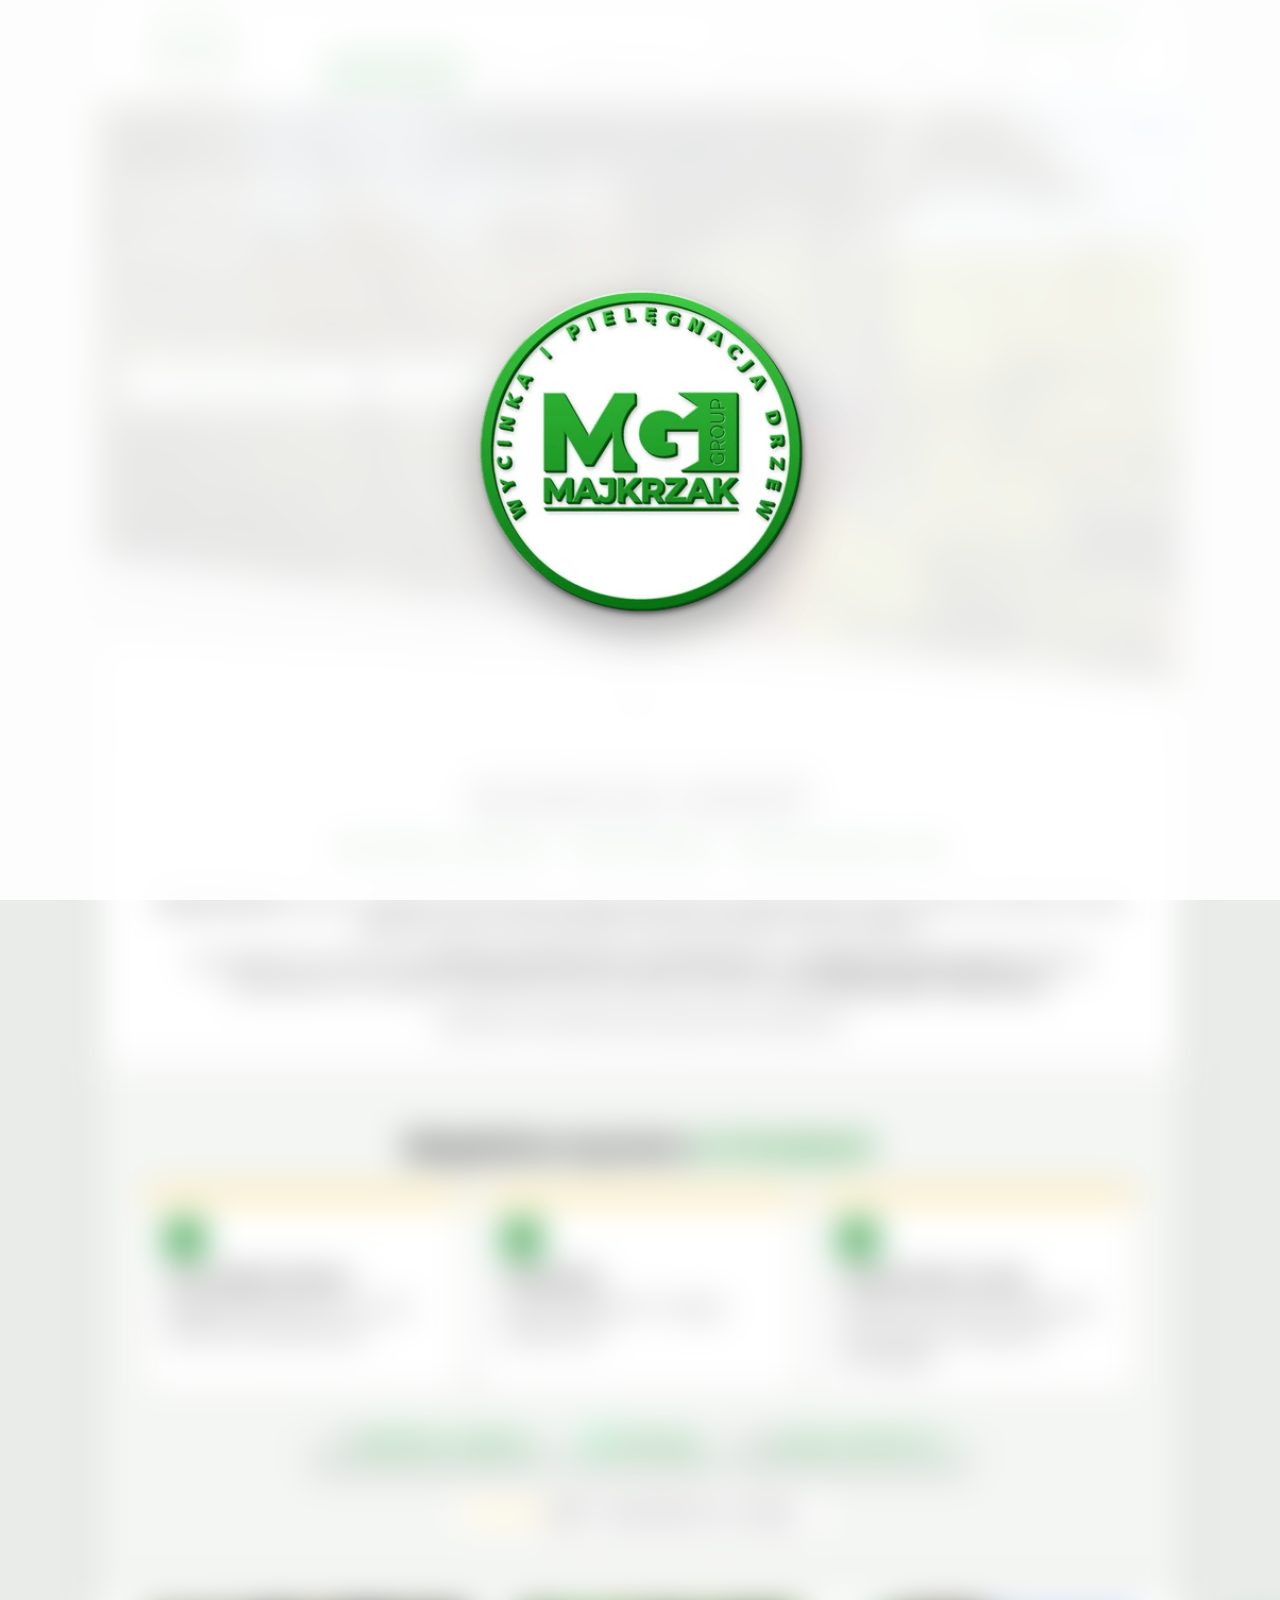
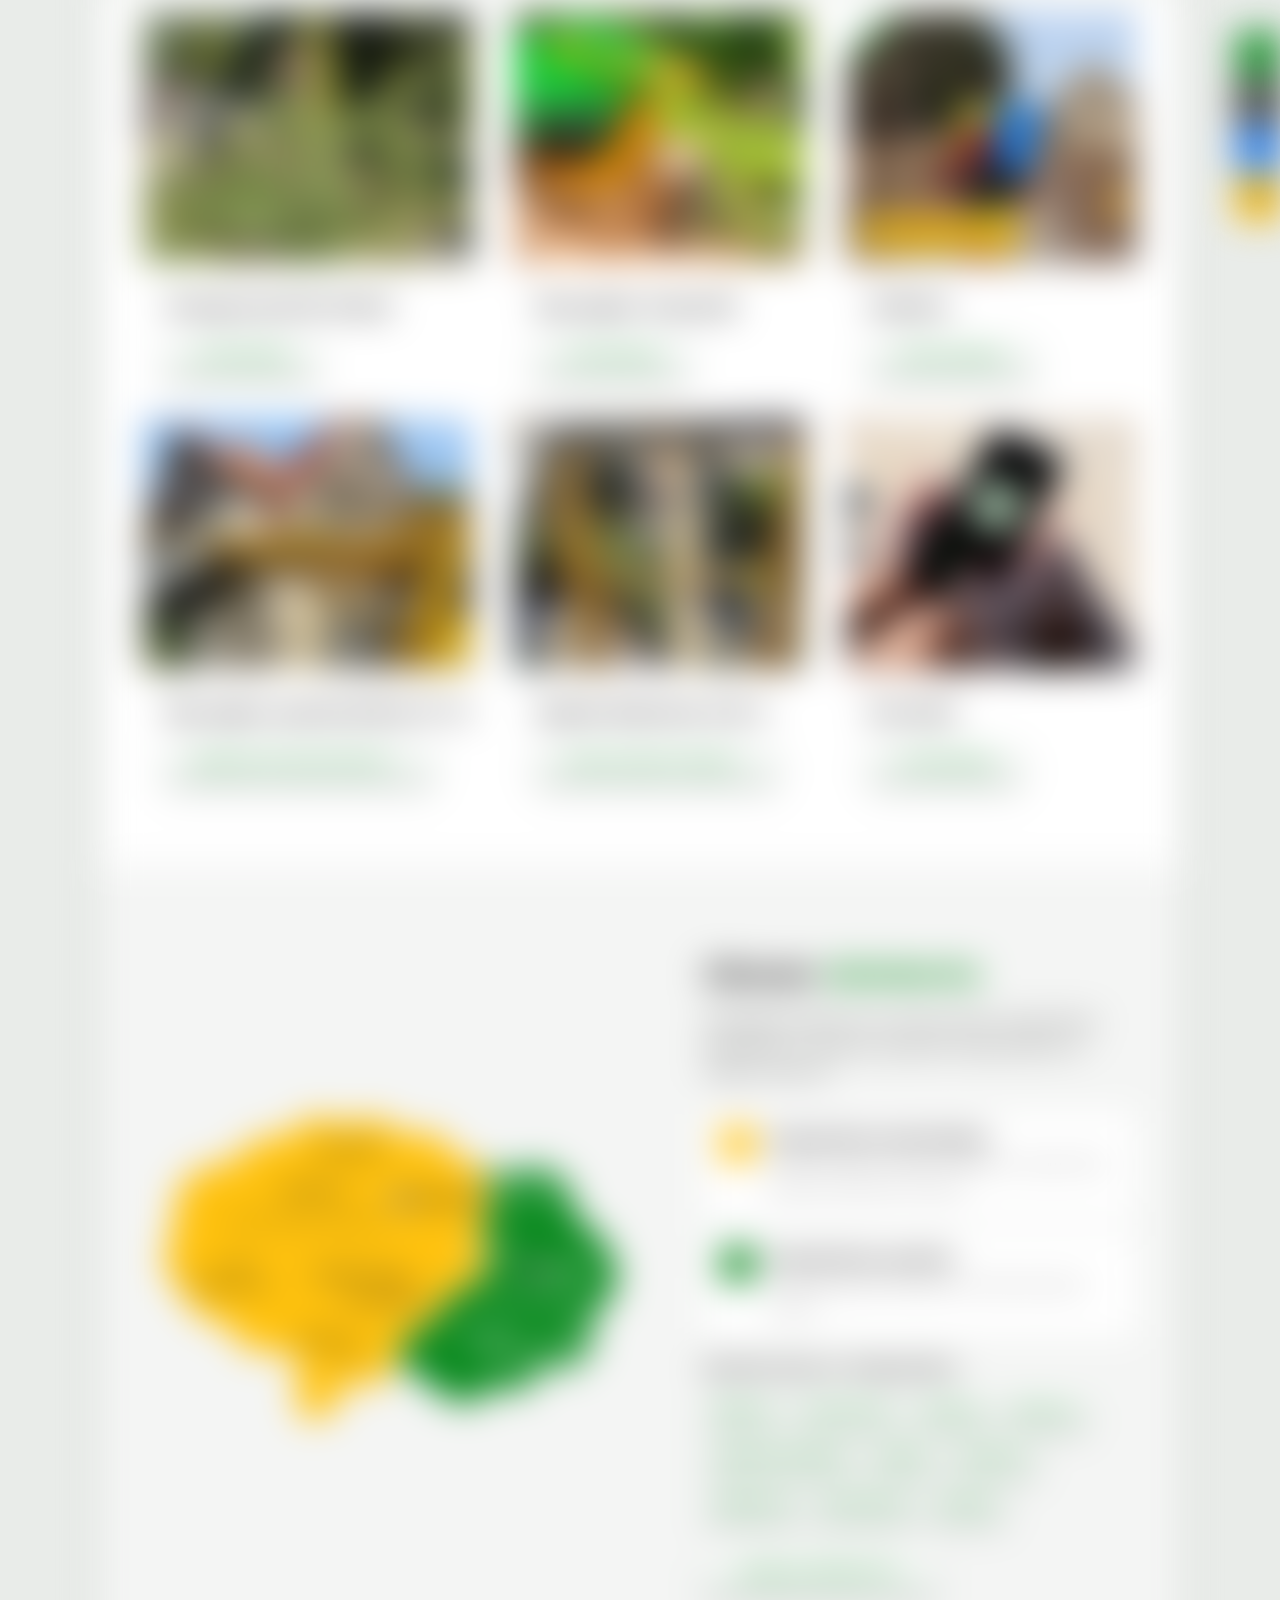
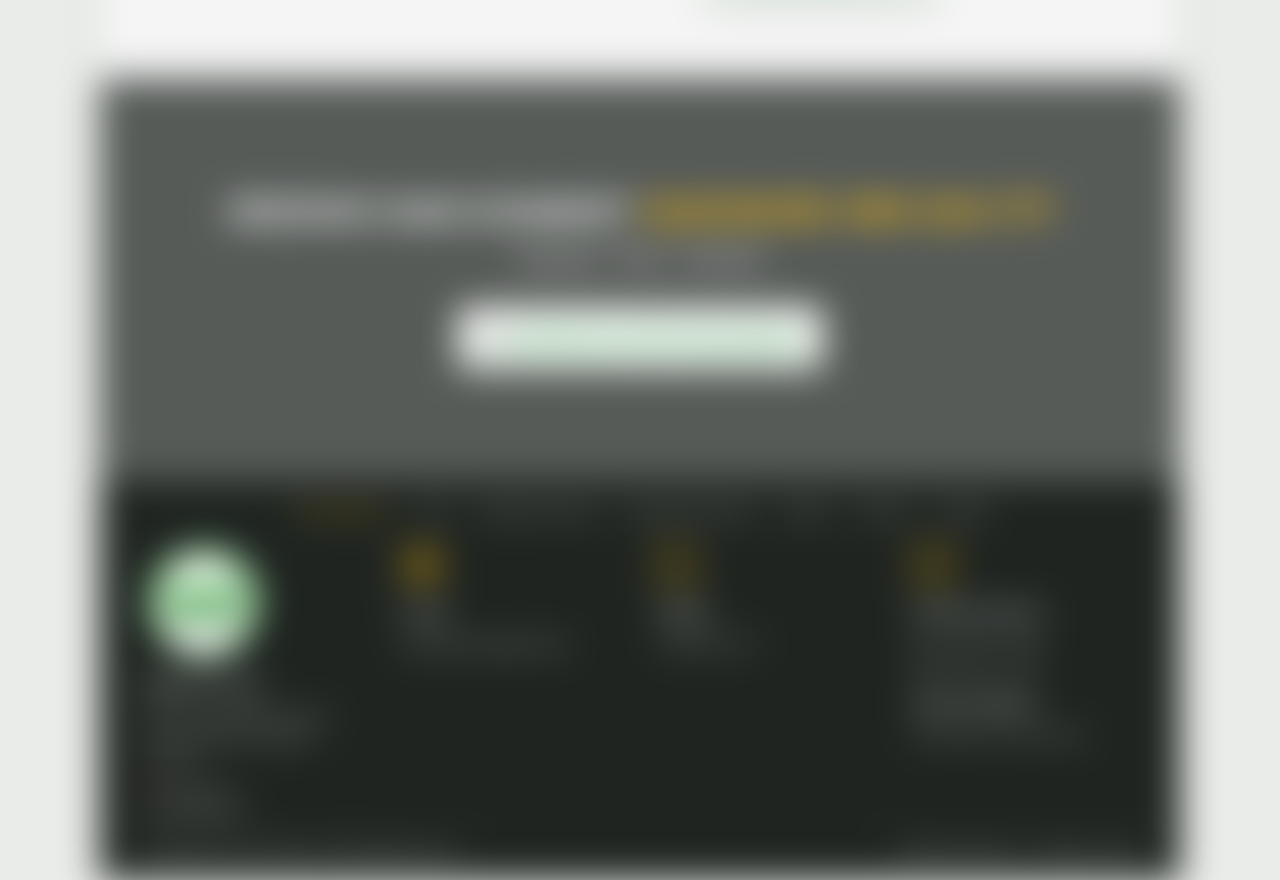
<file: index.html>
<!DOCTYPE html>
<html lang="pl">
<head>
<meta charset="UTF-8">
<meta name="viewport" content="width=device-width, initial-scale=1.0">
<title>Wycinka drzew Bielawa, Dzierżoniów, Ząbkowice – Majkrzak Group | 690 234 777</title>
<meta name="description" content="Wycinka i przycinka drzew przy domach i dachach, z podnośnika 27 m i techniką alpinistyczną. Bielawa, Dzierżoniów, Ząbkowice Śl., Świdnica, Wałbrzych. Bezpłatna wycena po zdjęciu SMS: 690 234 777.">
<link href="https://fonts.googleapis.com/css2?family=Poppins:wght@300;400;500;600;700&family=Oswald:wght@500;700&display=swap" rel="stylesheet">
<link rel="stylesheet" href="style.css">
<link rel="canonical" href="https://majkrzakgroupwycinka.pl/">
<meta property="og:type" content="website"><meta property="og:url" content="https://majkrzakgroupwycinka.pl/"><meta property="og:title" content="Wycinka drzew Bielawa, Dzierżoniów, Ząbkowice – Majkrzak Group | 690 234 777"><meta property="og:image" content="https://majkrzakgroupwycinka.pl/wycinka-drzew.webp"><meta property="og:locale" content="pl_PL">
<link rel="icon" href="favicon.ico" sizes="any"><link rel="icon" type="image/png" href="favicon-192.png"><link rel="apple-touch-icon" href="apple-touch-icon.png">
<meta name="theme-color" content="#1f8a2e">
<script>try{if(!sessionStorage.getItem("splash")&&!matchMedia("(prefers-reduced-motion: reduce)").matches){var h=document.documentElement;h.classList.add("splash");sessionStorage.setItem("splash","1");setTimeout(function(){h.classList.add("splash-out");setTimeout(function(){h.classList.remove("splash","splash-out")},1100)},2000);setTimeout(function(){h.classList.remove("splash","splash-out")},4500)}}catch(e){}</script>
</head>
<body>

<!-- ================= NAGŁÓWEK ================= -->
<header id="top">
  <div class="container head">
    <a href="#start" class="logo"><span class="lg-anim"><img src="logo-plaskie.webp" alt="Majkrzak Group – logo"><img src="logo-3d.webp" class="lg-3d" alt=""></span></a>
    <div class="head-right">
      <div class="head-contact">
        <span>Kontakt:</span>
        <a href="mailto:majkrzakgroup@interia.pl">majkrzakgroup@interia.pl</a>
        <a href="tel:+48690234777">+48 690 234 777</a>
      </div>
      <button class="burger" aria-label="Menu"><span></span><span></span><span></span></button>
      <nav>
        <ul>
          <li><a href="#start" class="active">Strona główna</a></li>
          <li><a href="onas.html">O nas</a></li>
          <li><a href="frezarki.html">Wynajem frezarek</a></li>
          <li><a href="wycinka.html">Usługi wycinki drzew</a></li>
          <li><a href="galeria.html">Galeria</a></li>
          <li><a href="#wycena">Wycena</a></li>
          <li><a href="#kontakt">Kontakt</a></li>
        </ul>
      </nav>
    </div>
  </div>
</header>

<!-- ================= SLIDER ================= -->
<section id="start">
  <div class="slider">
    <div class="slide on" style="background-image:url('wycinka-pilarka-podnosnik.webp');background-position:center 27%">
      <div class="slide-box">
        <div>
          <h2>Profesjonalna wycinka drzew</h2>
          <p>Wycinka sekcyjna, z podnośnika i metodą alpinistyczną. Sprzątamy i wywozimy gałęzie.</p>
        </div>
        <div class="cta-pair"><a href="tel:+48690234777" class="btn btn-yellow btn-big">📞 Zadzwoń: 690 234 777</a><a href="sms:+48690234777" class="btn btn-big btn-sms">💬 SMS ze zdjęciem drzewa</a></div>
      </div>
    </div>
    <div class="slide" style="background-image:url('frezowanie-pni.webp')">
      <div class="slide-box">
        <div>
          <h2>Wynajem frezarek do pni</h2>
          <p>Szybkie i czyste usuwanie pni oraz korzeni bez niszczenia trawnika i kostki.</p>
        </div>
        <a href="frezarki.html" class="btn">Czytaj więcej</a>
      </div>
    </div>
  </div>
  <div class="dots"><button class="on" aria-label="Slajd 1"></button><button aria-label="Slajd 2"></button></div>
</section>

<!-- ================= INTRO / O NAS ================= -->
<section class="intro" id="o-nas">
  <div class="container">
    <h1>Majkrzak Group<span>WYCINKA DRZEW · PRZYCINKA · FREZOWANIE PNI</span></h1>
    <p><strong>Wycinka drzew</strong> przy domu, w ogrodzie czy przy drodze wymaga doświadczenia i dobrego sprzętu. Drzewa rozbieramy sekcyjnie, techniką alpinistyczną albo z kosza podnośnika, a po pracy sprzątamy i wywozimy gałęzie.</p>
    <p>Firma Majkrzak Group zajmuje się <strong>wycinką i przycinką drzew</strong>, <strong>frezowaniem pni</strong> oraz <strong>wynajmem frezarek do pni</strong> dla klientów indywidualnych, firm, wspólnot mieszkaniowych i gmin. Działamy na terenie całego <strong>Dolnego Śląska</strong> i <strong>Opolszczyzny</strong>.</p>
    <p>Zachęcamy do zapoznania się z pełną ofertą naszej firmy!</p>
  </div>
</section>


<!-- ================= WYCENA W 3 KROKACH ================= -->
<section class="steps3" id="wycena">
  <div class="container">
    <h2>Bezpłatna wycena <span>w 3 krokach</span></h2>
    <div class="steps3-grid">
      <div class="step3"><b>1</b><h3>Zrób zdjęcie drzewa</h3><p>Najlepiej całe drzewo i to, co stoi obok: dom, dach, płot, linie.</p></div>
      <div class="step3"><b>2</b><h3>Wyślij SMS</h3><p>Na numer 690 234 777. Dopisz miejscowość.</p></div>
      <div class="step3"><b>3</b><h3>Oddzwonimy z ceną</h3><p>Podamy cenę i termin. Wycena nic nie kosztuje i do niczego nie zobowiązuje.</p></div>
    </div>
    <div class="cta-pair cta-center"><a href="sms:+48690234777" class="btn btn-big btn-sms">💬 Wyślij SMS ze zdjęciem</a><a href="https://wa.me/48690234777?text=Dzie%C5%84%20dobry%2C%20prosz%C4%99%20o%20wycen%C4%99%20wycinki%20drzewa.%20Miejscowo%C5%9B%C4%87%3A%20" target="_blank" rel="noopener" class="btn btn-big btn-wa"><svg class="wa-ic" viewBox="0 0 24 24" aria-hidden="true"><path fill="#25D366" d="M12 2a10 10 0 00-8.6 15.1L2 22l5-1.3A10 10 0 1012 2z"/><path fill="#fff" d="M17.3 14.6c-.3-.1-1.7-.8-1.9-.9-.3-.1-.4-.1-.6.1l-.9 1.1c-.2.2-.3.2-.6.1a7.6 7.6 0 01-3.8-3.3c-.3-.5.3-.5.8-1.6.1-.2 0-.3 0-.5l-.9-2.1c-.2-.6-.5-.5-.6-.5h-.5c-.2 0-.5.1-.7.3-.2.3-1 1-1 2.4s1 2.8 1.2 3c.1.2 2 3.1 4.9 4.3 1.8.8 2.5.8 3.4.7.6-.1 1.7-.7 1.9-1.4.2-.7.2-1.2.2-1.4-.1-.1-.2-.2-.5-.3z"/></svg> WhatsApp</a><a href="tel:+48690234777" class="btn btn-yellow btn-big">📞 Zadzwoń: 690 234 777</a></div>
    <a class="reviews-badge" href="https://www.google.com/maps/search/Majkrzak+Group+wycinka+drzew+Rudnica" target="_blank" rel="noopener"><span class="stars">★★★★★</span> <b>4,8</b> · 17 opinii klientów w Google →</a>
  </div>
</section>

<!-- ================= KAFELKI ================= -->
<section class="tiles" id="oferta">
  <div class="container tiles-grid">
    <div class="tile" id="wycinka">
      <div class="tile-img" style="background-image:url('wycinka-pien.webp');background-position:center"></div>
      <h3>Usługi wycinki drzew</h3>
      <a href="wycinka.html" class="btn btn-outline">Czytaj więcej</a>
    </div>
    <div class="tile" id="frezarki">
      <div class="tile-img" style="background-image:url('frezowanie-pni.webp')"></div>
      <h3>Wynajem frezarek</h3>
      <a href="frezarki.html" class="btn btn-outline">Czytaj więcej</a>
    </div>
    <div class="tile" id="galeria">
      <a href="galeria.html" class="tile-img" aria-label="Galeria realizacji" style="display:block;background-image:url('galeria-arborysta.webp');background-position:center 34%">
        <span class="collage-badge">📷 Nasze realizacje</span>
      </a>
      <h3>Galeria</h3>
      <a href="galeria.html" class="btn btn-outline">Zobacz galerię</a>
    </div>
    <div class="tile" id="podnosnik">
      <div class="tile-img" style="background-image:url('podnosnik-praca.jpg')"></div>
      <h3>Wynajem podnośnika 27 m</h3>
      <a href="https://majkrzakgrouppodnosniki.pl" class="btn btn-outline" target="_blank" rel="noopener">Majkrzak Group Podnośniki →</a>
    </div>
    <div class="tile" id="opinie">
      <div class="tile-img" style="background-image:url('galeria/wycinka-drzew-z-kosza-pilarka.webp')"></div>
      <h3>Opinie klientów 4,8 ★</h3>
      <a href="https://www.google.com/maps/search/Majkrzak+Group+wycinka+drzew+Rudnica" class="btn btn-outline" target="_blank" rel="noopener">Zobacz opinie w Google →</a>
    </div>
    <div class="tile">
      <div class="tile-img" style="background-image:url('kontakt-telefon.webp');background-position:center 40%"></div>
      <h3>Kontakt</h3>
      <a href="#kontakt" class="btn btn-outline">Czytaj więcej</a>
    </div>
  </div>
</section>

<!-- ================= OBSZAR DZIAŁANIA ================= -->
<section class="area" id="obszar">
  <div class="container area-grid">
    <div class="map">
      <!-- Mapa poglądowa – uproszczone kształty województw -->
      <svg viewBox="0 0 640 450" role="img" aria-label="Obszar działania: województwo dolnośląskie i opolskie">
        <path class="region" fill="#FFC20E" d="M40 118 L70 88 L112 80 L140 52 L186 44 L214 20 L256 30 L300 22 L338 46 L372 40 L400 70 L436 88 L446 130 L430 170 L444 204 L424 240 L392 250 L370 286 L338 300 L322 344 L290 380 L262 360 L246 404 L212 420 L190 388 L200 346 L168 324 L134 330 L108 296 L70 282 L44 250 L22 212 L34 170 Z"/>
        <path class="region" fill="#0A8A1F" d="M436 88 L476 96 L510 84 L548 112 L556 150 L590 178 L612 222 L600 262 L574 282 L580 322 L548 350 L512 346 L486 380 L452 372 L420 396 L384 386 L352 360 L322 344 L338 300 L370 286 L392 250 L424 240 L444 204 L430 170 L446 130 Z"/>
        <text class="region-label" x="110" y="165" fill="rgba(0,0,0,.3)">DOLNOŚLĄSKIE</text>
        <text class="region-label" x="500" y="266" text-anchor="middle" fill="rgba(255,255,255,.5)">OPOLSKIE</text>
        <g class="city main"><circle cx="330" cy="130" r="10"/><text x="346" y="136">Wrocław</text></g>
        <g class="city"><circle cx="186" cy="118" r="6"/><text x="198" y="123">Legnica</text></g>
        <g class="city"><circle cx="232" cy="66" r="6"/><text x="244" y="71">Głogów</text></g>
        <g class="city"><circle cx="228" cy="228" r="6"/><text x="240" y="233">Wałbrzych</text></g>
        <g class="city"><circle cx="120" cy="214" r="6"/><text x="60" y="244">Jelenia Góra</text></g>
        <g class="city"><circle cx="266" cy="330" r="6"/><text x="196" y="316">Kłodzko</text></g>
        <g class="city"><circle cx="330" cy="236" r="6"/><text x="262" y="266">Dzierżoniów</text></g>
        <g class="city main on-green"><circle cx="500" cy="220" r="10" style="stroke:#1a1a1a"/><text x="516" y="226">Opole</text></g>
        <g class="city on-green"><circle cx="420" cy="196" r="6"/><text x="432" y="201">Brzeg</text></g>
        <g class="city on-green"><circle cx="420" cy="306" r="6"/><text x="432" y="311">Nysa</text></g>
        <g class="city on-green"><circle cx="545" cy="300" r="6"/><text x="505" y="330" text-anchor="middle">Kędzierzyn-Koźle</text></g>
        <g class="city on-green"><circle cx="520" cy="124" r="6"/><text x="508" y="129" text-anchor="end">Kluczbork</text></g>
      </svg>
    </div>
    <div>
      <h2>Obszar <span>działania</span></h2>
      <p>Obsługujemy klientów na terenie dwóch województw. Dojeżdżamy z własnym sprzętem bezpośrednio na miejsce zlecenia.</p>
      <div class="legend">
        <div><i style="background:var(--yellow)"></i><span><b>Województwo dolnośląskie</b><small>Wrocław, Legnica, Głogów, Wałbrzych, Jelenia Góra, Kłodzko, Dzierżoniów i okolice</small></span></div>
        <div><i style="background:var(--green)"></i><span><b>Województwo opolskie</b><small>Opole, Brzeg, Nysa, Kędzierzyn-Koźle, Kluczbork i okolice</small></span></div>
      </div>
      <p style="font-weight:600;color:var(--black);margin:-10px 0 0">Wycinka drzew w Twojej okolicy:</p>
      <div class="city-links">
        <a href="wycinka-drzew-bielawa.html">Bielawa</a>
        <a href="wycinka-drzew-dzierzoniow.html">Dzierżoniów</a>
        <a href="wycinka-drzew-pieszyce.html">Pieszyce</a>
        <a href="wycinka-drzew-niemcza.html">Niemcza</a>
        <a href="wycinka-drzew-zabkowice-slaskie.html">Ząbkowice Śląskie</a>
        <a href="wycinka-drzew-ziebice.html">Ziębice</a>
        <a href="wycinka-drzew-swidnica.html">Świdnica</a>
        <a href="wycinka-drzew-walbrzych.html">Wałbrzych</a>
        <a href="wycinka-drzew-nowa-ruda.html">Nowa Ruda</a>
        <a href="wycinka-drzew-klodzko.html">Kłodzko</a>
      </div>
      <a href="tel:+48690234777" class="btn">Zadzwoń: 690 234 777</a>
    </div>
  </div>
</section>

<!-- ================= BANER ================= -->
<section class="parallax">
  <div class="container">
    <h2>DRZEWO NAD DOMEM? <span>ZADZWOŃ: 690 234 777</span></h2>
    <p>Drzewa · Pnie · Frezarki</p>
    <a href="tel:+48690234777" class="btn btn-yellow btn-big">📞 Zadzwoń po darmową wycenę</a>
  </div>
</section>

<!-- ================= STOPKA / KONTAKT ================= -->
<footer id="kontakt">
  <div class="foot-menu">
    <div class="container">
      <ul>
        <li><a href="#start" class="active">Strona główna</a></li>
        <li><a href="onas.html">O nas</a></li>
        <li><a href="frezarki.html">Wynajem frezarek</a></li>
        <li><a href="wycinka.html">Usługi wycinki drzew</a></li>
        <li><a href="galeria.html">Galeria</a></li>
        <li><a href="#wycena">Wycena</a></li>
        <li><a href="#kontakt">Kontakt</a></li>
      </ul>
    </div>
  </div>
  <div class="container foot-cols">
    <div>
      <img src="logo-3d.webp" alt="Majkrzak Group" class="foot-logo">
      <h4>Majkrzak Group</h4>
      <p>Wycinka i pielęgnacja drzew<br>Frezowanie pni i wynajem frezarek</p>
      <p style="margin-top:10px">📍 Rudnica 43<br>58-260 Bielawa</p>
    </div>
    <div>
      <div class="ico"><svg viewBox="0 0 24 24"><path d="M20 4H4a2 2 0 00-2 2v12a2 2 0 002 2h16a2 2 0 002-2V6a2 2 0 00-2-2zm0 4l-8 5-8-5V6l8 5 8-5v2z"/></svg></div>
      <h4>E-mail</h4>
      <a href="mailto:majkrzakgroup@interia.pl">majkrzakgroup@interia.pl</a>
    </div>
    <div>
      <div class="ico"><svg viewBox="0 0 24 24"><path d="M6.6 10.8a15.1 15.1 0 006.6 6.6l2.2-2.2c.3-.3.7-.4 1-.2 1.1.4 2.3.6 3.6.6.6 0 1 .4 1 1V20c0 .6-.4 1-1 1A17 17 0 013 4c0-.6.4-1 1-1h3.5c.6 0 1 .4 1 1 0 1.3.2 2.5.6 3.6.1.3 0 .7-.2 1L6.6 10.8z"/></svg></div>
      <h4>Telefon</h4>
      <a href="tel:+48690234777">+48 690 234 777</a>
    </div>
    <div>
      <div class="ico"><svg viewBox="0 0 24 24"><path d="M12 2a10 10 0 100 20 10 10 0 000-20zm0 18a8 8 0 110-16 8 8 0 010 16zm.5-13H11v6l5.2 3.2.8-1.3-4.5-2.7V7z"/></svg></div>
      <h4>Godziny otwarcia</h4>
      <p>Pon – Pt: 7:00 – 18:00</p>
      <p>Sobota: 8:00 – 14:00</p>
      <h4 style="margin-top:14px">Obszar działania</h4>
      <p>Dolny Śląsk i Opolszczyzna</p>
    </div>
  </div>
  <div class="copy">
    <div class="container">
      <span>Wszelkie prawa zastrzeżone © 2026 Majkrzak Group</span>
      <span><a href="#">Polityka prywatności</a> &nbsp;·&nbsp; <a href="#">Polityka Cookies</a></span>
    </div>
  </div>
</footer>

<!-- ================= IKONY BOCZNE ================= -->
<div class="side-icons">
  <a href="tel:+48690234777" class="s-phone" aria-label="Zadzwoń"><svg viewBox="0 0 24 24"><path d="M6.6 10.8a15.1 15.1 0 006.6 6.6l2.2-2.2c.3-.3.7-.4 1-.2 1.1.4 2.3.6 3.6.6.6 0 1 .4 1 1V20c0 .6-.4 1-1 1A17 17 0 013 4c0-.6.4-1 1-1h3.5c.6 0 1 .4 1 1 0 1.3.2 2.5.6 3.6.1.3 0 .7-.2 1L6.6 10.8z"/></svg></a>
  <a href="mailto:majkrzakgroup@interia.pl" class="s-mail" aria-label="E-mail"><svg viewBox="0 0 24 24"><path d="M20 4H4a2 2 0 00-2 2v12a2 2 0 002 2h16a2 2 0 002-2V6a2 2 0 00-2-2zm0 4l-8 5-8-5V6l8 5 8-5v2z"/></svg></a>
  <a href="https://www.facebook.com/MajkrzakGroup/" target="_blank" rel="noopener" class="s-fb" aria-label="Facebook"><svg viewBox="0 0 24 24"><path d="M14 8V6c0-.9.2-1.4 1.6-1.4H18V1h-3.4C11.1 1 10 2.8 10 5.7V8H7.5v3.5H10V23h4V11.5h3.1L17.6 8H14z"/></svg></a>
  <a href="#obszar" class="s-map" aria-label="Obszar działania"><svg viewBox="0 0 24 24"><path d="M12 2a7 7 0 00-7 7c0 5.2 7 13 7 13s7-7.8 7-13a7 7 0 00-7-7zm0 9.5A2.5 2.5 0 1112 6.5a2.5 2.5 0 010 5z"/></svg></a>
</div>
<button class="to-top" aria-label="Do góry" onclick="window.scrollTo({top:0})">▲</button>

<script>
  // Slider
  const slides = document.querySelectorAll('.slide');
  const dots = document.querySelectorAll('.dots button');
  let cur = 0, timer;
  function show(i){
    slides[cur].classList.remove('on'); dots[cur].classList.remove('on');
    cur = i; slides[cur].classList.add('on'); dots[cur].classList.add('on');
  }
  function auto(){ clearInterval(timer); timer = setInterval(() => show((cur + 1) % slides.length), 5000); }
  dots.forEach((d, i) => d.addEventListener('click', () => { show(i); auto(); }));
  auto();

  // Menu mobilne
  const nav = document.querySelector('nav');
  document.querySelector('.burger').addEventListener('click', () => nav.classList.toggle('open'));
  nav.querySelectorAll('a').forEach(a => a.addEventListener('click', () => nav.classList.remove('open')));

  // Mniejszy nagłówek po przewinięciu + przycisk "do góry"
  const header = document.querySelector('header'), toTop = document.querySelector('.to-top');
  window.addEventListener('scroll', () => {
    header.classList.toggle('small', scrollY > 80);
    toTop.classList.toggle('show', scrollY > 500);
  });
</script>
<script>if("scrollRestoration" in history)history.scrollRestoration="manual";if(!location.hash){window.scrollTo(0,0);addEventListener("load",function(){window.scrollTo(0,0)})}</script>
</body>
</html>
</file>
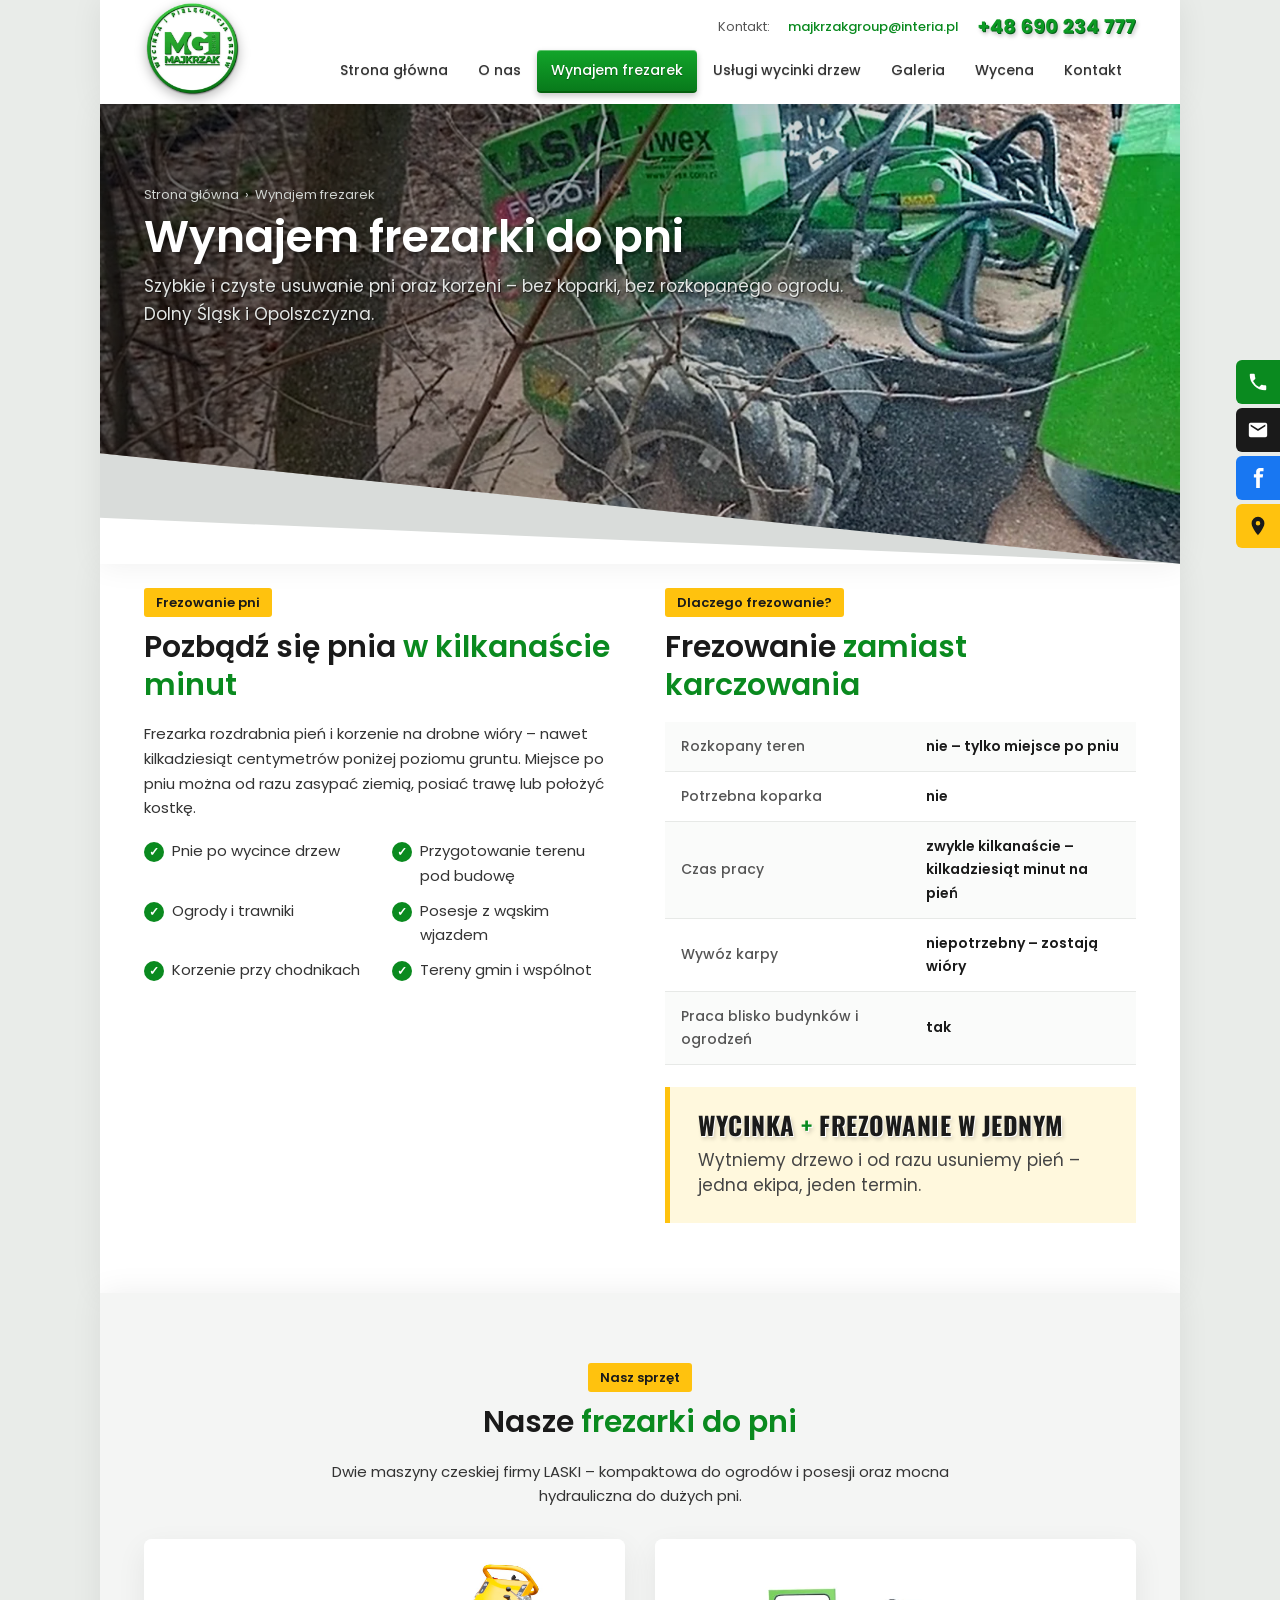
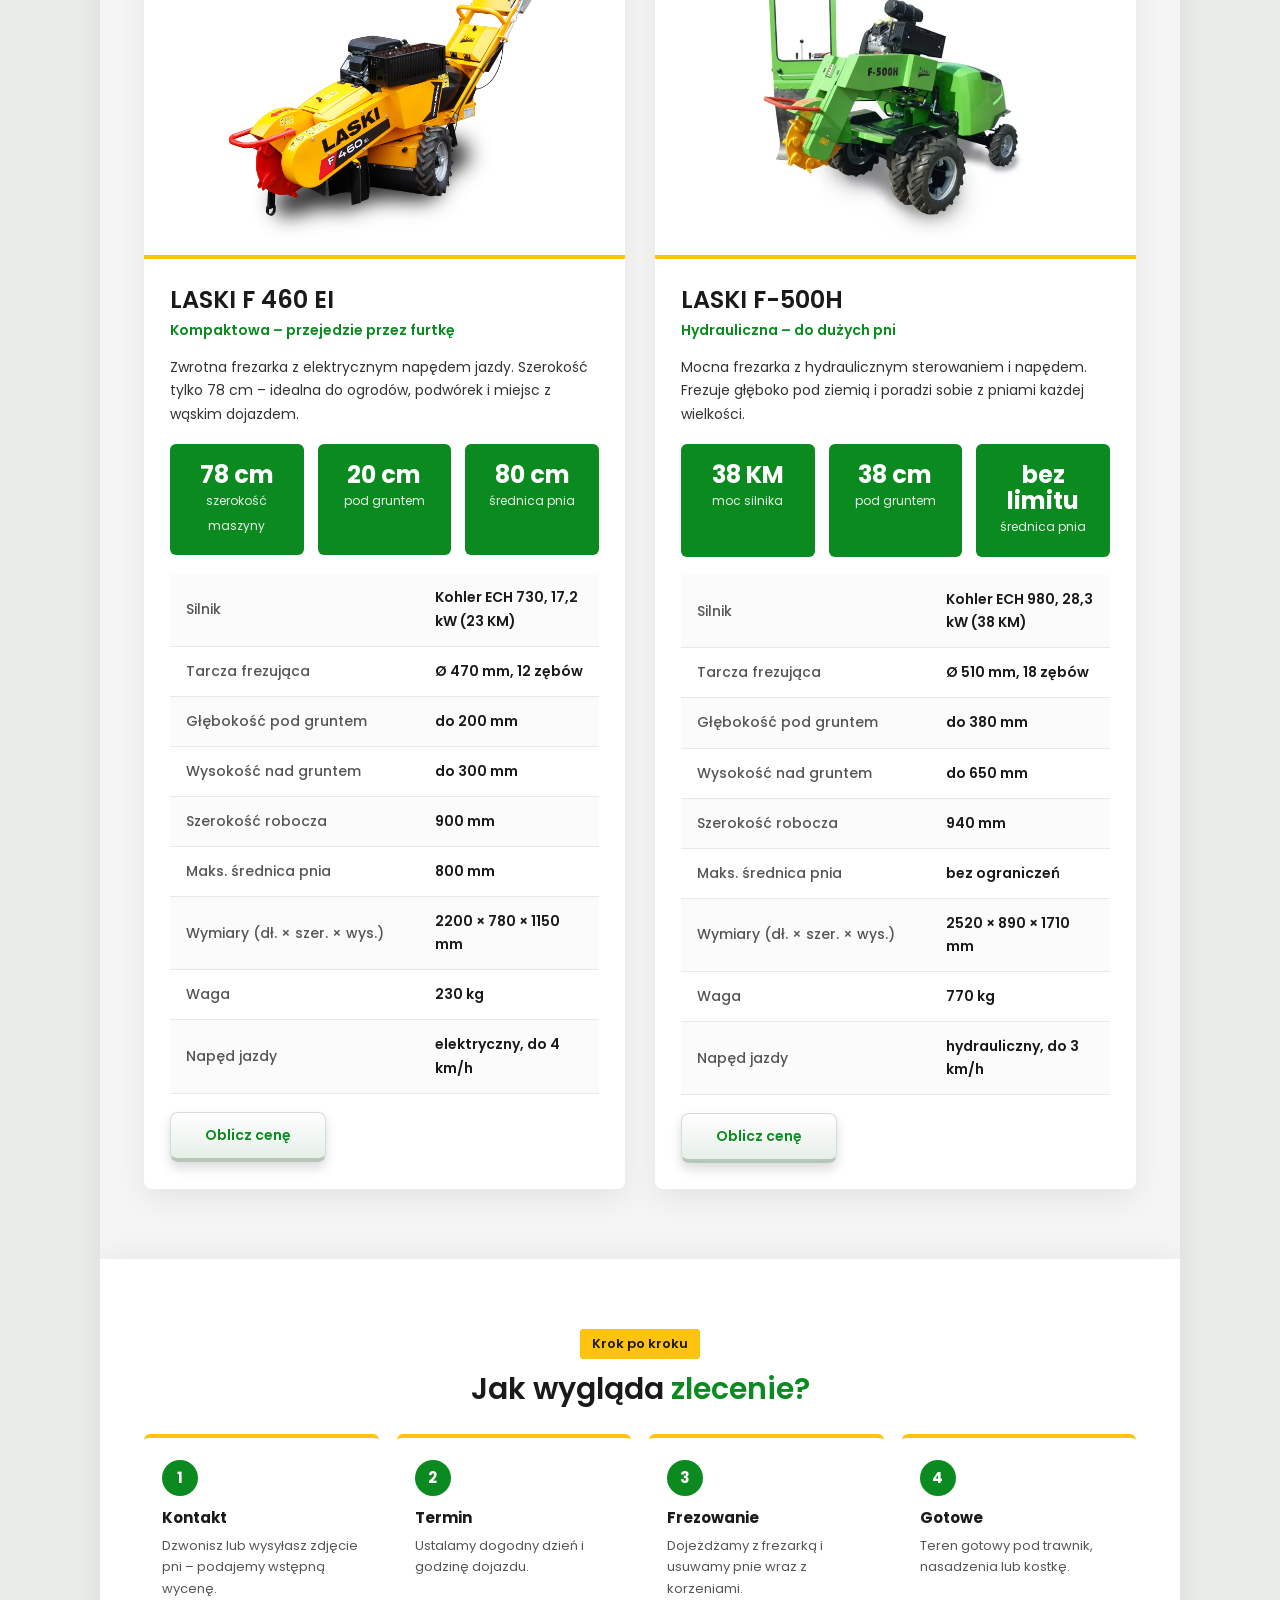
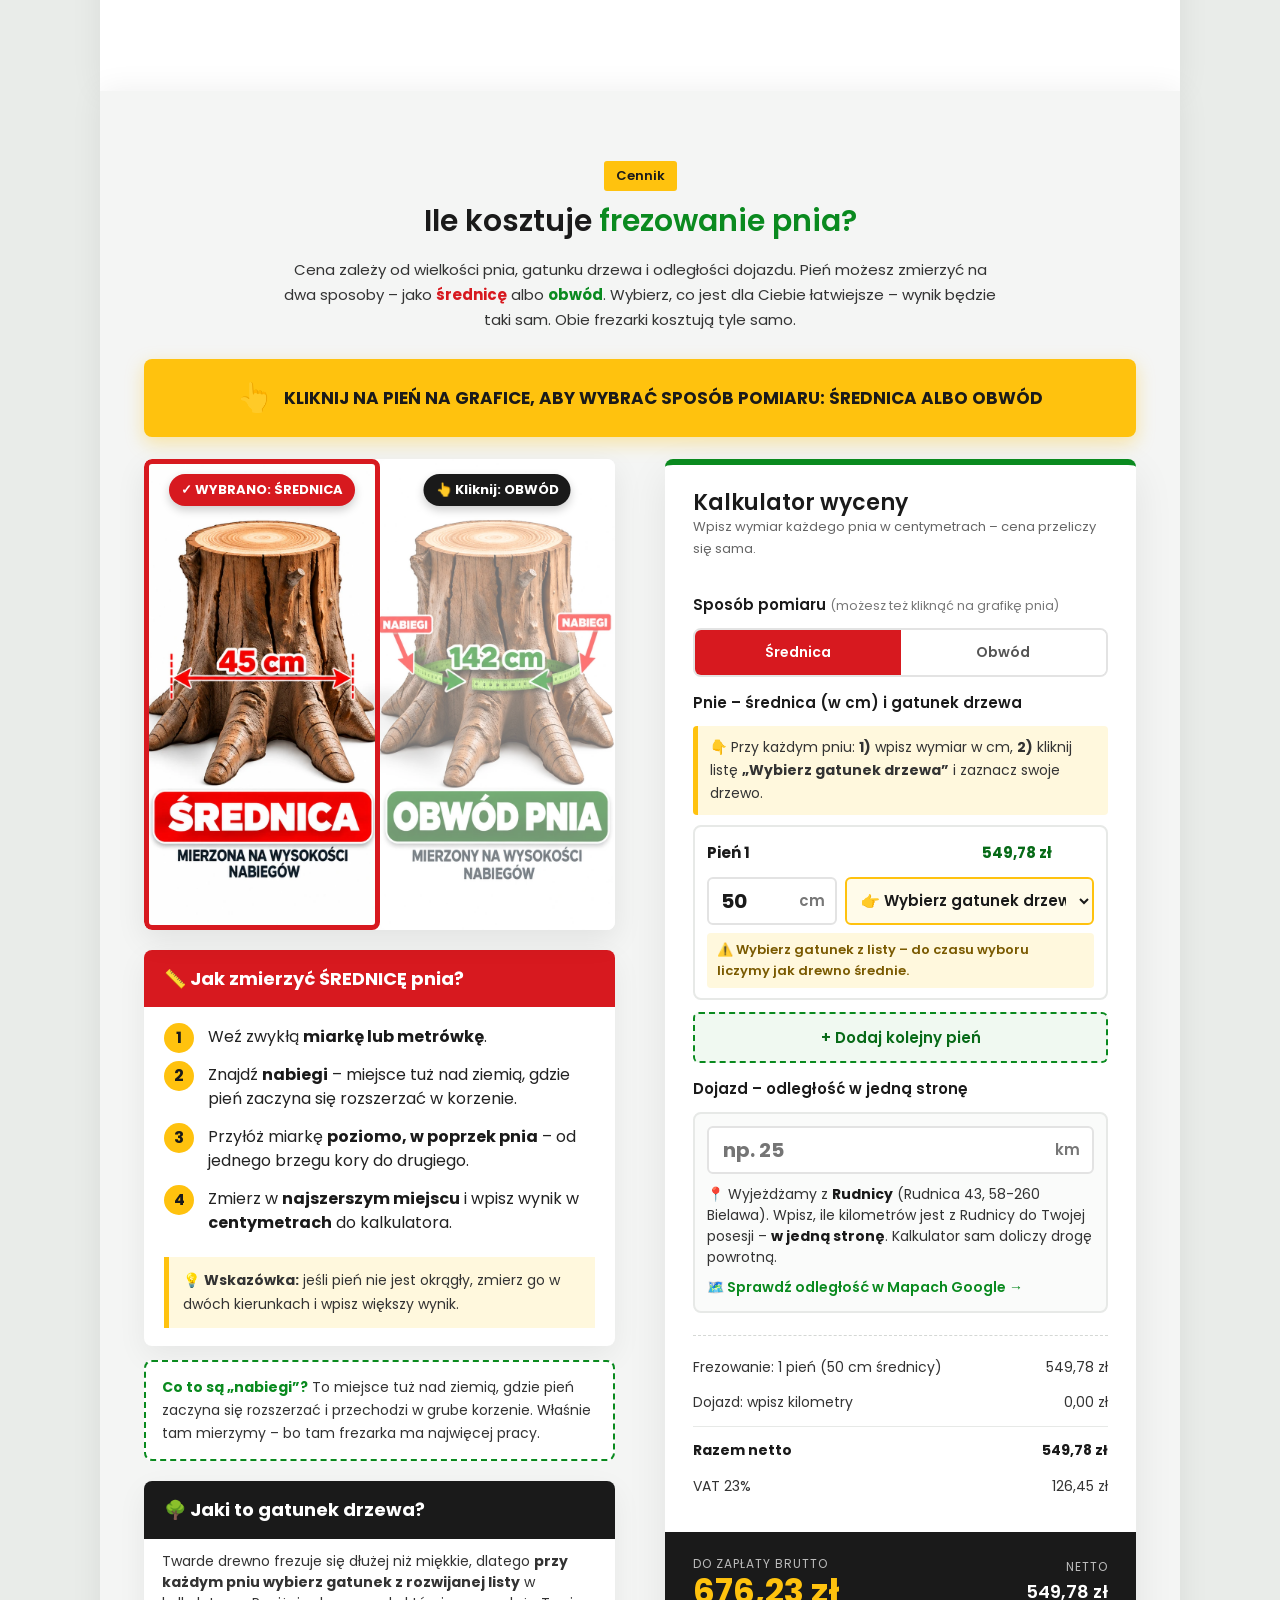
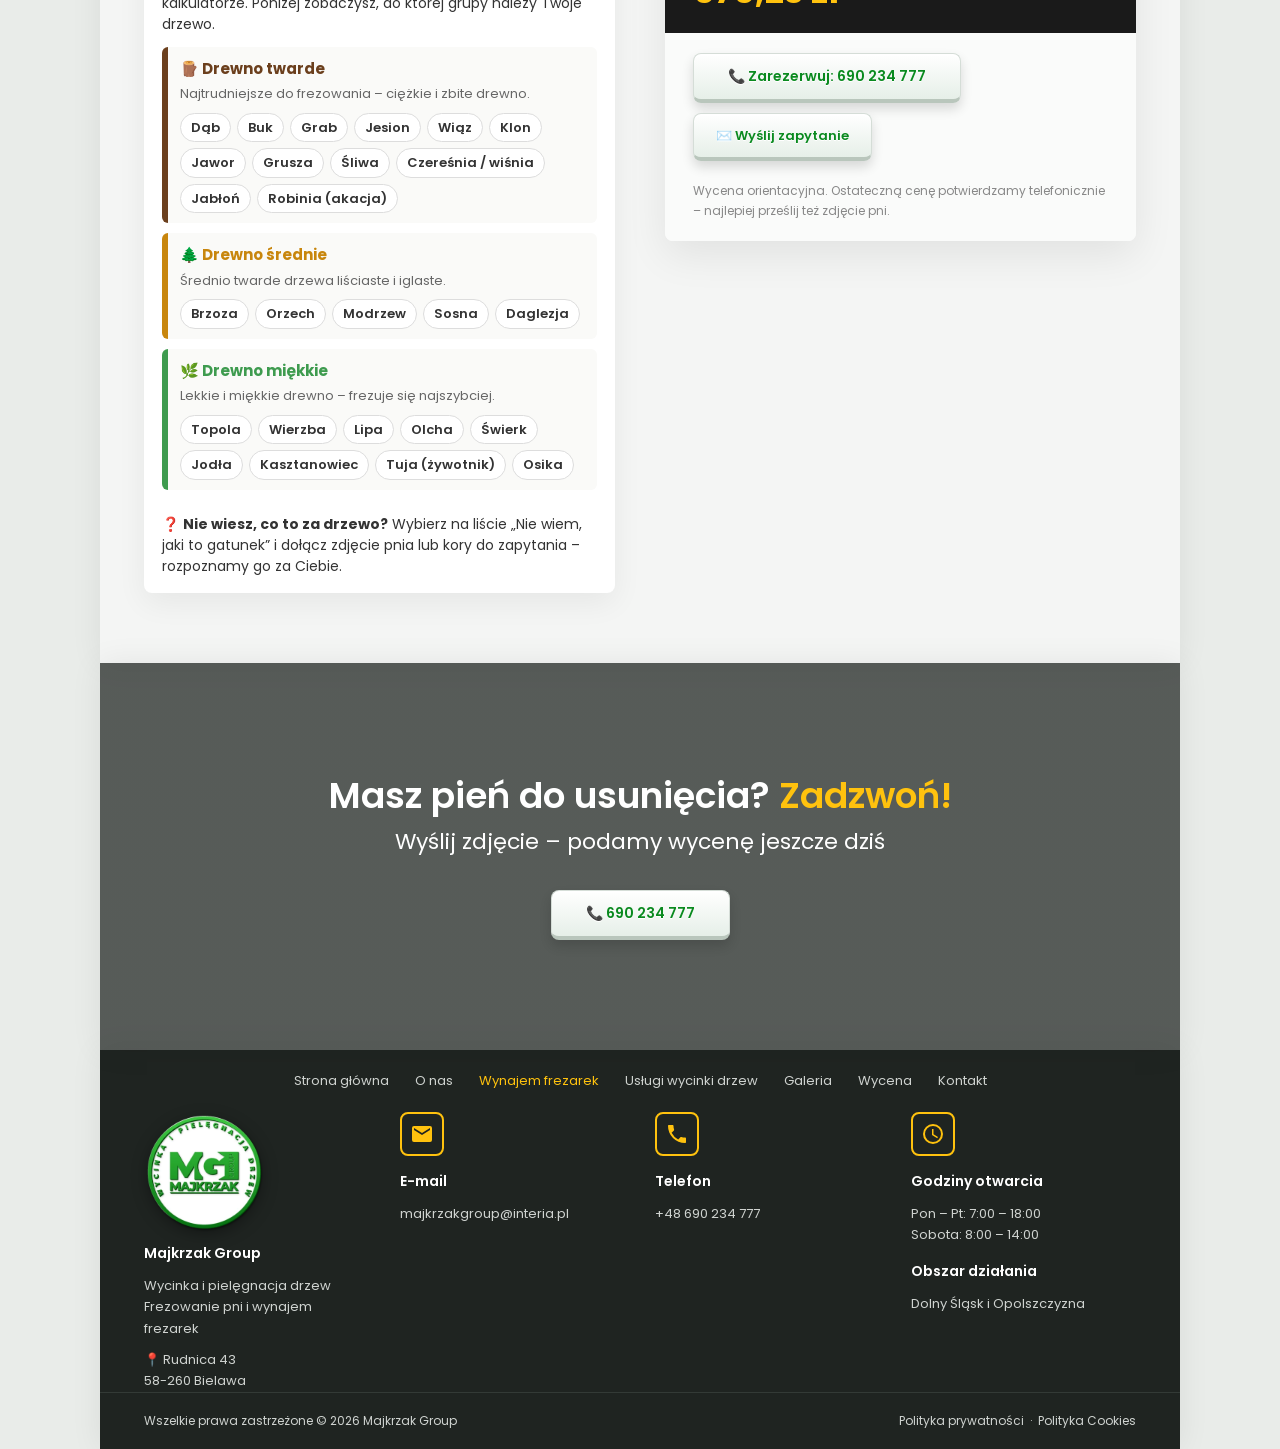
<file: frezarki.html>
<!DOCTYPE html>
<html lang="pl">
<head>
<meta charset="UTF-8">
<meta name="viewport" content="width=device-width, initial-scale=1.0">
<title>Wynajem frezarki do pni – Majkrzak Group</title>
<meta name="description" content="Wynajem frezarki do pni oraz frezowanie pni z operatorem. Kalkulator ceny netto i brutto. Dolny Śląsk i Opolszczyzna.">
<link href="https://fonts.googleapis.com/css2?family=Poppins:wght@300;400;500;600;700&family=Oswald:wght@500;700&display=swap" rel="stylesheet">
<link rel="stylesheet" href="style.css">
<link rel="canonical" href="https://majkrzakgroupwycinka.pl/frezarki.html">
<meta property="og:type" content="website"><meta property="og:url" content="https://majkrzakgroupwycinka.pl/frezarki.html"><meta property="og:title" content="Wynajem frezarki do pni – Majkrzak Group"><meta property="og:image" content="https://majkrzakgroupwycinka.pl/wycinka-drzew.webp"><meta property="og:locale" content="pl_PL">
<link rel="icon" href="favicon.ico" sizes="any"><link rel="icon" type="image/png" href="favicon-192.png"><link rel="apple-touch-icon" href="apple-touch-icon.png">
<meta name="theme-color" content="#1f8a2e">
</head>
<body>

<!-- ================= NAGŁÓWEK ================= -->
<header id="top">
  <div class="container head">
    <a href="index.html" class="logo"><span class="lg-anim"><img src="logo-plaskie.webp" alt="Majkrzak Group – logo"><img src="logo-3d.webp" class="lg-3d" alt=""></span></a>
    <div class="head-right">
      <div class="head-contact">
        <span>Kontakt:</span>
        <a href="mailto:majkrzakgroup@interia.pl">majkrzakgroup@interia.pl</a>
        <a href="tel:+48690234777">+48 690 234 777</a>
      </div>
      <button class="burger" aria-label="Menu"><span></span><span></span><span></span></button>
      <nav>
        <ul>
          <li><a href="index.html">Strona główna</a></li>
          <li><a href="onas.html">O nas</a></li>
          <li><a href="frezarki.html" class="active">Wynajem frezarek</a></li>
          <li><a href="wycinka.html">Usługi wycinki drzew</a></li>
          <li><a href="galeria.html">Galeria</a></li>
          <li><a href="index.html#wycena">Wycena</a></li>
          <li><a href="#kontakt">Kontakt</a></li>
        </ul>
      </nav>
    </div>
  </div>
</header>

<!-- ================= TYTUŁ PODSTRONY ================= -->
<div class="ph-wrap"><section class="page-head ph-foto" style="background-image:linear-gradient(100deg,rgba(0,0,0,.66) 0%,rgba(0,0,0,.3) 45%,rgba(0,0,0,.05) 75%),url('frezowanie-laski.webp');background-position:center 35%">
  <div class="container">
    <div class="crumbs"><a href="index.html">Strona główna</a> &nbsp;›&nbsp; Wynajem frezarek</div>
    <h1>Wynajem frezarki do pni</h1>
    <p>Szybkie i czyste usuwanie pni oraz korzeni – bez koparki, bez rozkopanego ogrodu. Dolny Śląsk i Opolszczyzna.</p>
  </div>
</section></div>

<!-- ================= FREZOWANIE – OPIS ================= -->
<section class="sec">
  <div class="container two-col">
    <div>
      <span class="pill">Frezowanie pni</span>
      <h2>Pozbądź się pnia <span>w kilkanaście minut</span></h2>
      <p>Frezarka rozdrabnia pień i korzenie na drobne wióry – nawet kilkadziesiąt centymetrów poniżej poziomu gruntu. Miejsce po pniu można od razu zasypać ziemią, posiać trawę lub położyć kostkę.</p>
      <ul class="uses" style="margin-top:18px">
        <li>Pnie po wycince drzew</li>
        <li>Przygotowanie terenu pod budowę</li>
        <li>Ogrody i trawniki</li>
        <li>Posesje z wąskim wjazdem</li>
        <li>Korzenie przy chodnikach</li>
        <li>Tereny gmin i wspólnot</li>
      </ul>
    </div>
    <div>
      <span class="pill">Dlaczego frezowanie?</span>
      <h2>Frezowanie <span>zamiast karczowania</span></h2>
      <table class="specs" style="margin-top:6px">
        <tr><th>Rozkopany teren</th><td>nie – tylko miejsce po pniu</td></tr>
        <tr><th>Potrzebna koparka</th><td>nie</td></tr>
        <tr><th>Czas pracy</th><td>zwykle kilkanaście – kilkadziesiąt minut na pień</td></tr>
        <tr><th>Wywóz karpy</th><td>niepotrzebny – zostają wióry</td></tr>
        <tr><th>Praca blisko budynków i ogrodzeń</th><td>tak</td></tr>
      </table>
      <div class="note-op note-combo">
        <div><strong class="combo-h">Wycinka <span>+</span> frezowanie w jednym</strong>
        <p>Wytniemy drzewo i od razu usuniemy pień – jedna ekipa, jeden termin.</p></div>
      </div>
    </div>
  </div>
</section>

<!-- ================= NASZE FREZARKI ================= -->
<section class="sec sec-gray" id="maszyny">
  <div class="container">
    <div style="text-align:center;margin-bottom:30px">
      <span class="pill">Nasz sprzęt</span>
      <h2>Nasze <span>frezarki do pni</span></h2>
      <p style="max-width:640px;margin:0 auto">Dwie maszyny czeskiej firmy LASKI – kompaktowa do ogrodów i posesji oraz mocna hydrauliczna do dużych pni.</p>
    </div>
    <div class="machines">

      <!-- F 460 EI -->
      <div class="machine">
        <div class="machine-photo"><img src="frezarka-f460ei.jpg" alt="Frezarka do pni LASKI F 460 EI"></div>
        <div class="machine-body">
          <h3>LASKI F 460 EI</h3>
          <div class="tagline">Kompaktowa – przejedzie przez furtkę</div>
          <p>Zwrotna frezarka z elektrycznym napędem jazdy. Szerokość tylko 78 cm – idealna do ogrodów, podwórek i miejsc z wąskim dojazdem.</p>
          <div class="big-stats">
            <div><b>78 cm</b><small>szerokość maszyny</small></div>
            <div><b>20 cm</b><small>pod gruntem</small></div>
            <div><b>80 cm</b><small>średnica pnia</small></div>
          </div>
          <table class="specs">
            <tr><th>Silnik</th><td>Kohler ECH 730, 17,2 kW (23 KM)</td></tr>
            <tr><th>Tarcza frezująca</th><td>Ø 470 mm, 12 zębów</td></tr>
            <tr><th>Głębokość pod gruntem</th><td>do 200 mm</td></tr>
            <tr><th>Wysokość nad gruntem</th><td>do 300 mm</td></tr>
            <tr><th>Szerokość robocza</th><td>900 mm</td></tr>
            <tr><th>Maks. średnica pnia</th><td>800 mm</td></tr>
            <tr><th>Wymiary (dł. × szer. × wys.)</th><td>2200 × 780 × 1150 mm</td></tr>
            <tr><th>Waga</th><td>230 kg</td></tr>
            <tr><th>Napęd jazdy</th><td>elektryczny, do 4 km/h</td></tr>
          </table>
          <a href="#cennik" class="btn">Oblicz cenę</a>
        </div>
      </div>

      <!-- F 500 H -->
      <div class="machine">
        <div class="machine-photo"><img src="frezarka-f500h.webp" alt="Frezarka do pni LASKI F-500H"></div>
        <div class="machine-body">
          <h3>LASKI F-500H</h3>
          <div class="tagline">Hydrauliczna – do dużych pni</div>
          <p>Mocna frezarka z hydraulicznym sterowaniem i napędem. Frezuje głęboko pod ziemią i poradzi sobie z pniami każdej wielkości.</p>
          <div class="big-stats">
            <div><b>38 KM</b><small>moc silnika</small></div>
            <div><b>38 cm</b><small>pod gruntem</small></div>
            <div><b>bez limitu</b><small>średnica pnia</small></div>
          </div>
          <table class="specs">
            <tr><th>Silnik</th><td>Kohler ECH 980, 28,3 kW (38 KM)</td></tr>
            <tr><th>Tarcza frezująca</th><td>Ø 510 mm, 18 zębów</td></tr>
            <tr><th>Głębokość pod gruntem</th><td>do 380 mm</td></tr>
            <tr><th>Wysokość nad gruntem</th><td>do 650 mm</td></tr>
            <tr><th>Szerokość robocza</th><td>940 mm</td></tr>
            <tr><th>Maks. średnica pnia</th><td>bez ograniczeń</td></tr>
            <tr><th>Wymiary (dł. × szer. × wys.)</th><td>2520 × 890 × 1710 mm</td></tr>
            <tr><th>Waga</th><td>770 kg</td></tr>
            <tr><th>Napęd jazdy</th><td>hydrauliczny, do 3 km/h</td></tr>
          </table>
          <a href="#cennik" class="btn">Oblicz cenę</a>
        </div>
      </div>

    </div>
  </div>
</section>

<!-- ================= JAK TO WYGLĄDA ================= -->
<section class="sec">
  <div class="container">
    <div style="text-align:center;margin-bottom:26px">
      <span class="pill">Krok po kroku</span>
      <h2>Jak wygląda <span>zlecenie?</span></h2>
    </div>
    <div class="steps">
      <div class="step"><i>1</i><h4>Kontakt</h4><p>Dzwonisz lub wysyłasz zdjęcie pni – podajemy wstępną wycenę.</p></div>
      <div class="step"><i>2</i><h4>Termin</h4><p>Ustalamy dogodny dzień i godzinę dojazdu.</p></div>
      <div class="step"><i>3</i><h4>Frezowanie</h4><p>Dojeżdżamy z frezarką i usuwamy pnie wraz z korzeniami.</p></div>
      <div class="step"><i>4</i><h4>Gotowe</h4><p>Teren gotowy pod trawnik, nasadzenia lub kostkę.</p></div>
    </div>
  </div>
</section>

<!-- ================= CENNIK + KALKULATOR ================= -->
<section class="sec sec-gray" id="cennik">
  <div class="container">
    <div style="text-align:center;margin-bottom:26px">
      <span class="pill">Cennik</span>
      <h2>Ile kosztuje <span>frezowanie pnia?</span></h2>
      <p style="max-width:720px;margin:0 auto">Cena zależy od wielkości pnia, gatunku drzewa i odległości dojazdu. Pień możesz zmierzyć na dwa sposoby – jako <b style="color:var(--red)">średnicę</b> albo <b style="color:var(--green)">obwód</b>. Wybierz, co jest dla Ciebie łatwiejsze – wynik będzie taki sam. Obie frezarki kosztują tyle samo.</p>
    </div>

    <div class="click-hint"><span class="hand">👆</span> KLIKNIJ NA PIEŃ NA GRAFICE, ABY WYBRAĆ SPOSÓB POMIARU: ŚREDNICA ALBO OBWÓD</div>

    <div class="two-col">
      <!-- Grafika + instrukcja -->
      <div>
        <div class="stump-pick">
          <img src="pomiar-pnia.webp" alt="Jak zmierzyć pień: po lewej średnica, po prawej obwód – mierzone na wysokości nabiegów">
          <button type="button" data-m="srednica" class="on" aria-label="Wybierz pomiar średnicy"><span class="badge">✓ WYBRANO: ŚREDNICA</span></button>
          <button type="button" data-m="obwod" aria-label="Wybierz pomiar obwodu"><span class="badge">👆 Kliknij: OBWÓD</span></button>
        </div>

        <div class="how srednica" id="how">
          <div class="how-head" id="howHead"></div>
          <ol id="howList"></ol>
          <div class="tip" id="howTip"></div>
        </div>

        <div class="nabiegi">
          <b>Co to są „nabiegi”?</b> To miejsce tuż nad ziemią, gdzie pień zaczyna się rozszerzać i przechodzi w grube korzenie. Właśnie tam mierzymy – bo tam frezarka ma najwięcej pracy.
        </div>

        <div class="woods-box">
          <div class="how-head woods-head">🌳 Jaki to gatunek drzewa?</div>
          <p class="woods-intro">Twarde drewno frezuje się dłużej niż miękkie, dlatego <b>przy każdym pniu wybierz gatunek z rozwijanej listy</b> w kalkulatorze. Poniżej zobaczysz, do której grupy należy Twoje drzewo.</p>
          <div id="gatunkiLegend"></div>
          <p class="woods-intro" style="margin-top:4px">❓ <b>Nie wiesz, co to za drzewo?</b> Wybierz na liście „Nie wiem, jaki to gatunek” i dołącz zdjęcie pnia lub kory do zapytania – rozpoznamy go za Ciebie.</p>
        </div>
      </div>

      <!-- Kalkulator -->
      <div class="calc">
        <div class="calc-head">
          <h3>Kalkulator wyceny</h3>
          <p>Wpisz wymiar każdego pnia w centymetrach – cena przeliczy się sama.</p>
        </div>
        <div class="calc-body">
          <label>Sposób pomiaru <small style="font-weight:400;color:#777">(możesz też kliknąć na grafikę pnia)</small></label>
          <div class="mode-switch" id="modeSwitch">
            <button type="button" data-m="srednica" class="on">Średnica</button>
            <button type="button" data-m="obwod">Obwód</button>
          </div>
          <label id="stumpsLbl">Średnica pni</label>
          <div class="species-hint">👇 Przy każdym pniu: <b>1)</b> wpisz wymiar w cm, <b>2)</b> kliknij listę <b>„Wybierz gatunek drzewa”</b> i zaznacz swoje drzewo.</div>
          <div class="stumps" id="stumps"></div>
          <button type="button" class="add-stump" id="addStump">+ Dodaj kolejny pień</button>

          <label for="km">Dojazd – odległość w jedną stronę</label>
          <div class="km-box">
            <div class="stump-row">
              <span class="field"><input type="number" id="km" min="0" max="1000" step="1" inputmode="numeric" placeholder="np. 25" aria-label="Odległość w km w jedną stronę"><span class="unit">km</span></span>
            </div>
            <p class="km-info">📍 Wyjeżdżamy z <b>Rudnicy</b> (Rudnica 43, 58-260 Bielawa). Wpisz, ile kilometrów jest z Rudnicy do Twojej posesji – <b>w jedną stronę</b>. Kalkulator sam doliczy drogę powrotną.</p>
            <a class="km-link" href="https://www.google.com/maps/dir/Rudnica+43,+58-260+Bielawa/" target="_blank" rel="noopener">🗺️ Sprawdź odległość w Mapach Google →</a>
          </div>

          <div class="calc-lines">
            <div><span id="lCount"></span><span id="lSum"></span></div>
            <div><span id="lKm"></span><span id="lKmSum"></span></div>
            <div class="sum"><span>Razem netto</span><span id="lNetto"></span></div>
            <div><span>VAT 23%</span><span id="lVat"></span></div>
          </div>
        </div>
        <div class="calc-total">
          <div>
            <small>Do zapłaty brutto</small>
            <div class="gross-big" id="tBrutto"></div>
          </div>
          <div style="text-align:right">
            <small>Netto</small>
            <div class="net-big" id="tNetto"></div>
          </div>
        </div>
        <div class="calc-actions">
          <a href="tel:+48690234777" class="btn">📞 Zarezerwuj: 690 234 777</a>
          <a href="#" id="mailBtn" class="btn btn-outline" style="padding:11px 22px">✉️ Wyślij zapytanie</a>
        </div>
        <div class="calc-foot">Wycena orientacyjna. Ostateczną cenę potwierdzamy telefonicznie – najlepiej prześlij też zdjęcie pni.</div>
      </div>
    </div>
  </div>
</section>

<!-- ================= BANER ================= -->
<section class="parallax">
  <div class="container">
    <h2>Masz pień do usunięcia? <span>Zadzwoń!</span></h2>
    <p>Wyślij zdjęcie – podamy wycenę jeszcze dziś</p>
    <a href="tel:+48690234777" class="btn btn-yellow">📞 690 234 777</a>
  </div>
</section>

<!-- ================= STOPKA ================= -->
<footer id="kontakt">
  <div class="foot-menu">
    <div class="container">
      <ul>
        <li><a href="index.html">Strona główna</a></li>
        <li><a href="onas.html">O nas</a></li>
        <li><a href="frezarki.html" class="active">Wynajem frezarek</a></li>
        <li><a href="wycinka.html">Usługi wycinki drzew</a></li>
        <li><a href="galeria.html">Galeria</a></li>
        <li><a href="index.html#wycena">Wycena</a></li>
        <li><a href="#kontakt">Kontakt</a></li>
      </ul>
    </div>
  </div>
  <div class="container foot-cols">
    <div>
      <img src="logo-3d.webp" alt="Majkrzak Group" class="foot-logo">
      <h4>Majkrzak Group</h4>
      <p>Wycinka i pielęgnacja drzew<br>Frezowanie pni i wynajem frezarek</p>
      <p style="margin-top:10px">📍 Rudnica 43<br>58-260 Bielawa</p>
    </div>
    <div>
      <div class="ico"><svg viewBox="0 0 24 24"><path d="M20 4H4a2 2 0 00-2 2v12a2 2 0 002 2h16a2 2 0 002-2V6a2 2 0 00-2-2zm0 4l-8 5-8-5V6l8 5 8-5v2z"/></svg></div>
      <h4>E-mail</h4>
      <a href="mailto:majkrzakgroup@interia.pl">majkrzakgroup@interia.pl</a>
    </div>
    <div>
      <div class="ico"><svg viewBox="0 0 24 24"><path d="M6.6 10.8a15.1 15.1 0 006.6 6.6l2.2-2.2c.3-.3.7-.4 1-.2 1.1.4 2.3.6 3.6.6.6 0 1 .4 1 1V20c0 .6-.4 1-1 1A17 17 0 013 4c0-.6.4-1 1-1h3.5c.6 0 1 .4 1 1 0 1.3.2 2.5.6 3.6.1.3 0 .7-.2 1L6.6 10.8z"/></svg></div>
      <h4>Telefon</h4>
      <a href="tel:+48690234777">+48 690 234 777</a>
    </div>
    <div>
      <div class="ico"><svg viewBox="0 0 24 24"><path d="M12 2a10 10 0 100 20 10 10 0 000-20zm0 18a8 8 0 110-16 8 8 0 010 16zm.5-13H11v6l5.2 3.2.8-1.3-4.5-2.7V7z"/></svg></div>
      <h4>Godziny otwarcia</h4>
      <p>Pon – Pt: 7:00 – 18:00</p>
      <p>Sobota: 8:00 – 14:00</p>
      <h4 style="margin-top:14px">Obszar działania</h4>
      <p>Dolny Śląsk i Opolszczyzna</p>
    </div>
  </div>
  <div class="copy">
    <div class="container">
      <span>Wszelkie prawa zastrzeżone © 2026 Majkrzak Group</span>
      <span><a href="#">Polityka prywatności</a> &nbsp;·&nbsp; <a href="#">Polityka Cookies</a></span>
    </div>
  </div>
</footer>

<!-- ================= IKONY BOCZNE ================= -->
<div class="side-icons">
  <a href="tel:+48690234777" class="s-phone" aria-label="Zadzwoń"><svg viewBox="0 0 24 24"><path d="M6.6 10.8a15.1 15.1 0 006.6 6.6l2.2-2.2c.3-.3.7-.4 1-.2 1.1.4 2.3.6 3.6.6.6 0 1 .4 1 1V20c0 .6-.4 1-1 1A17 17 0 013 4c0-.6.4-1 1-1h3.5c.6 0 1 .4 1 1 0 1.3.2 2.5.6 3.6.1.3 0 .7-.2 1L6.6 10.8z"/></svg></a>
  <a href="mailto:majkrzakgroup@interia.pl" class="s-mail" aria-label="E-mail"><svg viewBox="0 0 24 24"><path d="M20 4H4a2 2 0 00-2 2v12a2 2 0 002 2h16a2 2 0 002-2V6a2 2 0 00-2-2zm0 4l-8 5-8-5V6l8 5 8-5v2z"/></svg></a>
  <a href="https://www.facebook.com/MajkrzakGroup/" target="_blank" rel="noopener" class="s-fb" aria-label="Facebook"><svg viewBox="0 0 24 24"><path d="M14 8V6c0-.9.2-1.4 1.6-1.4H18V1h-3.4C11.1 1 10 2.8 10 5.7V8H7.5v3.5H10V23h4V11.5h3.1L17.6 8H14z"/></svg></a>
  <a href="index.html#obszar" class="s-map" aria-label="Obszar działania"><svg viewBox="0 0 24 24"><path d="M12 2a7 7 0 00-7 7c0 5.2 7 13 7 13s7-7.8 7-13a7 7 0 00-7-7zm0 9.5A2.5 2.5 0 1112 6.5a2.5 2.5 0 010 5z"/></svg></a>
</div>
<button class="to-top" aria-label="Do góry" onclick="window.scrollTo({top:0})">▲</button>

<script>
  // ===== CENNIK FREZOWANIA – tu zmieniasz stawki =====
  // Obie frezarki liczymy tak samo. Stawki NIE są pokazywane na stronie.
  // Stawka = zł netto za 1 cm OBWODU pnia. Stawka za 1 cm średnicy liczy się sama (× π), więc cena wychodzi taka sama.
  const GRUPY = {
    twarde:  { nazwa: 'Drewno twarde',  stawka: 4.00, ikona: '🪵', opis: 'Najtrudniejsze do frezowania – ciężkie i zbite drewno.' },
    srednie: { nazwa: 'Drewno średnie', stawka: 3.50, ikona: '🌲', opis: 'Średnio twarde drzewa liściaste i iglaste.' },
    miekkie: { nazwa: 'Drewno miękkie', stawka: 3.00, ikona: '🌿', opis: 'Lekkie i miękkie drewno – frezuje się najszybciej.' },
  };
  // Gatunki drzew – [nazwa, grupa]. Żeby dodać gatunek, dopisz linijkę.
  const GATUNKI = [
    ['Dąb', 'twarde'], ['Buk', 'twarde'], ['Grab', 'twarde'], ['Jesion', 'twarde'], ['Wiąz', 'twarde'],
    ['Klon', 'twarde'], ['Jawor', 'twarde'], ['Grusza', 'twarde'], ['Śliwa', 'twarde'],
    ['Czereśnia / wiśnia', 'twarde'], ['Jabłoń', 'twarde'], ['Robinia (akacja)', 'twarde'],
    ['Brzoza', 'srednie'], ['Orzech', 'srednie'], ['Modrzew', 'srednie'], ['Sosna', 'srednie'], ['Daglezja', 'srednie'],
    ['Topola', 'miekkie'], ['Wierzba', 'miekkie'], ['Lipa', 'miekkie'], ['Olcha', 'miekkie'], ['Świerk', 'miekkie'],
    ['Jodła', 'miekkie'], ['Kasztanowiec', 'miekkie'], ['Tuja (żywotnik)', 'miekkie'], ['Osika', 'miekkie'],
  ];
  const NIE_WIEM = 'srednie';   // gdy klient nie wie, jaki to gatunek – liczymy jak drewno średnie
  const ZA_KM = 2.50;           // zł netto za 1 km dojazdu (liczone w obie strony)
  const VAT = 0.23;             // 23%

  const INSTRUKCJE = {
    srednica: {
      head: '📏 Jak zmierzyć ŚREDNICĘ pnia?',
      kroki: [
        'Weź zwykłą <b>miarkę lub metrówkę</b>.',
        'Znajdź <b>nabiegi</b> – miejsce tuż nad ziemią, gdzie pień zaczyna się rozszerzać w korzenie.',
        'Przyłóż miarkę <b>poziomo, w poprzek pnia</b> – od jednego brzegu kory do drugiego.',
        'Zmierz w <b>najszerszym miejscu</b> i wpisz wynik w <b>centymetrach</b> do kalkulatora.'
      ],
      tip: '💡 <b>Wskazówka:</b> jeśli pień nie jest okrągły, zmierz go w dwóch kierunkach i wpisz większy wynik.'
    },
    obwod: {
      head: '🧵 Jak zmierzyć OBWÓD pnia?',
      kroki: [
        'Weź <b>miarkę krawiecką</b> (giętką) – albo zwykły <b>sznurek</b>.',
        'Znajdź <b>nabiegi</b> – miejsce tuż nad ziemią, gdzie pień zaczyna się rozszerzać w korzenie.',
        '<b>Owiń pień dookoła</b> na tej wysokości, tak żeby miarka lub sznurek przylegały do kory.',
        'Odczytaj wynik w <b>centymetrach</b>. Jeśli użyłeś sznurka – zaznacz miejsce, gdzie się styka, i zmierz go metrówką.'
      ],
      tip: '💡 <b>Wskazówka:</b> obwód łatwiej zmierzyć przy dużych i nieregularnych pniach – wystarczy kawałek sznurka.'
    }
  };

  const fmt = v => v.toLocaleString('pl-PL', {minimumFractionDigits:2, maximumFractionDigits:2}) + ' zł';
  const r2 = v => Math.round(v * 100) / 100;
  const $ = id => document.getElementById(id);
  const stumpsBox = $('stumps');
  let tryb = 'srednica';

  // Legenda gatunków (bez cen)
  $('gatunkiLegend').innerHTML = Object.entries(GRUPY).map(([k, g]) => `
    <div class="wood ${k}">
      <div class="wood-head">${g.ikona} ${g.nazwa}</div>
      <p>${g.opis}</p>
      <div class="chips">${GATUNKI.filter(x => x[1] === k).map(x => `<span>${x[0]}</span>`).join('')}</div>
    </div>`).join('');

  // Lista wyboru gatunku – pogrupowana
  const opcjeGatunku = `<option value="">👉 Wybierz gatunek drzewa</option>` +
    Object.entries(GRUPY).map(([k, g]) => `<optgroup label="${g.ikona} ${g.nazwa}">` +
      GATUNKI.map((x, i) => x[1] === k ? `<option value="${i}">${x[0]}</option>` : '').join('') + `</optgroup>`).join('') +
    `<optgroup label="❓ Nie wiem"><option value="niewiem">Nie wiem, jaki to gatunek</option></optgroup>`;

  const grupaPnia = sel => sel.value === '' || sel.value === 'niewiem' ? NIE_WIEM : GATUNKI[+sel.value][1];
  const nazwaGatunku = sel => sel.value === '' ? 'nie wybrano' : sel.value === 'niewiem' ? 'nie wiem' : GATUNKI[+sel.value][0];
  const stawkaCm = grupa => tryb === 'srednica' ? GRUPY[grupa].stawka * Math.PI : GRUPY[grupa].stawka;

  $('km').addEventListener('input', licz);

  function ustawTryb(m){
    tryb = m;
    document.querySelectorAll('.stump-pick button, #modeSwitch button').forEach(b => b.classList.toggle('on', b.dataset.m === m));
    document.querySelector('.stump-pick [data-m="srednica"] .badge').textContent = m === 'srednica' ? '✓ WYBRANO: ŚREDNICA' : '👆 Kliknij: ŚREDNICA';
    document.querySelector('.stump-pick [data-m="obwod"] .badge').textContent = m === 'obwod' ? '✓ WYBRANO: OBWÓD' : '👆 Kliknij: OBWÓD';
    const ins = INSTRUKCJE[m];
    $('how').className = 'how ' + m;
    $('howHead').innerHTML = ins.head;
    $('howList').innerHTML = ins.kroki.map(k => `<li>${k}</li>`).join('');
    $('howTip').innerHTML = ins.tip;
    $('stumpsLbl').innerHTML = (m === 'srednica' ? 'Pnie – średnica (w cm) i gatunek drzewa' : 'Pnie – obwód (w cm) i gatunek drzewa');
    stumpsBox.querySelectorAll('input').forEach(i => i.placeholder = m === 'srednica' ? 'np. 50' : 'np. 157');
    licz();
  }
  document.querySelectorAll('.stump-pick button, #modeSwitch button').forEach(b => b.addEventListener('click', () => ustawTryb(b.dataset.m)));

  function dodajPien(wartosc){
    const row = document.createElement('div');
    row.className = 'stump-card';
    row.innerHTML = `
      <div class="sc-top"><b class="no"></b><span class="price"></span><button type="button" class="del" aria-label="Usuń pień">✕</button></div>
      <div class="sc-fields">
        <span class="field"><input type="number" min="0" max="1000" step="1" inputmode="numeric" aria-label="Wymiar pnia w cm"><span class="unit">cm</span></span>
        <select class="species" aria-label="Gatunek drzewa">${opcjeGatunku}</select>
      </div>
      <div class="sc-wood"></div>`;
    const inp = row.querySelector('input');
    inp.value = wartosc || '';
    inp.placeholder = tryb === 'srednica' ? 'np. 50' : 'np. 157';
    inp.addEventListener('input', licz);
    row.querySelector('select').addEventListener('change', licz);
    row.querySelector('.del').addEventListener('click', () => { row.remove(); if (!stumpsBox.children.length) dodajPien(); licz(); });
    stumpsBox.appendChild(row);
    return inp;
  }
  $('addStump').addEventListener('click', () => { dodajPien().focus(); licz(); });

  function licz(){
    const rows = [...stumpsBox.children];
    let frezowanie = 0, sumaCm = 0, ile = 0;
    rows.forEach((row, i) => {
      row.querySelector('.no').textContent = `Pień ${i + 1}`;
      row.querySelector('.del').style.visibility = rows.length > 1 ? 'visible' : 'hidden';
      const sel = row.querySelector('select');
      const grupa = grupaPnia(sel);
      const cm = Math.max(0, Number(row.querySelector('input').value) || 0);
      const cena = r2(cm * stawkaCm(grupa));
      row.querySelector('.price').textContent = cm ? fmt(cena) : '';
      sel.classList.toggle('empty', sel.value === '');
      const wood = row.querySelector('.sc-wood');
      wood.className = 'sc-wood ' + (sel.value === '' ? 'todo' : grupa);
      wood.textContent = sel.value === ''
        ? '⚠️ Wybierz gatunek z listy – do czasu wyboru liczymy jak drewno średnie.'
        : sel.value === 'niewiem'
          ? `❓ Nie wiesz? Nic nie szkodzi – liczymy jak ${GRUPY[grupa].nazwa.toLowerCase()}, a gatunek potwierdzimy po zdjęciu.`
          : `${GRUPY[grupa].ikona} ${GRUPY[grupa].nazwa}`;
      if (cm) { frezowanie += cena; sumaCm += cm; ile++; }
    });
    frezowanie = r2(frezowanie);
    const km = Math.max(0, Number($('km').value) || 0);
    const dojazd = r2(km * 2 * ZA_KM);
    const netto = r2(frezowanie + dojazd);
    const vat = r2(netto * VAT);
    const brutto = r2(netto + vat);
    const nazwa = tryb === 'srednica' ? 'średnicy' : 'obwodu';
    $('lCount').textContent = `Frezowanie: ${ile} ${ile === 1 ? 'pień' : (ile % 10 >= 2 && ile % 10 <= 4 && (ile % 100 < 10 || ile % 100 >= 20)) ? 'pnie' : 'pni'} (${sumaCm} cm ${nazwa})`;
    $('lSum').textContent = fmt(frezowanie);
    $('lKm').textContent = km ? `Dojazd: ${km} km tam + ${km} km z powrotem` : 'Dojazd: wpisz kilometry';
    $('lKmSum').textContent = fmt(dojazd);
    $('lNetto').textContent = fmt(netto);
    $('lVat').textContent = fmt(vat);
    $('tNetto').textContent = fmt(netto);
    $('tBrutto').textContent = fmt(brutto);
    const lista = rows.map((r, i) => `Pień ${i + 1}: ${r.querySelector('input').value || '?'} cm – ${nazwaGatunku(r.querySelector('select'))}`).join('\n');
    const body = `Dzień dobry,\n\nproszę o wycenę frezowania pni.\nSposób pomiaru: ${tryb === 'srednica' ? 'średnica' : 'obwód'} (na wysokości nabiegów)\n${lista}\nOdległość z Rudnicy (w jedną stronę): ${km ? km + ' km' : '?'}\nWycena z kalkulatora: ${fmt(netto)} netto / ${fmt(brutto)} brutto\n\nMiejscowość:\nTermin:\nTelefon:\n\n(W załączniku zdjęcia pni)`;
    $('mailBtn').href = 'mailto:majkrzakgroup@interia.pl?subject=' + encodeURIComponent('Zapytanie – frezowanie pni') + '&body=' + encodeURIComponent(body);
  }

  dodajPien(50);
  ustawTryb('srednica');

  // Menu mobilne
  const nav = document.querySelector('nav');
  document.querySelector('.burger').addEventListener('click', () => nav.classList.toggle('open'));
  nav.querySelectorAll('a').forEach(a => a.addEventListener('click', () => nav.classList.remove('open')));

  // Mniejszy nagłówek po przewinięciu + przycisk "do góry"
  const header = document.querySelector('header'), toTop = document.querySelector('.to-top');
  window.addEventListener('scroll', () => {
    header.classList.toggle('small', scrollY > 80);
    toTop.classList.toggle('show', scrollY > 500);
  });
</script>
<script>if("scrollRestoration" in history)history.scrollRestoration="manual";if(!location.hash){window.scrollTo(0,0);addEventListener("load",function(){window.scrollTo(0,0)})}</script>
</body>
</html>
</file>
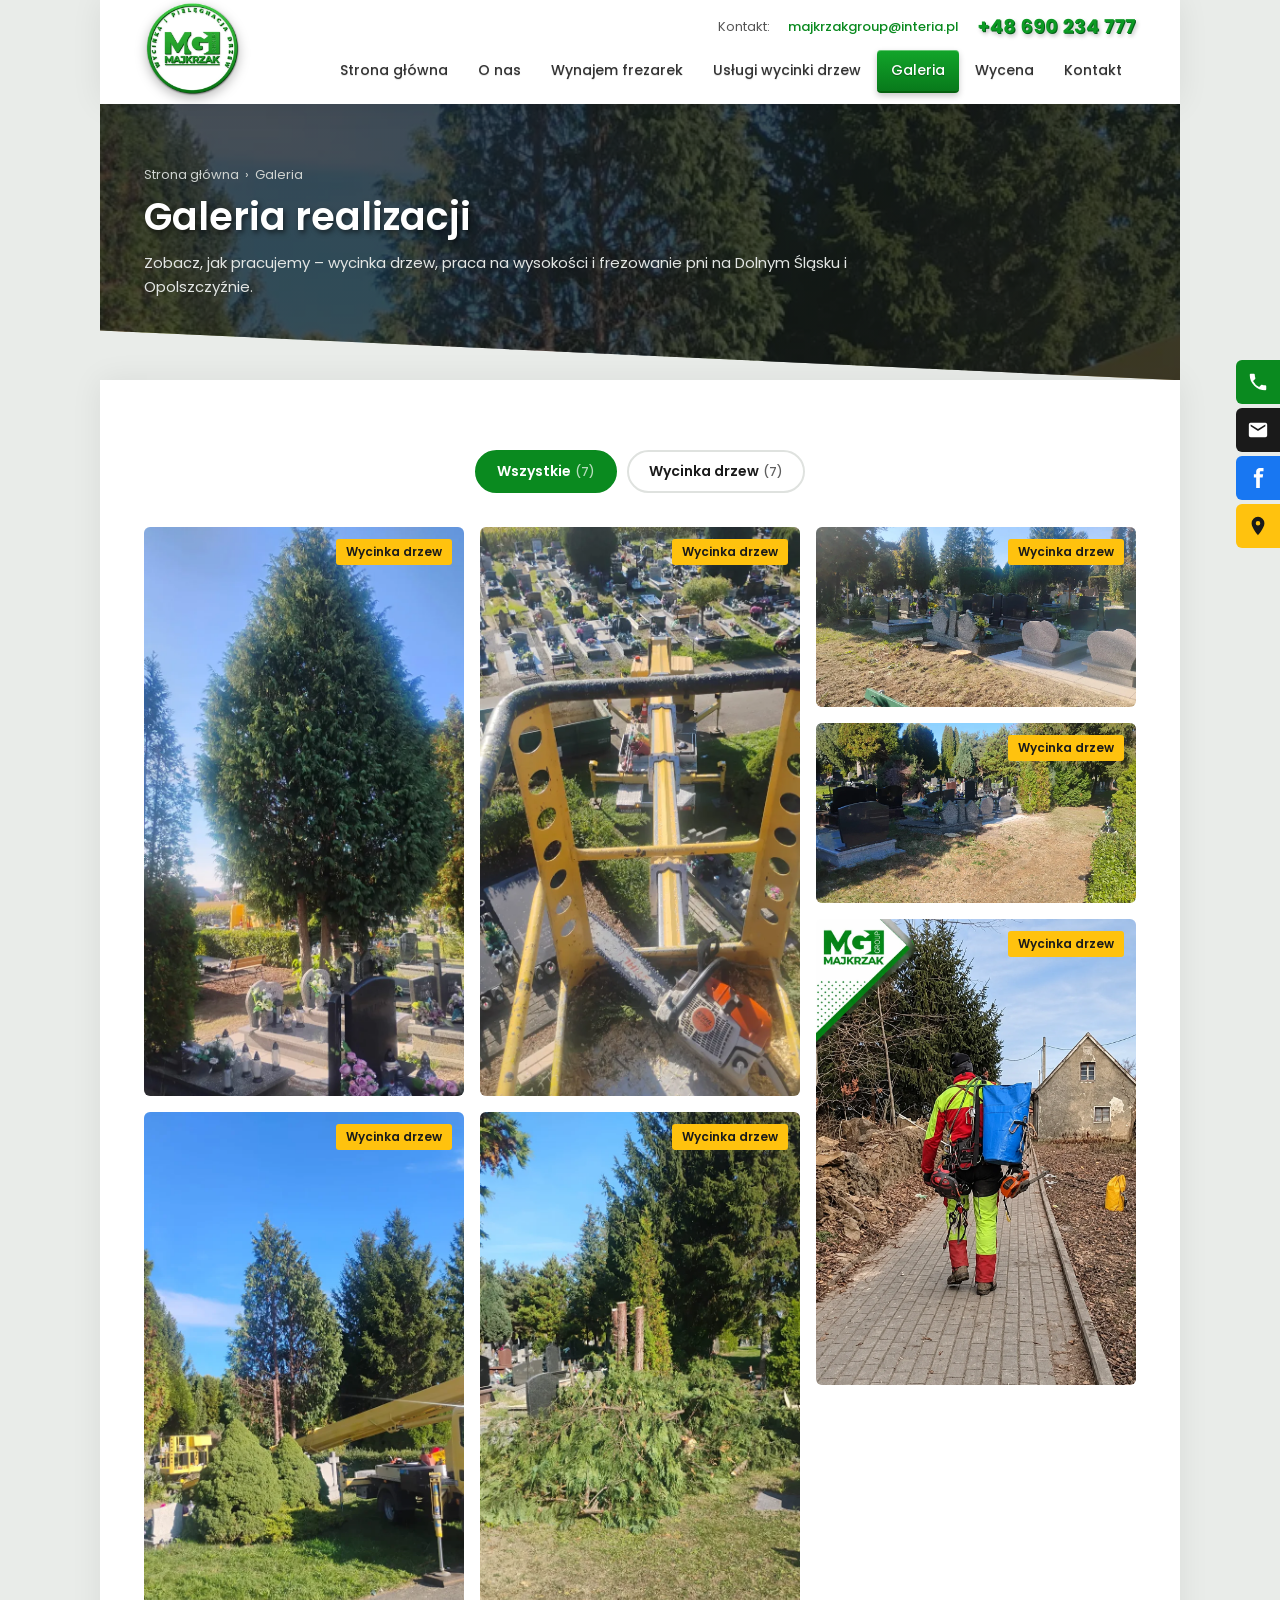
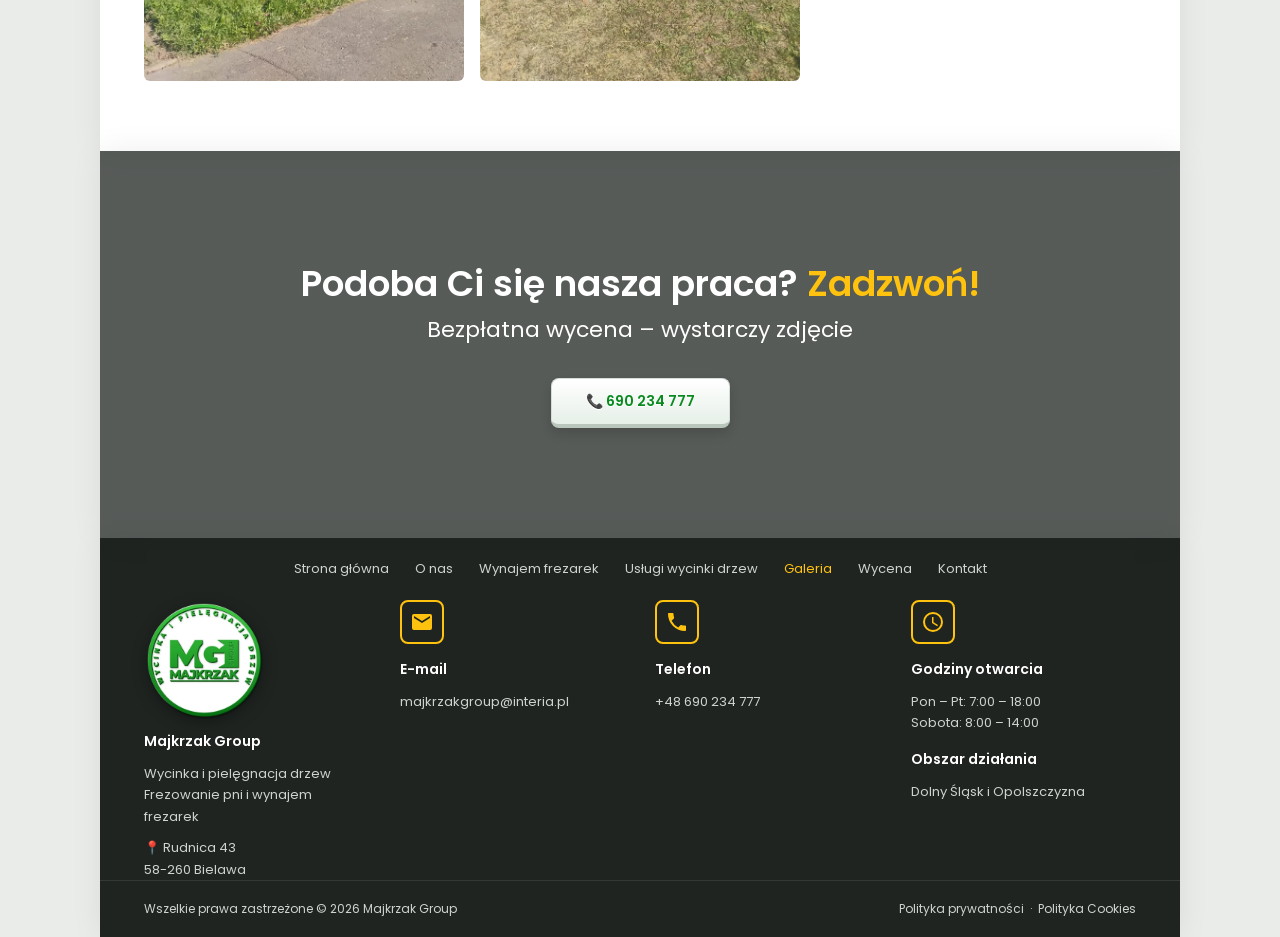
<file: galeria.html>
<!DOCTYPE html>
<html lang="pl">
<head>
<meta charset="UTF-8">
<meta name="viewport" content="width=device-width, initial-scale=1.0">
<title>Galeria realizacji – Majkrzak Group</title>
<meta name="description" content="Galeria naszych realizacji: wycinka drzew, wycinka z podnośnika i frezowanie pni. Dolny Śląsk i Opolszczyzna.">
<link href="https://fonts.googleapis.com/css2?family=Poppins:wght@300;400;500;600;700&display=swap" rel="stylesheet">
<link rel="stylesheet" href="style.css">
<link rel="canonical" href="https://majkrzakgroupwycinka.pl/galeria.html">
<meta property="og:type" content="website"><meta property="og:url" content="https://majkrzakgroupwycinka.pl/galeria.html"><meta property="og:title" content="Galeria realizacji – Majkrzak Group"><meta property="og:image" content="https://majkrzakgroupwycinka.pl/wycinka-drzew.webp"><meta property="og:locale" content="pl_PL">
<link rel="icon" href="favicon.ico" sizes="any"><link rel="icon" type="image/png" href="favicon-192.png"><link rel="apple-touch-icon" href="apple-touch-icon.png">
<meta name="theme-color" content="#1f8a2e">
</head>
<body>

<!-- ================= NAGŁÓWEK ================= -->
<header id="top">
  <div class="container head">
    <a href="index.html" class="logo"><span class="lg-anim"><img src="logo-plaskie.webp" alt="Majkrzak Group – logo"><img src="logo-3d.webp" class="lg-3d" alt=""></span></a>
    <div class="head-right">
      <div class="head-contact">
        <span>Kontakt:</span>
        <a href="mailto:majkrzakgroup@interia.pl">majkrzakgroup@interia.pl</a>
        <a href="tel:+48690234777">+48 690 234 777</a>
      </div>
      <button class="burger" aria-label="Menu"><span></span><span></span><span></span></button>
      <nav>
        <ul>
          <li><a href="index.html">Strona główna</a></li>
          <li><a href="onas.html">O nas</a></li>
          <li><a href="frezarki.html">Wynajem frezarek</a></li>
          <li><a href="wycinka.html">Usługi wycinki drzew</a></li>
          <li><a href="galeria.html" class="active">Galeria</a></li>
          <li><a href="index.html#wycena">Wycena</a></li>
          <li><a href="#kontakt">Kontakt</a></li>
        </ul>
      </nav>
    </div>
  </div>
</header>

<!-- ================= TYTUŁ PODSTRONY ================= -->
<section class="page-head" style="background-image:linear-gradient(rgba(20,25,22,.72),rgba(20,25,22,.72)),url('galeria/wycinka-drzew-podnosnik-kosz.webp');background-position:center 40%">
  <div class="container">
    <div class="crumbs"><a href="index.html">Strona główna</a> &nbsp;›&nbsp; Galeria</div>
    <h1>Galeria realizacji</h1>
    <p>Zobacz, jak pracujemy – wycinka drzew, praca na wysokości i frezowanie pni na Dolnym Śląsku i Opolszczyźnie.</p>
  </div>
</section>

<!-- ================= GALERIA ================= -->
<section class="sec">
  <div class="container">
    <div class="filters" id="filters"></div>
    <div class="gal" id="gal"></div>
  </div>
</section>

<!-- ================= BANER ================= -->
<section class="parallax">
  <div class="container">
    <h2>Podoba Ci się nasza praca? <span>Zadzwoń!</span></h2>
    <p>Bezpłatna wycena – wystarczy zdjęcie</p>
    <a href="tel:+48690234777" class="btn btn-yellow">📞 690 234 777</a>
  </div>
</section>

<!-- ================= STOPKA ================= -->
<footer id="kontakt">
  <div class="foot-menu">
    <div class="container">
      <ul>
        <li><a href="index.html">Strona główna</a></li>
        <li><a href="onas.html">O nas</a></li>
        <li><a href="frezarki.html">Wynajem frezarek</a></li>
        <li><a href="wycinka.html">Usługi wycinki drzew</a></li>
        <li><a href="galeria.html" class="active">Galeria</a></li>
        <li><a href="index.html#wycena">Wycena</a></li>
        <li><a href="#kontakt">Kontakt</a></li>
      </ul>
    </div>
  </div>
  <div class="container foot-cols">
    <div>
      <img src="logo-3d.webp" alt="Majkrzak Group" class="foot-logo">
      <h4>Majkrzak Group</h4>
      <p>Wycinka i pielęgnacja drzew<br>Frezowanie pni i wynajem frezarek</p>
      <p style="margin-top:10px">📍 Rudnica 43<br>58-260 Bielawa</p>
    </div>
    <div>
      <div class="ico"><svg viewBox="0 0 24 24"><path d="M20 4H4a2 2 0 00-2 2v12a2 2 0 002 2h16a2 2 0 002-2V6a2 2 0 00-2-2zm0 4l-8 5-8-5V6l8 5 8-5v2z"/></svg></div>
      <h4>E-mail</h4>
      <a href="mailto:majkrzakgroup@interia.pl">majkrzakgroup@interia.pl</a>
    </div>
    <div>
      <div class="ico"><svg viewBox="0 0 24 24"><path d="M6.6 10.8a15.1 15.1 0 006.6 6.6l2.2-2.2c.3-.3.7-.4 1-.2 1.1.4 2.3.6 3.6.6.6 0 1 .4 1 1V20c0 .6-.4 1-1 1A17 17 0 013 4c0-.6.4-1 1-1h3.5c.6 0 1 .4 1 1 0 1.3.2 2.5.6 3.6.1.3 0 .7-.2 1L6.6 10.8z"/></svg></div>
      <h4>Telefon</h4>
      <a href="tel:+48690234777">+48 690 234 777</a>
    </div>
    <div>
      <div class="ico"><svg viewBox="0 0 24 24"><path d="M12 2a10 10 0 100 20 10 10 0 000-20zm0 18a8 8 0 110-16 8 8 0 010 16zm.5-13H11v6l5.2 3.2.8-1.3-4.5-2.7V7z"/></svg></div>
      <h4>Godziny otwarcia</h4>
      <p>Pon – Pt: 7:00 – 18:00</p>
      <p>Sobota: 8:00 – 14:00</p>
      <h4 style="margin-top:14px">Obszar działania</h4>
      <p>Dolny Śląsk i Opolszczyzna</p>
    </div>
  </div>
  <div class="copy">
    <div class="container">
      <span>Wszelkie prawa zastrzeżone © 2026 Majkrzak Group</span>
      <span><a href="#">Polityka prywatności</a> &nbsp;·&nbsp; <a href="#">Polityka Cookies</a></span>
    </div>
  </div>
</footer>

<!-- ================= PODGLĄD ZDJĘCIA ================= -->
<div class="lightbox" id="lb" role="dialog" aria-modal="true" aria-label="Podgląd zdjęcia">
  <button class="lb-btn lb-close" id="lbClose" aria-label="Zamknij">✕</button>
  <button class="lb-btn lb-prev" id="lbPrev" aria-label="Poprzednie">‹</button>
  <img id="lbImg" alt="">
  <button class="lb-btn lb-next" id="lbNext" aria-label="Następne">›</button>
  <div class="lb-cap"><span id="lbCap"></span><small id="lbNum"></small></div>
</div>

<!-- ================= IKONY BOCZNE ================= -->
<div class="side-icons">
  <a href="tel:+48690234777" class="s-phone" aria-label="Zadzwoń"><svg viewBox="0 0 24 24"><path d="M6.6 10.8a15.1 15.1 0 006.6 6.6l2.2-2.2c.3-.3.7-.4 1-.2 1.1.4 2.3.6 3.6.6.6 0 1 .4 1 1V20c0 .6-.4 1-1 1A17 17 0 013 4c0-.6.4-1 1-1h3.5c.6 0 1 .4 1 1 0 1.3.2 2.5.6 3.6.1.3 0 .7-.2 1L6.6 10.8z"/></svg></a>
  <a href="mailto:majkrzakgroup@interia.pl" class="s-mail" aria-label="E-mail"><svg viewBox="0 0 24 24"><path d="M20 4H4a2 2 0 00-2 2v12a2 2 0 002 2h16a2 2 0 002-2V6a2 2 0 00-2-2zm0 4l-8 5-8-5V6l8 5 8-5v2z"/></svg></a>
  <a href="https://www.facebook.com/MajkrzakGroup/" target="_blank" rel="noopener" class="s-fb" aria-label="Facebook"><svg viewBox="0 0 24 24"><path d="M14 8V6c0-.9.2-1.4 1.6-1.4H18V1h-3.4C11.1 1 10 2.8 10 5.7V8H7.5v3.5H10V23h4V11.5h3.1L17.6 8H14z"/></svg></a>
  <a href="index.html#obszar" class="s-map" aria-label="Obszar działania"><svg viewBox="0 0 24 24"><path d="M12 2a7 7 0 00-7 7c0 5.2 7 13 7 13s7-7.8 7-13a7 7 0 00-7-7zm0 9.5A2.5 2.5 0 1112 6.5a2.5 2.5 0 010 5z"/></svg></a>
</div>
<button class="to-top" aria-label="Do góry" onclick="window.scrollTo({top:0})">▲</button>

<!-- Lista zdjęć – edytuj plik galeria/zdjecia.js -->
<script src="galeria/zdjecia.js"></script>
<script>
  const KATEGORIE = { wycinka: 'Wycinka drzew', podnosnik: 'Podnośnik', frezowanie: 'Frezowanie pni' };
  const zdjecia = (typeof GALERIA !== 'undefined' ? GALERIA : []).filter(z => z && z.plik);
  const gal = document.getElementById('gal'), filters = document.getElementById('filters');
  let widoczne = [], aktualne = 0;

  // Przyciski filtrów – tylko kategorie, w których są zdjęcia
  const liczba = k => zdjecia.filter(z => z.kategoria === k).length;
  const opcje = [['wszystkie', 'Wszystkie', zdjecia.length]]
    .concat(Object.keys(KATEGORIE).filter(k => liczba(k)).map(k => [k, KATEGORIE[k], liczba(k)]));
  filters.innerHTML = opcje.map(([k, nazwa, n], i) =>
    `<button type="button" data-k="${k}" class="${i ? '' : 'on'}">${nazwa}<small>(${n})</small></button>`).join('');
  filters.addEventListener('click', e => {
    const b = e.target.closest('button'); if (!b) return;
    filters.querySelectorAll('button').forEach(x => x.classList.toggle('on', x === b));
    pokaz(b.dataset.k);
  });

  function pokaz(k){
    widoczne = k === 'wszystkie' ? zdjecia : zdjecia.filter(z => z.kategoria === k);
    if (!widoczne.length) { gal.innerHTML = '<p class="gal-empty">Brak zdjęć w tej kategorii.</p>'; return; }
    gal.innerHTML = widoczne.map((z, i) => `
      <figure data-i="${i}">
        <img src="galeria/${z.plik}" alt="${z.opis || ''}" loading="lazy">
        ${KATEGORIE[z.kategoria] ? `<span class="tag">${KATEGORIE[z.kategoria]}</span>` : ''}
        ${z.opis ? `<figcaption>${z.opis}</figcaption>` : ''}
      </figure>`).join('');
  }
  gal.addEventListener('click', e => { const f = e.target.closest('figure'); if (f) otworz(+f.dataset.i); });
  pokaz('wszystkie');

  // Podgląd zdjęcia na cały ekran
  const lb = document.getElementById('lb'), lbImg = document.getElementById('lbImg');
  function otworz(i){
    aktualne = (i + widoczne.length) % widoczne.length;
    const z = widoczne[aktualne];
    lbImg.src = 'galeria/' + z.plik; lbImg.alt = z.opis || '';
    document.getElementById('lbCap').textContent = z.opis || '';
    document.getElementById('lbNum').textContent = `${aktualne + 1} / ${widoczne.length}`;
    lb.classList.add('open'); document.body.style.overflow = 'hidden';
  }
  function zamknij(){ lb.classList.remove('open'); document.body.style.overflow = ''; }
  document.getElementById('lbClose').onclick = zamknij;
  document.getElementById('lbPrev').onclick = () => otworz(aktualne - 1);
  document.getElementById('lbNext').onclick = () => otworz(aktualne + 1);
  lb.addEventListener('click', e => { if (e.target === lb) zamknij(); });
  document.addEventListener('keydown', e => {
    if (!lb.classList.contains('open')) return;
    if (e.key === 'Escape') zamknij();
    if (e.key === 'ArrowLeft') otworz(aktualne - 1);
    if (e.key === 'ArrowRight') otworz(aktualne + 1);
  });
  // Przesuwanie palcem na telefonie
  let x0 = null;
  lb.addEventListener('touchstart', e => x0 = e.touches[0].clientX, {passive:true});
  lb.addEventListener('touchend', e => {
    if (x0 === null) return;
    const dx = e.changedTouches[0].clientX - x0; x0 = null;
    if (Math.abs(dx) > 50) otworz(aktualne + (dx < 0 ? 1 : -1));
  });

  // Menu mobilne
  const nav = document.querySelector('nav');
  document.querySelector('.burger').addEventListener('click', () => nav.classList.toggle('open'));
  nav.querySelectorAll('a').forEach(a => a.addEventListener('click', () => nav.classList.remove('open')));

  // Mniejszy nagłówek po przewinięciu + przycisk "do góry"
  const header = document.querySelector('header'), toTop = document.querySelector('.to-top');
  window.addEventListener('scroll', () => {
    header.classList.toggle('small', scrollY > 80);
    toTop.classList.toggle('show', scrollY > 500);
  });
</script>
<script>if("scrollRestoration" in history)history.scrollRestoration="manual";if(!location.hash){window.scrollTo(0,0);addEventListener("load",function(){window.scrollTo(0,0)})}</script>
</body>
</html>
</file>
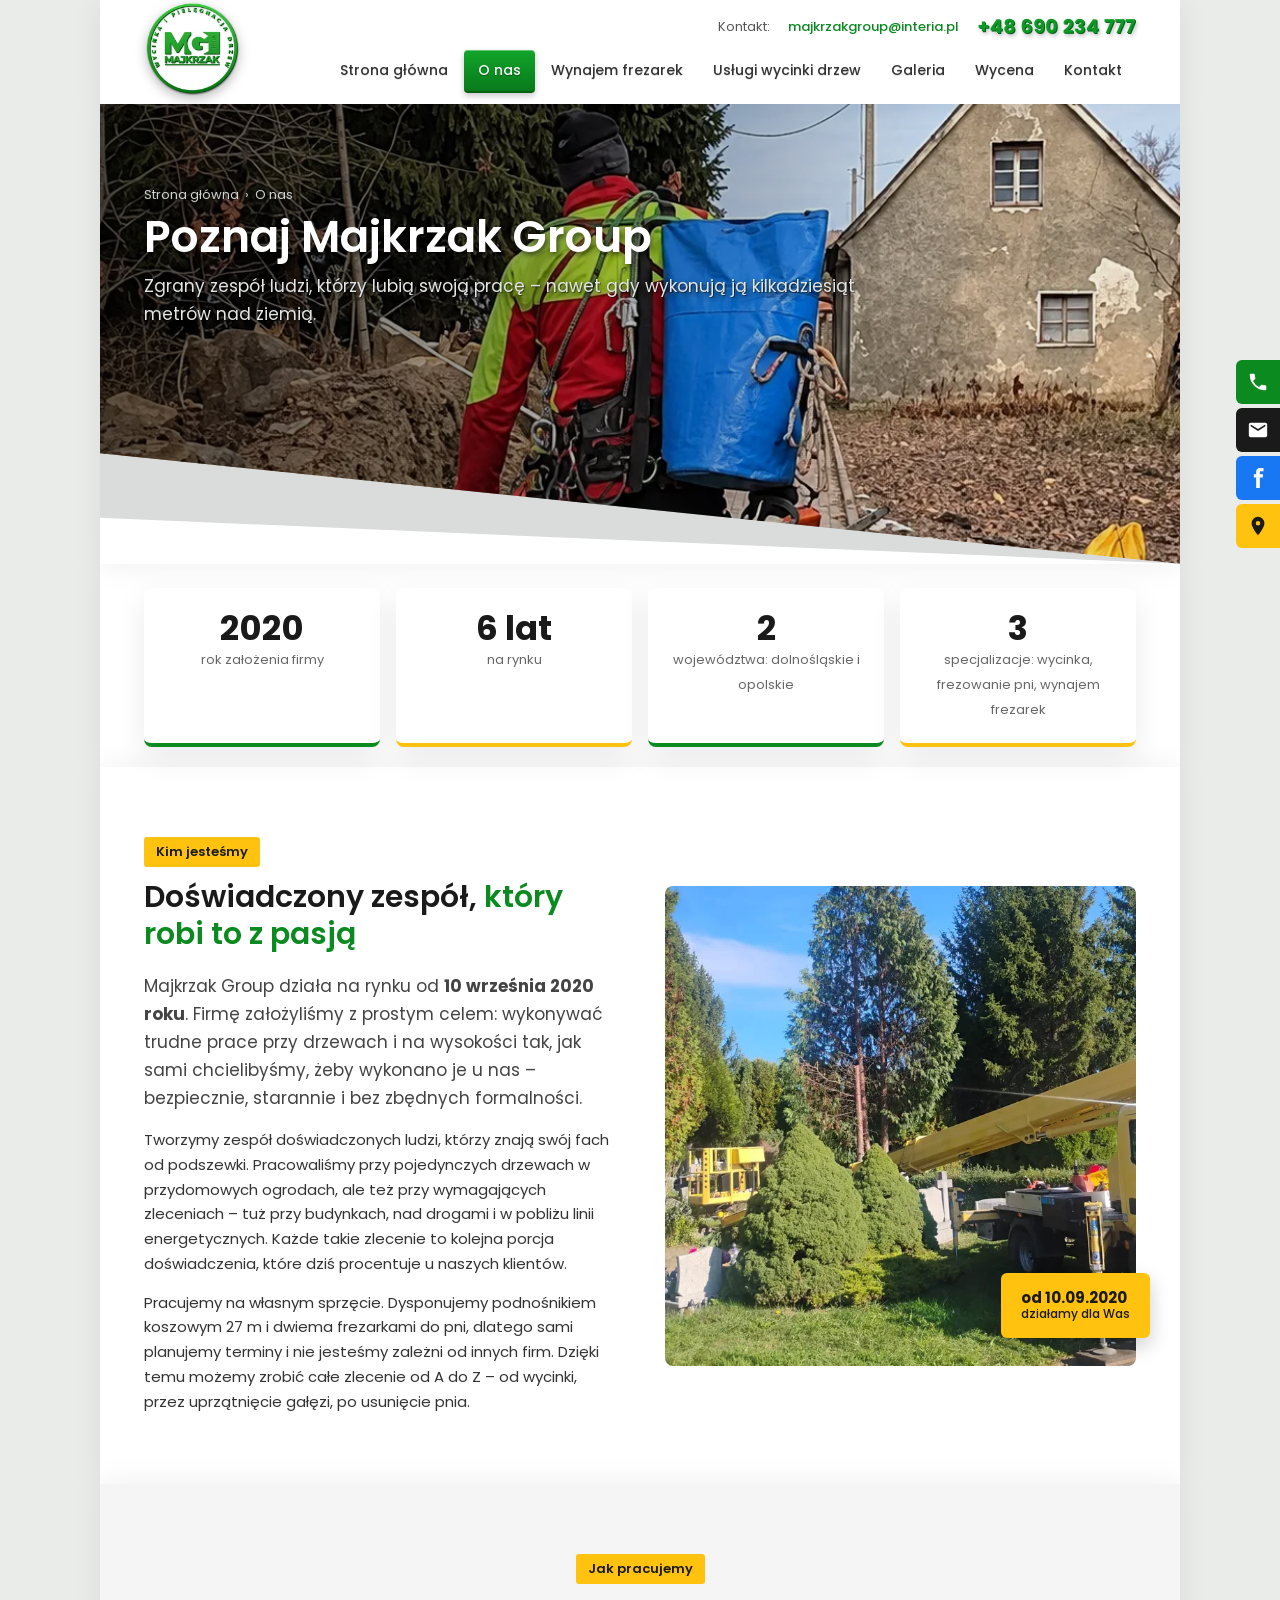
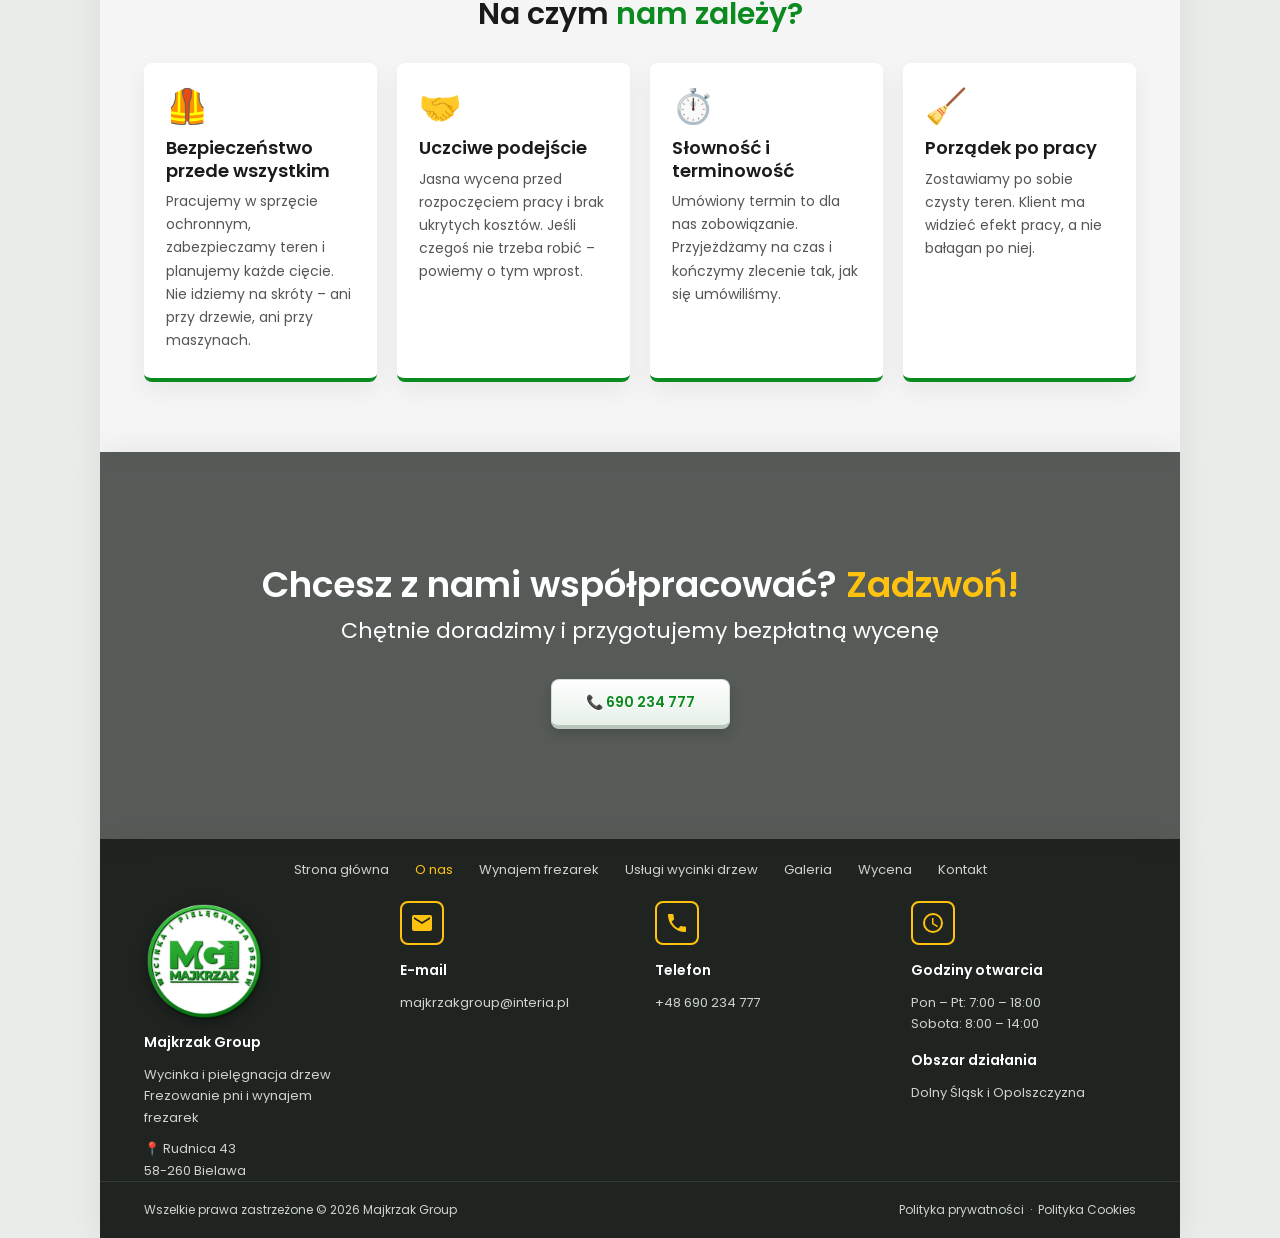
<file: onas.html>
<!DOCTYPE html>
<html lang="pl">
<head>
<meta charset="UTF-8">
<meta name="viewport" content="width=device-width, initial-scale=1.0">
<title>O nas – Majkrzak Group</title>
<meta name="description" content="Majkrzak Group – doświadczony zespół od wycinki drzew, pracy na wysokości i frezowania pni. Na rynku od 10 września 2020 roku. Dolny Śląsk i Opolszczyzna.">
<link href="https://fonts.googleapis.com/css2?family=Poppins:wght@300;400;500;600;700&display=swap" rel="stylesheet">
<link rel="stylesheet" href="style.css">
<link rel="canonical" href="https://majkrzakgroupwycinka.pl/onas.html">
<meta property="og:type" content="website"><meta property="og:url" content="https://majkrzakgroupwycinka.pl/onas.html"><meta property="og:title" content="O nas – Majkrzak Group"><meta property="og:image" content="https://majkrzakgroupwycinka.pl/wycinka-drzew.webp"><meta property="og:locale" content="pl_PL">
<link rel="icon" href="favicon.ico" sizes="any"><link rel="icon" type="image/png" href="favicon-192.png"><link rel="apple-touch-icon" href="apple-touch-icon.png">
<meta name="theme-color" content="#1f8a2e">
</head>
<body>

<!-- ================= NAGŁÓWEK ================= -->
<header id="top">
  <div class="container head">
    <a href="index.html" class="logo"><span class="lg-anim"><img src="logo-plaskie.webp" alt="Majkrzak Group – logo"><img src="logo-3d.webp" class="lg-3d" alt=""></span></a>
    <div class="head-right">
      <div class="head-contact">
        <span>Kontakt:</span>
        <a href="mailto:majkrzakgroup@interia.pl">majkrzakgroup@interia.pl</a>
        <a href="tel:+48690234777">+48 690 234 777</a>
      </div>
      <button class="burger" aria-label="Menu"><span></span><span></span><span></span></button>
      <nav>
        <ul>
          <li><a href="index.html">Strona główna</a></li>
          <li><a href="onas.html" class="active">O nas</a></li>
          <li><a href="frezarki.html">Wynajem frezarek</a></li>
          <li><a href="wycinka.html">Usługi wycinki drzew</a></li>
          <li><a href="galeria.html">Galeria</a></li>
          <li><a href="index.html#wycena">Wycena</a></li>
          <li><a href="#kontakt">Kontakt</a></li>
        </ul>
      </nav>
    </div>
  </div>
</header>

<!-- ================= TYTUŁ PODSTRONY ================= -->
<div class="ph-wrap"><section class="page-head ph-foto" style="background-image:linear-gradient(100deg,rgba(0,0,0,.66) 0%,rgba(0,0,0,.3) 45%,rgba(0,0,0,.05) 75%),url('galeria-arborysta.webp');background-position:center 40%">
  <div class="container">
    <div class="crumbs"><a href="index.html">Strona główna</a> &nbsp;›&nbsp; O nas</div>
    <h1>Poznaj Majkrzak Group</h1>
    <p>Zgrany zespół ludzi, którzy lubią swoją pracę – nawet gdy wykonują ją kilkadziesiąt metrów nad ziemią.</p>
  </div>
</section></div>

<!-- ================= LICZNIKI ================= -->
<section style="padding:0 0 20px">
  <div class="container since">
    <div><b>2020</b><small>rok założenia firmy</small></div>
    <div><b id="lataRynek">6 lat</b><small>na rynku</small></div>
    <div><b>2</b><small>województwa: dolnośląskie i opolskie</small></div>
    <div><b>3</b><small>specjalizacje: wycinka, frezowanie pni, wynajem frezarek</small></div>
  </div>
</section>

<!-- ================= KIM JESTEŚMY ================= -->
<section class="sec">
  <div class="container two-col" style="align-items:center">
    <div>
      <span class="pill">Kim jesteśmy</span>
      <h2>Doświadczony zespół, <span>który robi to z pasją</span></h2>
      <p class="lead" style="margin-bottom:16px">Majkrzak Group działa na rynku od <strong>10 września 2020 roku</strong>. Firmę założyliśmy z prostym celem: wykonywać trudne prace przy drzewach i na wysokości tak, jak sami chcielibyśmy, żeby wykonano je u nas – bezpiecznie, starannie i bez zbędnych formalności.</p>
      <p style="margin-bottom:14px">Tworzymy zespół doświadczonych ludzi, którzy znają swój fach od podszewki. Pracowaliśmy przy pojedynczych drzewach w przydomowych ogrodach, ale też przy wymagających zleceniach – tuż przy budynkach, nad drogami i w pobliżu linii energetycznych. Każde takie zlecenie to kolejna porcja doświadczenia, które dziś procentuje u naszych klientów.</p>
      <p>Pracujemy na własnym sprzęcie. Dysponujemy podnośnikiem koszowym 27 m i dwiema frezarkami do pni, dlatego sami planujemy terminy i nie jesteśmy zależni od innych firm. Dzięki temu możemy zrobić całe zlecenie od A do Z – od wycinki, przez uprzątnięcie gałęzi, po usunięcie pnia.</p>
    </div>
    <div class="team-photo" style="background-image:url('galeria/wycinka-drzew-podnosnik-kosz.webp');background-position:center 60%">
      <div class="stamp">od 10.09.2020<small>działamy dla Was</small></div>
    </div>
  </div>
</section>

<!-- ================= WARTOŚCI ================= -->
<section class="sec sec-gray">
  <div class="container">
    <div style="text-align:center;margin-bottom:30px">
      <span class="pill">Jak pracujemy</span>
      <h2>Na czym <span>nam zależy?</span></h2>
    </div>
    <div class="cards4">
      <div class="mcard">
        <div class="ic">🦺</div>
        <h3>Bezpieczeństwo przede wszystkim</h3>
        <p>Pracujemy w sprzęcie ochronnym, zabezpieczamy teren i planujemy każde cięcie. Nie idziemy na skróty – ani przy drzewie, ani przy maszynach.</p>
      </div>
      <div class="mcard">
        <div class="ic">🤝</div>
        <h3>Uczciwe podejście</h3>
        <p>Jasna wycena przed rozpoczęciem pracy i brak ukrytych kosztów. Jeśli czegoś nie trzeba robić – powiemy o tym wprost.</p>
      </div>
      <div class="mcard">
        <div class="ic">⏱️</div>
        <h3>Słowność i terminowość</h3>
        <p>Umówiony termin to dla nas zobowiązanie. Przyjeżdżamy na czas i kończymy zlecenie tak, jak się umówiliśmy.</p>
      </div>
      <div class="mcard">
        <div class="ic">🧹</div>
        <h3>Porządek po pracy</h3>
        <p>Zostawiamy po sobie czysty teren. Klient ma widzieć efekt pracy, a nie bałagan po niej.</p>
      </div>
    </div>
  </div>
</section>

<!-- ================= BANER ================= -->
<section class="parallax">
  <div class="container">
    <h2>Chcesz z nami współpracować? <span>Zadzwoń!</span></h2>
    <p>Chętnie doradzimy i przygotujemy bezpłatną wycenę</p>
    <a href="tel:+48690234777" class="btn btn-yellow">📞 690 234 777</a>
  </div>
</section>

<!-- ================= STOPKA ================= -->
<footer id="kontakt">
  <div class="foot-menu">
    <div class="container">
      <ul>
        <li><a href="index.html">Strona główna</a></li>
        <li><a href="onas.html" class="active">O nas</a></li>
        <li><a href="frezarki.html">Wynajem frezarek</a></li>
        <li><a href="wycinka.html">Usługi wycinki drzew</a></li>
        <li><a href="galeria.html">Galeria</a></li>
        <li><a href="index.html#wycena">Wycena</a></li>
        <li><a href="#kontakt">Kontakt</a></li>
      </ul>
    </div>
  </div>
  <div class="container foot-cols">
    <div>
      <img src="logo-3d.webp" alt="Majkrzak Group" class="foot-logo">
      <h4>Majkrzak Group</h4>
      <p>Wycinka i pielęgnacja drzew<br>Frezowanie pni i wynajem frezarek</p>
      <p style="margin-top:10px">📍 Rudnica 43<br>58-260 Bielawa</p>
    </div>
    <div>
      <div class="ico"><svg viewBox="0 0 24 24"><path d="M20 4H4a2 2 0 00-2 2v12a2 2 0 002 2h16a2 2 0 002-2V6a2 2 0 00-2-2zm0 4l-8 5-8-5V6l8 5 8-5v2z"/></svg></div>
      <h4>E-mail</h4>
      <a href="mailto:majkrzakgroup@interia.pl">majkrzakgroup@interia.pl</a>
    </div>
    <div>
      <div class="ico"><svg viewBox="0 0 24 24"><path d="M6.6 10.8a15.1 15.1 0 006.6 6.6l2.2-2.2c.3-.3.7-.4 1-.2 1.1.4 2.3.6 3.6.6.6 0 1 .4 1 1V20c0 .6-.4 1-1 1A17 17 0 013 4c0-.6.4-1 1-1h3.5c.6 0 1 .4 1 1 0 1.3.2 2.5.6 3.6.1.3 0 .7-.2 1L6.6 10.8z"/></svg></div>
      <h4>Telefon</h4>
      <a href="tel:+48690234777">+48 690 234 777</a>
    </div>
    <div>
      <div class="ico"><svg viewBox="0 0 24 24"><path d="M12 2a10 10 0 100 20 10 10 0 000-20zm0 18a8 8 0 110-16 8 8 0 010 16zm.5-13H11v6l5.2 3.2.8-1.3-4.5-2.7V7z"/></svg></div>
      <h4>Godziny otwarcia</h4>
      <p>Pon – Pt: 7:00 – 18:00</p>
      <p>Sobota: 8:00 – 14:00</p>
      <h4 style="margin-top:14px">Obszar działania</h4>
      <p>Dolny Śląsk i Opolszczyzna</p>
    </div>
  </div>
  <div class="copy">
    <div class="container">
      <span>Wszelkie prawa zastrzeżone © 2026 Majkrzak Group</span>
      <span><a href="#">Polityka prywatności</a> &nbsp;·&nbsp; <a href="#">Polityka Cookies</a></span>
    </div>
  </div>
</footer>

<!-- ================= IKONY BOCZNE ================= -->
<div class="side-icons">
  <a href="tel:+48690234777" class="s-phone" aria-label="Zadzwoń"><svg viewBox="0 0 24 24"><path d="M6.6 10.8a15.1 15.1 0 006.6 6.6l2.2-2.2c.3-.3.7-.4 1-.2 1.1.4 2.3.6 3.6.6.6 0 1 .4 1 1V20c0 .6-.4 1-1 1A17 17 0 013 4c0-.6.4-1 1-1h3.5c.6 0 1 .4 1 1 0 1.3.2 2.5.6 3.6.1.3 0 .7-.2 1L6.6 10.8z"/></svg></a>
  <a href="mailto:majkrzakgroup@interia.pl" class="s-mail" aria-label="E-mail"><svg viewBox="0 0 24 24"><path d="M20 4H4a2 2 0 00-2 2v12a2 2 0 002 2h16a2 2 0 002-2V6a2 2 0 00-2-2zm0 4l-8 5-8-5V6l8 5 8-5v2z"/></svg></a>
  <a href="https://www.facebook.com/MajkrzakGroup/" target="_blank" rel="noopener" class="s-fb" aria-label="Facebook"><svg viewBox="0 0 24 24"><path d="M14 8V6c0-.9.2-1.4 1.6-1.4H18V1h-3.4C11.1 1 10 2.8 10 5.7V8H7.5v3.5H10V23h4V11.5h3.1L17.6 8H14z"/></svg></a>
  <a href="index.html#obszar" class="s-map" aria-label="Obszar działania"><svg viewBox="0 0 24 24"><path d="M12 2a7 7 0 00-7 7c0 5.2 7 13 7 13s7-7.8 7-13a7 7 0 00-7-7zm0 9.5A2.5 2.5 0 1112 6.5a2.5 2.5 0 010 5z"/></svg></a>
</div>
<button class="to-top" aria-label="Do góry" onclick="window.scrollTo({top:0})">▲</button>

<script>
  // Liczba lat na rynku – liczy się sama od 10.09.2020
  (function(){
    const start = new Date(2020, 8, 10), dzis = new Date();
    let lata = dzis.getFullYear() - start.getFullYear();
    if (dzis.getMonth() < start.getMonth() || (dzis.getMonth() === start.getMonth() && dzis.getDate() < start.getDate())) lata--;
    const slowo = lata === 1 ? 'rok' : (lata % 10 >= 2 && lata % 10 <= 4 && (lata % 100 < 10 || lata % 100 >= 20)) ? 'lata' : 'lat';
    document.getElementById('lataRynek').textContent = lata + ' ' + slowo;
  })();

  // Menu mobilne
  const nav = document.querySelector('nav');
  document.querySelector('.burger').addEventListener('click', () => nav.classList.toggle('open'));
  nav.querySelectorAll('a').forEach(a => a.addEventListener('click', () => nav.classList.remove('open')));

  // Mniejszy nagłówek po przewinięciu + przycisk "do góry"
  const header = document.querySelector('header'), toTop = document.querySelector('.to-top');
  window.addEventListener('scroll', () => {
    header.classList.toggle('small', scrollY > 80);
    toTop.classList.toggle('show', scrollY > 500);
  });
</script>
<script>if("scrollRestoration" in history)history.scrollRestoration="manual";if(!location.hash){window.scrollTo(0,0);addEventListener("load",function(){window.scrollTo(0,0)})}</script>
</body>
</html>
</file>
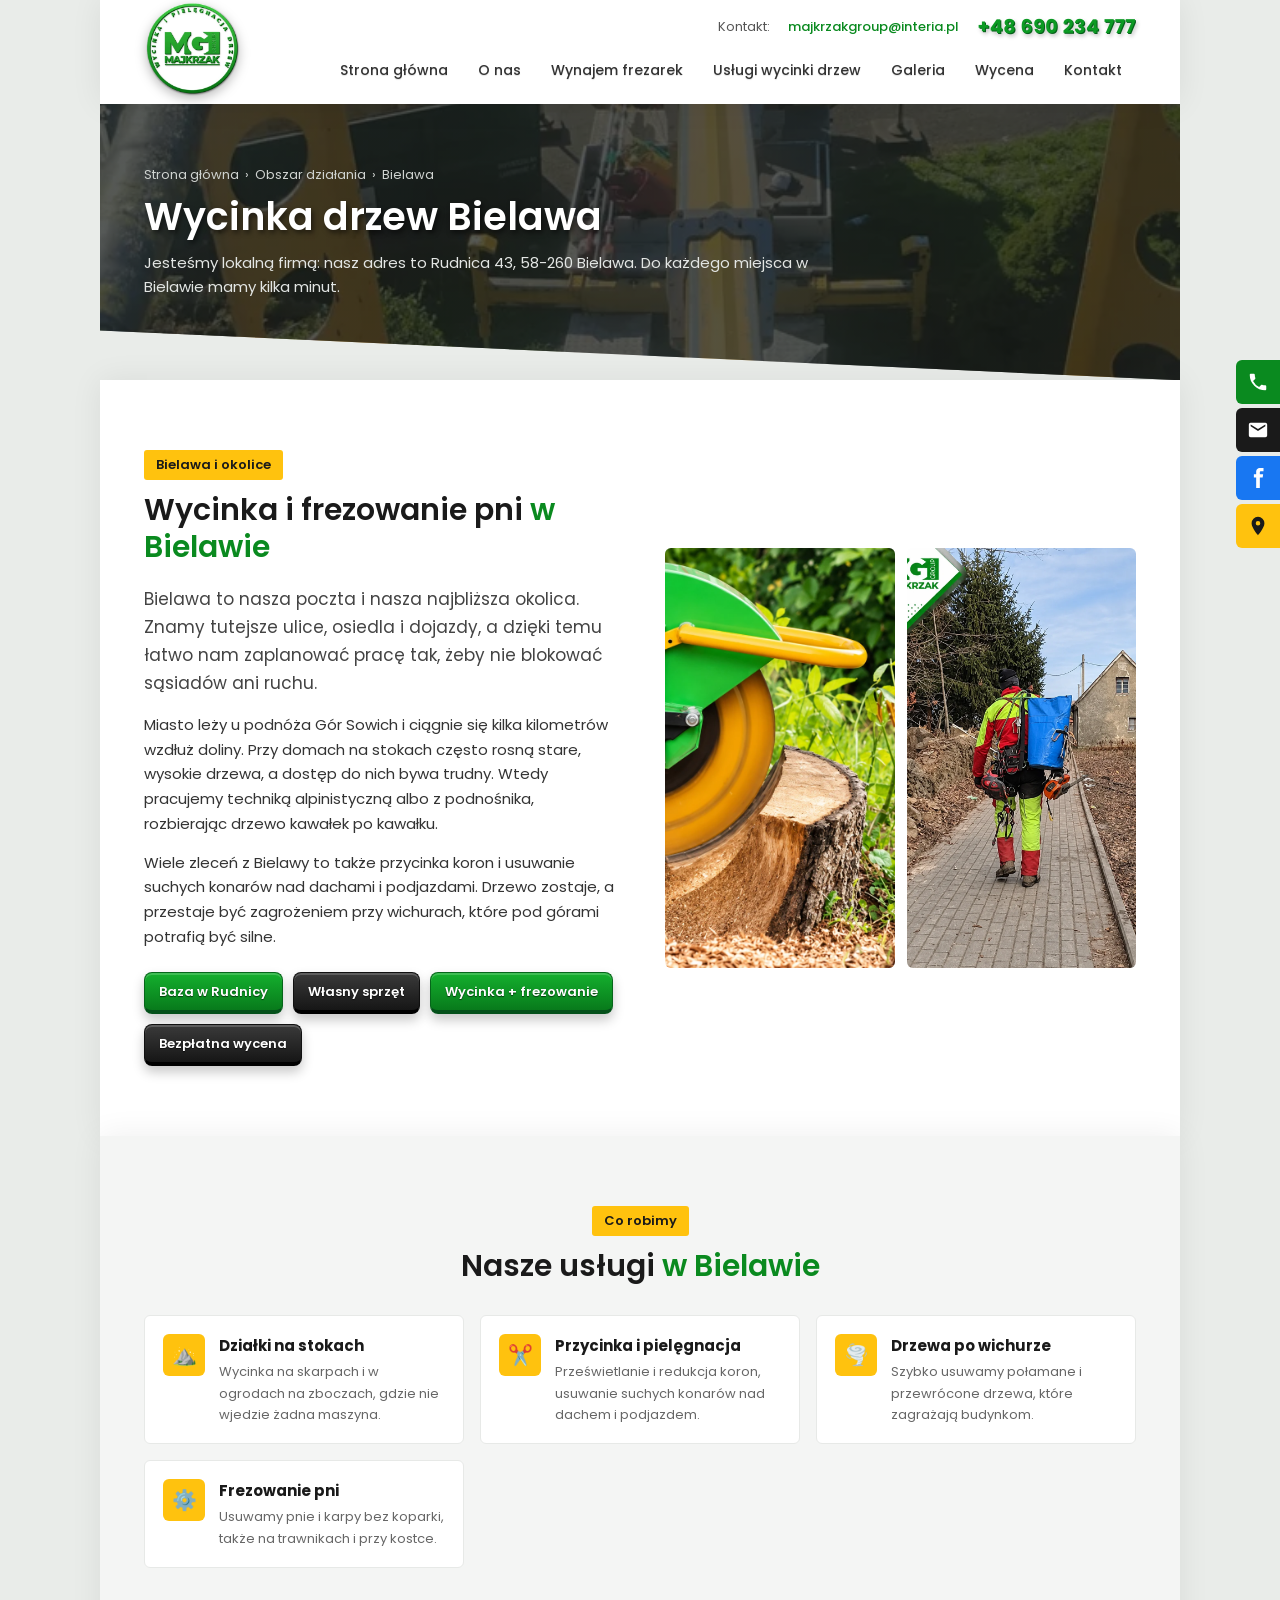
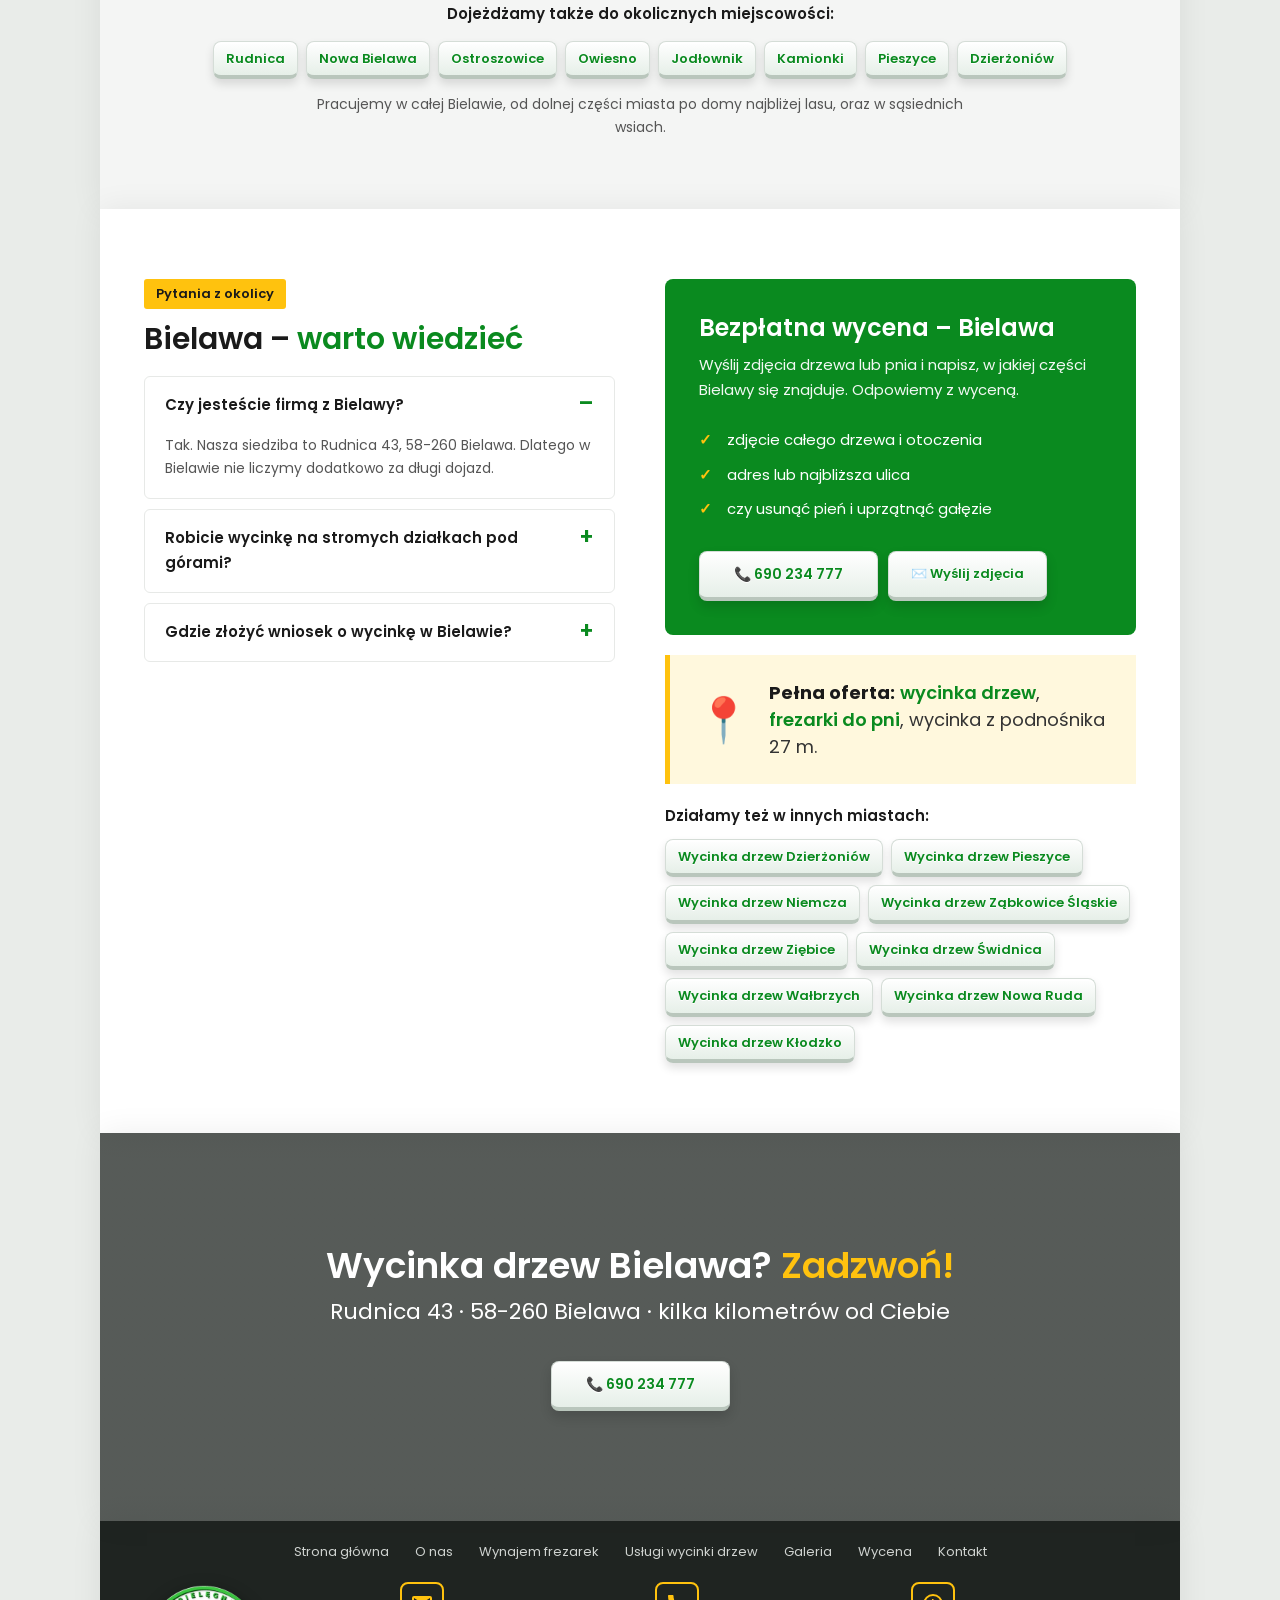
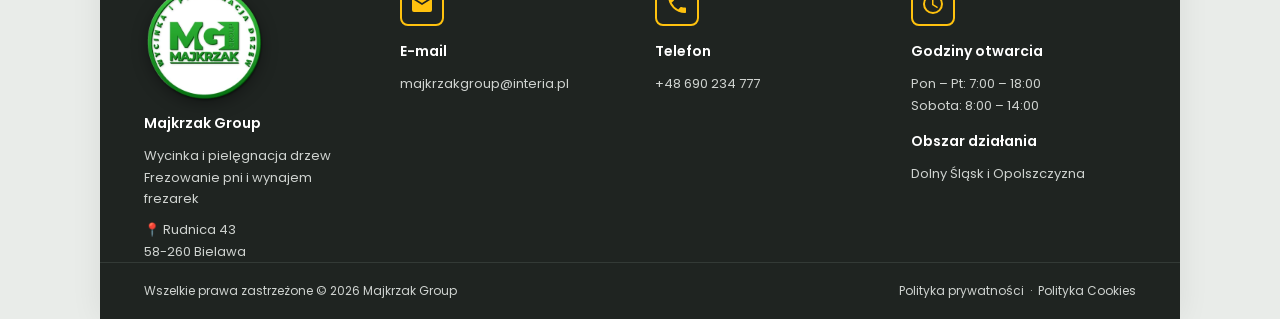
<file: wycinka-drzew-bielawa.html>
<!DOCTYPE html>
<html lang="pl">
<head>
<meta charset="UTF-8">
<meta name="viewport" content="width=device-width, initial-scale=1.0">
<title>Wycinka drzew Bielawa – frezowanie pni, przycinka | Majkrzak Group</title>
<meta name="description" content="Wycinka i przycinka drzew w Bielawie, frezowanie pni i podnośnik koszowy 27 m. Lokalna firma z Rudnicy (58-260 Bielawa). Zadzwoń: 690 234 777.">
<link href="https://fonts.googleapis.com/css2?family=Poppins:wght@300;400;500;600;700&display=swap" rel="stylesheet">
<link rel="stylesheet" href="style.css">
<script type="application/ld+json">
{
 "@context": "https://schema.org",
 "@type": "LocalBusiness",
 "name": "Majkrzak Group",
 "description": "Wycinka drzew, frezowanie pni i wycinka z podnośnika 27 m – Bielawa i okolice.",
 "image": "logo.webp",
 "telephone": "+48690234777",
 "email": "majkrzakgroup@interia.pl",
 "address": {
  "@type": "PostalAddress",
  "streetAddress": "Rudnica 43",
  "postalCode": "58-260",
  "addressLocality": "Bielawa",
  "addressRegion": "dolnośląskie",
  "addressCountry": "PL"
 },
 "areaServed": [
  {
   "@type": "City",
   "name": "Bielawa"
  },
  {
   "@type": "Place",
   "name": "Rudnica"
  },
  {
   "@type": "Place",
   "name": "Nowa Bielawa"
  },
  {
   "@type": "Place",
   "name": "Ostroszowice"
  },
  {
   "@type": "Place",
   "name": "Owiesno"
  },
  {
   "@type": "Place",
   "name": "Jodłownik"
  },
  {
   "@type": "Place",
   "name": "Kamionki"
  },
  {
   "@type": "Place",
   "name": "Pieszyce"
  },
  {
   "@type": "Place",
   "name": "Dzierżoniów"
  }
 ],
 "openingHoursSpecification": [
  {
   "@type": "OpeningHoursSpecification",
   "dayOfWeek": [
    "Monday",
    "Tuesday",
    "Wednesday",
    "Thursday",
    "Friday"
   ],
   "opens": "07:00",
   "closes": "18:00"
  },
  {
   "@type": "OpeningHoursSpecification",
   "dayOfWeek": "Saturday",
   "opens": "08:00",
   "closes": "14:00"
  }
 ]
}
</script>
<link rel="canonical" href="https://majkrzakgroupwycinka.pl/wycinka-drzew-bielawa.html">
<meta property="og:type" content="website"><meta property="og:url" content="https://majkrzakgroupwycinka.pl/wycinka-drzew-bielawa.html"><meta property="og:title" content="Wycinka drzew Bielawa – frezowanie pni, przycinka | Majkrzak Group"><meta property="og:image" content="https://majkrzakgroupwycinka.pl/wycinka-drzew.webp"><meta property="og:locale" content="pl_PL">
<link rel="icon" href="favicon.ico" sizes="any"><link rel="icon" type="image/png" href="favicon-192.png"><link rel="apple-touch-icon" href="apple-touch-icon.png">
<meta name="theme-color" content="#1f8a2e">
</head>
<body>

<!-- ================= NAGŁÓWEK ================= -->
<header id="top">
  <div class="container head">
    <a href="index.html" class="logo"><span class="lg-anim"><img src="logo-plaskie.webp" alt="Majkrzak Group – logo"><img src="logo-3d.webp" class="lg-3d" alt=""></span></a>
    <div class="head-right">
      <div class="head-contact">
        <span>Kontakt:</span>
        <a href="mailto:majkrzakgroup@interia.pl">majkrzakgroup@interia.pl</a>
        <a href="tel:+48690234777">+48 690 234 777</a>
      </div>
      <button class="burger" aria-label="Menu"><span></span><span></span><span></span></button>
      <nav>
        <ul>
          <li><a href="index.html">Strona główna</a></li>
          <li><a href="onas.html">O nas</a></li>
          <li><a href="frezarki.html">Wynajem frezarek</a></li>
          <li><a href="wycinka.html">Usługi wycinki drzew</a></li>
          <li><a href="galeria.html">Galeria</a></li>
          <li><a href="index.html#wycena">Wycena</a></li>
          <li><a href="#kontakt">Kontakt</a></li>
        </ul>
      </nav>
    </div>
  </div>
</header>

<!-- ================= TYTUŁ PODSTRONY ================= -->
<section class="page-head" style="background-image:linear-gradient(rgba(20,25,22,.72),rgba(20,25,22,.72)),url('galeria/wycinka-drzew-z-kosza-pilarka.webp');background-position:center 40%">
  <div class="container">
    <div class="crumbs"><a href="index.html">Strona główna</a> &nbsp;›&nbsp; <a href="index.html#obszar">Obszar działania</a> &nbsp;›&nbsp; Bielawa</div>
    <h1>Wycinka drzew Bielawa</h1>
    <p>Jesteśmy lokalną firmą: nasz adres to Rudnica 43, 58-260 Bielawa. Do każdego miejsca w Bielawie mamy kilka minut.</p>
  </div>
</section>

<!-- ================= O MIEŚCIE ================= -->
<section class="sec">
  <div class="container two-col" style="align-items:center">
    <div>
      <span class="pill">Bielawa i okolice</span>
      <h2>Wycinka i frezowanie pni <span>w Bielawie</span></h2>
      <p class="lead" style="margin-bottom:16px">Bielawa to nasza poczta i nasza najbliższa okolica. Znamy tutejsze ulice, osiedla i dojazdy, a dzięki temu łatwo nam zaplanować pracę tak, żeby nie blokować sąsiadów ani ruchu.</p>
      <p style="margin-bottom:14px">Miasto leży u podnóża Gór Sowich i ciągnie się kilka kilometrów wzdłuż doliny. Przy domach na stokach często rosną stare, wysokie drzewa, a dostęp do nich bywa trudny. Wtedy pracujemy techniką alpinistyczną albo z podnośnika, rozbierając drzewo kawałek po kawałku.</p>
      <p style="margin-bottom:14px">Wiele zleceń z Bielawy to także przycinka koron i usuwanie suchych konarów nad dachami i podjazdami. Drzewo zostaje, a przestaje być zagrożeniem przy wichurach, które pod górami potrafią być silne.</p>
      <div class="motto">
        <span>Baza w Rudnicy</span><span>Własny sprzęt</span><span>Wycinka + frezowanie</span><span>Bezpłatna wycena</span>
      </div>
    </div>
    <div class="photo-pair">
      <div style="background-image:url('frezowanie-pni.webp');background-position:center"></div>
      <div style="background-image:url('galeria-arborysta.webp');background-position:center 40%"></div>
    </div>
  </div>
</section>

<!-- ================= USŁUGI W MIEŚCIE ================= -->
<section class="sec sec-gray">
  <div class="container">
    <div style="text-align:center;margin-bottom:30px">
      <span class="pill">Co robimy</span>
      <h2>Nasze usługi <span>w Bielawie</span></h2>
    </div>
    <div class="svc-grid">
      <div class="svc"><i>⛰️</i><div><h4>Działki na stokach</h4><p>Wycinka na skarpach i w ogrodach na zboczach, gdzie nie wjedzie żadna maszyna.</p></div></div>
      <div class="svc"><i>✂️</i><div><h4>Przycinka i pielęgnacja</h4><p>Prześwietlanie i redukcja koron, usuwanie suchych konarów nad dachem i podjazdem.</p></div></div>
      <div class="svc"><i>🌪️</i><div><h4>Drzewa po wichurze</h4><p>Szybko usuwamy połamane i przewrócone drzewa, które zagrażają budynkom.</p></div></div>
      <div class="svc"><i>⚙️</i><div><h4>Frezowanie pni</h4><p>Usuwamy pnie i karpy bez koparki, także na trawnikach i przy kostce.</p></div></div>
    </div>
    <div style="text-align:center;margin-top:34px">
      <p style="font-weight:600;color:var(--black)">Dojeżdżamy także do okolicznych miejscowości:</p>
      <div class="where" style="justify-content:center"><span>Rudnica</span><span>Nowa Bielawa</span><span>Ostroszowice</span><span>Owiesno</span><span>Jodłownik</span><span>Kamionki</span><span>Pieszyce</span><span>Dzierżoniów</span></div>
      <p style="max-width:680px;margin:14px auto 0;font-size:14px;color:#555">Pracujemy w całej Bielawie, od dolnej części miasta po domy najbliżej lasu, oraz w sąsiednich wsiach.</p>
    </div>
  </div>
</section>

<!-- ================= FAQ + WYCENA ================= -->
<section class="sec" id="wycena">
  <div class="container two-col">
    <div class="faq">
      <span class="pill">Pytania z okolicy</span>
      <h2>Bielawa – <span>warto wiedzieć</span></h2>
      <details open>
        <summary>Czy jesteście firmą z Bielawy?</summary>
        <p>Tak. Nasza siedziba to Rudnica 43, 58-260 Bielawa. Dlatego w Bielawie nie liczymy dodatkowo za długi dojazd.</p>
      </details>
      <details>
        <summary>Robicie wycinkę na stromych działkach pod górami?</summary>
        <p>Tak. Na stokach stosujemy wycinkę sekcyjną i technikę alpinistyczną. Drzewo opuszczamy po kawałku na linach, więc nic nie spada na budynek ani ogrodzenie.</p>
      </details>
      <details>
        <summary>Gdzie złożyć wniosek o wycinkę w Bielawie?</summary>
        <p>Dla działek w granicach miasta sprawę prowadzi Urząd Miejski w Bielawie. Przy oględzinach powiemy, czy wystarczy zgłoszenie, czy potrzebne jest zezwolenie.</p>
      </details>
    </div>
    <div>
      <div class="quote-box">
        <h3>Bezpłatna wycena – Bielawa</h3>
        <p>Wyślij zdjęcia drzewa lub pnia i napisz, w jakiej części Bielawy się znajduje. Odpowiemy z wyceną.</p>
        <ul>
          <li>zdjęcie całego drzewa i otoczenia</li>
          <li>adres lub najbliższa ulica</li>
          <li>czy usunąć pień i uprzątnąć gałęzie</li>
        </ul>
        <div style="display:flex;flex-wrap:wrap;gap:10px">
          <a href="tel:+48690234777" class="btn btn-yellow">📞 690 234 777</a>
          <a href="mailto:majkrzakgroup@interia.pl?subject=Wycena%20wycinki%20-%20Bielawa" class="btn btn-outline" style="padding:11px 22px">✉️ Wyślij zdjęcia</a>
        </div>
      </div>
      <div class="note-op" style="margin-top:20px">
        <span style="font-size:28px">📍</span>
        <div><b>Pełna oferta:</b> <a href="wycinka.html" style="color:var(--green);font-weight:600">wycinka drzew</a>, <a href="frezarki.html" style="color:var(--green);font-weight:600">frezarki do pni</a>, wycinka z podnośnika 27 m.</div>
      </div>
      <div style="margin-top:20px">
        <p style="font-weight:600;color:var(--black)">Działamy też w innych miastach:</p>
        <div class="city-links"><a href="wycinka-drzew-dzierzoniow.html">Wycinka drzew Dzierżoniów</a><a href="wycinka-drzew-pieszyce.html">Wycinka drzew Pieszyce</a><a href="wycinka-drzew-niemcza.html">Wycinka drzew Niemcza</a><a href="wycinka-drzew-zabkowice-slaskie.html">Wycinka drzew Ząbkowice Śląskie</a><a href="wycinka-drzew-ziebice.html">Wycinka drzew Ziębice</a><a href="wycinka-drzew-swidnica.html">Wycinka drzew Świdnica</a><a href="wycinka-drzew-walbrzych.html">Wycinka drzew Wałbrzych</a><a href="wycinka-drzew-nowa-ruda.html">Wycinka drzew Nowa Ruda</a><a href="wycinka-drzew-klodzko.html">Wycinka drzew Kłodzko</a></div>
      </div>
    </div>
  </div>
</section>

<!-- ================= BANER ================= -->
<section class="parallax">
  <div class="container">
    <h2>Wycinka drzew Bielawa? <span>Zadzwoń!</span></h2>
    <p>Rudnica 43 · 58-260 Bielawa · kilka kilometrów od Ciebie</p>
    <a href="tel:+48690234777" class="btn btn-yellow">📞 690 234 777</a>
  </div>
</section>

<!-- ================= STOPKA ================= -->
<footer id="kontakt">
  <div class="foot-menu">
    <div class="container">
      <ul>
        <li><a href="index.html">Strona główna</a></li>
        <li><a href="onas.html">O nas</a></li>
        <li><a href="frezarki.html">Wynajem frezarek</a></li>
        <li><a href="wycinka.html">Usługi wycinki drzew</a></li>
        <li><a href="galeria.html">Galeria</a></li>
        <li><a href="index.html#wycena">Wycena</a></li>
        <li><a href="#kontakt">Kontakt</a></li>
      </ul>
    </div>
  </div>
  <div class="container foot-cols">
    <div>
      <img src="logo-3d.webp" alt="Majkrzak Group" class="foot-logo">
      <h4>Majkrzak Group</h4>
      <p>Wycinka i pielęgnacja drzew<br>Frezowanie pni i wynajem frezarek</p>
      <p style="margin-top:10px">📍 Rudnica 43<br>58-260 Bielawa</p>
    </div>
    <div>
      <div class="ico"><svg viewBox="0 0 24 24"><path d="M20 4H4a2 2 0 00-2 2v12a2 2 0 002 2h16a2 2 0 002-2V6a2 2 0 00-2-2zm0 4l-8 5-8-5V6l8 5 8-5v2z"/></svg></div>
      <h4>E-mail</h4>
      <a href="mailto:majkrzakgroup@interia.pl">majkrzakgroup@interia.pl</a>
    </div>
    <div>
      <div class="ico"><svg viewBox="0 0 24 24"><path d="M6.6 10.8a15.1 15.1 0 006.6 6.6l2.2-2.2c.3-.3.7-.4 1-.2 1.1.4 2.3.6 3.6.6.6 0 1 .4 1 1V20c0 .6-.4 1-1 1A17 17 0 013 4c0-.6.4-1 1-1h3.5c.6 0 1 .4 1 1 0 1.3.2 2.5.6 3.6.1.3 0 .7-.2 1L6.6 10.8z"/></svg></div>
      <h4>Telefon</h4>
      <a href="tel:+48690234777">+48 690 234 777</a>
    </div>
    <div>
      <div class="ico"><svg viewBox="0 0 24 24"><path d="M12 2a10 10 0 100 20 10 10 0 000-20zm0 18a8 8 0 110-16 8 8 0 010 16zm.5-13H11v6l5.2 3.2.8-1.3-4.5-2.7V7z"/></svg></div>
      <h4>Godziny otwarcia</h4>
      <p>Pon – Pt: 7:00 – 18:00</p>
      <p>Sobota: 8:00 – 14:00</p>
      <h4 style="margin-top:14px">Obszar działania</h4>
      <p>Dolny Śląsk i Opolszczyzna</p>
    </div>
  </div>
  <div class="copy">
    <div class="container">
      <span>Wszelkie prawa zastrzeżone © 2026 Majkrzak Group</span>
      <span><a href="#">Polityka prywatności</a> &nbsp;·&nbsp; <a href="#">Polityka Cookies</a></span>
    </div>
  </div>
</footer>

<!-- ================= IKONY BOCZNE ================= -->
<div class="side-icons">
  <a href="tel:+48690234777" class="s-phone" aria-label="Zadzwoń"><svg viewBox="0 0 24 24"><path d="M6.6 10.8a15.1 15.1 0 006.6 6.6l2.2-2.2c.3-.3.7-.4 1-.2 1.1.4 2.3.6 3.6.6.6 0 1 .4 1 1V20c0 .6-.4 1-1 1A17 17 0 013 4c0-.6.4-1 1-1h3.5c.6 0 1 .4 1 1 0 1.3.2 2.5.6 3.6.1.3 0 .7-.2 1L6.6 10.8z"/></svg></a>
  <a href="mailto:majkrzakgroup@interia.pl" class="s-mail" aria-label="E-mail"><svg viewBox="0 0 24 24"><path d="M20 4H4a2 2 0 00-2 2v12a2 2 0 002 2h16a2 2 0 002-2V6a2 2 0 00-2-2zm0 4l-8 5-8-5V6l8 5 8-5v2z"/></svg></a>
  <a href="https://www.facebook.com/MajkrzakGroup/" target="_blank" rel="noopener" class="s-fb" aria-label="Facebook"><svg viewBox="0 0 24 24"><path d="M14 8V6c0-.9.2-1.4 1.6-1.4H18V1h-3.4C11.1 1 10 2.8 10 5.7V8H7.5v3.5H10V23h4V11.5h3.1L17.6 8H14z"/></svg></a>
  <a href="index.html#obszar" class="s-map" aria-label="Obszar działania"><svg viewBox="0 0 24 24"><path d="M12 2a7 7 0 00-7 7c0 5.2 7 13 7 13s7-7.8 7-13a7 7 0 00-7-7zm0 9.5A2.5 2.5 0 1112 6.5a2.5 2.5 0 010 5z"/></svg></a>
</div>
<button class="to-top" aria-label="Do góry" onclick="window.scrollTo({top:0})">▲</button>

<script>
  // Menu mobilne
  const nav = document.querySelector('nav');
  document.querySelector('.burger').addEventListener('click', () => nav.classList.toggle('open'));
  nav.querySelectorAll('a').forEach(a => a.addEventListener('click', () => nav.classList.remove('open')));

  // Mniejszy nagłówek po przewinięciu + przycisk "do góry"
  const header = document.querySelector('header'), toTop = document.querySelector('.to-top');
  window.addEventListener('scroll', () => {
    header.classList.toggle('small', scrollY > 80);
    toTop.classList.toggle('show', scrollY > 500);
  });
</script>
<script>if("scrollRestoration" in history)history.scrollRestoration="manual";if(!location.hash){window.scrollTo(0,0);addEventListener("load",function(){window.scrollTo(0,0)})}</script>
</body>
</html>
</file>
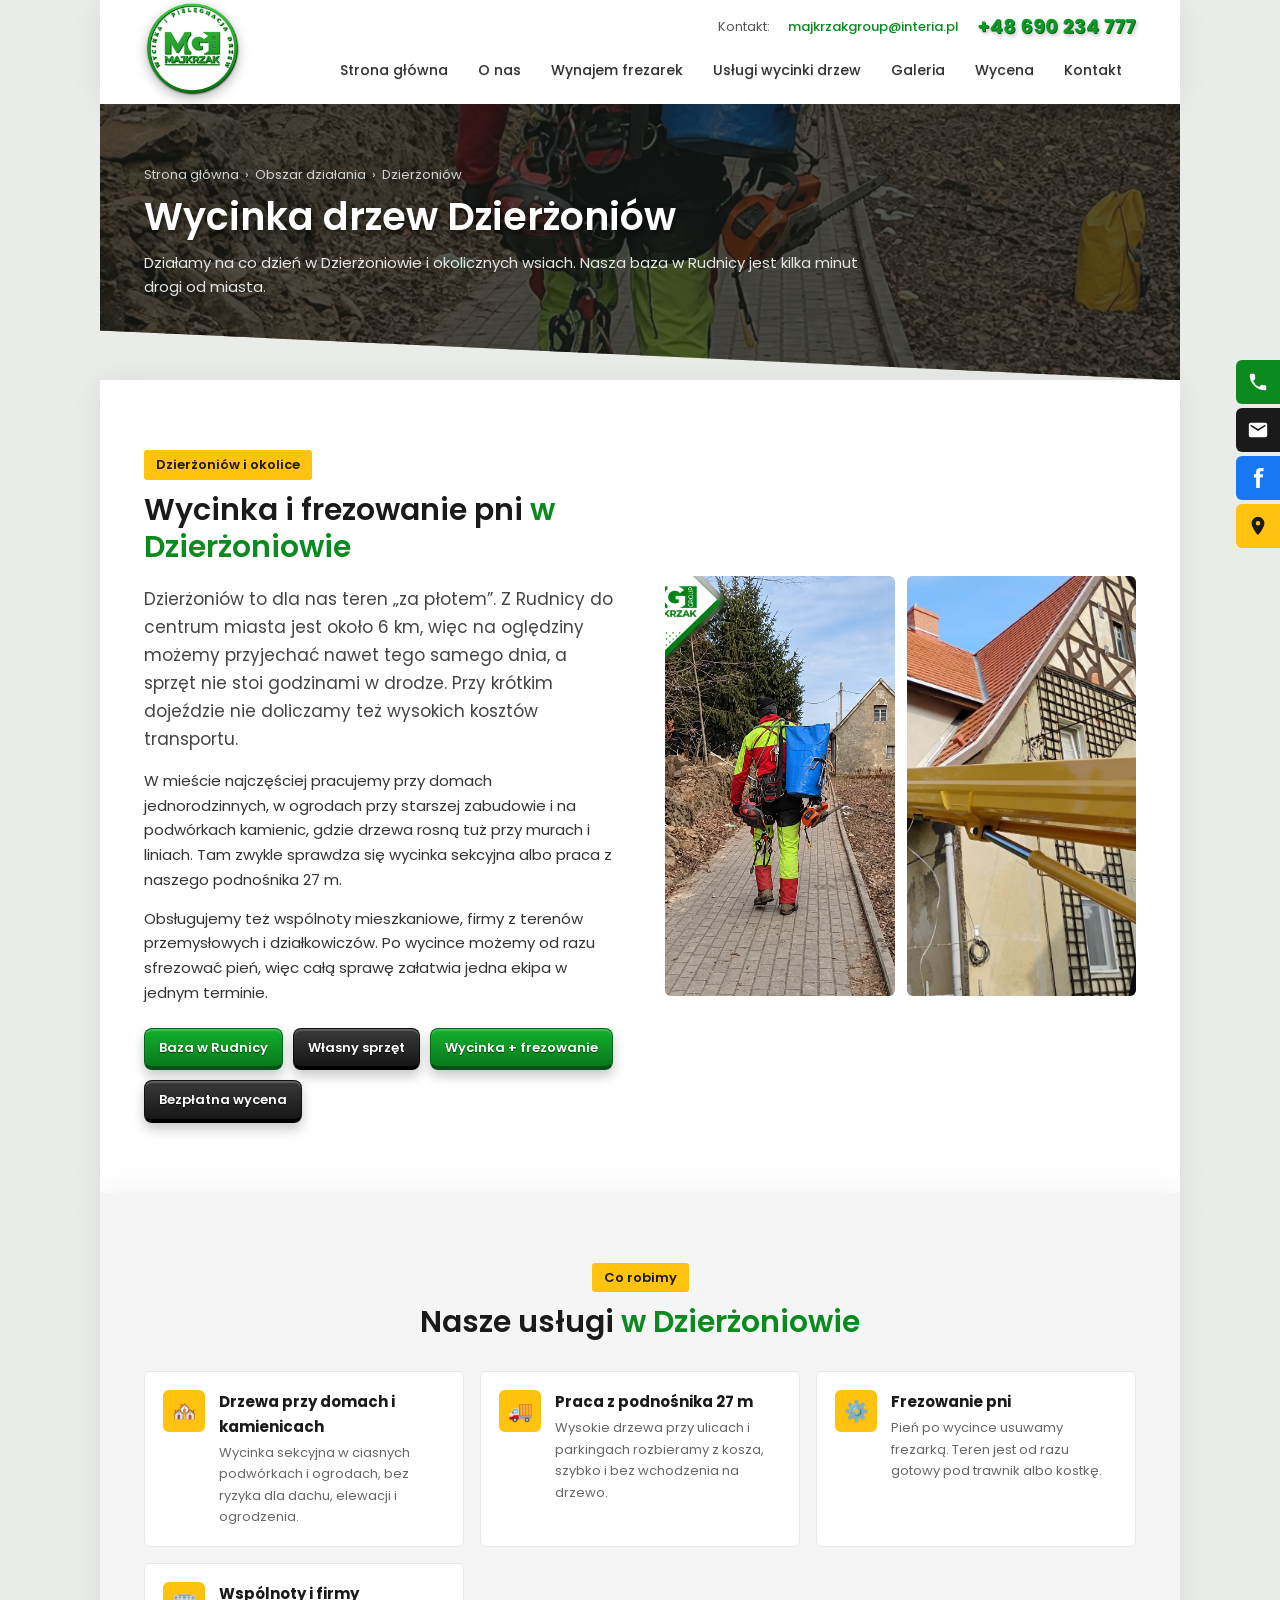
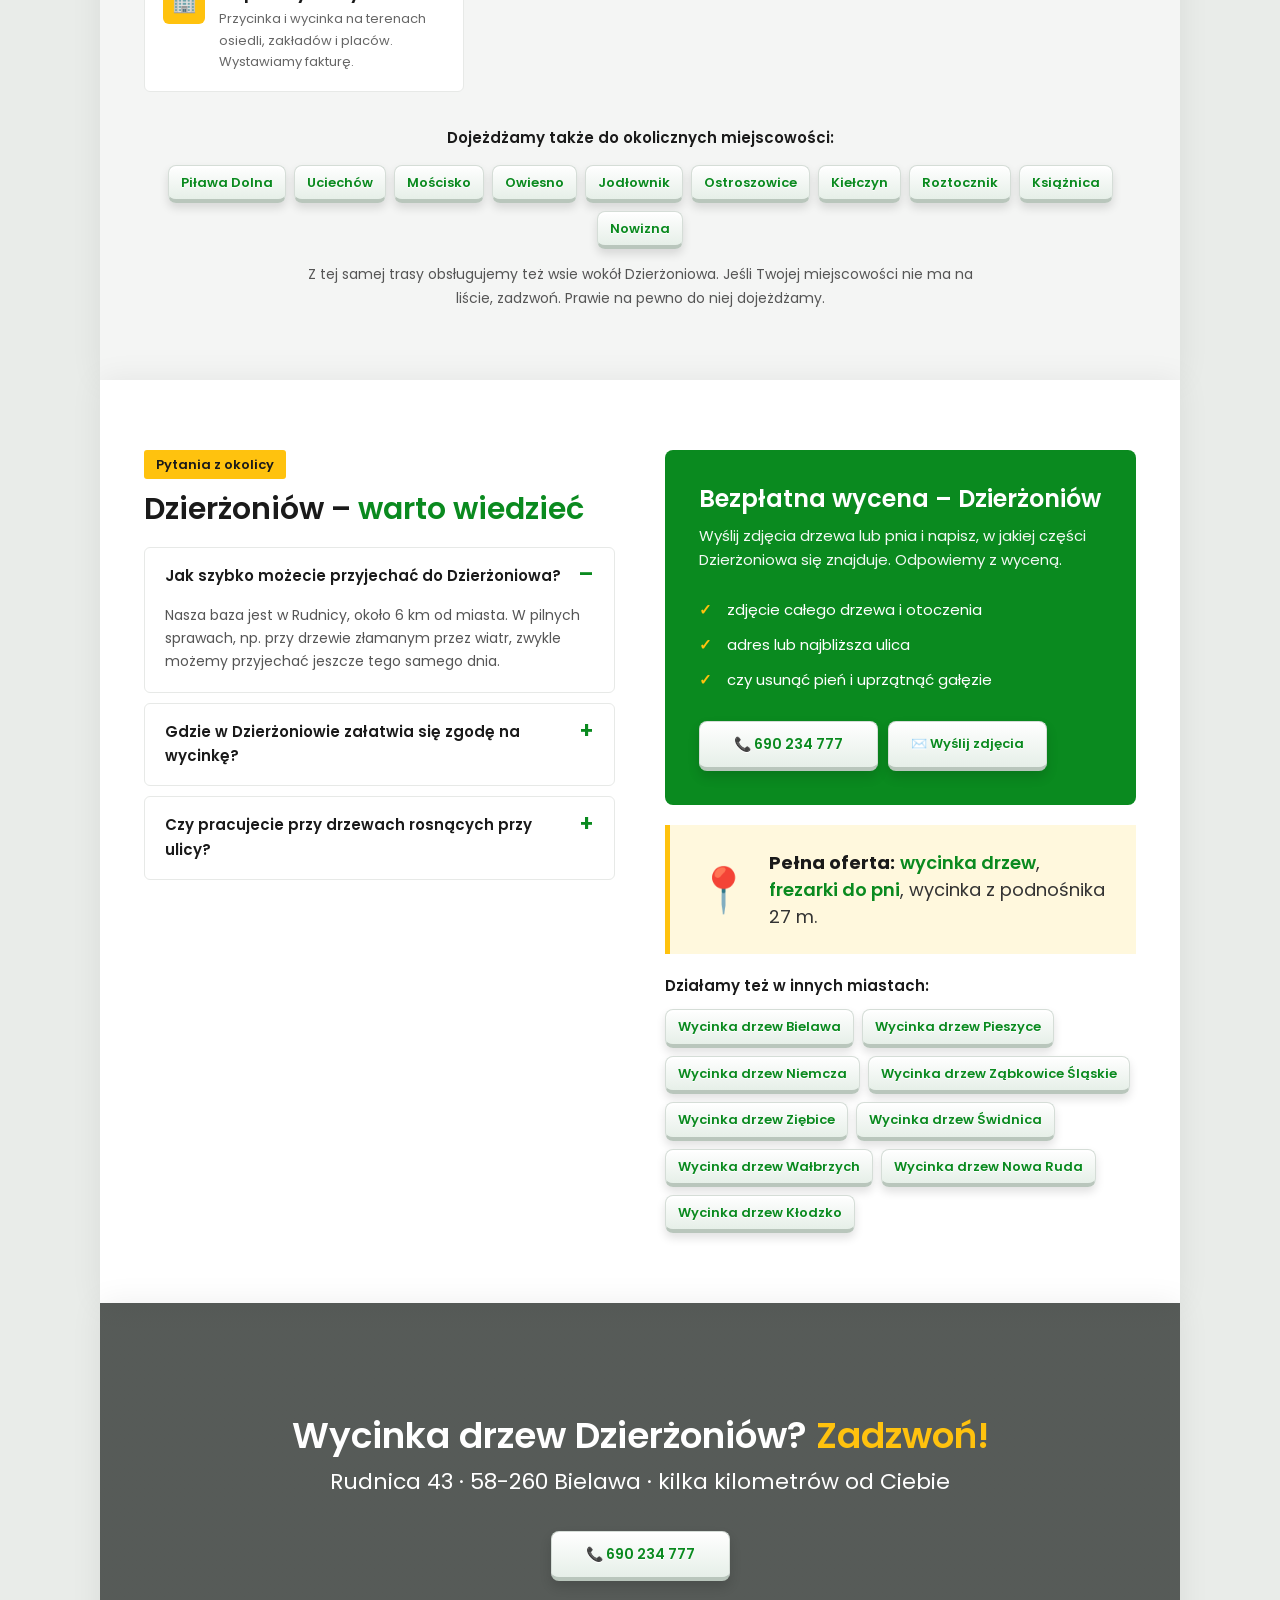
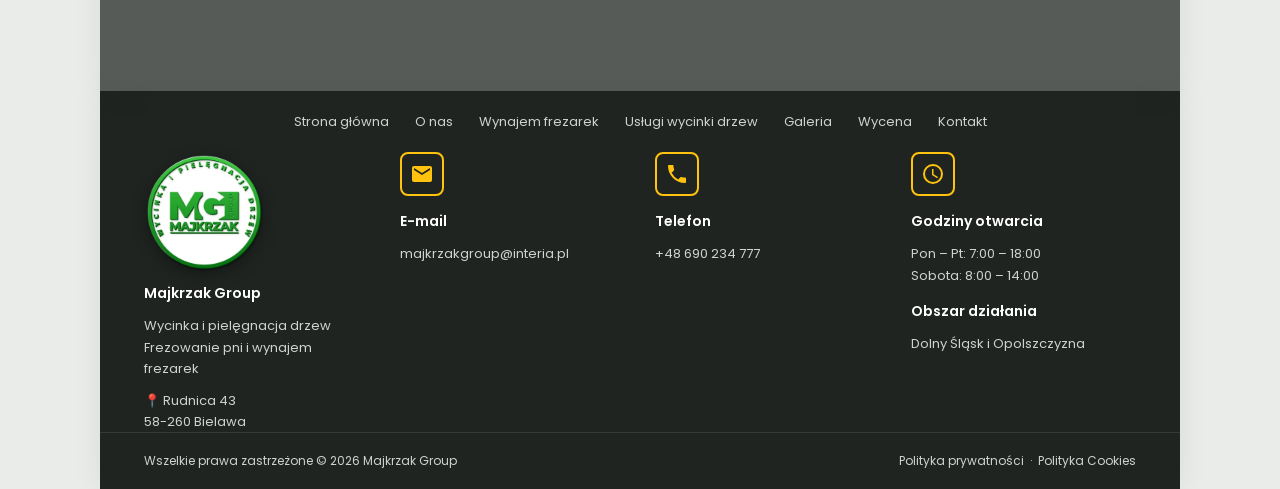
<file: wycinka-drzew-dzierzoniow.html>
<!DOCTYPE html>
<html lang="pl">
<head>
<meta charset="UTF-8">
<meta name="viewport" content="width=device-width, initial-scale=1.0">
<title>Wycinka drzew Dzierżoniów – frezowanie pni, podnośnik 27 m | Majkrzak Group</title>
<meta name="description" content="Wycinka drzew w Dzierżoniowie i okolicy: wycinka sekcyjna, z podnośnika 27 m, frezowanie pni. Baza w Rudnicy, kilka minut od miasta. Bezpłatna wycena: 690 234 777.">
<link href="https://fonts.googleapis.com/css2?family=Poppins:wght@300;400;500;600;700&display=swap" rel="stylesheet">
<link rel="stylesheet" href="style.css">
<script type="application/ld+json">
{
 "@context": "https://schema.org",
 "@type": "LocalBusiness",
 "name": "Majkrzak Group",
 "description": "Wycinka drzew, frezowanie pni i wycinka z podnośnika 27 m – Dzierżoniów i okolice.",
 "image": "logo.webp",
 "telephone": "+48690234777",
 "email": "majkrzakgroup@interia.pl",
 "address": {
  "@type": "PostalAddress",
  "streetAddress": "Rudnica 43",
  "postalCode": "58-260",
  "addressLocality": "Bielawa",
  "addressRegion": "dolnośląskie",
  "addressCountry": "PL"
 },
 "areaServed": [
  {
   "@type": "City",
   "name": "Dzierżoniów"
  },
  {
   "@type": "Place",
   "name": "Piława Dolna"
  },
  {
   "@type": "Place",
   "name": "Uciechów"
  },
  {
   "@type": "Place",
   "name": "Mościsko"
  },
  {
   "@type": "Place",
   "name": "Owiesno"
  },
  {
   "@type": "Place",
   "name": "Jodłownik"
  },
  {
   "@type": "Place",
   "name": "Ostroszowice"
  },
  {
   "@type": "Place",
   "name": "Kiełczyn"
  },
  {
   "@type": "Place",
   "name": "Roztocznik"
  },
  {
   "@type": "Place",
   "name": "Książnica"
  },
  {
   "@type": "Place",
   "name": "Nowizna"
  }
 ],
 "openingHoursSpecification": [
  {
   "@type": "OpeningHoursSpecification",
   "dayOfWeek": [
    "Monday",
    "Tuesday",
    "Wednesday",
    "Thursday",
    "Friday"
   ],
   "opens": "07:00",
   "closes": "18:00"
  },
  {
   "@type": "OpeningHoursSpecification",
   "dayOfWeek": "Saturday",
   "opens": "08:00",
   "closes": "14:00"
  }
 ]
}
</script>
<link rel="canonical" href="https://majkrzakgroupwycinka.pl/wycinka-drzew-dzierzoniow.html">
<meta property="og:type" content="website"><meta property="og:url" content="https://majkrzakgroupwycinka.pl/wycinka-drzew-dzierzoniow.html"><meta property="og:title" content="Wycinka drzew Dzierżoniów – frezowanie pni, podnośnik 27 m | Majkrzak Group"><meta property="og:image" content="https://majkrzakgroupwycinka.pl/wycinka-drzew.webp"><meta property="og:locale" content="pl_PL">
<link rel="icon" href="favicon.ico" sizes="any"><link rel="icon" type="image/png" href="favicon-192.png"><link rel="apple-touch-icon" href="apple-touch-icon.png">
<meta name="theme-color" content="#1f8a2e">
</head>
<body>

<!-- ================= NAGŁÓWEK ================= -->
<header id="top">
  <div class="container head">
    <a href="index.html" class="logo"><span class="lg-anim"><img src="logo-plaskie.webp" alt="Majkrzak Group – logo"><img src="logo-3d.webp" class="lg-3d" alt=""></span></a>
    <div class="head-right">
      <div class="head-contact">
        <span>Kontakt:</span>
        <a href="mailto:majkrzakgroup@interia.pl">majkrzakgroup@interia.pl</a>
        <a href="tel:+48690234777">+48 690 234 777</a>
      </div>
      <button class="burger" aria-label="Menu"><span></span><span></span><span></span></button>
      <nav>
        <ul>
          <li><a href="index.html">Strona główna</a></li>
          <li><a href="onas.html">O nas</a></li>
          <li><a href="frezarki.html">Wynajem frezarek</a></li>
          <li><a href="wycinka.html">Usługi wycinki drzew</a></li>
          <li><a href="galeria.html">Galeria</a></li>
          <li><a href="index.html#wycena">Wycena</a></li>
          <li><a href="#kontakt">Kontakt</a></li>
        </ul>
      </nav>
    </div>
  </div>
</header>

<!-- ================= TYTUŁ PODSTRONY ================= -->
<section class="page-head" style="background-image:linear-gradient(rgba(20,25,22,.72),rgba(20,25,22,.72)),url('galeria-arborysta.webp');background-position:center 60%">
  <div class="container">
    <div class="crumbs"><a href="index.html">Strona główna</a> &nbsp;›&nbsp; <a href="index.html#obszar">Obszar działania</a> &nbsp;›&nbsp; Dzierżoniów</div>
    <h1>Wycinka drzew Dzierżoniów</h1>
    <p>Działamy na co dzień w Dzierżoniowie i okolicznych wsiach. Nasza baza w Rudnicy jest kilka minut drogi od miasta.</p>
  </div>
</section>

<!-- ================= O MIEŚCIE ================= -->
<section class="sec">
  <div class="container two-col" style="align-items:center">
    <div>
      <span class="pill">Dzierżoniów i okolice</span>
      <h2>Wycinka i frezowanie pni <span>w Dzierżoniowie</span></h2>
      <p class="lead" style="margin-bottom:16px">Dzierżoniów to dla nas teren „za płotem”. Z Rudnicy do centrum miasta jest około 6 km, więc na oględziny możemy przyjechać nawet tego samego dnia, a sprzęt nie stoi godzinami w drodze. Przy krótkim dojeździe nie doliczamy też wysokich kosztów transportu.</p>
      <p style="margin-bottom:14px">W mieście najczęściej pracujemy przy domach jednorodzinnych, w ogrodach przy starszej zabudowie i na podwórkach kamienic, gdzie drzewa rosną tuż przy murach i liniach. Tam zwykle sprawdza się wycinka sekcyjna albo praca z naszego podnośnika 27 m.</p>
      <p style="margin-bottom:14px">Obsługujemy też wspólnoty mieszkaniowe, firmy z terenów przemysłowych i działkowiczów. Po wycince możemy od razu sfrezować pień, więc całą sprawę załatwia jedna ekipa w jednym terminie.</p>
      <div class="motto">
        <span>Baza w Rudnicy</span><span>Własny sprzęt</span><span>Wycinka + frezowanie</span><span>Bezpłatna wycena</span>
      </div>
    </div>
    <div class="photo-pair">
      <div style="background-image:url('galeria-arborysta.webp');background-position:center 60%"></div>
      <div style="background-image:url('podnosnik-praca.jpg');background-position:center"></div>
    </div>
  </div>
</section>

<!-- ================= USŁUGI W MIEŚCIE ================= -->
<section class="sec sec-gray">
  <div class="container">
    <div style="text-align:center;margin-bottom:30px">
      <span class="pill">Co robimy</span>
      <h2>Nasze usługi <span>w Dzierżoniowie</span></h2>
    </div>
    <div class="svc-grid">
      <div class="svc"><i>🏘️</i><div><h4>Drzewa przy domach i kamienicach</h4><p>Wycinka sekcyjna w ciasnych podwórkach i ogrodach, bez ryzyka dla dachu, elewacji i ogrodzenia.</p></div></div>
      <div class="svc"><i>🚚</i><div><h4>Praca z podnośnika 27 m</h4><p>Wysokie drzewa przy ulicach i parkingach rozbieramy z kosza, szybko i bez wchodzenia na drzewo.</p></div></div>
      <div class="svc"><i>⚙️</i><div><h4>Frezowanie pni</h4><p>Pień po wycince usuwamy frezarką. Teren jest od razu gotowy pod trawnik albo kostkę.</p></div></div>
      <div class="svc"><i>🏢</i><div><h4>Wspólnoty i firmy</h4><p>Przycinka i wycinka na terenach osiedli, zakładów i placów. Wystawiamy fakturę.</p></div></div>
    </div>
    <div style="text-align:center;margin-top:34px">
      <p style="font-weight:600;color:var(--black)">Dojeżdżamy także do okolicznych miejscowości:</p>
      <div class="where" style="justify-content:center"><span>Piława Dolna</span><span>Uciechów</span><span>Mościsko</span><span>Owiesno</span><span>Jodłownik</span><span>Ostroszowice</span><span>Kiełczyn</span><span>Roztocznik</span><span>Książnica</span><span>Nowizna</span></div>
      <p style="max-width:680px;margin:14px auto 0;font-size:14px;color:#555">Z tej samej trasy obsługujemy też wsie wokół Dzierżoniowa. Jeśli Twojej miejscowości nie ma na liście, zadzwoń. Prawie na pewno do niej dojeżdżamy.</p>
    </div>
  </div>
</section>

<!-- ================= FAQ + WYCENA ================= -->
<section class="sec" id="wycena">
  <div class="container two-col">
    <div class="faq">
      <span class="pill">Pytania z okolicy</span>
      <h2>Dzierżoniów – <span>warto wiedzieć</span></h2>
      <details open>
        <summary>Jak szybko możecie przyjechać do Dzierżoniowa?</summary>
        <p>Nasza baza jest w Rudnicy, około 6 km od miasta. W pilnych sprawach, np. przy drzewie złamanym przez wiatr, zwykle możemy przyjechać jeszcze tego samego dnia.</p>
      </details>
      <details>
        <summary>Gdzie w Dzierżoniowie załatwia się zgodę na wycinkę?</summary>
        <p>Wniosek albo zgłoszenie składa się w urzędzie gminy, na której terenie rośnie drzewo: w Urzędzie Miasta Dzierżoniów dla miasta, a w Urzędzie Gminy Dzierżoniów dla okolicznych wsi. Chętnie podpowiemy, czy w Twoim przypadku zgoda jest potrzebna.</p>
      </details>
      <details>
        <summary>Czy pracujecie przy drzewach rosnących przy ulicy?</summary>
        <p>Tak. Do takich prac używamy podnośnika 27 m, a teren pracy oznaczamy i zabezpieczamy.</p>
      </details>
    </div>
    <div>
      <div class="quote-box">
        <h3>Bezpłatna wycena – Dzierżoniów</h3>
        <p>Wyślij zdjęcia drzewa lub pnia i napisz, w jakiej części Dzierżoniowa się znajduje. Odpowiemy z wyceną.</p>
        <ul>
          <li>zdjęcie całego drzewa i otoczenia</li>
          <li>adres lub najbliższa ulica</li>
          <li>czy usunąć pień i uprzątnąć gałęzie</li>
        </ul>
        <div style="display:flex;flex-wrap:wrap;gap:10px">
          <a href="tel:+48690234777" class="btn btn-yellow">📞 690 234 777</a>
          <a href="mailto:majkrzakgroup@interia.pl?subject=Wycena%20wycinki%20-%20Dzierżoniów" class="btn btn-outline" style="padding:11px 22px">✉️ Wyślij zdjęcia</a>
        </div>
      </div>
      <div class="note-op" style="margin-top:20px">
        <span style="font-size:28px">📍</span>
        <div><b>Pełna oferta:</b> <a href="wycinka.html" style="color:var(--green);font-weight:600">wycinka drzew</a>, <a href="frezarki.html" style="color:var(--green);font-weight:600">frezarki do pni</a>, wycinka z podnośnika 27 m.</div>
      </div>
      <div style="margin-top:20px">
        <p style="font-weight:600;color:var(--black)">Działamy też w innych miastach:</p>
        <div class="city-links"><a href="wycinka-drzew-bielawa.html">Wycinka drzew Bielawa</a><a href="wycinka-drzew-pieszyce.html">Wycinka drzew Pieszyce</a><a href="wycinka-drzew-niemcza.html">Wycinka drzew Niemcza</a><a href="wycinka-drzew-zabkowice-slaskie.html">Wycinka drzew Ząbkowice Śląskie</a><a href="wycinka-drzew-ziebice.html">Wycinka drzew Ziębice</a><a href="wycinka-drzew-swidnica.html">Wycinka drzew Świdnica</a><a href="wycinka-drzew-walbrzych.html">Wycinka drzew Wałbrzych</a><a href="wycinka-drzew-nowa-ruda.html">Wycinka drzew Nowa Ruda</a><a href="wycinka-drzew-klodzko.html">Wycinka drzew Kłodzko</a></div>
      </div>
    </div>
  </div>
</section>

<!-- ================= BANER ================= -->
<section class="parallax">
  <div class="container">
    <h2>Wycinka drzew Dzierżoniów? <span>Zadzwoń!</span></h2>
    <p>Rudnica 43 · 58-260 Bielawa · kilka kilometrów od Ciebie</p>
    <a href="tel:+48690234777" class="btn btn-yellow">📞 690 234 777</a>
  </div>
</section>

<!-- ================= STOPKA ================= -->
<footer id="kontakt">
  <div class="foot-menu">
    <div class="container">
      <ul>
        <li><a href="index.html">Strona główna</a></li>
        <li><a href="onas.html">O nas</a></li>
        <li><a href="frezarki.html">Wynajem frezarek</a></li>
        <li><a href="wycinka.html">Usługi wycinki drzew</a></li>
        <li><a href="galeria.html">Galeria</a></li>
        <li><a href="index.html#wycena">Wycena</a></li>
        <li><a href="#kontakt">Kontakt</a></li>
      </ul>
    </div>
  </div>
  <div class="container foot-cols">
    <div>
      <img src="logo-3d.webp" alt="Majkrzak Group" class="foot-logo">
      <h4>Majkrzak Group</h4>
      <p>Wycinka i pielęgnacja drzew<br>Frezowanie pni i wynajem frezarek</p>
      <p style="margin-top:10px">📍 Rudnica 43<br>58-260 Bielawa</p>
    </div>
    <div>
      <div class="ico"><svg viewBox="0 0 24 24"><path d="M20 4H4a2 2 0 00-2 2v12a2 2 0 002 2h16a2 2 0 002-2V6a2 2 0 00-2-2zm0 4l-8 5-8-5V6l8 5 8-5v2z"/></svg></div>
      <h4>E-mail</h4>
      <a href="mailto:majkrzakgroup@interia.pl">majkrzakgroup@interia.pl</a>
    </div>
    <div>
      <div class="ico"><svg viewBox="0 0 24 24"><path d="M6.6 10.8a15.1 15.1 0 006.6 6.6l2.2-2.2c.3-.3.7-.4 1-.2 1.1.4 2.3.6 3.6.6.6 0 1 .4 1 1V20c0 .6-.4 1-1 1A17 17 0 013 4c0-.6.4-1 1-1h3.5c.6 0 1 .4 1 1 0 1.3.2 2.5.6 3.6.1.3 0 .7-.2 1L6.6 10.8z"/></svg></div>
      <h4>Telefon</h4>
      <a href="tel:+48690234777">+48 690 234 777</a>
    </div>
    <div>
      <div class="ico"><svg viewBox="0 0 24 24"><path d="M12 2a10 10 0 100 20 10 10 0 000-20zm0 18a8 8 0 110-16 8 8 0 010 16zm.5-13H11v6l5.2 3.2.8-1.3-4.5-2.7V7z"/></svg></div>
      <h4>Godziny otwarcia</h4>
      <p>Pon – Pt: 7:00 – 18:00</p>
      <p>Sobota: 8:00 – 14:00</p>
      <h4 style="margin-top:14px">Obszar działania</h4>
      <p>Dolny Śląsk i Opolszczyzna</p>
    </div>
  </div>
  <div class="copy">
    <div class="container">
      <span>Wszelkie prawa zastrzeżone © 2026 Majkrzak Group</span>
      <span><a href="#">Polityka prywatności</a> &nbsp;·&nbsp; <a href="#">Polityka Cookies</a></span>
    </div>
  </div>
</footer>

<!-- ================= IKONY BOCZNE ================= -->
<div class="side-icons">
  <a href="tel:+48690234777" class="s-phone" aria-label="Zadzwoń"><svg viewBox="0 0 24 24"><path d="M6.6 10.8a15.1 15.1 0 006.6 6.6l2.2-2.2c.3-.3.7-.4 1-.2 1.1.4 2.3.6 3.6.6.6 0 1 .4 1 1V20c0 .6-.4 1-1 1A17 17 0 013 4c0-.6.4-1 1-1h3.5c.6 0 1 .4 1 1 0 1.3.2 2.5.6 3.6.1.3 0 .7-.2 1L6.6 10.8z"/></svg></a>
  <a href="mailto:majkrzakgroup@interia.pl" class="s-mail" aria-label="E-mail"><svg viewBox="0 0 24 24"><path d="M20 4H4a2 2 0 00-2 2v12a2 2 0 002 2h16a2 2 0 002-2V6a2 2 0 00-2-2zm0 4l-8 5-8-5V6l8 5 8-5v2z"/></svg></a>
  <a href="https://www.facebook.com/MajkrzakGroup/" target="_blank" rel="noopener" class="s-fb" aria-label="Facebook"><svg viewBox="0 0 24 24"><path d="M14 8V6c0-.9.2-1.4 1.6-1.4H18V1h-3.4C11.1 1 10 2.8 10 5.7V8H7.5v3.5H10V23h4V11.5h3.1L17.6 8H14z"/></svg></a>
  <a href="index.html#obszar" class="s-map" aria-label="Obszar działania"><svg viewBox="0 0 24 24"><path d="M12 2a7 7 0 00-7 7c0 5.2 7 13 7 13s7-7.8 7-13a7 7 0 00-7-7zm0 9.5A2.5 2.5 0 1112 6.5a2.5 2.5 0 010 5z"/></svg></a>
</div>
<button class="to-top" aria-label="Do góry" onclick="window.scrollTo({top:0})">▲</button>

<script>
  // Menu mobilne
  const nav = document.querySelector('nav');
  document.querySelector('.burger').addEventListener('click', () => nav.classList.toggle('open'));
  nav.querySelectorAll('a').forEach(a => a.addEventListener('click', () => nav.classList.remove('open')));

  // Mniejszy nagłówek po przewinięciu + przycisk "do góry"
  const header = document.querySelector('header'), toTop = document.querySelector('.to-top');
  window.addEventListener('scroll', () => {
    header.classList.toggle('small', scrollY > 80);
    toTop.classList.toggle('show', scrollY > 500);
  });
</script>
<script>if("scrollRestoration" in history)history.scrollRestoration="manual";if(!location.hash){window.scrollTo(0,0);addEventListener("load",function(){window.scrollTo(0,0)})}</script>
</body>
</html>
</file>
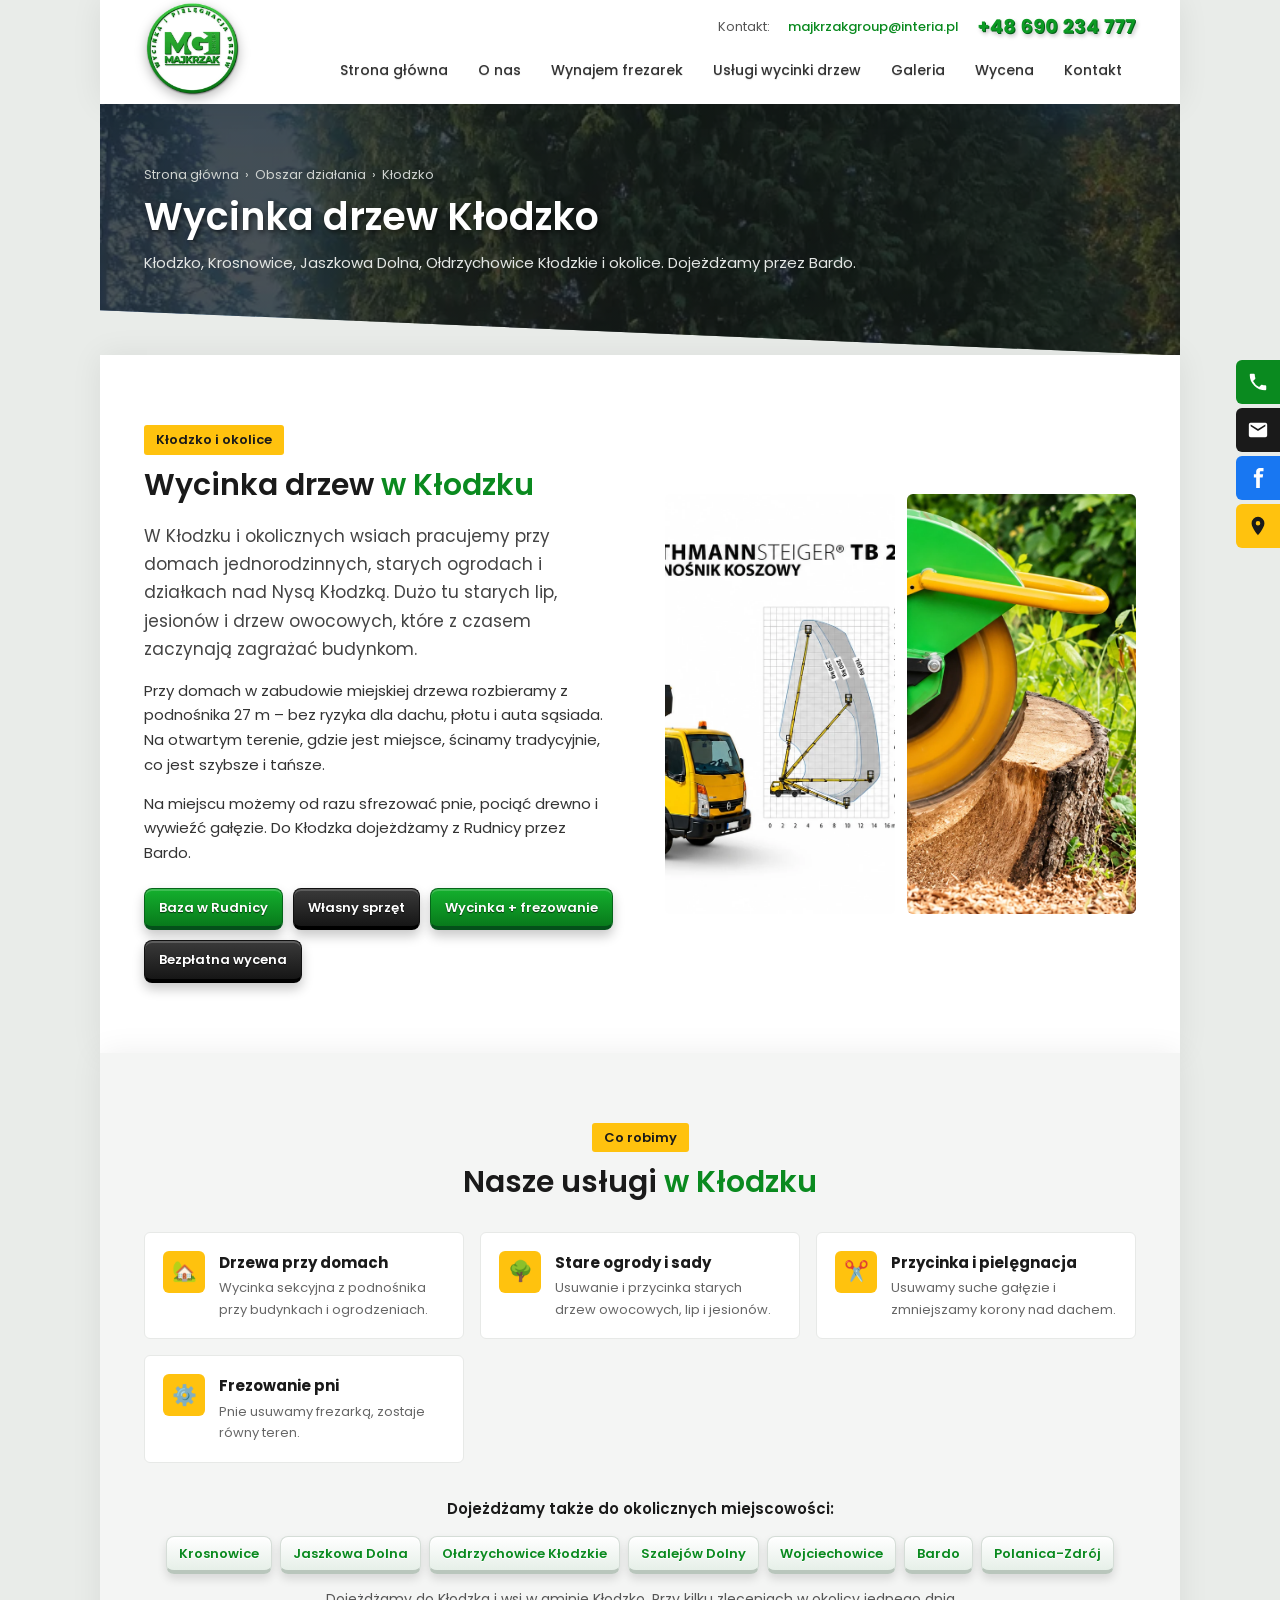
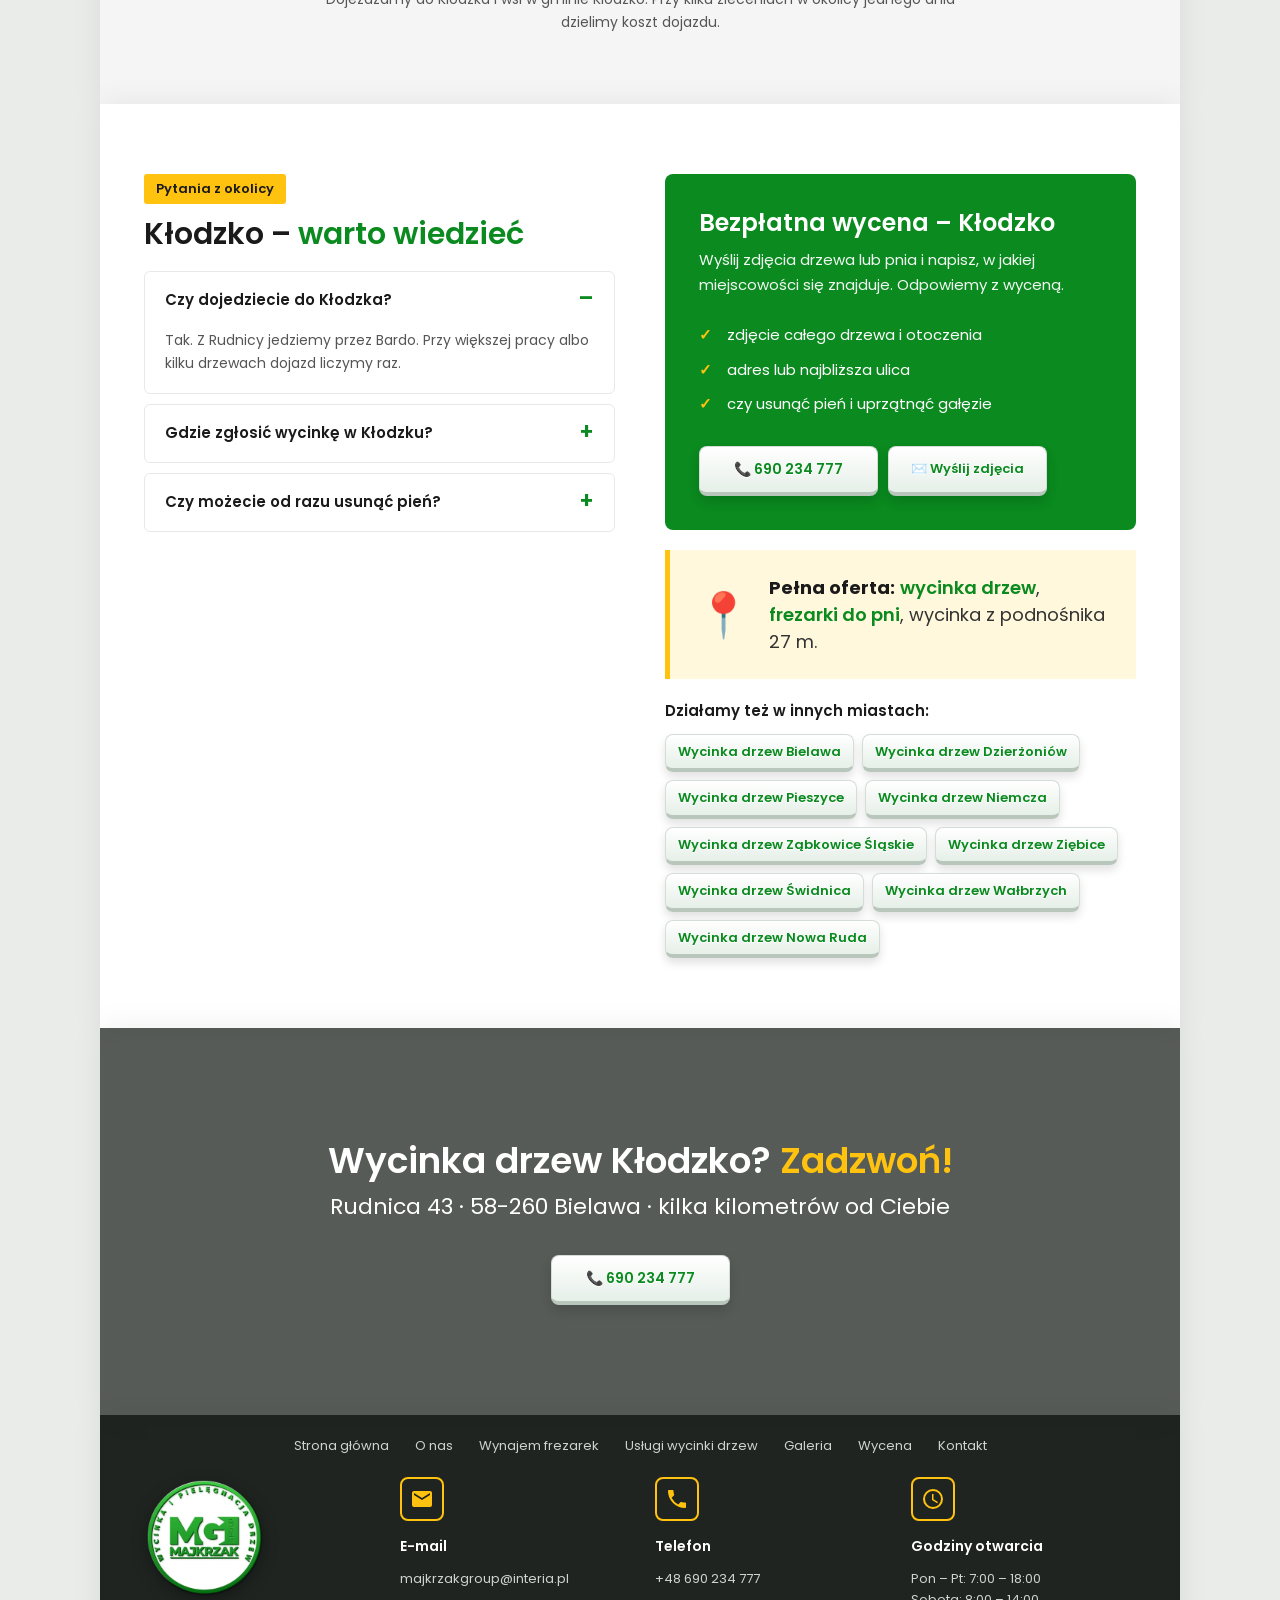
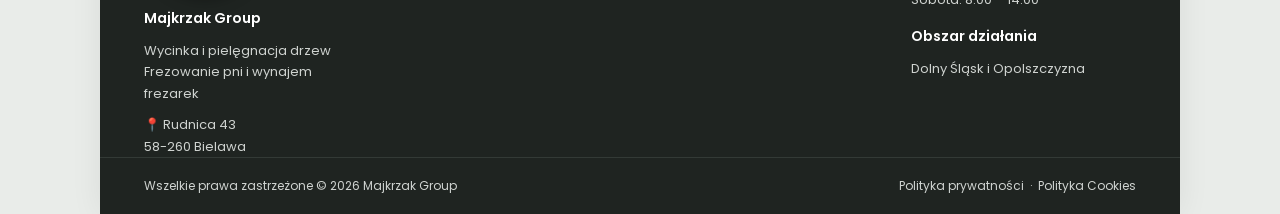
<file: wycinka-drzew-klodzko.html>
<!DOCTYPE html>
<html lang="pl">
<head>
<meta charset="UTF-8">
<meta name="viewport" content="width=device-width, initial-scale=1.0">
<title>Wycinka drzew Kłodzko – wycinka z podnośnika, frezowanie pni</title>
<meta name="description" content="Wycinka i przycinka drzew w Kłodzku i gminie Kłodzko. Podnośnik 27 m, frezowanie pni, drewno na opał. Wycena po zdjęciach: 690 234 777.">
<link href="https://fonts.googleapis.com/css2?family=Poppins:wght@300;400;500;600;700&display=swap" rel="stylesheet">
<link rel="stylesheet" href="style.css">
<script type="application/ld+json">
{
 "@context": "https://schema.org",
 "@type": "LocalBusiness",
 "name": "Majkrzak Group",
 "description": "Wycinka drzew, wycinka z podnośnika 27 m i frezowanie pni – Kłodzko i okolice.",
 "image": "logo.webp",
 "telephone": "+48690234777",
 "email": "majkrzakgroup@interia.pl",
 "address": {
  "@type": "PostalAddress",
  "streetAddress": "Rudnica 43",
  "postalCode": "58-260",
  "addressLocality": "Bielawa",
  "addressRegion": "dolnośląskie",
  "addressCountry": "PL"
 },
 "areaServed": [
  {
   "@type": "City",
   "name": "Kłodzko"
  },
  {
   "@type": "Place",
   "name": "Krosnowice"
  },
  {
   "@type": "Place",
   "name": "Jaszkowa Dolna"
  },
  {
   "@type": "Place",
   "name": "Ołdrzychowice Kłodzkie"
  },
  {
   "@type": "Place",
   "name": "Szalejów Dolny"
  },
  {
   "@type": "Place",
   "name": "Wojciechowice"
  },
  {
   "@type": "Place",
   "name": "Bardo"
  },
  {
   "@type": "Place",
   "name": "Polanica-Zdrój"
  }
 ],
 "openingHoursSpecification": [
  {
   "@type": "OpeningHoursSpecification",
   "dayOfWeek": [
    "Monday",
    "Tuesday",
    "Wednesday",
    "Thursday",
    "Friday"
   ],
   "opens": "07:00",
   "closes": "18:00"
  },
  {
   "@type": "OpeningHoursSpecification",
   "dayOfWeek": "Saturday",
   "opens": "08:00",
   "closes": "14:00"
  }
 ]
}
</script>
<link rel="canonical" href="https://majkrzakgroupwycinka.pl/wycinka-drzew-klodzko.html">
<meta property="og:type" content="website"><meta property="og:url" content="https://majkrzakgroupwycinka.pl/wycinka-drzew-klodzko.html"><meta property="og:title" content="Wycinka drzew Kłodzko – wycinka z podnośnika, frezowanie pni"><meta property="og:image" content="https://majkrzakgroupwycinka.pl/wycinka-drzew.webp"><meta property="og:locale" content="pl_PL">
<link rel="icon" href="favicon.ico" sizes="any"><link rel="icon" type="image/png" href="favicon-192.png"><link rel="apple-touch-icon" href="apple-touch-icon.png">
<meta name="theme-color" content="#1f8a2e">
</head>
<body>

<!-- ================= NAGŁÓWEK ================= -->
<header id="top">
  <div class="container head">
    <a href="index.html" class="logo"><span class="lg-anim"><img src="logo-plaskie.webp" alt="Majkrzak Group – logo"><img src="logo-3d.webp" class="lg-3d" alt=""></span></a>
    <div class="head-right">
      <div class="head-contact">
        <span>Kontakt:</span>
        <a href="mailto:majkrzakgroup@interia.pl">majkrzakgroup@interia.pl</a>
        <a href="tel:+48690234777">+48 690 234 777</a>
      </div>
      <button class="burger" aria-label="Menu"><span></span><span></span><span></span></button>
      <nav>
        <ul>
          <li><a href="index.html">Strona główna</a></li>
          <li><a href="onas.html">O nas</a></li>
          <li><a href="frezarki.html">Wynajem frezarek</a></li>
          <li><a href="wycinka.html">Usługi wycinki drzew</a></li>
          <li><a href="galeria.html">Galeria</a></li>
          <li><a href="index.html#wycena">Wycena</a></li>
          <li><a href="#kontakt">Kontakt</a></li>
        </ul>
      </nav>
    </div>
  </div>
</header>

<!-- ================= TYTUŁ PODSTRONY ================= -->
<section class="page-head" style="background-image:linear-gradient(rgba(20,25,22,.72),rgba(20,25,22,.72)),url('wycinka-drzew.webp');background-position:center 40%">
  <div class="container">
    <div class="crumbs"><a href="index.html">Strona główna</a> &nbsp;›&nbsp; <a href="index.html#obszar">Obszar działania</a> &nbsp;›&nbsp; Kłodzko</div>
    <h1>Wycinka drzew Kłodzko</h1>
    <p>Kłodzko, Krosnowice, Jaszkowa Dolna, Ołdrzychowice Kłodzkie i okolice. Dojeżdżamy przez Bardo.</p>
  </div>
</section>

<!-- ================= O MIEŚCIE ================= -->
<section class="sec">
  <div class="container two-col" style="align-items:center">
    <div>
      <span class="pill">Kłodzko i okolice</span>
      <h2>Wycinka drzew <span>w Kłodzku</span></h2>
      <p class="lead" style="margin-bottom:16px">W Kłodzku i okolicznych wsiach pracujemy przy domach jednorodzinnych, starych ogrodach i działkach nad Nysą Kłodzką. Dużo tu starych lip, jesionów i drzew owocowych, które z czasem zaczynają zagrażać budynkom.</p>
      <p style="margin-bottom:14px">Przy domach w zabudowie miejskiej drzewa rozbieramy z podnośnika 27 m – bez ryzyka dla dachu, płotu i auta sąsiada. Na otwartym terenie, gdzie jest miejsce, ścinamy tradycyjnie, co jest szybsze i tańsze.</p>
      <p style="margin-bottom:14px">Na miejscu możemy od razu sfrezować pnie, pociąć drewno i wywieźć gałęzie. Do Kłodzka dojeżdżamy z Rudnicy przez Bardo.</p>
      <div class="motto">
        <span>Baza w Rudnicy</span><span>Własny sprzęt</span><span>Wycinka + frezowanie</span><span>Bezpłatna wycena</span>
      </div>
    </div>
    <div class="photo-pair">
      <div style="background-image:url('podnosnik-tb270.webp');background-position:center 30%"></div>
      <div style="background-image:url('frezowanie-pni.webp');background-position:center"></div>
    </div>
  </div>
</section>

<!-- ================= USŁUGI W MIEŚCIE ================= -->
<section class="sec sec-gray">
  <div class="container">
    <div style="text-align:center;margin-bottom:30px">
      <span class="pill">Co robimy</span>
      <h2>Nasze usługi <span>w Kłodzku</span></h2>
    </div>
    <div class="svc-grid">
      <div class="svc"><i>🏡</i><div><h4>Drzewa przy domach</h4><p>Wycinka sekcyjna z podnośnika przy budynkach i ogrodzeniach.</p></div></div>
      <div class="svc"><i>🌳</i><div><h4>Stare ogrody i sady</h4><p>Usuwanie i przycinka starych drzew owocowych, lip i jesionów.</p></div></div>
      <div class="svc"><i>✂️</i><div><h4>Przycinka i pielęgnacja</h4><p>Usuwamy suche gałęzie i zmniejszamy korony nad dachem.</p></div></div>
      <div class="svc"><i>⚙️</i><div><h4>Frezowanie pni</h4><p>Pnie usuwamy frezarką, zostaje równy teren.</p></div></div>
    </div>
    <div style="text-align:center;margin-top:34px">
      <p style="font-weight:600;color:var(--black)">Dojeżdżamy także do okolicznych miejscowości:</p>
      <div class="where" style="justify-content:center"><span>Krosnowice</span><span>Jaszkowa Dolna</span><span>Ołdrzychowice Kłodzkie</span><span>Szalejów Dolny</span><span>Wojciechowice</span><span>Bardo</span><span>Polanica-Zdrój</span></div>
      <p style="max-width:680px;margin:14px auto 0;font-size:14px;color:#555">Dojeżdżamy do Kłodzka i wsi w gminie Kłodzko. Przy kilku zleceniach w okolicy jednego dnia dzielimy koszt dojazdu.</p>
    </div>
  </div>
</section>

<!-- ================= FAQ + WYCENA ================= -->
<section class="sec" id="wycena">
  <div class="container two-col">
    <div class="faq">
      <span class="pill">Pytania z okolicy</span>
      <h2>Kłodzko – <span>warto wiedzieć</span></h2>
      <details open>
        <summary>Czy dojedziecie do Kłodzka?</summary>
        <p>Tak. Z Rudnicy jedziemy przez Bardo. Przy większej pracy albo kilku drzewach dojazd liczymy raz.</p>
      </details>
      <details>
        <summary>Gdzie zgłosić wycinkę w Kłodzku?</summary>
        <p>W mieście sprawę prowadzi Urząd Miasta Kłodzko, a we wsiach – Urząd Gminy Kłodzko. Podpowiemy, co przygotować.</p>
      </details>
      <details>
        <summary>Czy możecie od razu usunąć pień?</summary>
        <p>Tak, przywozimy frezarkę i usuwamy pień w dniu wycinki.</p>
      </details>
    </div>
    <div>
      <div class="quote-box">
        <h3>Bezpłatna wycena – Kłodzko</h3>
        <p>Wyślij zdjęcia drzewa lub pnia i napisz, w jakiej miejscowości się znajduje. Odpowiemy z wyceną.</p>
        <ul>
          <li>zdjęcie całego drzewa i otoczenia</li>
          <li>adres lub najbliższa ulica</li>
          <li>czy usunąć pień i uprzątnąć gałęzie</li>
        </ul>
        <div style="display:flex;flex-wrap:wrap;gap:10px">
          <a href="tel:+48690234777" class="btn btn-yellow">📞 690 234 777</a>
          <a href="mailto:majkrzakgroup@interia.pl?subject=Wycena%20wycinki%20-%20Kłodzko" class="btn btn-outline" style="padding:11px 22px">✉️ Wyślij zdjęcia</a>
        </div>
      </div>
      <div class="note-op" style="margin-top:20px">
        <span style="font-size:28px">📍</span>
        <div><b>Pełna oferta:</b> <a href="wycinka.html" style="color:var(--green);font-weight:600">wycinka drzew</a>, <a href="frezarki.html" style="color:var(--green);font-weight:600">frezarki do pni</a>, wycinka z podnośnika 27 m.</div>
      </div>
      <div style="margin-top:20px">
        <p style="font-weight:600;color:var(--black)">Działamy też w innych miastach:</p>
        <div class="city-links"><a href="wycinka-drzew-bielawa.html">Wycinka drzew Bielawa</a><a href="wycinka-drzew-dzierzoniow.html">Wycinka drzew Dzierżoniów</a><a href="wycinka-drzew-pieszyce.html">Wycinka drzew Pieszyce</a><a href="wycinka-drzew-niemcza.html">Wycinka drzew Niemcza</a><a href="wycinka-drzew-zabkowice-slaskie.html">Wycinka drzew Ząbkowice Śląskie</a><a href="wycinka-drzew-ziebice.html">Wycinka drzew Ziębice</a><a href="wycinka-drzew-swidnica.html">Wycinka drzew Świdnica</a><a href="wycinka-drzew-walbrzych.html">Wycinka drzew Wałbrzych</a><a href="wycinka-drzew-nowa-ruda.html">Wycinka drzew Nowa Ruda</a></div>
      </div>
    </div>
  </div>
</section>

<!-- ================= BANER ================= -->
<section class="parallax">
  <div class="container">
    <h2>Wycinka drzew Kłodzko? <span>Zadzwoń!</span></h2>
    <p>Rudnica 43 · 58-260 Bielawa · kilka kilometrów od Ciebie</p>
    <a href="tel:+48690234777" class="btn btn-yellow">📞 690 234 777</a>
  </div>
</section>

<!-- ================= STOPKA ================= -->
<footer id="kontakt">
  <div class="foot-menu">
    <div class="container">
      <ul>
        <li><a href="index.html">Strona główna</a></li>
        <li><a href="onas.html">O nas</a></li>
        <li><a href="frezarki.html">Wynajem frezarek</a></li>
        <li><a href="wycinka.html">Usługi wycinki drzew</a></li>
        <li><a href="galeria.html">Galeria</a></li>
        <li><a href="index.html#wycena">Wycena</a></li>
        <li><a href="#kontakt">Kontakt</a></li>
      </ul>
    </div>
  </div>
  <div class="container foot-cols">
    <div>
      <img src="logo-3d.webp" alt="Majkrzak Group" class="foot-logo">
      <h4>Majkrzak Group</h4>
      <p>Wycinka i pielęgnacja drzew<br>Frezowanie pni i wynajem frezarek</p>
      <p style="margin-top:10px">📍 Rudnica 43<br>58-260 Bielawa</p>
    </div>
    <div>
      <div class="ico"><svg viewBox="0 0 24 24"><path d="M20 4H4a2 2 0 00-2 2v12a2 2 0 002 2h16a2 2 0 002-2V6a2 2 0 00-2-2zm0 4l-8 5-8-5V6l8 5 8-5v2z"/></svg></div>
      <h4>E-mail</h4>
      <a href="mailto:majkrzakgroup@interia.pl">majkrzakgroup@interia.pl</a>
    </div>
    <div>
      <div class="ico"><svg viewBox="0 0 24 24"><path d="M6.6 10.8a15.1 15.1 0 006.6 6.6l2.2-2.2c.3-.3.7-.4 1-.2 1.1.4 2.3.6 3.6.6.6 0 1 .4 1 1V20c0 .6-.4 1-1 1A17 17 0 013 4c0-.6.4-1 1-1h3.5c.6 0 1 .4 1 1 0 1.3.2 2.5.6 3.6.1.3 0 .7-.2 1L6.6 10.8z"/></svg></div>
      <h4>Telefon</h4>
      <a href="tel:+48690234777">+48 690 234 777</a>
    </div>
    <div>
      <div class="ico"><svg viewBox="0 0 24 24"><path d="M12 2a10 10 0 100 20 10 10 0 000-20zm0 18a8 8 0 110-16 8 8 0 010 16zm.5-13H11v6l5.2 3.2.8-1.3-4.5-2.7V7z"/></svg></div>
      <h4>Godziny otwarcia</h4>
      <p>Pon – Pt: 7:00 – 18:00</p>
      <p>Sobota: 8:00 – 14:00</p>
      <h4 style="margin-top:14px">Obszar działania</h4>
      <p>Dolny Śląsk i Opolszczyzna</p>
    </div>
  </div>
  <div class="copy">
    <div class="container">
      <span>Wszelkie prawa zastrzeżone © 2026 Majkrzak Group</span>
      <span><a href="#">Polityka prywatności</a> &nbsp;·&nbsp; <a href="#">Polityka Cookies</a></span>
    </div>
  </div>
</footer>

<!-- ================= IKONY BOCZNE ================= -->
<div class="side-icons">
  <a href="tel:+48690234777" class="s-phone" aria-label="Zadzwoń"><svg viewBox="0 0 24 24"><path d="M6.6 10.8a15.1 15.1 0 006.6 6.6l2.2-2.2c.3-.3.7-.4 1-.2 1.1.4 2.3.6 3.6.6.6 0 1 .4 1 1V20c0 .6-.4 1-1 1A17 17 0 013 4c0-.6.4-1 1-1h3.5c.6 0 1 .4 1 1 0 1.3.2 2.5.6 3.6.1.3 0 .7-.2 1L6.6 10.8z"/></svg></a>
  <a href="mailto:majkrzakgroup@interia.pl" class="s-mail" aria-label="E-mail"><svg viewBox="0 0 24 24"><path d="M20 4H4a2 2 0 00-2 2v12a2 2 0 002 2h16a2 2 0 002-2V6a2 2 0 00-2-2zm0 4l-8 5-8-5V6l8 5 8-5v2z"/></svg></a>
  <a href="https://www.facebook.com/MajkrzakGroup/" target="_blank" rel="noopener" class="s-fb" aria-label="Facebook"><svg viewBox="0 0 24 24"><path d="M14 8V6c0-.9.2-1.4 1.6-1.4H18V1h-3.4C11.1 1 10 2.8 10 5.7V8H7.5v3.5H10V23h4V11.5h3.1L17.6 8H14z"/></svg></a>
  <a href="index.html#obszar" class="s-map" aria-label="Obszar działania"><svg viewBox="0 0 24 24"><path d="M12 2a7 7 0 00-7 7c0 5.2 7 13 7 13s7-7.8 7-13a7 7 0 00-7-7zm0 9.5A2.5 2.5 0 1112 6.5a2.5 2.5 0 010 5z"/></svg></a>
</div>
<button class="to-top" aria-label="Do góry" onclick="window.scrollTo({top:0})">▲</button>

<script>
  // Menu mobilne
  const nav = document.querySelector('nav');
  document.querySelector('.burger').addEventListener('click', () => nav.classList.toggle('open'));
  nav.querySelectorAll('a').forEach(a => a.addEventListener('click', () => nav.classList.remove('open')));

  // Mniejszy nagłówek po przewinięciu + przycisk "do góry"
  const header = document.querySelector('header'), toTop = document.querySelector('.to-top');
  window.addEventListener('scroll', () => {
    header.classList.toggle('small', scrollY > 80);
    toTop.classList.toggle('show', scrollY > 500);
  });
</script>
<script>if("scrollRestoration" in history)history.scrollRestoration="manual";if(!location.hash){window.scrollTo(0,0);addEventListener("load",function(){window.scrollTo(0,0)})}</script>
</body>
</html>
</file>
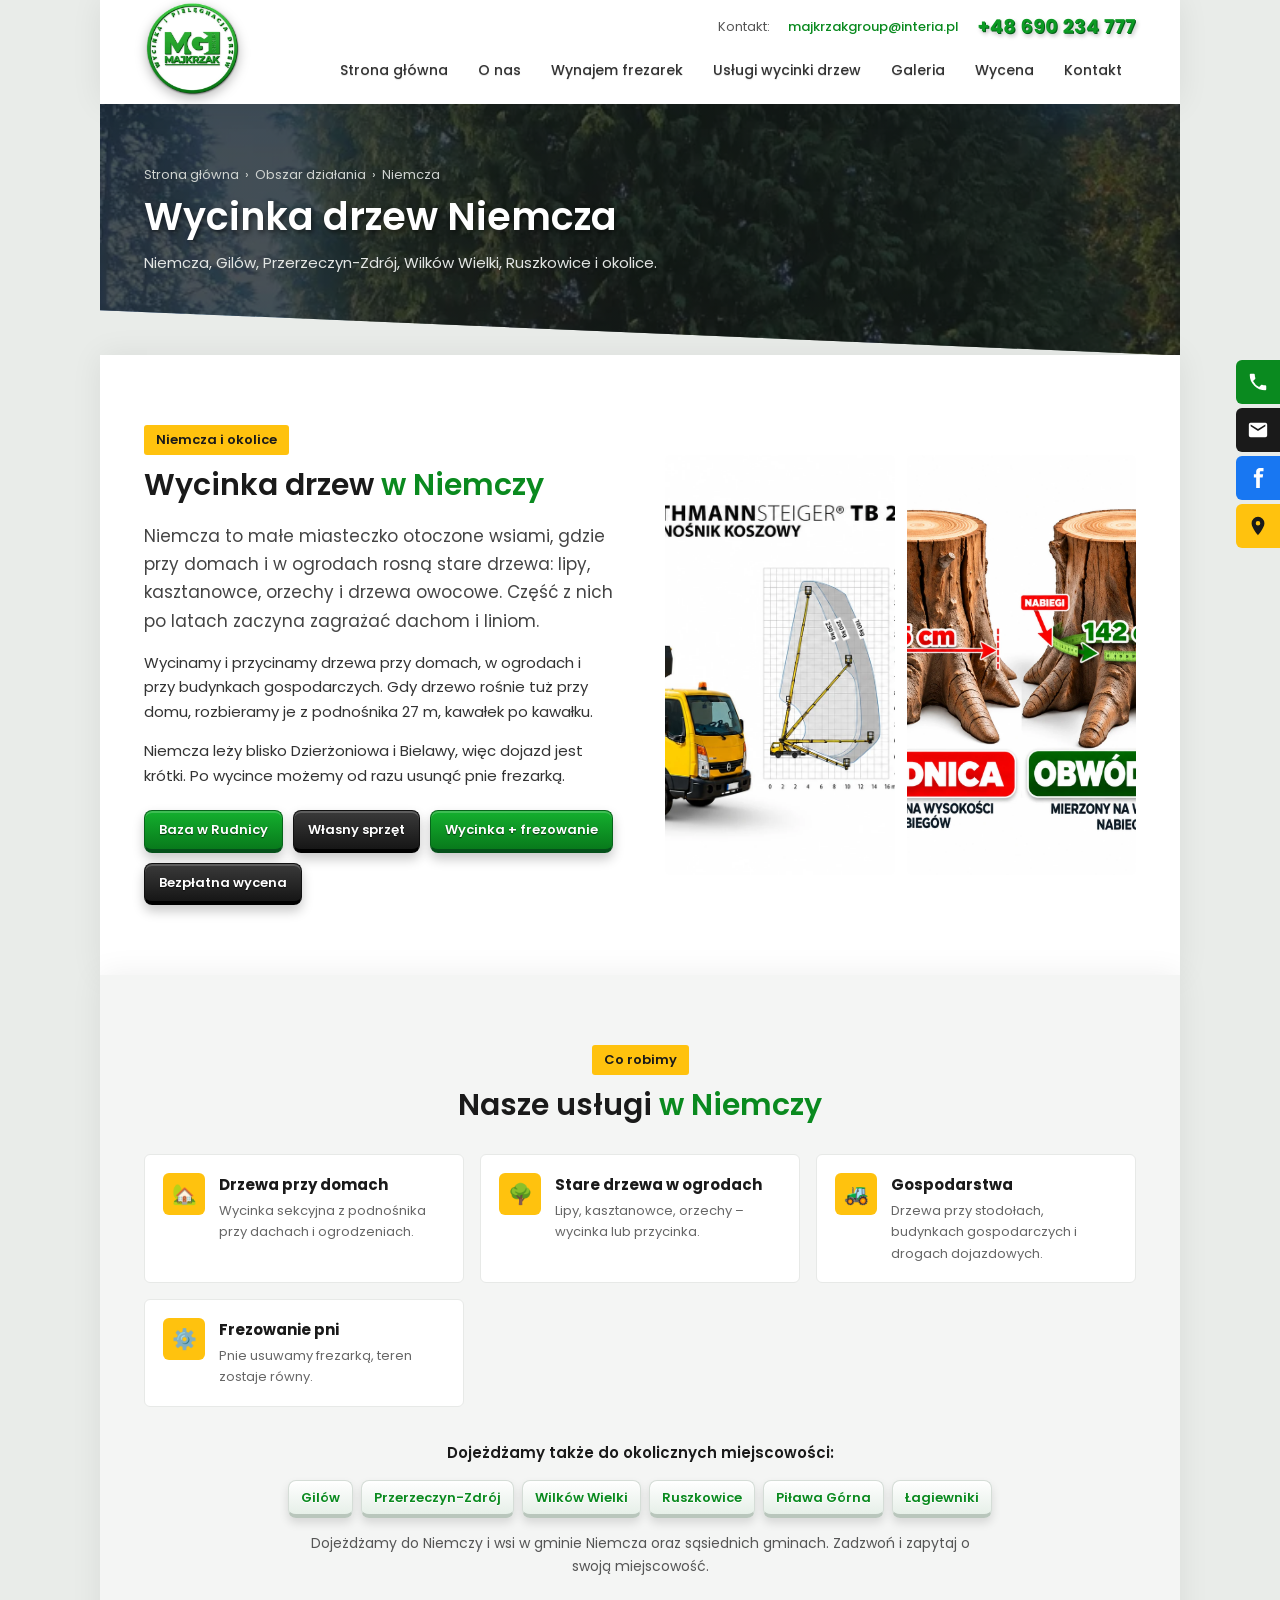
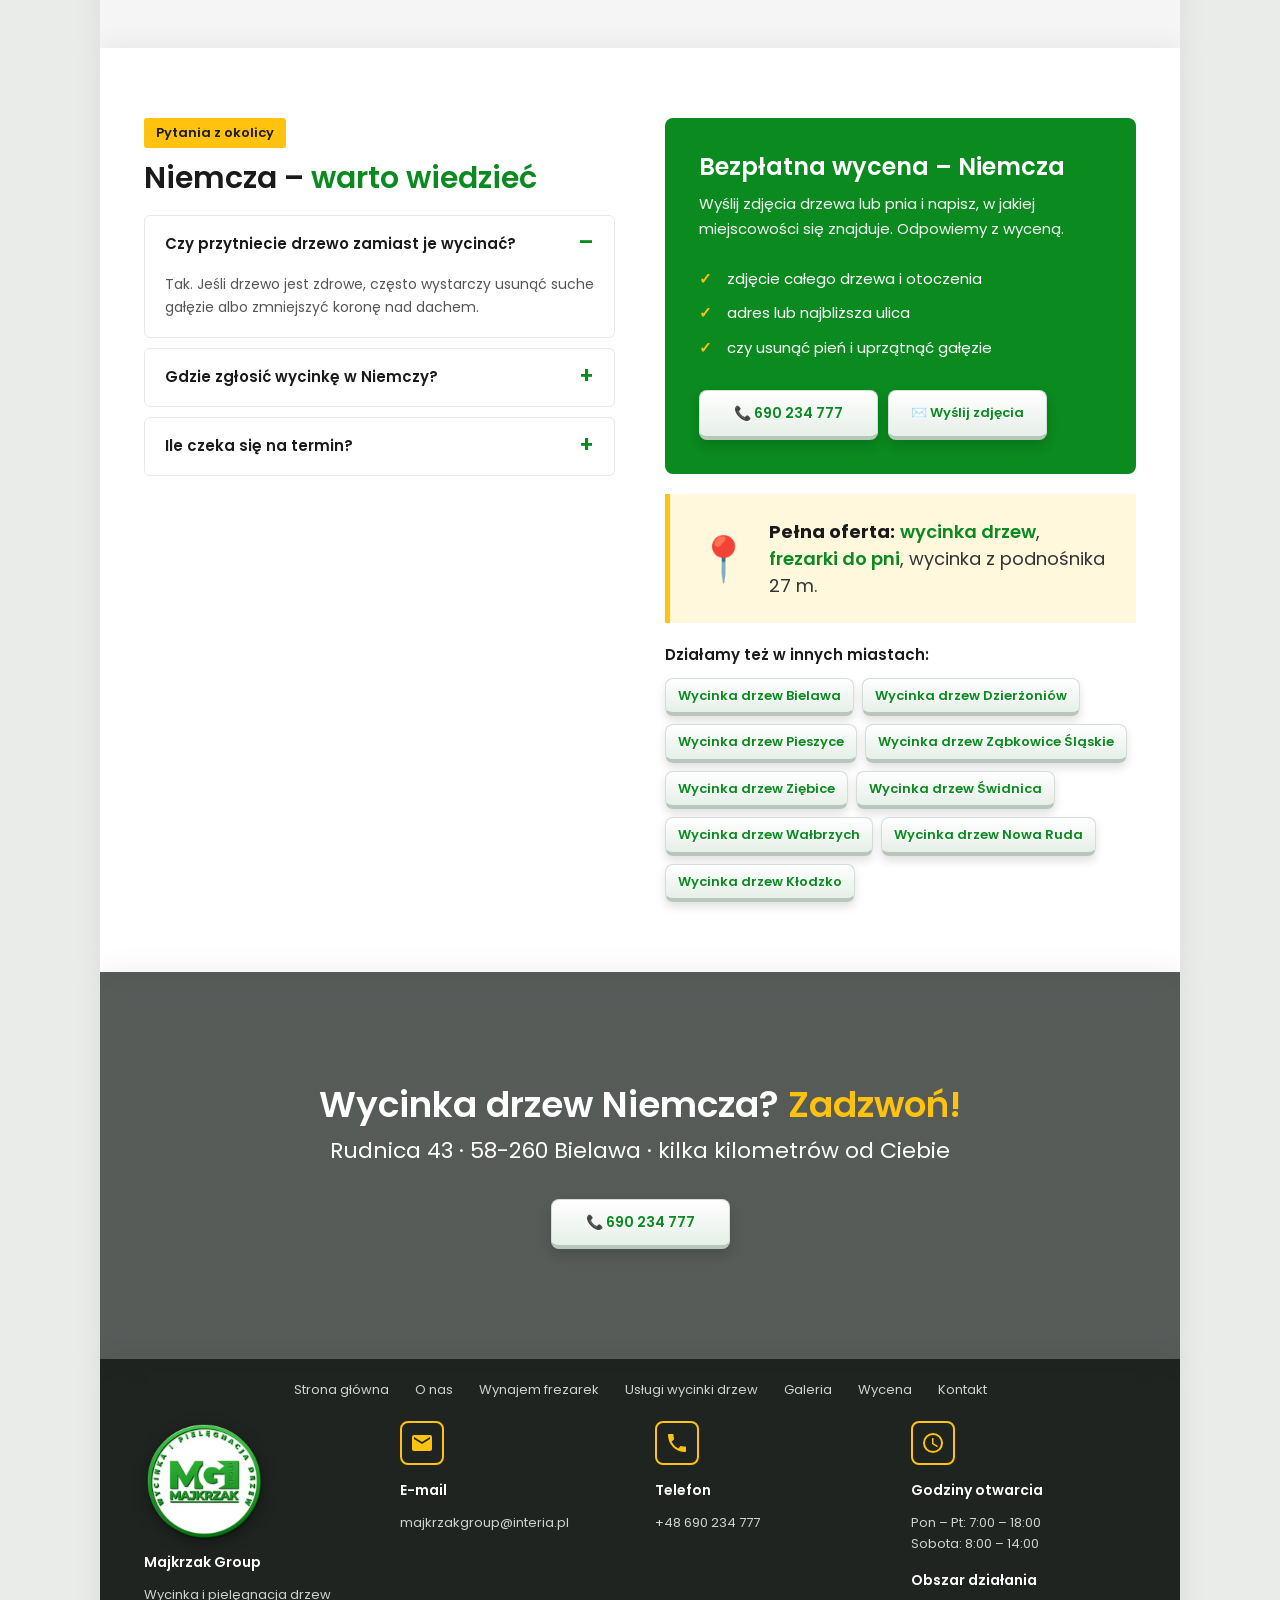
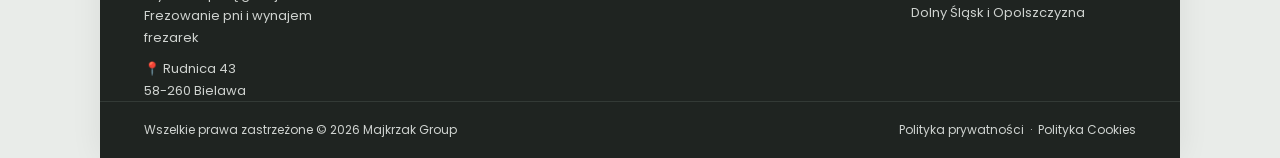
<file: wycinka-drzew-niemcza.html>
<!DOCTYPE html>
<html lang="pl">
<head>
<meta charset="UTF-8">
<meta name="viewport" content="width=device-width, initial-scale=1.0">
<title>Wycinka drzew Niemcza – wycinka, przycinka, frezowanie pni</title>
<meta name="description" content="Wycinka drzew w Niemczy, Gilowie, Przerzeczynie-Zdroju i okolicy. Drzewa przy domach, w ogrodach i na działkach, frezowanie pni. Tel. 690 234 777.">
<link href="https://fonts.googleapis.com/css2?family=Poppins:wght@300;400;500;600;700&display=swap" rel="stylesheet">
<link rel="stylesheet" href="style.css">
<script type="application/ld+json">
{
 "@context": "https://schema.org",
 "@type": "LocalBusiness",
 "name": "Majkrzak Group",
 "description": "Wycinka drzew, przycinka i frezowanie pni – Niemcza i okolice.",
 "image": "logo.webp",
 "telephone": "+48690234777",
 "email": "majkrzakgroup@interia.pl",
 "address": {
  "@type": "PostalAddress",
  "streetAddress": "Rudnica 43",
  "postalCode": "58-260",
  "addressLocality": "Bielawa",
  "addressRegion": "dolnośląskie",
  "addressCountry": "PL"
 },
 "areaServed": [
  {
   "@type": "City",
   "name": "Niemcza"
  },
  {
   "@type": "Place",
   "name": "Gilów"
  },
  {
   "@type": "Place",
   "name": "Przerzeczyn-Zdrój"
  },
  {
   "@type": "Place",
   "name": "Wilków Wielki"
  },
  {
   "@type": "Place",
   "name": "Ruszkowice"
  },
  {
   "@type": "Place",
   "name": "Piława Górna"
  },
  {
   "@type": "Place",
   "name": "Łagiewniki"
  }
 ],
 "openingHoursSpecification": [
  {
   "@type": "OpeningHoursSpecification",
   "dayOfWeek": [
    "Monday",
    "Tuesday",
    "Wednesday",
    "Thursday",
    "Friday"
   ],
   "opens": "07:00",
   "closes": "18:00"
  },
  {
   "@type": "OpeningHoursSpecification",
   "dayOfWeek": "Saturday",
   "opens": "08:00",
   "closes": "14:00"
  }
 ]
}
</script>
<link rel="canonical" href="https://majkrzakgroupwycinka.pl/wycinka-drzew-niemcza.html">
<meta property="og:type" content="website"><meta property="og:url" content="https://majkrzakgroupwycinka.pl/wycinka-drzew-niemcza.html"><meta property="og:title" content="Wycinka drzew Niemcza – wycinka, przycinka, frezowanie pni"><meta property="og:image" content="https://majkrzakgroupwycinka.pl/wycinka-drzew.webp"><meta property="og:locale" content="pl_PL">
<link rel="icon" href="favicon.ico" sizes="any"><link rel="icon" type="image/png" href="favicon-192.png"><link rel="apple-touch-icon" href="apple-touch-icon.png">
<meta name="theme-color" content="#1f8a2e">
</head>
<body>

<!-- ================= NAGŁÓWEK ================= -->
<header id="top">
  <div class="container head">
    <a href="index.html" class="logo"><span class="lg-anim"><img src="logo-plaskie.webp" alt="Majkrzak Group – logo"><img src="logo-3d.webp" class="lg-3d" alt=""></span></a>
    <div class="head-right">
      <div class="head-contact">
        <span>Kontakt:</span>
        <a href="mailto:majkrzakgroup@interia.pl">majkrzakgroup@interia.pl</a>
        <a href="tel:+48690234777">+48 690 234 777</a>
      </div>
      <button class="burger" aria-label="Menu"><span></span><span></span><span></span></button>
      <nav>
        <ul>
          <li><a href="index.html">Strona główna</a></li>
          <li><a href="onas.html">O nas</a></li>
          <li><a href="frezarki.html">Wynajem frezarek</a></li>
          <li><a href="wycinka.html">Usługi wycinki drzew</a></li>
          <li><a href="galeria.html">Galeria</a></li>
          <li><a href="index.html#wycena">Wycena</a></li>
          <li><a href="#kontakt">Kontakt</a></li>
        </ul>
      </nav>
    </div>
  </div>
</header>

<!-- ================= TYTUŁ PODSTRONY ================= -->
<section class="page-head" style="background-image:linear-gradient(rgba(20,25,22,.72),rgba(20,25,22,.72)),url('galeria/wycinka-drzew-przed.webp');background-position:center 40%">
  <div class="container">
    <div class="crumbs"><a href="index.html">Strona główna</a> &nbsp;›&nbsp; <a href="index.html#obszar">Obszar działania</a> &nbsp;›&nbsp; Niemcza</div>
    <h1>Wycinka drzew Niemcza</h1>
    <p>Niemcza, Gilów, Przerzeczyn-Zdrój, Wilków Wielki, Ruszkowice i okolice.</p>
  </div>
</section>

<!-- ================= O MIEŚCIE ================= -->
<section class="sec">
  <div class="container two-col" style="align-items:center">
    <div>
      <span class="pill">Niemcza i okolice</span>
      <h2>Wycinka drzew <span>w Niemczy</span></h2>
      <p class="lead" style="margin-bottom:16px">Niemcza to małe miasteczko otoczone wsiami, gdzie przy domach i w ogrodach rosną stare drzewa: lipy, kasztanowce, orzechy i drzewa owocowe. Część z nich po latach zaczyna zagrażać dachom i liniom.</p>
      <p style="margin-bottom:14px">Wycinamy i przycinamy drzewa przy domach, w ogrodach i przy budynkach gospodarczych. Gdy drzewo rośnie tuż przy domu, rozbieramy je z podnośnika 27 m, kawałek po kawałku.</p>
      <p style="margin-bottom:14px">Niemcza leży blisko Dzierżoniowa i Bielawy, więc dojazd jest krótki. Po wycince możemy od razu usunąć pnie frezarką.</p>
      <div class="motto">
        <span>Baza w Rudnicy</span><span>Własny sprzęt</span><span>Wycinka + frezowanie</span><span>Bezpłatna wycena</span>
      </div>
    </div>
    <div class="photo-pair">
      <div style="background-image:url('podnosnik-tb270.webp');background-position:center 30%"></div>
      <div style="background-image:url('pomiar-pnia.webp');background-position:center"></div>
    </div>
  </div>
</section>

<!-- ================= USŁUGI W MIEŚCIE ================= -->
<section class="sec sec-gray">
  <div class="container">
    <div style="text-align:center;margin-bottom:30px">
      <span class="pill">Co robimy</span>
      <h2>Nasze usługi <span>w Niemczy</span></h2>
    </div>
    <div class="svc-grid">
      <div class="svc"><i>🏡</i><div><h4>Drzewa przy domach</h4><p>Wycinka sekcyjna z podnośnika przy dachach i ogrodzeniach.</p></div></div>
      <div class="svc"><i>🌳</i><div><h4>Stare drzewa w ogrodach</h4><p>Lipy, kasztanowce, orzechy – wycinka lub przycinka.</p></div></div>
      <div class="svc"><i>🚜</i><div><h4>Gospodarstwa</h4><p>Drzewa przy stodołach, budynkach gospodarczych i drogach dojazdowych.</p></div></div>
      <div class="svc"><i>⚙️</i><div><h4>Frezowanie pni</h4><p>Pnie usuwamy frezarką, teren zostaje równy.</p></div></div>
    </div>
    <div style="text-align:center;margin-top:34px">
      <p style="font-weight:600;color:var(--black)">Dojeżdżamy także do okolicznych miejscowości:</p>
      <div class="where" style="justify-content:center"><span>Gilów</span><span>Przerzeczyn-Zdrój</span><span>Wilków Wielki</span><span>Ruszkowice</span><span>Piława Górna</span><span>Łagiewniki</span></div>
      <p style="max-width:680px;margin:14px auto 0;font-size:14px;color:#555">Dojeżdżamy do Niemczy i wsi w gminie Niemcza oraz sąsiednich gminach. Zadzwoń i zapytaj o swoją miejscowość.</p>
    </div>
  </div>
</section>

<!-- ================= FAQ + WYCENA ================= -->
<section class="sec" id="wycena">
  <div class="container two-col">
    <div class="faq">
      <span class="pill">Pytania z okolicy</span>
      <h2>Niemcza – <span>warto wiedzieć</span></h2>
      <details open>
        <summary>Czy przytniecie drzewo zamiast je wycinać?</summary>
        <p>Tak. Jeśli drzewo jest zdrowe, często wystarczy usunąć suche gałęzie albo zmniejszyć koronę nad dachem.</p>
      </details>
      <details>
        <summary>Gdzie zgłosić wycinkę w Niemczy?</summary>
        <p>Sprawy wycinki prowadzi Urząd Miasta i Gminy Niemcza. Podpowiemy, czy dla Twojego drzewa potrzebne jest zgłoszenie.</p>
      </details>
      <details>
        <summary>Ile czeka się na termin?</summary>
        <p>Zwykle krótko – Niemcza jest blisko naszej bazy. Przy pilnych przypadkach (drzewo pochylone, złamane) staramy się przyjechać jak najszybciej.</p>
      </details>
    </div>
    <div>
      <div class="quote-box">
        <h3>Bezpłatna wycena – Niemcza</h3>
        <p>Wyślij zdjęcia drzewa lub pnia i napisz, w jakiej miejscowości się znajduje. Odpowiemy z wyceną.</p>
        <ul>
          <li>zdjęcie całego drzewa i otoczenia</li>
          <li>adres lub najbliższa ulica</li>
          <li>czy usunąć pień i uprzątnąć gałęzie</li>
        </ul>
        <div style="display:flex;flex-wrap:wrap;gap:10px">
          <a href="tel:+48690234777" class="btn btn-yellow">📞 690 234 777</a>
          <a href="mailto:majkrzakgroup@interia.pl?subject=Wycena%20wycinki%20-%20Niemcza" class="btn btn-outline" style="padding:11px 22px">✉️ Wyślij zdjęcia</a>
        </div>
      </div>
      <div class="note-op" style="margin-top:20px">
        <span style="font-size:28px">📍</span>
        <div><b>Pełna oferta:</b> <a href="wycinka.html" style="color:var(--green);font-weight:600">wycinka drzew</a>, <a href="frezarki.html" style="color:var(--green);font-weight:600">frezarki do pni</a>, wycinka z podnośnika 27 m.</div>
      </div>
      <div style="margin-top:20px">
        <p style="font-weight:600;color:var(--black)">Działamy też w innych miastach:</p>
        <div class="city-links"><a href="wycinka-drzew-bielawa.html">Wycinka drzew Bielawa</a><a href="wycinka-drzew-dzierzoniow.html">Wycinka drzew Dzierżoniów</a><a href="wycinka-drzew-pieszyce.html">Wycinka drzew Pieszyce</a><a href="wycinka-drzew-zabkowice-slaskie.html">Wycinka drzew Ząbkowice Śląskie</a><a href="wycinka-drzew-ziebice.html">Wycinka drzew Ziębice</a><a href="wycinka-drzew-swidnica.html">Wycinka drzew Świdnica</a><a href="wycinka-drzew-walbrzych.html">Wycinka drzew Wałbrzych</a><a href="wycinka-drzew-nowa-ruda.html">Wycinka drzew Nowa Ruda</a><a href="wycinka-drzew-klodzko.html">Wycinka drzew Kłodzko</a></div>
      </div>
    </div>
  </div>
</section>

<!-- ================= BANER ================= -->
<section class="parallax">
  <div class="container">
    <h2>Wycinka drzew Niemcza? <span>Zadzwoń!</span></h2>
    <p>Rudnica 43 · 58-260 Bielawa · kilka kilometrów od Ciebie</p>
    <a href="tel:+48690234777" class="btn btn-yellow">📞 690 234 777</a>
  </div>
</section>

<!-- ================= STOPKA ================= -->
<footer id="kontakt">
  <div class="foot-menu">
    <div class="container">
      <ul>
        <li><a href="index.html">Strona główna</a></li>
        <li><a href="onas.html">O nas</a></li>
        <li><a href="frezarki.html">Wynajem frezarek</a></li>
        <li><a href="wycinka.html">Usługi wycinki drzew</a></li>
        <li><a href="galeria.html">Galeria</a></li>
        <li><a href="index.html#wycena">Wycena</a></li>
        <li><a href="#kontakt">Kontakt</a></li>
      </ul>
    </div>
  </div>
  <div class="container foot-cols">
    <div>
      <img src="logo-3d.webp" alt="Majkrzak Group" class="foot-logo">
      <h4>Majkrzak Group</h4>
      <p>Wycinka i pielęgnacja drzew<br>Frezowanie pni i wynajem frezarek</p>
      <p style="margin-top:10px">📍 Rudnica 43<br>58-260 Bielawa</p>
    </div>
    <div>
      <div class="ico"><svg viewBox="0 0 24 24"><path d="M20 4H4a2 2 0 00-2 2v12a2 2 0 002 2h16a2 2 0 002-2V6a2 2 0 00-2-2zm0 4l-8 5-8-5V6l8 5 8-5v2z"/></svg></div>
      <h4>E-mail</h4>
      <a href="mailto:majkrzakgroup@interia.pl">majkrzakgroup@interia.pl</a>
    </div>
    <div>
      <div class="ico"><svg viewBox="0 0 24 24"><path d="M6.6 10.8a15.1 15.1 0 006.6 6.6l2.2-2.2c.3-.3.7-.4 1-.2 1.1.4 2.3.6 3.6.6.6 0 1 .4 1 1V20c0 .6-.4 1-1 1A17 17 0 013 4c0-.6.4-1 1-1h3.5c.6 0 1 .4 1 1 0 1.3.2 2.5.6 3.6.1.3 0 .7-.2 1L6.6 10.8z"/></svg></div>
      <h4>Telefon</h4>
      <a href="tel:+48690234777">+48 690 234 777</a>
    </div>
    <div>
      <div class="ico"><svg viewBox="0 0 24 24"><path d="M12 2a10 10 0 100 20 10 10 0 000-20zm0 18a8 8 0 110-16 8 8 0 010 16zm.5-13H11v6l5.2 3.2.8-1.3-4.5-2.7V7z"/></svg></div>
      <h4>Godziny otwarcia</h4>
      <p>Pon – Pt: 7:00 – 18:00</p>
      <p>Sobota: 8:00 – 14:00</p>
      <h4 style="margin-top:14px">Obszar działania</h4>
      <p>Dolny Śląsk i Opolszczyzna</p>
    </div>
  </div>
  <div class="copy">
    <div class="container">
      <span>Wszelkie prawa zastrzeżone © 2026 Majkrzak Group</span>
      <span><a href="#">Polityka prywatności</a> &nbsp;·&nbsp; <a href="#">Polityka Cookies</a></span>
    </div>
  </div>
</footer>

<!-- ================= IKONY BOCZNE ================= -->
<div class="side-icons">
  <a href="tel:+48690234777" class="s-phone" aria-label="Zadzwoń"><svg viewBox="0 0 24 24"><path d="M6.6 10.8a15.1 15.1 0 006.6 6.6l2.2-2.2c.3-.3.7-.4 1-.2 1.1.4 2.3.6 3.6.6.6 0 1 .4 1 1V20c0 .6-.4 1-1 1A17 17 0 013 4c0-.6.4-1 1-1h3.5c.6 0 1 .4 1 1 0 1.3.2 2.5.6 3.6.1.3 0 .7-.2 1L6.6 10.8z"/></svg></a>
  <a href="mailto:majkrzakgroup@interia.pl" class="s-mail" aria-label="E-mail"><svg viewBox="0 0 24 24"><path d="M20 4H4a2 2 0 00-2 2v12a2 2 0 002 2h16a2 2 0 002-2V6a2 2 0 00-2-2zm0 4l-8 5-8-5V6l8 5 8-5v2z"/></svg></a>
  <a href="https://www.facebook.com/MajkrzakGroup/" target="_blank" rel="noopener" class="s-fb" aria-label="Facebook"><svg viewBox="0 0 24 24"><path d="M14 8V6c0-.9.2-1.4 1.6-1.4H18V1h-3.4C11.1 1 10 2.8 10 5.7V8H7.5v3.5H10V23h4V11.5h3.1L17.6 8H14z"/></svg></a>
  <a href="index.html#obszar" class="s-map" aria-label="Obszar działania"><svg viewBox="0 0 24 24"><path d="M12 2a7 7 0 00-7 7c0 5.2 7 13 7 13s7-7.8 7-13a7 7 0 00-7-7zm0 9.5A2.5 2.5 0 1112 6.5a2.5 2.5 0 010 5z"/></svg></a>
</div>
<button class="to-top" aria-label="Do góry" onclick="window.scrollTo({top:0})">▲</button>

<script>
  // Menu mobilne
  const nav = document.querySelector('nav');
  document.querySelector('.burger').addEventListener('click', () => nav.classList.toggle('open'));
  nav.querySelectorAll('a').forEach(a => a.addEventListener('click', () => nav.classList.remove('open')));

  // Mniejszy nagłówek po przewinięciu + przycisk "do góry"
  const header = document.querySelector('header'), toTop = document.querySelector('.to-top');
  window.addEventListener('scroll', () => {
    header.classList.toggle('small', scrollY > 80);
    toTop.classList.toggle('show', scrollY > 500);
  });
</script>
<script>if("scrollRestoration" in history)history.scrollRestoration="manual";if(!location.hash){window.scrollTo(0,0);addEventListener("load",function(){window.scrollTo(0,0)})}</script>
</body>
</html>
</file>
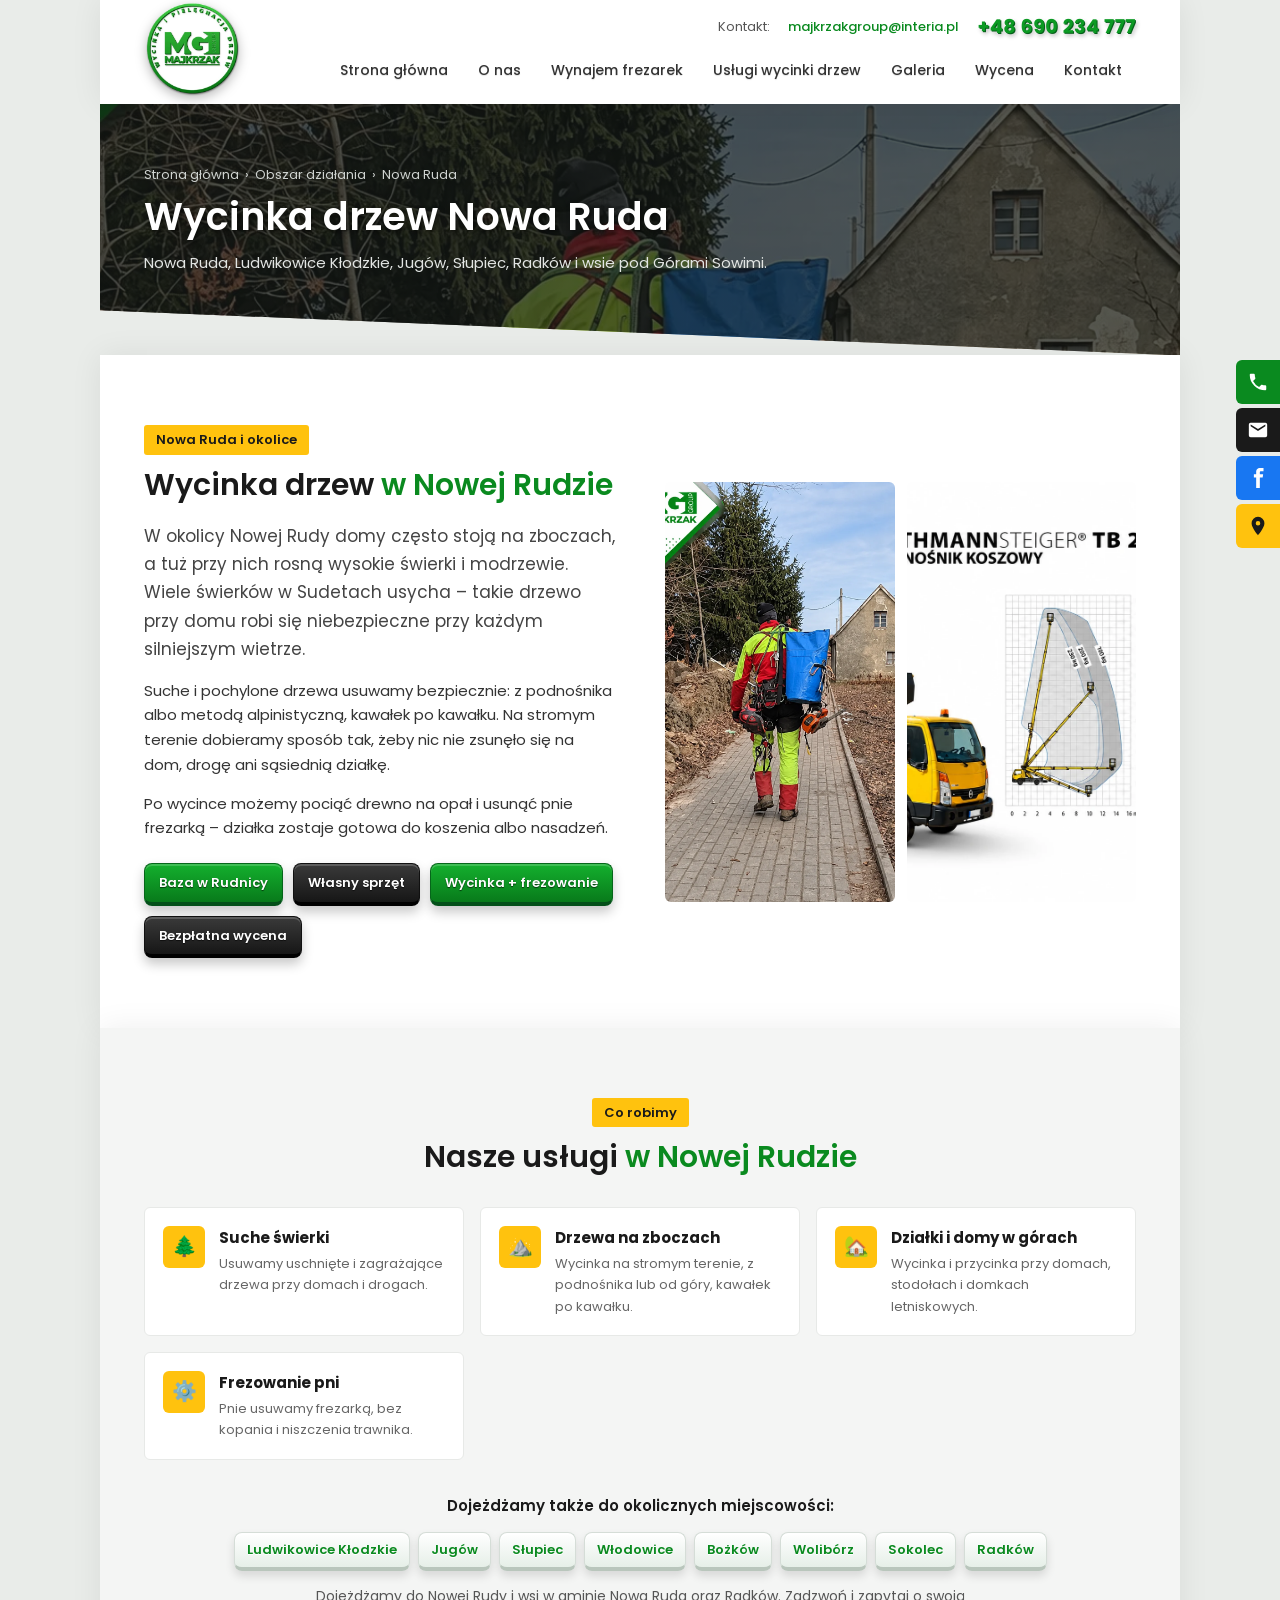
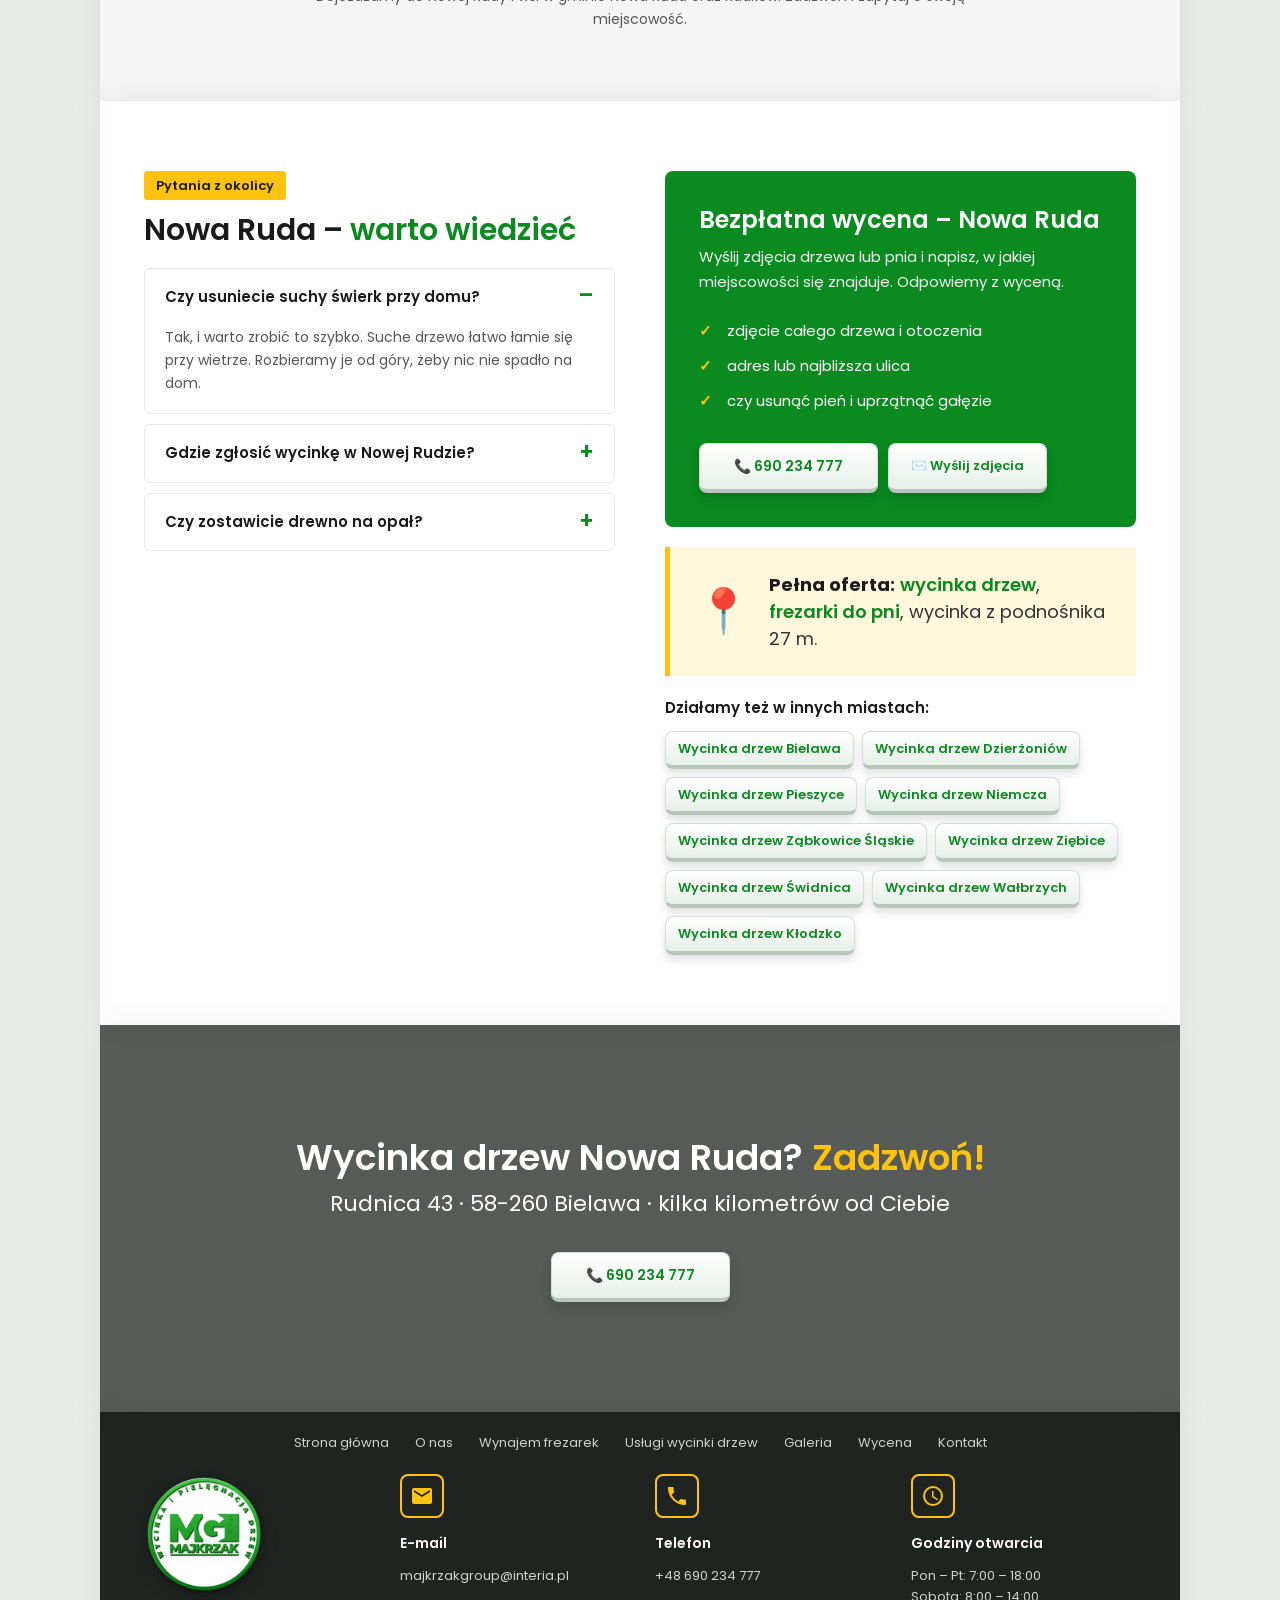
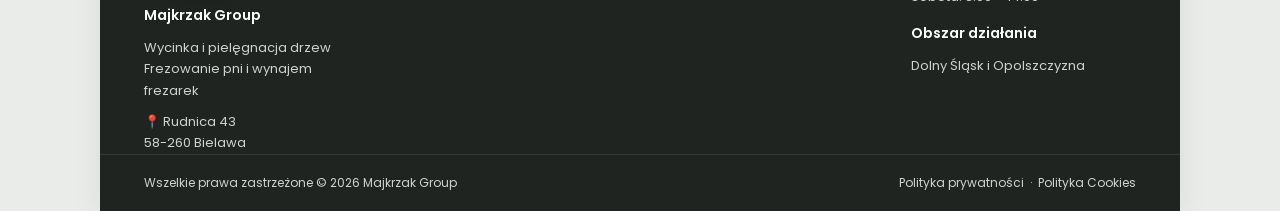
<file: wycinka-drzew-nowa-ruda.html>
<!DOCTYPE html>
<html lang="pl">
<head>
<meta charset="UTF-8">
<meta name="viewport" content="width=device-width, initial-scale=1.0">
<title>Wycinka drzew Nowa Ruda – wycinka, przycinka, pnie</title>
<meta name="description" content="Wycinka drzew w Nowej Rudzie, Ludwikowicach Kł., Radkowie i okolicznych wsiach. Suche świerki, drzewa przy domach, frezowanie pni. Tel. 690 234 777.">
<link href="https://fonts.googleapis.com/css2?family=Poppins:wght@300;400;500;600;700&display=swap" rel="stylesheet">
<link rel="stylesheet" href="style.css">
<script type="application/ld+json">
{
 "@context": "https://schema.org",
 "@type": "LocalBusiness",
 "name": "Majkrzak Group",
 "description": "Wycinka drzew, usuwanie suchych świerków i frezowanie pni – Nowa Ruda i okolice.",
 "image": "logo.webp",
 "telephone": "+48690234777",
 "email": "majkrzakgroup@interia.pl",
 "address": {
  "@type": "PostalAddress",
  "streetAddress": "Rudnica 43",
  "postalCode": "58-260",
  "addressLocality": "Bielawa",
  "addressRegion": "dolnośląskie",
  "addressCountry": "PL"
 },
 "areaServed": [
  {
   "@type": "City",
   "name": "Nowa Ruda"
  },
  {
   "@type": "Place",
   "name": "Ludwikowice Kłodzkie"
  },
  {
   "@type": "Place",
   "name": "Jugów"
  },
  {
   "@type": "Place",
   "name": "Słupiec"
  },
  {
   "@type": "Place",
   "name": "Włodowice"
  },
  {
   "@type": "Place",
   "name": "Bożków"
  },
  {
   "@type": "Place",
   "name": "Wolibórz"
  },
  {
   "@type": "Place",
   "name": "Sokolec"
  },
  {
   "@type": "Place",
   "name": "Radków"
  }
 ],
 "openingHoursSpecification": [
  {
   "@type": "OpeningHoursSpecification",
   "dayOfWeek": [
    "Monday",
    "Tuesday",
    "Wednesday",
    "Thursday",
    "Friday"
   ],
   "opens": "07:00",
   "closes": "18:00"
  },
  {
   "@type": "OpeningHoursSpecification",
   "dayOfWeek": "Saturday",
   "opens": "08:00",
   "closes": "14:00"
  }
 ]
}
</script>
<link rel="canonical" href="https://majkrzakgroupwycinka.pl/wycinka-drzew-nowa-ruda.html">
<meta property="og:type" content="website"><meta property="og:url" content="https://majkrzakgroupwycinka.pl/wycinka-drzew-nowa-ruda.html"><meta property="og:title" content="Wycinka drzew Nowa Ruda – wycinka, przycinka, pnie"><meta property="og:image" content="https://majkrzakgroupwycinka.pl/wycinka-drzew.webp"><meta property="og:locale" content="pl_PL">
<link rel="icon" href="favicon.ico" sizes="any"><link rel="icon" type="image/png" href="favicon-192.png"><link rel="apple-touch-icon" href="apple-touch-icon.png">
<meta name="theme-color" content="#1f8a2e">
</head>
<body>

<!-- ================= NAGŁÓWEK ================= -->
<header id="top">
  <div class="container head">
    <a href="index.html" class="logo"><span class="lg-anim"><img src="logo-plaskie.webp" alt="Majkrzak Group – logo"><img src="logo-3d.webp" class="lg-3d" alt=""></span></a>
    <div class="head-right">
      <div class="head-contact">
        <span>Kontakt:</span>
        <a href="mailto:majkrzakgroup@interia.pl">majkrzakgroup@interia.pl</a>
        <a href="tel:+48690234777">+48 690 234 777</a>
      </div>
      <button class="burger" aria-label="Menu"><span></span><span></span><span></span></button>
      <nav>
        <ul>
          <li><a href="index.html">Strona główna</a></li>
          <li><a href="onas.html">O nas</a></li>
          <li><a href="frezarki.html">Wynajem frezarek</a></li>
          <li><a href="wycinka.html">Usługi wycinki drzew</a></li>
          <li><a href="galeria.html">Galeria</a></li>
          <li><a href="index.html#wycena">Wycena</a></li>
          <li><a href="#kontakt">Kontakt</a></li>
        </ul>
      </nav>
    </div>
  </div>
</header>

<!-- ================= TYTUŁ PODSTRONY ================= -->
<section class="page-head" style="background-image:linear-gradient(rgba(20,25,22,.72),rgba(20,25,22,.72)),url('galeria-arborysta.webp');background-position:center 30%">
  <div class="container">
    <div class="crumbs"><a href="index.html">Strona główna</a> &nbsp;›&nbsp; <a href="index.html#obszar">Obszar działania</a> &nbsp;›&nbsp; Nowa Ruda</div>
    <h1>Wycinka drzew Nowa Ruda</h1>
    <p>Nowa Ruda, Ludwikowice Kłodzkie, Jugów, Słupiec, Radków i wsie pod Górami Sowimi.</p>
  </div>
</section>

<!-- ================= O MIEŚCIE ================= -->
<section class="sec">
  <div class="container two-col" style="align-items:center">
    <div>
      <span class="pill">Nowa Ruda i okolice</span>
      <h2>Wycinka drzew <span>w Nowej Rudzie</span></h2>
      <p class="lead" style="margin-bottom:16px">W okolicy Nowej Rudy domy często stoją na zboczach, a tuż przy nich rosną wysokie świerki i modrzewie. Wiele świerków w Sudetach usycha – takie drzewo przy domu robi się niebezpieczne przy każdym silniejszym wietrze.</p>
      <p style="margin-bottom:14px">Suche i pochylone drzewa usuwamy bezpiecznie: z podnośnika albo metodą alpinistyczną, kawałek po kawałku. Na stromym terenie dobieramy sposób tak, żeby nic nie zsunęło się na dom, drogę ani sąsiednią działkę.</p>
      <p style="margin-bottom:14px">Po wycince możemy pociąć drewno na opał i usunąć pnie frezarką – działka zostaje gotowa do koszenia albo nasadzeń.</p>
      <div class="motto">
        <span>Baza w Rudnicy</span><span>Własny sprzęt</span><span>Wycinka + frezowanie</span><span>Bezpłatna wycena</span>
      </div>
    </div>
    <div class="photo-pair">
      <div style="background-image:url('galeria-arborysta.webp');background-position:center 30%"></div>
      <div style="background-image:url('podnosnik-tb270.webp');background-position:center"></div>
    </div>
  </div>
</section>

<!-- ================= USŁUGI W MIEŚCIE ================= -->
<section class="sec sec-gray">
  <div class="container">
    <div style="text-align:center;margin-bottom:30px">
      <span class="pill">Co robimy</span>
      <h2>Nasze usługi <span>w Nowej Rudzie</span></h2>
    </div>
    <div class="svc-grid">
      <div class="svc"><i>🌲</i><div><h4>Suche świerki</h4><p>Usuwamy uschnięte i zagrażające drzewa przy domach i drogach.</p></div></div>
      <div class="svc"><i>⛰️</i><div><h4>Drzewa na zboczach</h4><p>Wycinka na stromym terenie, z podnośnika lub od góry, kawałek po kawałku.</p></div></div>
      <div class="svc"><i>🏡</i><div><h4>Działki i domy w górach</h4><p>Wycinka i przycinka przy domach, stodołach i domkach letniskowych.</p></div></div>
      <div class="svc"><i>⚙️</i><div><h4>Frezowanie pni</h4><p>Pnie usuwamy frezarką, bez kopania i niszczenia trawnika.</p></div></div>
    </div>
    <div style="text-align:center;margin-top:34px">
      <p style="font-weight:600;color:var(--black)">Dojeżdżamy także do okolicznych miejscowości:</p>
      <div class="where" style="justify-content:center"><span>Ludwikowice Kłodzkie</span><span>Jugów</span><span>Słupiec</span><span>Włodowice</span><span>Bożków</span><span>Wolibórz</span><span>Sokolec</span><span>Radków</span></div>
      <p style="max-width:680px;margin:14px auto 0;font-size:14px;color:#555">Dojeżdżamy do Nowej Rudy i wsi w gminie Nowa Ruda oraz Radków. Zadzwoń i zapytaj o swoją miejscowość.</p>
    </div>
  </div>
</section>

<!-- ================= FAQ + WYCENA ================= -->
<section class="sec" id="wycena">
  <div class="container two-col">
    <div class="faq">
      <span class="pill">Pytania z okolicy</span>
      <h2>Nowa Ruda – <span>warto wiedzieć</span></h2>
      <details open>
        <summary>Czy usuniecie suchy świerk przy domu?</summary>
        <p>Tak, i warto zrobić to szybko. Suche drzewo łatwo łamie się przy wietrze. Rozbieramy je od góry, żeby nic nie spadło na dom.</p>
      </details>
      <details>
        <summary>Gdzie zgłosić wycinkę w Nowej Rudzie?</summary>
        <p>W mieście sprawę prowadzi Urząd Miasta Nowa Ruda, a we wsiach – Urząd Gminy Nowa Ruda. Podpowiemy, który urząd jest właściwy.</p>
      </details>
      <details>
        <summary>Czy zostawicie drewno na opał?</summary>
        <p>Tak, jeśli chcesz. Możemy pociąć pień na kawałki i ułożyć w wybranym miejscu.</p>
      </details>
    </div>
    <div>
      <div class="quote-box">
        <h3>Bezpłatna wycena – Nowa Ruda</h3>
        <p>Wyślij zdjęcia drzewa lub pnia i napisz, w jakiej miejscowości się znajduje. Odpowiemy z wyceną.</p>
        <ul>
          <li>zdjęcie całego drzewa i otoczenia</li>
          <li>adres lub najbliższa ulica</li>
          <li>czy usunąć pień i uprzątnąć gałęzie</li>
        </ul>
        <div style="display:flex;flex-wrap:wrap;gap:10px">
          <a href="tel:+48690234777" class="btn btn-yellow">📞 690 234 777</a>
          <a href="mailto:majkrzakgroup@interia.pl?subject=Wycena%20wycinki%20-%20Nowa%20Ruda" class="btn btn-outline" style="padding:11px 22px">✉️ Wyślij zdjęcia</a>
        </div>
      </div>
      <div class="note-op" style="margin-top:20px">
        <span style="font-size:28px">📍</span>
        <div><b>Pełna oferta:</b> <a href="wycinka.html" style="color:var(--green);font-weight:600">wycinka drzew</a>, <a href="frezarki.html" style="color:var(--green);font-weight:600">frezarki do pni</a>, wycinka z podnośnika 27 m.</div>
      </div>
      <div style="margin-top:20px">
        <p style="font-weight:600;color:var(--black)">Działamy też w innych miastach:</p>
        <div class="city-links"><a href="wycinka-drzew-bielawa.html">Wycinka drzew Bielawa</a><a href="wycinka-drzew-dzierzoniow.html">Wycinka drzew Dzierżoniów</a><a href="wycinka-drzew-pieszyce.html">Wycinka drzew Pieszyce</a><a href="wycinka-drzew-niemcza.html">Wycinka drzew Niemcza</a><a href="wycinka-drzew-zabkowice-slaskie.html">Wycinka drzew Ząbkowice Śląskie</a><a href="wycinka-drzew-ziebice.html">Wycinka drzew Ziębice</a><a href="wycinka-drzew-swidnica.html">Wycinka drzew Świdnica</a><a href="wycinka-drzew-walbrzych.html">Wycinka drzew Wałbrzych</a><a href="wycinka-drzew-klodzko.html">Wycinka drzew Kłodzko</a></div>
      </div>
    </div>
  </div>
</section>

<!-- ================= BANER ================= -->
<section class="parallax">
  <div class="container">
    <h2>Wycinka drzew Nowa Ruda? <span>Zadzwoń!</span></h2>
    <p>Rudnica 43 · 58-260 Bielawa · kilka kilometrów od Ciebie</p>
    <a href="tel:+48690234777" class="btn btn-yellow">📞 690 234 777</a>
  </div>
</section>

<!-- ================= STOPKA ================= -->
<footer id="kontakt">
  <div class="foot-menu">
    <div class="container">
      <ul>
        <li><a href="index.html">Strona główna</a></li>
        <li><a href="onas.html">O nas</a></li>
        <li><a href="frezarki.html">Wynajem frezarek</a></li>
        <li><a href="wycinka.html">Usługi wycinki drzew</a></li>
        <li><a href="galeria.html">Galeria</a></li>
        <li><a href="index.html#wycena">Wycena</a></li>
        <li><a href="#kontakt">Kontakt</a></li>
      </ul>
    </div>
  </div>
  <div class="container foot-cols">
    <div>
      <img src="logo-3d.webp" alt="Majkrzak Group" class="foot-logo">
      <h4>Majkrzak Group</h4>
      <p>Wycinka i pielęgnacja drzew<br>Frezowanie pni i wynajem frezarek</p>
      <p style="margin-top:10px">📍 Rudnica 43<br>58-260 Bielawa</p>
    </div>
    <div>
      <div class="ico"><svg viewBox="0 0 24 24"><path d="M20 4H4a2 2 0 00-2 2v12a2 2 0 002 2h16a2 2 0 002-2V6a2 2 0 00-2-2zm0 4l-8 5-8-5V6l8 5 8-5v2z"/></svg></div>
      <h4>E-mail</h4>
      <a href="mailto:majkrzakgroup@interia.pl">majkrzakgroup@interia.pl</a>
    </div>
    <div>
      <div class="ico"><svg viewBox="0 0 24 24"><path d="M6.6 10.8a15.1 15.1 0 006.6 6.6l2.2-2.2c.3-.3.7-.4 1-.2 1.1.4 2.3.6 3.6.6.6 0 1 .4 1 1V20c0 .6-.4 1-1 1A17 17 0 013 4c0-.6.4-1 1-1h3.5c.6 0 1 .4 1 1 0 1.3.2 2.5.6 3.6.1.3 0 .7-.2 1L6.6 10.8z"/></svg></div>
      <h4>Telefon</h4>
      <a href="tel:+48690234777">+48 690 234 777</a>
    </div>
    <div>
      <div class="ico"><svg viewBox="0 0 24 24"><path d="M12 2a10 10 0 100 20 10 10 0 000-20zm0 18a8 8 0 110-16 8 8 0 010 16zm.5-13H11v6l5.2 3.2.8-1.3-4.5-2.7V7z"/></svg></div>
      <h4>Godziny otwarcia</h4>
      <p>Pon – Pt: 7:00 – 18:00</p>
      <p>Sobota: 8:00 – 14:00</p>
      <h4 style="margin-top:14px">Obszar działania</h4>
      <p>Dolny Śląsk i Opolszczyzna</p>
    </div>
  </div>
  <div class="copy">
    <div class="container">
      <span>Wszelkie prawa zastrzeżone © 2026 Majkrzak Group</span>
      <span><a href="#">Polityka prywatności</a> &nbsp;·&nbsp; <a href="#">Polityka Cookies</a></span>
    </div>
  </div>
</footer>

<!-- ================= IKONY BOCZNE ================= -->
<div class="side-icons">
  <a href="tel:+48690234777" class="s-phone" aria-label="Zadzwoń"><svg viewBox="0 0 24 24"><path d="M6.6 10.8a15.1 15.1 0 006.6 6.6l2.2-2.2c.3-.3.7-.4 1-.2 1.1.4 2.3.6 3.6.6.6 0 1 .4 1 1V20c0 .6-.4 1-1 1A17 17 0 013 4c0-.6.4-1 1-1h3.5c.6 0 1 .4 1 1 0 1.3.2 2.5.6 3.6.1.3 0 .7-.2 1L6.6 10.8z"/></svg></a>
  <a href="mailto:majkrzakgroup@interia.pl" class="s-mail" aria-label="E-mail"><svg viewBox="0 0 24 24"><path d="M20 4H4a2 2 0 00-2 2v12a2 2 0 002 2h16a2 2 0 002-2V6a2 2 0 00-2-2zm0 4l-8 5-8-5V6l8 5 8-5v2z"/></svg></a>
  <a href="https://www.facebook.com/MajkrzakGroup/" target="_blank" rel="noopener" class="s-fb" aria-label="Facebook"><svg viewBox="0 0 24 24"><path d="M14 8V6c0-.9.2-1.4 1.6-1.4H18V1h-3.4C11.1 1 10 2.8 10 5.7V8H7.5v3.5H10V23h4V11.5h3.1L17.6 8H14z"/></svg></a>
  <a href="index.html#obszar" class="s-map" aria-label="Obszar działania"><svg viewBox="0 0 24 24"><path d="M12 2a7 7 0 00-7 7c0 5.2 7 13 7 13s7-7.8 7-13a7 7 0 00-7-7zm0 9.5A2.5 2.5 0 1112 6.5a2.5 2.5 0 010 5z"/></svg></a>
</div>
<button class="to-top" aria-label="Do góry" onclick="window.scrollTo({top:0})">▲</button>

<script>
  // Menu mobilne
  const nav = document.querySelector('nav');
  document.querySelector('.burger').addEventListener('click', () => nav.classList.toggle('open'));
  nav.querySelectorAll('a').forEach(a => a.addEventListener('click', () => nav.classList.remove('open')));

  // Mniejszy nagłówek po przewinięciu + przycisk "do góry"
  const header = document.querySelector('header'), toTop = document.querySelector('.to-top');
  window.addEventListener('scroll', () => {
    header.classList.toggle('small', scrollY > 80);
    toTop.classList.toggle('show', scrollY > 500);
  });
</script>
<script>if("scrollRestoration" in history)history.scrollRestoration="manual";if(!location.hash){window.scrollTo(0,0);addEventListener("load",function(){window.scrollTo(0,0)})}</script>
</body>
</html>
</file>
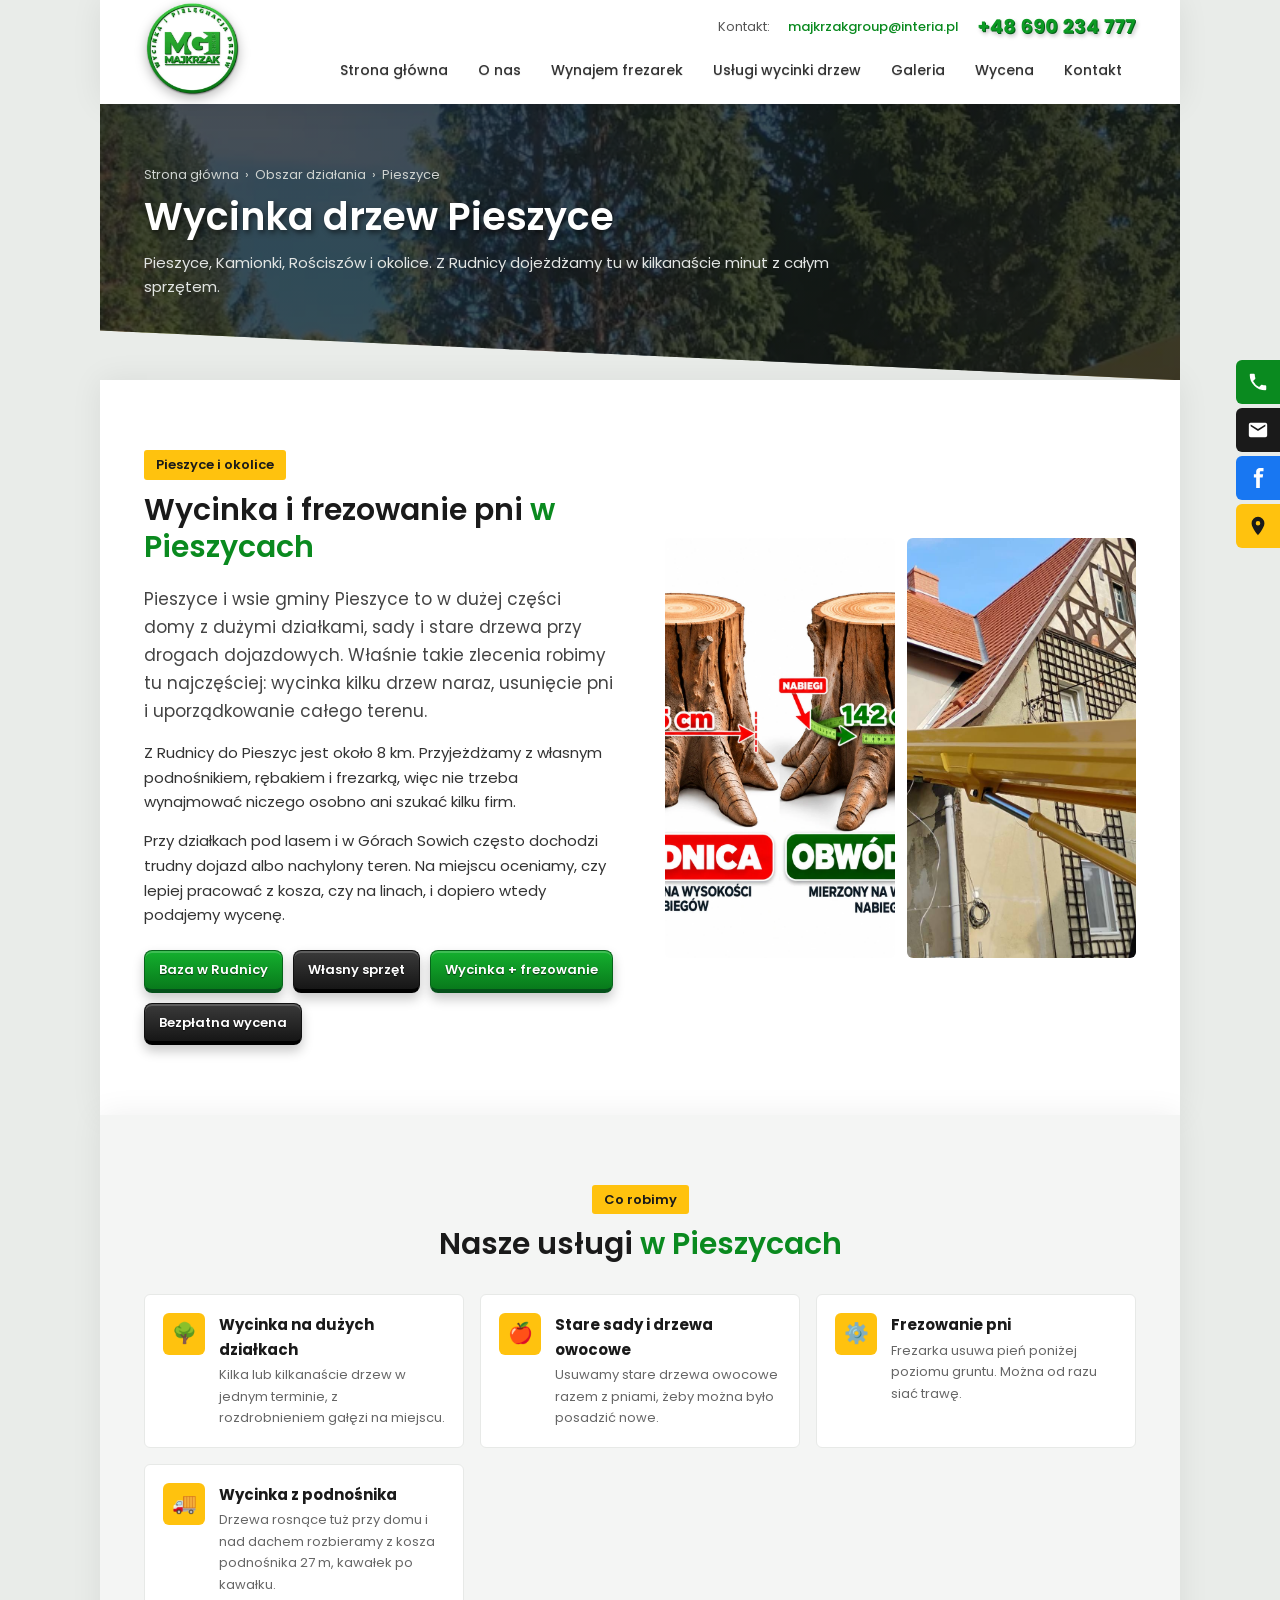
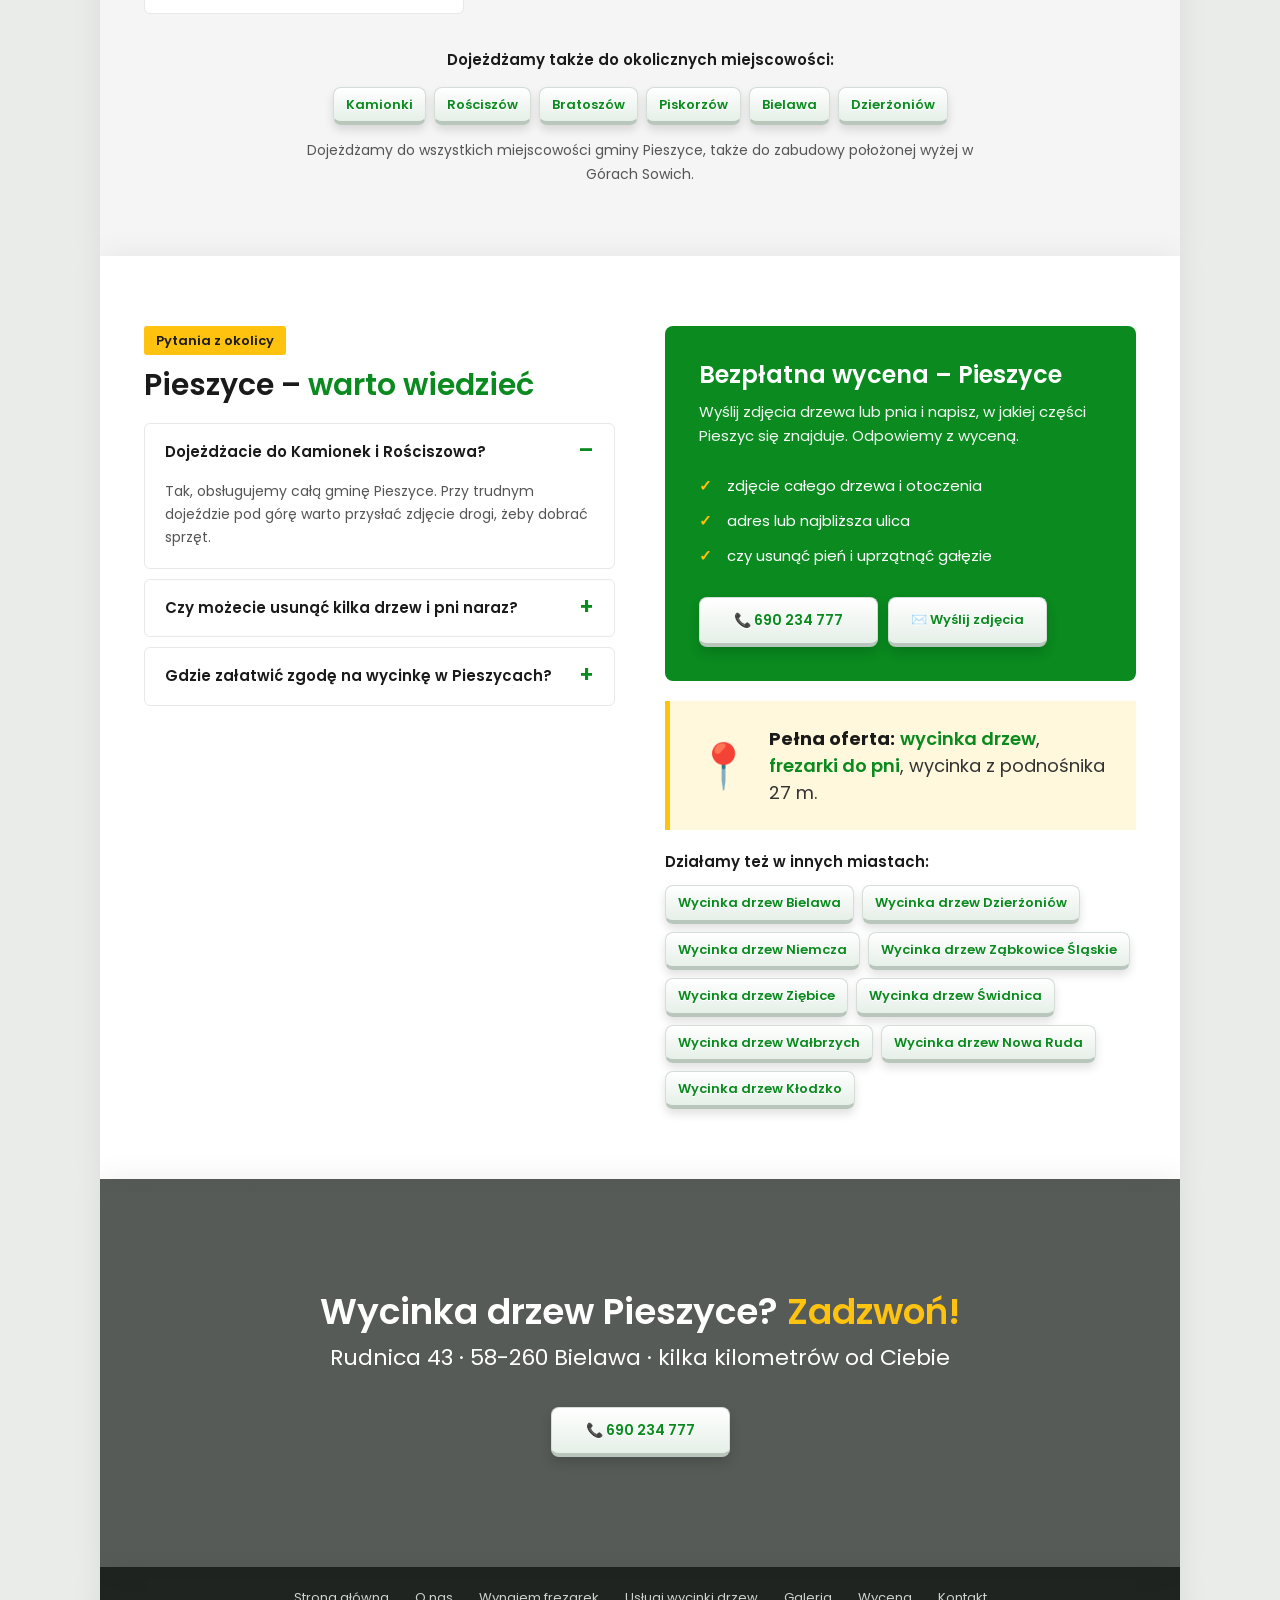
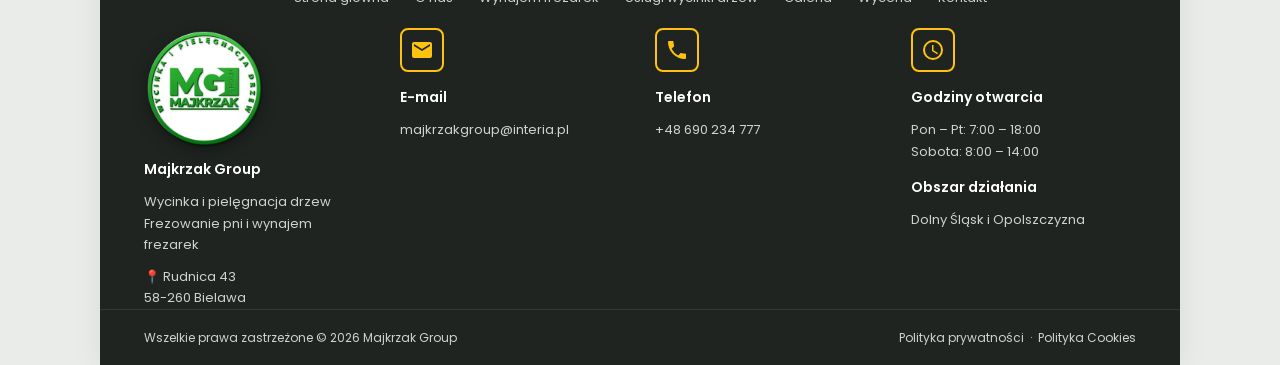
<file: wycinka-drzew-pieszyce.html>
<!DOCTYPE html>
<html lang="pl">
<head>
<meta charset="UTF-8">
<meta name="viewport" content="width=device-width, initial-scale=1.0">
<title>Wycinka drzew Pieszyce – frezowanie pni, podnośnik 27 m | Majkrzak Group</title>
<meta name="description" content="Wycinka, przycinka drzew i frezowanie pni w Pieszycach oraz w Kamionkach, Rościszowie i Bratoszowie. Własny podnośnik 27 m. Bezpłatna wycena: 690 234 777.">
<link href="https://fonts.googleapis.com/css2?family=Poppins:wght@300;400;500;600;700&display=swap" rel="stylesheet">
<link rel="stylesheet" href="style.css">
<script type="application/ld+json">
{
 "@context": "https://schema.org",
 "@type": "LocalBusiness",
 "name": "Majkrzak Group",
 "description": "Wycinka drzew, frezowanie pni i wycinka z podnośnika 27 m – Pieszyce i okolice.",
 "image": "logo.webp",
 "telephone": "+48690234777",
 "email": "majkrzakgroup@interia.pl",
 "address": {
  "@type": "PostalAddress",
  "streetAddress": "Rudnica 43",
  "postalCode": "58-260",
  "addressLocality": "Bielawa",
  "addressRegion": "dolnośląskie",
  "addressCountry": "PL"
 },
 "areaServed": [
  {
   "@type": "City",
   "name": "Pieszyce"
  },
  {
   "@type": "Place",
   "name": "Kamionki"
  },
  {
   "@type": "Place",
   "name": "Rościszów"
  },
  {
   "@type": "Place",
   "name": "Bratoszów"
  },
  {
   "@type": "Place",
   "name": "Piskorzów"
  },
  {
   "@type": "Place",
   "name": "Bielawa"
  },
  {
   "@type": "Place",
   "name": "Dzierżoniów"
  }
 ],
 "openingHoursSpecification": [
  {
   "@type": "OpeningHoursSpecification",
   "dayOfWeek": [
    "Monday",
    "Tuesday",
    "Wednesday",
    "Thursday",
    "Friday"
   ],
   "opens": "07:00",
   "closes": "18:00"
  },
  {
   "@type": "OpeningHoursSpecification",
   "dayOfWeek": "Saturday",
   "opens": "08:00",
   "closes": "14:00"
  }
 ]
}
</script>
<link rel="canonical" href="https://majkrzakgroupwycinka.pl/wycinka-drzew-pieszyce.html">
<meta property="og:type" content="website"><meta property="og:url" content="https://majkrzakgroupwycinka.pl/wycinka-drzew-pieszyce.html"><meta property="og:title" content="Wycinka drzew Pieszyce – frezowanie pni, podnośnik 27 m | Majkrzak Group"><meta property="og:image" content="https://majkrzakgroupwycinka.pl/wycinka-drzew.webp"><meta property="og:locale" content="pl_PL">
<link rel="icon" href="favicon.ico" sizes="any"><link rel="icon" type="image/png" href="favicon-192.png"><link rel="apple-touch-icon" href="apple-touch-icon.png">
<meta name="theme-color" content="#1f8a2e">
</head>
<body>

<!-- ================= NAGŁÓWEK ================= -->
<header id="top">
  <div class="container head">
    <a href="index.html" class="logo"><span class="lg-anim"><img src="logo-plaskie.webp" alt="Majkrzak Group – logo"><img src="logo-3d.webp" class="lg-3d" alt=""></span></a>
    <div class="head-right">
      <div class="head-contact">
        <span>Kontakt:</span>
        <a href="mailto:majkrzakgroup@interia.pl">majkrzakgroup@interia.pl</a>
        <a href="tel:+48690234777">+48 690 234 777</a>
      </div>
      <button class="burger" aria-label="Menu"><span></span><span></span><span></span></button>
      <nav>
        <ul>
          <li><a href="index.html">Strona główna</a></li>
          <li><a href="onas.html">O nas</a></li>
          <li><a href="frezarki.html">Wynajem frezarek</a></li>
          <li><a href="wycinka.html">Usługi wycinki drzew</a></li>
          <li><a href="galeria.html">Galeria</a></li>
          <li><a href="index.html#wycena">Wycena</a></li>
          <li><a href="#kontakt">Kontakt</a></li>
        </ul>
      </nav>
    </div>
  </div>
</header>

<!-- ================= TYTUŁ PODSTRONY ================= -->
<section class="page-head" style="background-image:linear-gradient(rgba(20,25,22,.72),rgba(20,25,22,.72)),url('galeria/wycinka-drzew-podnosnik-kosz.webp');background-position:center 40%">
  <div class="container">
    <div class="crumbs"><a href="index.html">Strona główna</a> &nbsp;›&nbsp; <a href="index.html#obszar">Obszar działania</a> &nbsp;›&nbsp; Pieszyce</div>
    <h1>Wycinka drzew Pieszyce</h1>
    <p>Pieszyce, Kamionki, Rościszów i okolice. Z Rudnicy dojeżdżamy tu w kilkanaście minut z całym sprzętem.</p>
  </div>
</section>

<!-- ================= O MIEŚCIE ================= -->
<section class="sec">
  <div class="container two-col" style="align-items:center">
    <div>
      <span class="pill">Pieszyce i okolice</span>
      <h2>Wycinka i frezowanie pni <span>w Pieszycach</span></h2>
      <p class="lead" style="margin-bottom:16px">Pieszyce i wsie gminy Pieszyce to w dużej części domy z dużymi działkami, sady i stare drzewa przy drogach dojazdowych. Właśnie takie zlecenia robimy tu najczęściej: wycinka kilku drzew naraz, usunięcie pni i uporządkowanie całego terenu.</p>
      <p style="margin-bottom:14px">Z Rudnicy do Pieszyc jest około 8 km. Przyjeżdżamy z własnym podnośnikiem, rębakiem i frezarką, więc nie trzeba wynajmować niczego osobno ani szukać kilku firm.</p>
      <p style="margin-bottom:14px">Przy działkach pod lasem i w Górach Sowich często dochodzi trudny dojazd albo nachylony teren. Na miejscu oceniamy, czy lepiej pracować z kosza, czy na linach, i dopiero wtedy podajemy wycenę.</p>
      <div class="motto">
        <span>Baza w Rudnicy</span><span>Własny sprzęt</span><span>Wycinka + frezowanie</span><span>Bezpłatna wycena</span>
      </div>
    </div>
    <div class="photo-pair">
      <div style="background-image:url('pomiar-pnia.webp');background-position:center"></div>
      <div style="background-image:url('podnosnik-praca.jpg');background-position:center"></div>
    </div>
  </div>
</section>

<!-- ================= USŁUGI W MIEŚCIE ================= -->
<section class="sec sec-gray">
  <div class="container">
    <div style="text-align:center;margin-bottom:30px">
      <span class="pill">Co robimy</span>
      <h2>Nasze usługi <span>w Pieszycach</span></h2>
    </div>
    <div class="svc-grid">
      <div class="svc"><i>🌳</i><div><h4>Wycinka na dużych działkach</h4><p>Kilka lub kilkanaście drzew w jednym terminie, z rozdrobnieniem gałęzi na miejscu.</p></div></div>
      <div class="svc"><i>🍎</i><div><h4>Stare sady i drzewa owocowe</h4><p>Usuwamy stare drzewa owocowe razem z pniami, żeby można było posadzić nowe.</p></div></div>
      <div class="svc"><i>⚙️</i><div><h4>Frezowanie pni</h4><p>Frezarka usuwa pień poniżej poziomu gruntu. Można od razu siać trawę.</p></div></div>
      <div class="svc"><i>🚚</i><div><h4>Wycinka z podnośnika</h4><p>Drzewa rosnące tuż przy domu i nad dachem rozbieramy z kosza podnośnika 27 m, kawałek po kawałku.</p></div></div>
    </div>
    <div style="text-align:center;margin-top:34px">
      <p style="font-weight:600;color:var(--black)">Dojeżdżamy także do okolicznych miejscowości:</p>
      <div class="where" style="justify-content:center"><span>Kamionki</span><span>Rościszów</span><span>Bratoszów</span><span>Piskorzów</span><span>Bielawa</span><span>Dzierżoniów</span></div>
      <p style="max-width:680px;margin:14px auto 0;font-size:14px;color:#555">Dojeżdżamy do wszystkich miejscowości gminy Pieszyce, także do zabudowy położonej wyżej w Górach Sowich.</p>
    </div>
  </div>
</section>

<!-- ================= FAQ + WYCENA ================= -->
<section class="sec" id="wycena">
  <div class="container two-col">
    <div class="faq">
      <span class="pill">Pytania z okolicy</span>
      <h2>Pieszyce – <span>warto wiedzieć</span></h2>
      <details open>
        <summary>Dojeżdżacie do Kamionek i Rościszowa?</summary>
        <p>Tak, obsługujemy całą gminę Pieszyce. Przy trudnym dojeździe pod górę warto przysłać zdjęcie drogi, żeby dobrać sprzęt.</p>
      </details>
      <details>
        <summary>Czy możecie usunąć kilka drzew i pni naraz?</summary>
        <p>Tak, to częste zlecenie. Wycinamy drzewa, rozdrabniamy gałęzie i frezujemy pnie w jednym terminie.</p>
      </details>
      <details>
        <summary>Gdzie załatwić zgodę na wycinkę w Pieszycach?</summary>
        <p>Zgłoszenia i wnioski przyjmuje Urząd Miejski w Pieszycach. Pomożemy ustalić, czy dla Twojego drzewa jest to potrzebne.</p>
      </details>
    </div>
    <div>
      <div class="quote-box">
        <h3>Bezpłatna wycena – Pieszyce</h3>
        <p>Wyślij zdjęcia drzewa lub pnia i napisz, w jakiej części Pieszyc się znajduje. Odpowiemy z wyceną.</p>
        <ul>
          <li>zdjęcie całego drzewa i otoczenia</li>
          <li>adres lub najbliższa ulica</li>
          <li>czy usunąć pień i uprzątnąć gałęzie</li>
        </ul>
        <div style="display:flex;flex-wrap:wrap;gap:10px">
          <a href="tel:+48690234777" class="btn btn-yellow">📞 690 234 777</a>
          <a href="mailto:majkrzakgroup@interia.pl?subject=Wycena%20wycinki%20-%20Pieszyce" class="btn btn-outline" style="padding:11px 22px">✉️ Wyślij zdjęcia</a>
        </div>
      </div>
      <div class="note-op" style="margin-top:20px">
        <span style="font-size:28px">📍</span>
        <div><b>Pełna oferta:</b> <a href="wycinka.html" style="color:var(--green);font-weight:600">wycinka drzew</a>, <a href="frezarki.html" style="color:var(--green);font-weight:600">frezarki do pni</a>, wycinka z podnośnika 27 m.</div>
      </div>
      <div style="margin-top:20px">
        <p style="font-weight:600;color:var(--black)">Działamy też w innych miastach:</p>
        <div class="city-links"><a href="wycinka-drzew-bielawa.html">Wycinka drzew Bielawa</a><a href="wycinka-drzew-dzierzoniow.html">Wycinka drzew Dzierżoniów</a><a href="wycinka-drzew-niemcza.html">Wycinka drzew Niemcza</a><a href="wycinka-drzew-zabkowice-slaskie.html">Wycinka drzew Ząbkowice Śląskie</a><a href="wycinka-drzew-ziebice.html">Wycinka drzew Ziębice</a><a href="wycinka-drzew-swidnica.html">Wycinka drzew Świdnica</a><a href="wycinka-drzew-walbrzych.html">Wycinka drzew Wałbrzych</a><a href="wycinka-drzew-nowa-ruda.html">Wycinka drzew Nowa Ruda</a><a href="wycinka-drzew-klodzko.html">Wycinka drzew Kłodzko</a></div>
      </div>
    </div>
  </div>
</section>

<!-- ================= BANER ================= -->
<section class="parallax">
  <div class="container">
    <h2>Wycinka drzew Pieszyce? <span>Zadzwoń!</span></h2>
    <p>Rudnica 43 · 58-260 Bielawa · kilka kilometrów od Ciebie</p>
    <a href="tel:+48690234777" class="btn btn-yellow">📞 690 234 777</a>
  </div>
</section>

<!-- ================= STOPKA ================= -->
<footer id="kontakt">
  <div class="foot-menu">
    <div class="container">
      <ul>
        <li><a href="index.html">Strona główna</a></li>
        <li><a href="onas.html">O nas</a></li>
        <li><a href="frezarki.html">Wynajem frezarek</a></li>
        <li><a href="wycinka.html">Usługi wycinki drzew</a></li>
        <li><a href="galeria.html">Galeria</a></li>
        <li><a href="index.html#wycena">Wycena</a></li>
        <li><a href="#kontakt">Kontakt</a></li>
      </ul>
    </div>
  </div>
  <div class="container foot-cols">
    <div>
      <img src="logo-3d.webp" alt="Majkrzak Group" class="foot-logo">
      <h4>Majkrzak Group</h4>
      <p>Wycinka i pielęgnacja drzew<br>Frezowanie pni i wynajem frezarek</p>
      <p style="margin-top:10px">📍 Rudnica 43<br>58-260 Bielawa</p>
    </div>
    <div>
      <div class="ico"><svg viewBox="0 0 24 24"><path d="M20 4H4a2 2 0 00-2 2v12a2 2 0 002 2h16a2 2 0 002-2V6a2 2 0 00-2-2zm0 4l-8 5-8-5V6l8 5 8-5v2z"/></svg></div>
      <h4>E-mail</h4>
      <a href="mailto:majkrzakgroup@interia.pl">majkrzakgroup@interia.pl</a>
    </div>
    <div>
      <div class="ico"><svg viewBox="0 0 24 24"><path d="M6.6 10.8a15.1 15.1 0 006.6 6.6l2.2-2.2c.3-.3.7-.4 1-.2 1.1.4 2.3.6 3.6.6.6 0 1 .4 1 1V20c0 .6-.4 1-1 1A17 17 0 013 4c0-.6.4-1 1-1h3.5c.6 0 1 .4 1 1 0 1.3.2 2.5.6 3.6.1.3 0 .7-.2 1L6.6 10.8z"/></svg></div>
      <h4>Telefon</h4>
      <a href="tel:+48690234777">+48 690 234 777</a>
    </div>
    <div>
      <div class="ico"><svg viewBox="0 0 24 24"><path d="M12 2a10 10 0 100 20 10 10 0 000-20zm0 18a8 8 0 110-16 8 8 0 010 16zm.5-13H11v6l5.2 3.2.8-1.3-4.5-2.7V7z"/></svg></div>
      <h4>Godziny otwarcia</h4>
      <p>Pon – Pt: 7:00 – 18:00</p>
      <p>Sobota: 8:00 – 14:00</p>
      <h4 style="margin-top:14px">Obszar działania</h4>
      <p>Dolny Śląsk i Opolszczyzna</p>
    </div>
  </div>
  <div class="copy">
    <div class="container">
      <span>Wszelkie prawa zastrzeżone © 2026 Majkrzak Group</span>
      <span><a href="#">Polityka prywatności</a> &nbsp;·&nbsp; <a href="#">Polityka Cookies</a></span>
    </div>
  </div>
</footer>

<!-- ================= IKONY BOCZNE ================= -->
<div class="side-icons">
  <a href="tel:+48690234777" class="s-phone" aria-label="Zadzwoń"><svg viewBox="0 0 24 24"><path d="M6.6 10.8a15.1 15.1 0 006.6 6.6l2.2-2.2c.3-.3.7-.4 1-.2 1.1.4 2.3.6 3.6.6.6 0 1 .4 1 1V20c0 .6-.4 1-1 1A17 17 0 013 4c0-.6.4-1 1-1h3.5c.6 0 1 .4 1 1 0 1.3.2 2.5.6 3.6.1.3 0 .7-.2 1L6.6 10.8z"/></svg></a>
  <a href="mailto:majkrzakgroup@interia.pl" class="s-mail" aria-label="E-mail"><svg viewBox="0 0 24 24"><path d="M20 4H4a2 2 0 00-2 2v12a2 2 0 002 2h16a2 2 0 002-2V6a2 2 0 00-2-2zm0 4l-8 5-8-5V6l8 5 8-5v2z"/></svg></a>
  <a href="https://www.facebook.com/MajkrzakGroup/" target="_blank" rel="noopener" class="s-fb" aria-label="Facebook"><svg viewBox="0 0 24 24"><path d="M14 8V6c0-.9.2-1.4 1.6-1.4H18V1h-3.4C11.1 1 10 2.8 10 5.7V8H7.5v3.5H10V23h4V11.5h3.1L17.6 8H14z"/></svg></a>
  <a href="index.html#obszar" class="s-map" aria-label="Obszar działania"><svg viewBox="0 0 24 24"><path d="M12 2a7 7 0 00-7 7c0 5.2 7 13 7 13s7-7.8 7-13a7 7 0 00-7-7zm0 9.5A2.5 2.5 0 1112 6.5a2.5 2.5 0 010 5z"/></svg></a>
</div>
<button class="to-top" aria-label="Do góry" onclick="window.scrollTo({top:0})">▲</button>

<script>
  // Menu mobilne
  const nav = document.querySelector('nav');
  document.querySelector('.burger').addEventListener('click', () => nav.classList.toggle('open'));
  nav.querySelectorAll('a').forEach(a => a.addEventListener('click', () => nav.classList.remove('open')));

  // Mniejszy nagłówek po przewinięciu + przycisk "do góry"
  const header = document.querySelector('header'), toTop = document.querySelector('.to-top');
  window.addEventListener('scroll', () => {
    header.classList.toggle('small', scrollY > 80);
    toTop.classList.toggle('show', scrollY > 500);
  });
</script>
<script>if("scrollRestoration" in history)history.scrollRestoration="manual";if(!location.hash){window.scrollTo(0,0);addEventListener("load",function(){window.scrollTo(0,0)})}</script>
</body>
</html>
</file>
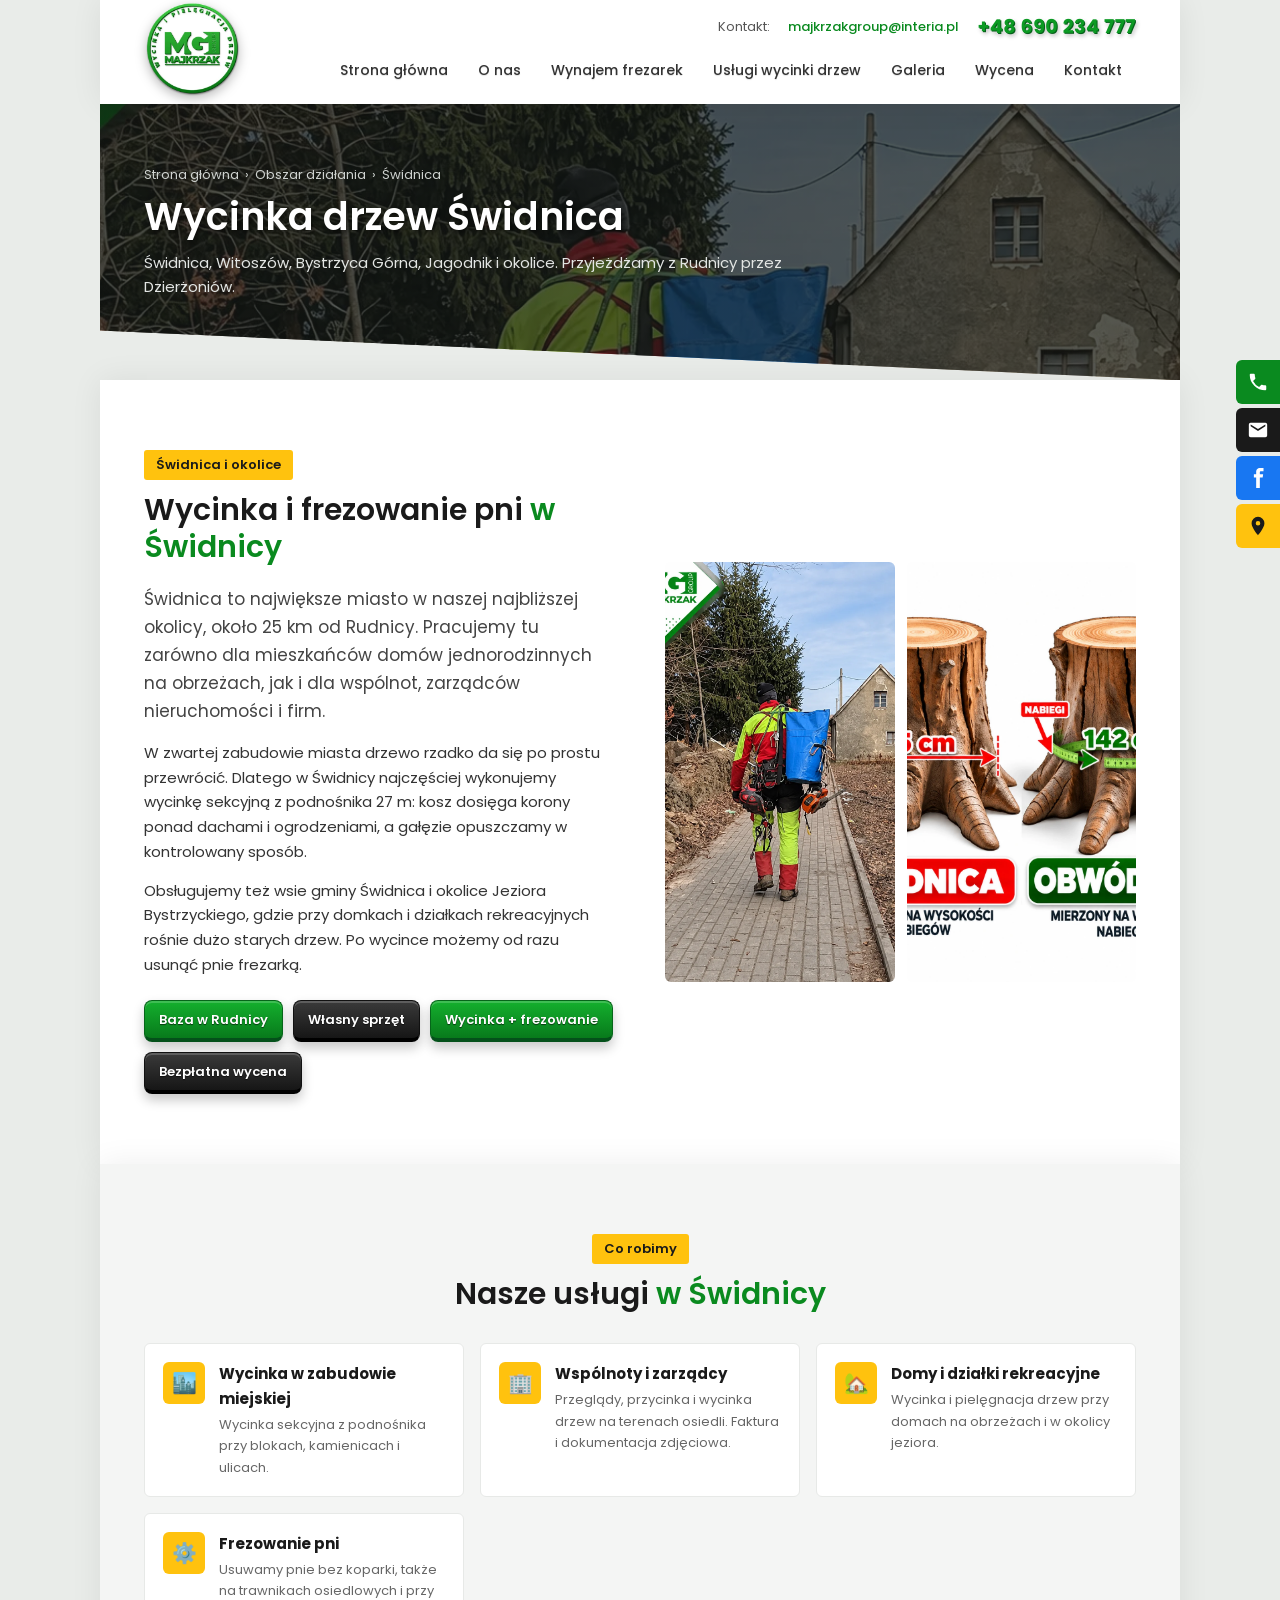
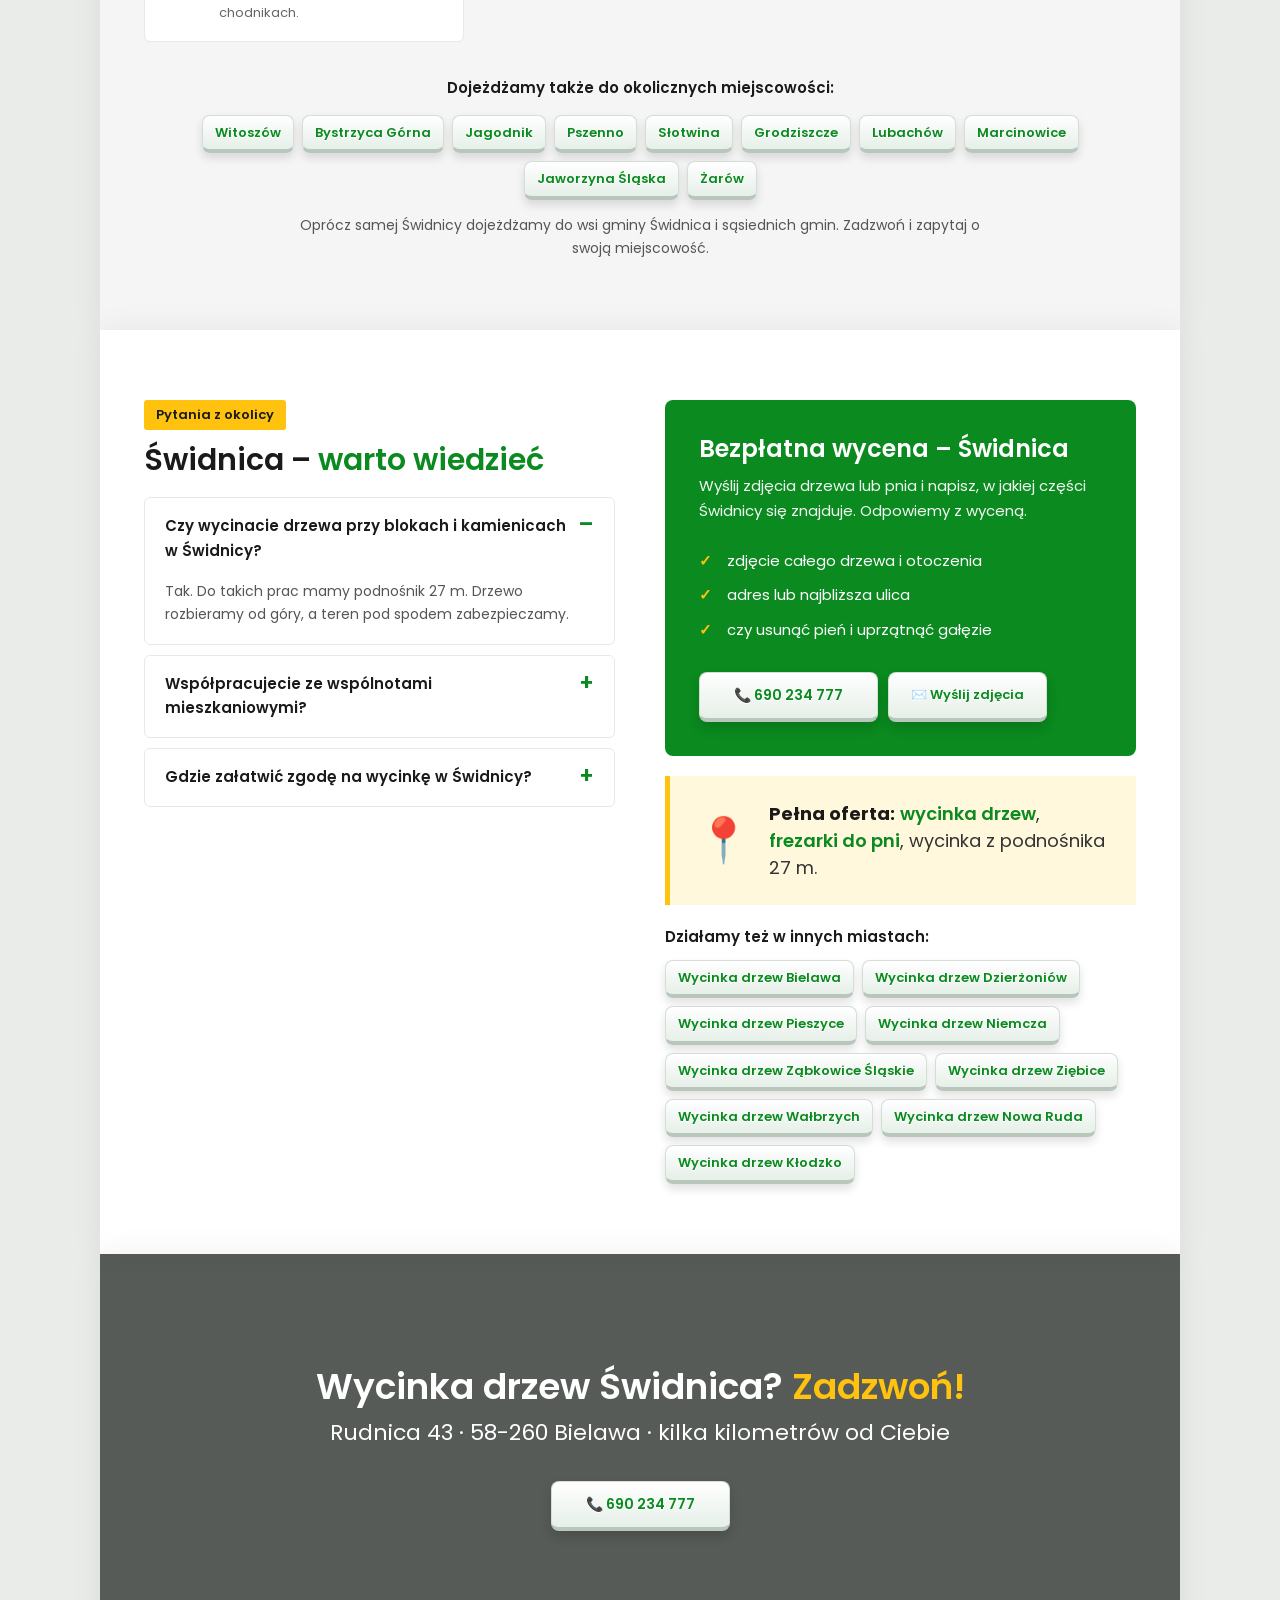
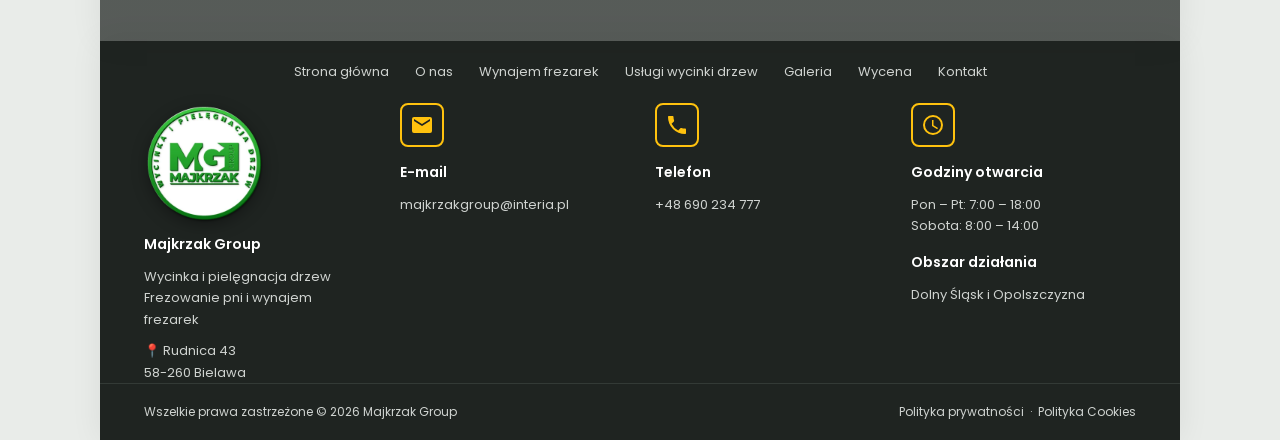
<file: wycinka-drzew-swidnica.html>
<!DOCTYPE html>
<html lang="pl">
<head>
<meta charset="UTF-8">
<meta name="viewport" content="width=device-width, initial-scale=1.0">
<title>Wycinka drzew Świdnica – frezowanie pni, podnośnik koszowy | Majkrzak Group</title>
<meta name="description" content="Wycinka drzew, przycinka i frezowanie pni w Świdnicy i gminie Świdnica. Podnośnik 27 m z operatorem. Bezpłatna wycena po zdjęciach: 690 234 777.">
<link href="https://fonts.googleapis.com/css2?family=Poppins:wght@300;400;500;600;700&display=swap" rel="stylesheet">
<link rel="stylesheet" href="style.css">
<script type="application/ld+json">
{
 "@context": "https://schema.org",
 "@type": "LocalBusiness",
 "name": "Majkrzak Group",
 "description": "Wycinka drzew, frezowanie pni i wycinka z podnośnika 27 m – Świdnica i okolice.",
 "image": "logo.webp",
 "telephone": "+48690234777",
 "email": "majkrzakgroup@interia.pl",
 "address": {
  "@type": "PostalAddress",
  "streetAddress": "Rudnica 43",
  "postalCode": "58-260",
  "addressLocality": "Bielawa",
  "addressRegion": "dolnośląskie",
  "addressCountry": "PL"
 },
 "areaServed": [
  {
   "@type": "City",
   "name": "Świdnica"
  },
  {
   "@type": "Place",
   "name": "Witoszów"
  },
  {
   "@type": "Place",
   "name": "Bystrzyca Górna"
  },
  {
   "@type": "Place",
   "name": "Jagodnik"
  },
  {
   "@type": "Place",
   "name": "Pszenno"
  },
  {
   "@type": "Place",
   "name": "Słotwina"
  },
  {
   "@type": "Place",
   "name": "Grodziszcze"
  },
  {
   "@type": "Place",
   "name": "Lubachów"
  },
  {
   "@type": "Place",
   "name": "Marcinowice"
  },
  {
   "@type": "Place",
   "name": "Jaworzyna Śląska"
  },
  {
   "@type": "Place",
   "name": "Żarów"
  }
 ],
 "openingHoursSpecification": [
  {
   "@type": "OpeningHoursSpecification",
   "dayOfWeek": [
    "Monday",
    "Tuesday",
    "Wednesday",
    "Thursday",
    "Friday"
   ],
   "opens": "07:00",
   "closes": "18:00"
  },
  {
   "@type": "OpeningHoursSpecification",
   "dayOfWeek": "Saturday",
   "opens": "08:00",
   "closes": "14:00"
  }
 ]
}
</script>
<link rel="canonical" href="https://majkrzakgroupwycinka.pl/wycinka-drzew-swidnica.html">
<meta property="og:type" content="website"><meta property="og:url" content="https://majkrzakgroupwycinka.pl/wycinka-drzew-swidnica.html"><meta property="og:title" content="Wycinka drzew Świdnica – frezowanie pni, podnośnik koszowy | Majkrzak Group"><meta property="og:image" content="https://majkrzakgroupwycinka.pl/wycinka-drzew.webp"><meta property="og:locale" content="pl_PL">
<link rel="icon" href="favicon.ico" sizes="any"><link rel="icon" type="image/png" href="favicon-192.png"><link rel="apple-touch-icon" href="apple-touch-icon.png">
<meta name="theme-color" content="#1f8a2e">
</head>
<body>

<!-- ================= NAGŁÓWEK ================= -->
<header id="top">
  <div class="container head">
    <a href="index.html" class="logo"><span class="lg-anim"><img src="logo-plaskie.webp" alt="Majkrzak Group – logo"><img src="logo-3d.webp" class="lg-3d" alt=""></span></a>
    <div class="head-right">
      <div class="head-contact">
        <span>Kontakt:</span>
        <a href="mailto:majkrzakgroup@interia.pl">majkrzakgroup@interia.pl</a>
        <a href="tel:+48690234777">+48 690 234 777</a>
      </div>
      <button class="burger" aria-label="Menu"><span></span><span></span><span></span></button>
      <nav>
        <ul>
          <li><a href="index.html">Strona główna</a></li>
          <li><a href="onas.html">O nas</a></li>
          <li><a href="frezarki.html">Wynajem frezarek</a></li>
          <li><a href="wycinka.html">Usługi wycinki drzew</a></li>
          <li><a href="galeria.html">Galeria</a></li>
          <li><a href="index.html#wycena">Wycena</a></li>
          <li><a href="#kontakt">Kontakt</a></li>
        </ul>
      </nav>
    </div>
  </div>
</header>

<!-- ================= TYTUŁ PODSTRONY ================= -->
<section class="page-head" style="background-image:linear-gradient(rgba(20,25,22,.72),rgba(20,25,22,.72)),url('galeria-arborysta.webp');background-position:center 30%">
  <div class="container">
    <div class="crumbs"><a href="index.html">Strona główna</a> &nbsp;›&nbsp; <a href="index.html#obszar">Obszar działania</a> &nbsp;›&nbsp; Świdnica</div>
    <h1>Wycinka drzew Świdnica</h1>
    <p>Świdnica, Witoszów, Bystrzyca Górna, Jagodnik i okolice. Przyjeżdżamy z Rudnicy przez Dzierżoniów.</p>
  </div>
</section>

<!-- ================= O MIEŚCIE ================= -->
<section class="sec">
  <div class="container two-col" style="align-items:center">
    <div>
      <span class="pill">Świdnica i okolice</span>
      <h2>Wycinka i frezowanie pni <span>w Świdnicy</span></h2>
      <p class="lead" style="margin-bottom:16px">Świdnica to największe miasto w naszej najbliższej okolicy, około 25 km od Rudnicy. Pracujemy tu zarówno dla mieszkańców domów jednorodzinnych na obrzeżach, jak i dla wspólnot, zarządców nieruchomości i firm.</p>
      <p style="margin-bottom:14px">W zwartej zabudowie miasta drzewo rzadko da się po prostu przewrócić. Dlatego w Świdnicy najczęściej wykonujemy wycinkę sekcyjną z podnośnika 27 m: kosz dosięga korony ponad dachami i ogrodzeniami, a gałęzie opuszczamy w kontrolowany sposób.</p>
      <p style="margin-bottom:14px">Obsługujemy też wsie gminy Świdnica i okolice Jeziora Bystrzyckiego, gdzie przy domkach i działkach rekreacyjnych rośnie dużo starych drzew. Po wycince możemy od razu usunąć pnie frezarką.</p>
      <div class="motto">
        <span>Baza w Rudnicy</span><span>Własny sprzęt</span><span>Wycinka + frezowanie</span><span>Bezpłatna wycena</span>
      </div>
    </div>
    <div class="photo-pair">
      <div style="background-image:url('galeria-arborysta.webp');background-position:center 30%"></div>
      <div style="background-image:url('pomiar-pnia.webp');background-position:center"></div>
    </div>
  </div>
</section>

<!-- ================= USŁUGI W MIEŚCIE ================= -->
<section class="sec sec-gray">
  <div class="container">
    <div style="text-align:center;margin-bottom:30px">
      <span class="pill">Co robimy</span>
      <h2>Nasze usługi <span>w Świdnicy</span></h2>
    </div>
    <div class="svc-grid">
      <div class="svc"><i>🏙️</i><div><h4>Wycinka w zabudowie miejskiej</h4><p>Wycinka sekcyjna z podnośnika przy blokach, kamienicach i ulicach.</p></div></div>
      <div class="svc"><i>🏢</i><div><h4>Wspólnoty i zarządcy</h4><p>Przeglądy, przycinka i wycinka drzew na terenach osiedli. Faktura i dokumentacja zdjęciowa.</p></div></div>
      <div class="svc"><i>🏡</i><div><h4>Domy i działki rekreacyjne</h4><p>Wycinka i pielęgnacja drzew przy domach na obrzeżach i w okolicy jeziora.</p></div></div>
      <div class="svc"><i>⚙️</i><div><h4>Frezowanie pni</h4><p>Usuwamy pnie bez koparki, także na trawnikach osiedlowych i przy chodnikach.</p></div></div>
    </div>
    <div style="text-align:center;margin-top:34px">
      <p style="font-weight:600;color:var(--black)">Dojeżdżamy także do okolicznych miejscowości:</p>
      <div class="where" style="justify-content:center"><span>Witoszów</span><span>Bystrzyca Górna</span><span>Jagodnik</span><span>Pszenno</span><span>Słotwina</span><span>Grodziszcze</span><span>Lubachów</span><span>Marcinowice</span><span>Jaworzyna Śląska</span><span>Żarów</span></div>
      <p style="max-width:680px;margin:14px auto 0;font-size:14px;color:#555">Oprócz samej Świdnicy dojeżdżamy do wsi gminy Świdnica i sąsiednich gmin. Zadzwoń i zapytaj o swoją miejscowość.</p>
    </div>
  </div>
</section>

<!-- ================= FAQ + WYCENA ================= -->
<section class="sec" id="wycena">
  <div class="container two-col">
    <div class="faq">
      <span class="pill">Pytania z okolicy</span>
      <h2>Świdnica – <span>warto wiedzieć</span></h2>
      <details open>
        <summary>Czy wycinacie drzewa przy blokach i kamienicach w Świdnicy?</summary>
        <p>Tak. Do takich prac mamy podnośnik 27 m. Drzewo rozbieramy od góry, a teren pod spodem zabezpieczamy.</p>
      </details>
      <details>
        <summary>Współpracujecie ze wspólnotami mieszkaniowymi?</summary>
        <p>Tak. Wyceniamy po oględzinach lub zdjęciach, uzgadniamy termin z zarządcą i wystawiamy fakturę.</p>
      </details>
      <details>
        <summary>Gdzie załatwić zgodę na wycinkę w Świdnicy?</summary>
        <p>Dla miasta sprawę prowadzi Urząd Miejski w Świdnicy, a dla okolicznych wsi Urząd Gminy Świdnica. Podpowiemy, który urząd jest właściwy dla Twojej działki.</p>
      </details>
    </div>
    <div>
      <div class="quote-box">
        <h3>Bezpłatna wycena – Świdnica</h3>
        <p>Wyślij zdjęcia drzewa lub pnia i napisz, w jakiej części Świdnicy się znajduje. Odpowiemy z wyceną.</p>
        <ul>
          <li>zdjęcie całego drzewa i otoczenia</li>
          <li>adres lub najbliższa ulica</li>
          <li>czy usunąć pień i uprzątnąć gałęzie</li>
        </ul>
        <div style="display:flex;flex-wrap:wrap;gap:10px">
          <a href="tel:+48690234777" class="btn btn-yellow">📞 690 234 777</a>
          <a href="mailto:majkrzakgroup@interia.pl?subject=Wycena%20wycinki%20-%20Świdnica" class="btn btn-outline" style="padding:11px 22px">✉️ Wyślij zdjęcia</a>
        </div>
      </div>
      <div class="note-op" style="margin-top:20px">
        <span style="font-size:28px">📍</span>
        <div><b>Pełna oferta:</b> <a href="wycinka.html" style="color:var(--green);font-weight:600">wycinka drzew</a>, <a href="frezarki.html" style="color:var(--green);font-weight:600">frezarki do pni</a>, wycinka z podnośnika 27 m.</div>
      </div>
      <div style="margin-top:20px">
        <p style="font-weight:600;color:var(--black)">Działamy też w innych miastach:</p>
        <div class="city-links"><a href="wycinka-drzew-bielawa.html">Wycinka drzew Bielawa</a><a href="wycinka-drzew-dzierzoniow.html">Wycinka drzew Dzierżoniów</a><a href="wycinka-drzew-pieszyce.html">Wycinka drzew Pieszyce</a><a href="wycinka-drzew-niemcza.html">Wycinka drzew Niemcza</a><a href="wycinka-drzew-zabkowice-slaskie.html">Wycinka drzew Ząbkowice Śląskie</a><a href="wycinka-drzew-ziebice.html">Wycinka drzew Ziębice</a><a href="wycinka-drzew-walbrzych.html">Wycinka drzew Wałbrzych</a><a href="wycinka-drzew-nowa-ruda.html">Wycinka drzew Nowa Ruda</a><a href="wycinka-drzew-klodzko.html">Wycinka drzew Kłodzko</a></div>
      </div>
    </div>
  </div>
</section>

<!-- ================= BANER ================= -->
<section class="parallax">
  <div class="container">
    <h2>Wycinka drzew Świdnica? <span>Zadzwoń!</span></h2>
    <p>Rudnica 43 · 58-260 Bielawa · kilka kilometrów od Ciebie</p>
    <a href="tel:+48690234777" class="btn btn-yellow">📞 690 234 777</a>
  </div>
</section>

<!-- ================= STOPKA ================= -->
<footer id="kontakt">
  <div class="foot-menu">
    <div class="container">
      <ul>
        <li><a href="index.html">Strona główna</a></li>
        <li><a href="onas.html">O nas</a></li>
        <li><a href="frezarki.html">Wynajem frezarek</a></li>
        <li><a href="wycinka.html">Usługi wycinki drzew</a></li>
        <li><a href="galeria.html">Galeria</a></li>
        <li><a href="index.html#wycena">Wycena</a></li>
        <li><a href="#kontakt">Kontakt</a></li>
      </ul>
    </div>
  </div>
  <div class="container foot-cols">
    <div>
      <img src="logo-3d.webp" alt="Majkrzak Group" class="foot-logo">
      <h4>Majkrzak Group</h4>
      <p>Wycinka i pielęgnacja drzew<br>Frezowanie pni i wynajem frezarek</p>
      <p style="margin-top:10px">📍 Rudnica 43<br>58-260 Bielawa</p>
    </div>
    <div>
      <div class="ico"><svg viewBox="0 0 24 24"><path d="M20 4H4a2 2 0 00-2 2v12a2 2 0 002 2h16a2 2 0 002-2V6a2 2 0 00-2-2zm0 4l-8 5-8-5V6l8 5 8-5v2z"/></svg></div>
      <h4>E-mail</h4>
      <a href="mailto:majkrzakgroup@interia.pl">majkrzakgroup@interia.pl</a>
    </div>
    <div>
      <div class="ico"><svg viewBox="0 0 24 24"><path d="M6.6 10.8a15.1 15.1 0 006.6 6.6l2.2-2.2c.3-.3.7-.4 1-.2 1.1.4 2.3.6 3.6.6.6 0 1 .4 1 1V20c0 .6-.4 1-1 1A17 17 0 013 4c0-.6.4-1 1-1h3.5c.6 0 1 .4 1 1 0 1.3.2 2.5.6 3.6.1.3 0 .7-.2 1L6.6 10.8z"/></svg></div>
      <h4>Telefon</h4>
      <a href="tel:+48690234777">+48 690 234 777</a>
    </div>
    <div>
      <div class="ico"><svg viewBox="0 0 24 24"><path d="M12 2a10 10 0 100 20 10 10 0 000-20zm0 18a8 8 0 110-16 8 8 0 010 16zm.5-13H11v6l5.2 3.2.8-1.3-4.5-2.7V7z"/></svg></div>
      <h4>Godziny otwarcia</h4>
      <p>Pon – Pt: 7:00 – 18:00</p>
      <p>Sobota: 8:00 – 14:00</p>
      <h4 style="margin-top:14px">Obszar działania</h4>
      <p>Dolny Śląsk i Opolszczyzna</p>
    </div>
  </div>
  <div class="copy">
    <div class="container">
      <span>Wszelkie prawa zastrzeżone © 2026 Majkrzak Group</span>
      <span><a href="#">Polityka prywatności</a> &nbsp;·&nbsp; <a href="#">Polityka Cookies</a></span>
    </div>
  </div>
</footer>

<!-- ================= IKONY BOCZNE ================= -->
<div class="side-icons">
  <a href="tel:+48690234777" class="s-phone" aria-label="Zadzwoń"><svg viewBox="0 0 24 24"><path d="M6.6 10.8a15.1 15.1 0 006.6 6.6l2.2-2.2c.3-.3.7-.4 1-.2 1.1.4 2.3.6 3.6.6.6 0 1 .4 1 1V20c0 .6-.4 1-1 1A17 17 0 013 4c0-.6.4-1 1-1h3.5c.6 0 1 .4 1 1 0 1.3.2 2.5.6 3.6.1.3 0 .7-.2 1L6.6 10.8z"/></svg></a>
  <a href="mailto:majkrzakgroup@interia.pl" class="s-mail" aria-label="E-mail"><svg viewBox="0 0 24 24"><path d="M20 4H4a2 2 0 00-2 2v12a2 2 0 002 2h16a2 2 0 002-2V6a2 2 0 00-2-2zm0 4l-8 5-8-5V6l8 5 8-5v2z"/></svg></a>
  <a href="https://www.facebook.com/MajkrzakGroup/" target="_blank" rel="noopener" class="s-fb" aria-label="Facebook"><svg viewBox="0 0 24 24"><path d="M14 8V6c0-.9.2-1.4 1.6-1.4H18V1h-3.4C11.1 1 10 2.8 10 5.7V8H7.5v3.5H10V23h4V11.5h3.1L17.6 8H14z"/></svg></a>
  <a href="index.html#obszar" class="s-map" aria-label="Obszar działania"><svg viewBox="0 0 24 24"><path d="M12 2a7 7 0 00-7 7c0 5.2 7 13 7 13s7-7.8 7-13a7 7 0 00-7-7zm0 9.5A2.5 2.5 0 1112 6.5a2.5 2.5 0 010 5z"/></svg></a>
</div>
<button class="to-top" aria-label="Do góry" onclick="window.scrollTo({top:0})">▲</button>

<script>
  // Menu mobilne
  const nav = document.querySelector('nav');
  document.querySelector('.burger').addEventListener('click', () => nav.classList.toggle('open'));
  nav.querySelectorAll('a').forEach(a => a.addEventListener('click', () => nav.classList.remove('open')));

  // Mniejszy nagłówek po przewinięciu + przycisk "do góry"
  const header = document.querySelector('header'), toTop = document.querySelector('.to-top');
  window.addEventListener('scroll', () => {
    header.classList.toggle('small', scrollY > 80);
    toTop.classList.toggle('show', scrollY > 500);
  });
</script>
<script>if("scrollRestoration" in history)history.scrollRestoration="manual";if(!location.hash){window.scrollTo(0,0);addEventListener("load",function(){window.scrollTo(0,0)})}</script>
</body>
</html>
</file>
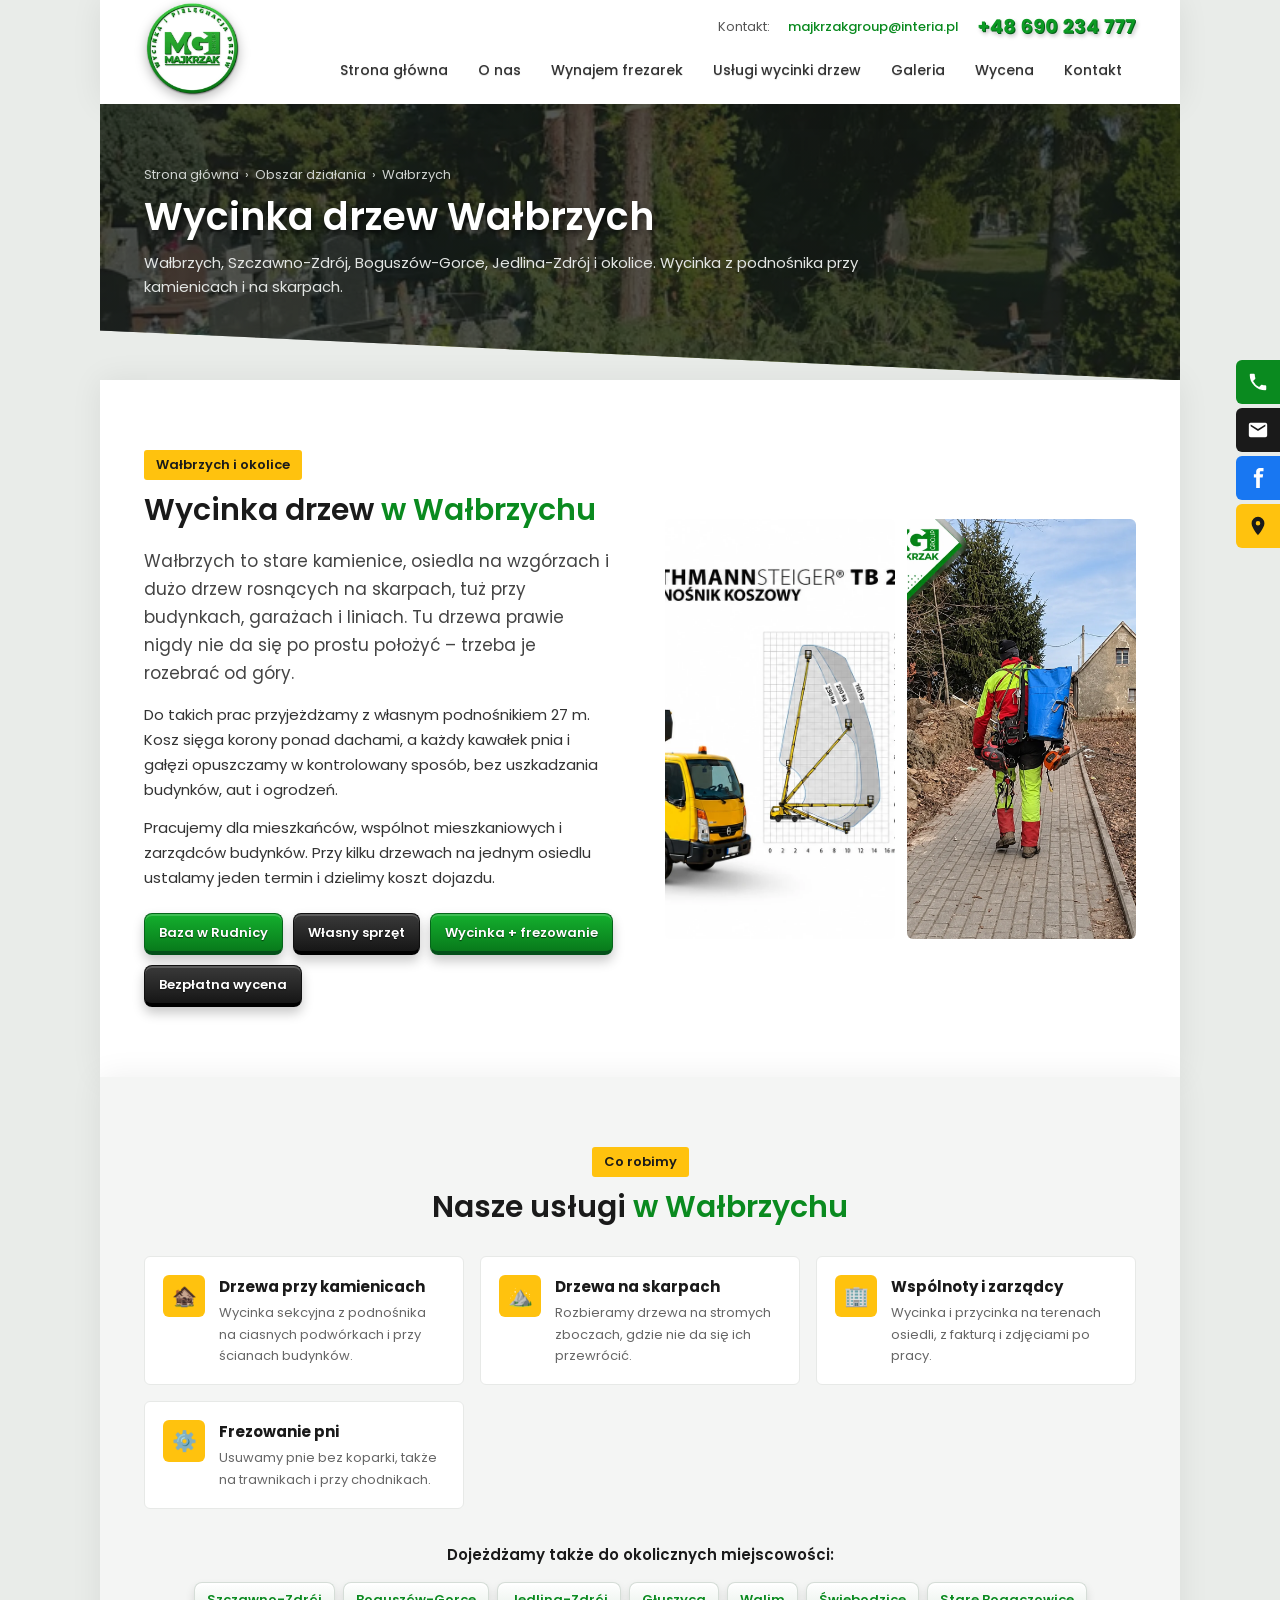
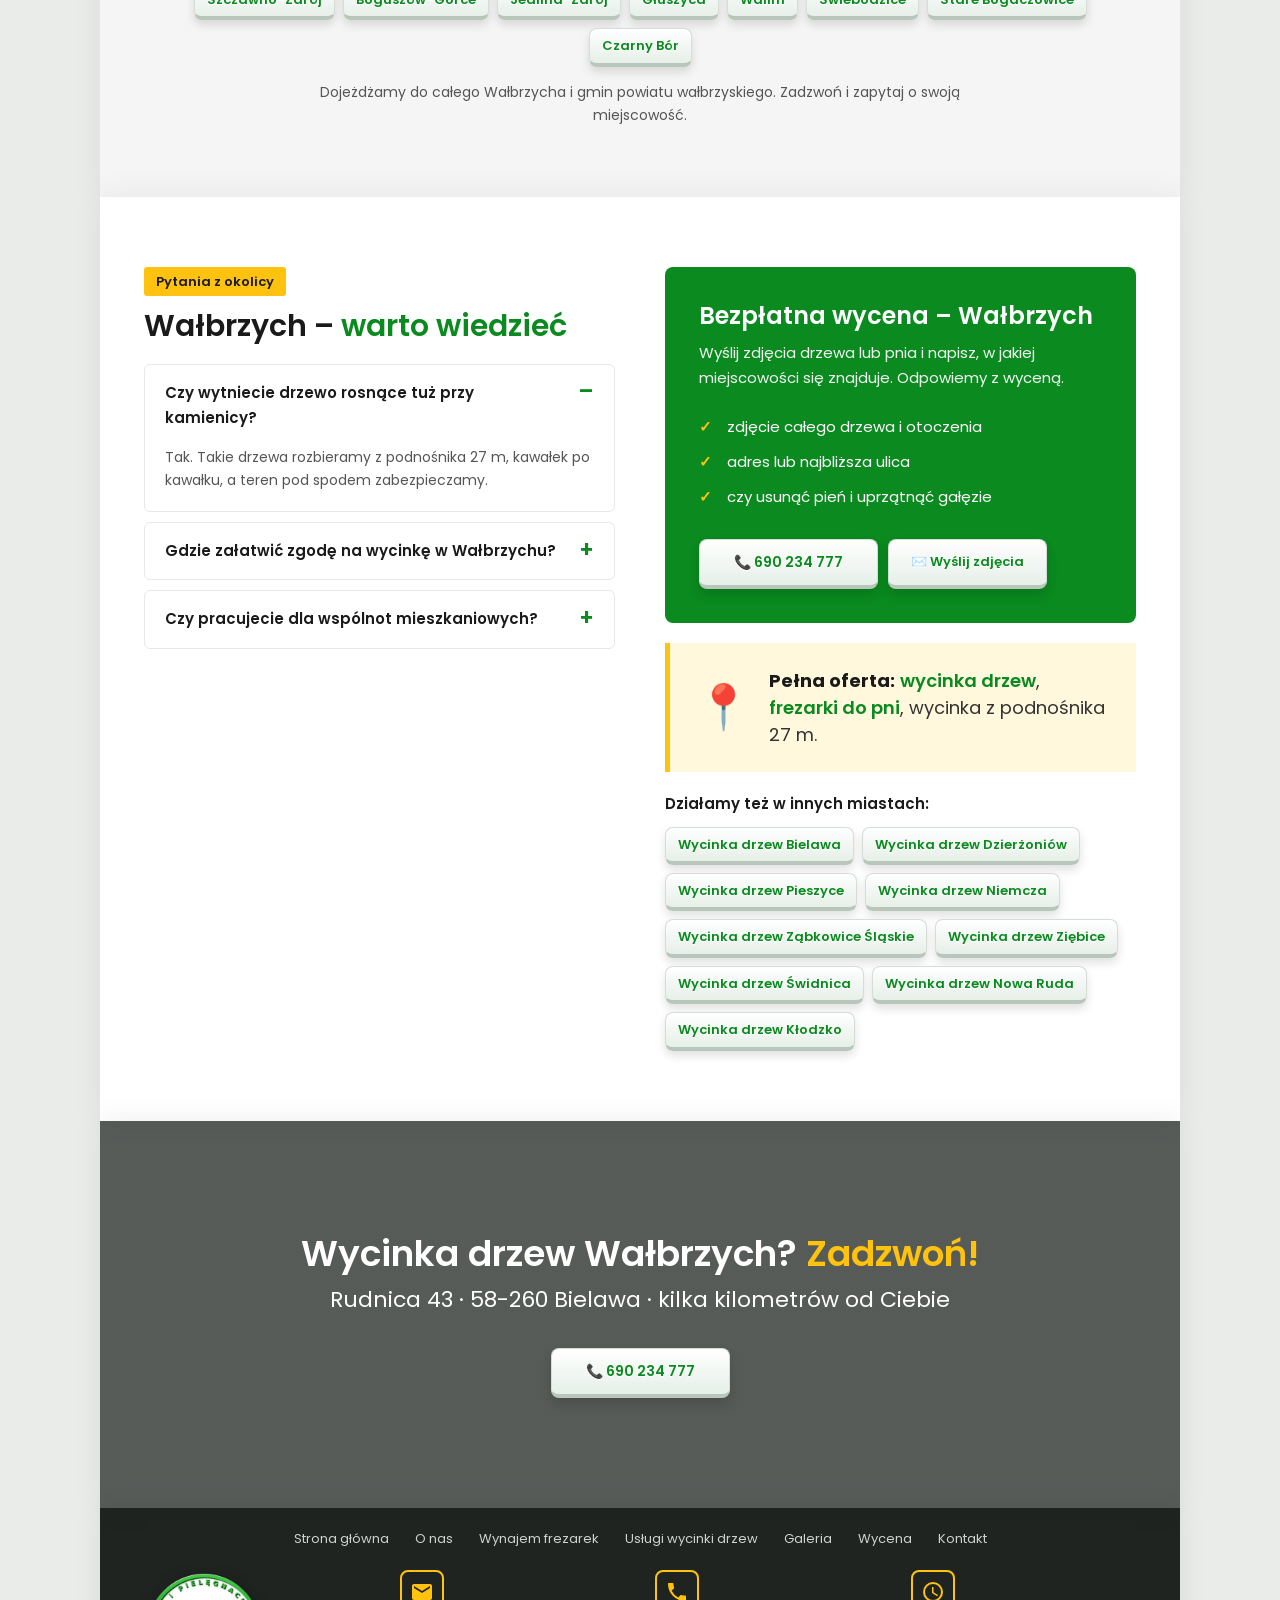
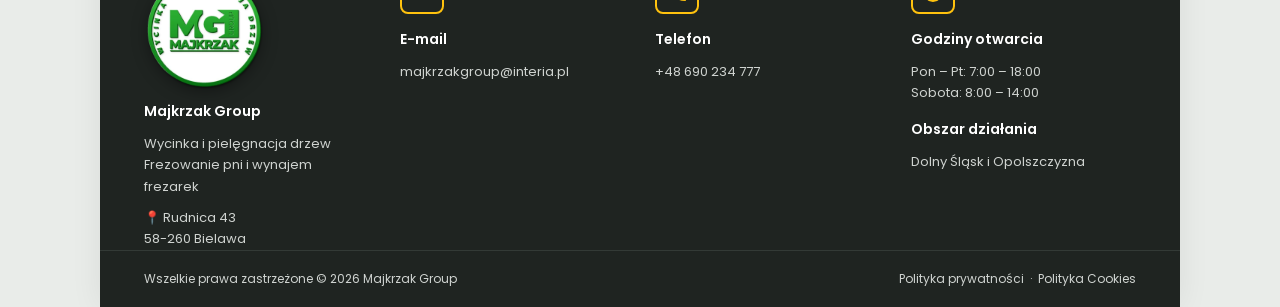
<file: wycinka-drzew-walbrzych.html>
<!DOCTYPE html>
<html lang="pl">
<head>
<meta charset="UTF-8">
<meta name="viewport" content="width=device-width, initial-scale=1.0">
<title>Wycinka drzew Wałbrzych – podnośnik 27 m, frezowanie pni</title>
<meta name="description" content="Wycinka drzew w Wałbrzychu i okolicy: przy kamienicach, blokach i na skarpach. Podnośnik 27 m, frezowanie pni. Wycena po zdjęciach: 690 234 777.">
<link href="https://fonts.googleapis.com/css2?family=Poppins:wght@300;400;500;600;700&display=swap" rel="stylesheet">
<link rel="stylesheet" href="style.css">
<script type="application/ld+json">
{
 "@context": "https://schema.org",
 "@type": "LocalBusiness",
 "name": "Majkrzak Group",
 "description": "Wycinka drzew, wycinka z podnośnika 27 m i frezowanie pni – Wałbrzych i okolice.",
 "image": "logo.webp",
 "telephone": "+48690234777",
 "email": "majkrzakgroup@interia.pl",
 "address": {
  "@type": "PostalAddress",
  "streetAddress": "Rudnica 43",
  "postalCode": "58-260",
  "addressLocality": "Bielawa",
  "addressRegion": "dolnośląskie",
  "addressCountry": "PL"
 },
 "areaServed": [
  {
   "@type": "City",
   "name": "Wałbrzych"
  },
  {
   "@type": "Place",
   "name": "Szczawno-Zdrój"
  },
  {
   "@type": "Place",
   "name": "Boguszów-Gorce"
  },
  {
   "@type": "Place",
   "name": "Jedlina-Zdrój"
  },
  {
   "@type": "Place",
   "name": "Głuszyca"
  },
  {
   "@type": "Place",
   "name": "Walim"
  },
  {
   "@type": "Place",
   "name": "Świebodzice"
  },
  {
   "@type": "Place",
   "name": "Stare Bogaczowice"
  },
  {
   "@type": "Place",
   "name": "Czarny Bór"
  }
 ],
 "openingHoursSpecification": [
  {
   "@type": "OpeningHoursSpecification",
   "dayOfWeek": [
    "Monday",
    "Tuesday",
    "Wednesday",
    "Thursday",
    "Friday"
   ],
   "opens": "07:00",
   "closes": "18:00"
  },
  {
   "@type": "OpeningHoursSpecification",
   "dayOfWeek": "Saturday",
   "opens": "08:00",
   "closes": "14:00"
  }
 ]
}
</script>
<link rel="canonical" href="https://majkrzakgroupwycinka.pl/wycinka-drzew-walbrzych.html">
<meta property="og:type" content="website"><meta property="og:url" content="https://majkrzakgroupwycinka.pl/wycinka-drzew-walbrzych.html"><meta property="og:title" content="Wycinka drzew Wałbrzych – podnośnik 27 m, frezowanie pni"><meta property="og:image" content="https://majkrzakgroupwycinka.pl/wycinka-drzew.webp"><meta property="og:locale" content="pl_PL">
<link rel="icon" href="favicon.ico" sizes="any"><link rel="icon" type="image/png" href="favicon-192.png"><link rel="apple-touch-icon" href="apple-touch-icon.png">
<meta name="theme-color" content="#1f8a2e">
</head>
<body>

<!-- ================= NAGŁÓWEK ================= -->
<header id="top">
  <div class="container head">
    <a href="index.html" class="logo"><span class="lg-anim"><img src="logo-plaskie.webp" alt="Majkrzak Group – logo"><img src="logo-3d.webp" class="lg-3d" alt=""></span></a>
    <div class="head-right">
      <div class="head-contact">
        <span>Kontakt:</span>
        <a href="mailto:majkrzakgroup@interia.pl">majkrzakgroup@interia.pl</a>
        <a href="tel:+48690234777">+48 690 234 777</a>
      </div>
      <button class="burger" aria-label="Menu"><span></span><span></span><span></span></button>
      <nav>
        <ul>
          <li><a href="index.html">Strona główna</a></li>
          <li><a href="onas.html">O nas</a></li>
          <li><a href="frezarki.html">Wynajem frezarek</a></li>
          <li><a href="wycinka.html">Usługi wycinki drzew</a></li>
          <li><a href="galeria.html">Galeria</a></li>
          <li><a href="index.html#wycena">Wycena</a></li>
          <li><a href="#kontakt">Kontakt</a></li>
        </ul>
      </nav>
    </div>
  </div>
</header>

<!-- ================= TYTUŁ PODSTRONY ================= -->
<section class="page-head" style="background-image:linear-gradient(rgba(20,25,22,.72),rgba(20,25,22,.72)),url('galeria/wycinka-drzew-galezie.webp');background-position:center 40%">
  <div class="container">
    <div class="crumbs"><a href="index.html">Strona główna</a> &nbsp;›&nbsp; <a href="index.html#obszar">Obszar działania</a> &nbsp;›&nbsp; Wałbrzych</div>
    <h1>Wycinka drzew Wałbrzych</h1>
    <p>Wałbrzych, Szczawno-Zdrój, Boguszów-Gorce, Jedlina-Zdrój i okolice. Wycinka z podnośnika przy kamienicach i na skarpach.</p>
  </div>
</section>

<!-- ================= O MIEŚCIE ================= -->
<section class="sec">
  <div class="container two-col" style="align-items:center">
    <div>
      <span class="pill">Wałbrzych i okolice</span>
      <h2>Wycinka drzew <span>w Wałbrzychu</span></h2>
      <p class="lead" style="margin-bottom:16px">Wałbrzych to stare kamienice, osiedla na wzgórzach i dużo drzew rosnących na skarpach, tuż przy budynkach, garażach i liniach. Tu drzewa prawie nigdy nie da się po prostu położyć – trzeba je rozebrać od góry.</p>
      <p style="margin-bottom:14px">Do takich prac przyjeżdżamy z własnym podnośnikiem 27 m. Kosz sięga korony ponad dachami, a każdy kawałek pnia i gałęzi opuszczamy w kontrolowany sposób, bez uszkadzania budynków, aut i ogrodzeń.</p>
      <p style="margin-bottom:14px">Pracujemy dla mieszkańców, wspólnot mieszkaniowych i zarządców budynków. Przy kilku drzewach na jednym osiedlu ustalamy jeden termin i dzielimy koszt dojazdu.</p>
      <div class="motto">
        <span>Baza w Rudnicy</span><span>Własny sprzęt</span><span>Wycinka + frezowanie</span><span>Bezpłatna wycena</span>
      </div>
    </div>
    <div class="photo-pair">
      <div style="background-image:url('podnosnik-tb270.webp');background-position:center 30%"></div>
      <div style="background-image:url('galeria-arborysta.webp');background-position:center"></div>
    </div>
  </div>
</section>

<!-- ================= USŁUGI W MIEŚCIE ================= -->
<section class="sec sec-gray">
  <div class="container">
    <div style="text-align:center;margin-bottom:30px">
      <span class="pill">Co robimy</span>
      <h2>Nasze usługi <span>w Wałbrzychu</span></h2>
    </div>
    <div class="svc-grid">
      <div class="svc"><i>🏚️</i><div><h4>Drzewa przy kamienicach</h4><p>Wycinka sekcyjna z podnośnika na ciasnych podwórkach i przy ścianach budynków.</p></div></div>
      <div class="svc"><i>⛰️</i><div><h4>Drzewa na skarpach</h4><p>Rozbieramy drzewa na stromych zboczach, gdzie nie da się ich przewrócić.</p></div></div>
      <div class="svc"><i>🏢</i><div><h4>Wspólnoty i zarządcy</h4><p>Wycinka i przycinka na terenach osiedli, z fakturą i zdjęciami po pracy.</p></div></div>
      <div class="svc"><i>⚙️</i><div><h4>Frezowanie pni</h4><p>Usuwamy pnie bez koparki, także na trawnikach i przy chodnikach.</p></div></div>
    </div>
    <div style="text-align:center;margin-top:34px">
      <p style="font-weight:600;color:var(--black)">Dojeżdżamy także do okolicznych miejscowości:</p>
      <div class="where" style="justify-content:center"><span>Szczawno-Zdrój</span><span>Boguszów-Gorce</span><span>Jedlina-Zdrój</span><span>Głuszyca</span><span>Walim</span><span>Świebodzice</span><span>Stare Bogaczowice</span><span>Czarny Bór</span></div>
      <p style="max-width:680px;margin:14px auto 0;font-size:14px;color:#555">Dojeżdżamy do całego Wałbrzycha i gmin powiatu wałbrzyskiego. Zadzwoń i zapytaj o swoją miejscowość.</p>
    </div>
  </div>
</section>

<!-- ================= FAQ + WYCENA ================= -->
<section class="sec" id="wycena">
  <div class="container two-col">
    <div class="faq">
      <span class="pill">Pytania z okolicy</span>
      <h2>Wałbrzych – <span>warto wiedzieć</span></h2>
      <details open>
        <summary>Czy wytniecie drzewo rosnące tuż przy kamienicy?</summary>
        <p>Tak. Takie drzewa rozbieramy z podnośnika 27 m, kawałek po kawałku, a teren pod spodem zabezpieczamy.</p>
      </details>
      <details>
        <summary>Gdzie załatwić zgodę na wycinkę w Wałbrzychu?</summary>
        <p>Sprawy wycinki w mieście prowadzi Urząd Miejski w Wałbrzychu. Przy okolicznych gminach – właściwy urząd gminy. Podpowiemy, co przygotować.</p>
      </details>
      <details>
        <summary>Czy pracujecie dla wspólnot mieszkaniowych?</summary>
        <p>Tak. Wyceniamy po zdjęciach lub oględzinach, ustalamy termin z zarządcą i wystawiamy fakturę.</p>
      </details>
    </div>
    <div>
      <div class="quote-box">
        <h3>Bezpłatna wycena – Wałbrzych</h3>
        <p>Wyślij zdjęcia drzewa lub pnia i napisz, w jakiej miejscowości się znajduje. Odpowiemy z wyceną.</p>
        <ul>
          <li>zdjęcie całego drzewa i otoczenia</li>
          <li>adres lub najbliższa ulica</li>
          <li>czy usunąć pień i uprzątnąć gałęzie</li>
        </ul>
        <div style="display:flex;flex-wrap:wrap;gap:10px">
          <a href="tel:+48690234777" class="btn btn-yellow">📞 690 234 777</a>
          <a href="mailto:majkrzakgroup@interia.pl?subject=Wycena%20wycinki%20-%20Wałbrzych" class="btn btn-outline" style="padding:11px 22px">✉️ Wyślij zdjęcia</a>
        </div>
      </div>
      <div class="note-op" style="margin-top:20px">
        <span style="font-size:28px">📍</span>
        <div><b>Pełna oferta:</b> <a href="wycinka.html" style="color:var(--green);font-weight:600">wycinka drzew</a>, <a href="frezarki.html" style="color:var(--green);font-weight:600">frezarki do pni</a>, wycinka z podnośnika 27 m.</div>
      </div>
      <div style="margin-top:20px">
        <p style="font-weight:600;color:var(--black)">Działamy też w innych miastach:</p>
        <div class="city-links"><a href="wycinka-drzew-bielawa.html">Wycinka drzew Bielawa</a><a href="wycinka-drzew-dzierzoniow.html">Wycinka drzew Dzierżoniów</a><a href="wycinka-drzew-pieszyce.html">Wycinka drzew Pieszyce</a><a href="wycinka-drzew-niemcza.html">Wycinka drzew Niemcza</a><a href="wycinka-drzew-zabkowice-slaskie.html">Wycinka drzew Ząbkowice Śląskie</a><a href="wycinka-drzew-ziebice.html">Wycinka drzew Ziębice</a><a href="wycinka-drzew-swidnica.html">Wycinka drzew Świdnica</a><a href="wycinka-drzew-nowa-ruda.html">Wycinka drzew Nowa Ruda</a><a href="wycinka-drzew-klodzko.html">Wycinka drzew Kłodzko</a></div>
      </div>
    </div>
  </div>
</section>

<!-- ================= BANER ================= -->
<section class="parallax">
  <div class="container">
    <h2>Wycinka drzew Wałbrzych? <span>Zadzwoń!</span></h2>
    <p>Rudnica 43 · 58-260 Bielawa · kilka kilometrów od Ciebie</p>
    <a href="tel:+48690234777" class="btn btn-yellow">📞 690 234 777</a>
  </div>
</section>

<!-- ================= STOPKA ================= -->
<footer id="kontakt">
  <div class="foot-menu">
    <div class="container">
      <ul>
        <li><a href="index.html">Strona główna</a></li>
        <li><a href="onas.html">O nas</a></li>
        <li><a href="frezarki.html">Wynajem frezarek</a></li>
        <li><a href="wycinka.html">Usługi wycinki drzew</a></li>
        <li><a href="galeria.html">Galeria</a></li>
        <li><a href="index.html#wycena">Wycena</a></li>
        <li><a href="#kontakt">Kontakt</a></li>
      </ul>
    </div>
  </div>
  <div class="container foot-cols">
    <div>
      <img src="logo-3d.webp" alt="Majkrzak Group" class="foot-logo">
      <h4>Majkrzak Group</h4>
      <p>Wycinka i pielęgnacja drzew<br>Frezowanie pni i wynajem frezarek</p>
      <p style="margin-top:10px">📍 Rudnica 43<br>58-260 Bielawa</p>
    </div>
    <div>
      <div class="ico"><svg viewBox="0 0 24 24"><path d="M20 4H4a2 2 0 00-2 2v12a2 2 0 002 2h16a2 2 0 002-2V6a2 2 0 00-2-2zm0 4l-8 5-8-5V6l8 5 8-5v2z"/></svg></div>
      <h4>E-mail</h4>
      <a href="mailto:majkrzakgroup@interia.pl">majkrzakgroup@interia.pl</a>
    </div>
    <div>
      <div class="ico"><svg viewBox="0 0 24 24"><path d="M6.6 10.8a15.1 15.1 0 006.6 6.6l2.2-2.2c.3-.3.7-.4 1-.2 1.1.4 2.3.6 3.6.6.6 0 1 .4 1 1V20c0 .6-.4 1-1 1A17 17 0 013 4c0-.6.4-1 1-1h3.5c.6 0 1 .4 1 1 0 1.3.2 2.5.6 3.6.1.3 0 .7-.2 1L6.6 10.8z"/></svg></div>
      <h4>Telefon</h4>
      <a href="tel:+48690234777">+48 690 234 777</a>
    </div>
    <div>
      <div class="ico"><svg viewBox="0 0 24 24"><path d="M12 2a10 10 0 100 20 10 10 0 000-20zm0 18a8 8 0 110-16 8 8 0 010 16zm.5-13H11v6l5.2 3.2.8-1.3-4.5-2.7V7z"/></svg></div>
      <h4>Godziny otwarcia</h4>
      <p>Pon – Pt: 7:00 – 18:00</p>
      <p>Sobota: 8:00 – 14:00</p>
      <h4 style="margin-top:14px">Obszar działania</h4>
      <p>Dolny Śląsk i Opolszczyzna</p>
    </div>
  </div>
  <div class="copy">
    <div class="container">
      <span>Wszelkie prawa zastrzeżone © 2026 Majkrzak Group</span>
      <span><a href="#">Polityka prywatności</a> &nbsp;·&nbsp; <a href="#">Polityka Cookies</a></span>
    </div>
  </div>
</footer>

<!-- ================= IKONY BOCZNE ================= -->
<div class="side-icons">
  <a href="tel:+48690234777" class="s-phone" aria-label="Zadzwoń"><svg viewBox="0 0 24 24"><path d="M6.6 10.8a15.1 15.1 0 006.6 6.6l2.2-2.2c.3-.3.7-.4 1-.2 1.1.4 2.3.6 3.6.6.6 0 1 .4 1 1V20c0 .6-.4 1-1 1A17 17 0 013 4c0-.6.4-1 1-1h3.5c.6 0 1 .4 1 1 0 1.3.2 2.5.6 3.6.1.3 0 .7-.2 1L6.6 10.8z"/></svg></a>
  <a href="mailto:majkrzakgroup@interia.pl" class="s-mail" aria-label="E-mail"><svg viewBox="0 0 24 24"><path d="M20 4H4a2 2 0 00-2 2v12a2 2 0 002 2h16a2 2 0 002-2V6a2 2 0 00-2-2zm0 4l-8 5-8-5V6l8 5 8-5v2z"/></svg></a>
  <a href="https://www.facebook.com/MajkrzakGroup/" target="_blank" rel="noopener" class="s-fb" aria-label="Facebook"><svg viewBox="0 0 24 24"><path d="M14 8V6c0-.9.2-1.4 1.6-1.4H18V1h-3.4C11.1 1 10 2.8 10 5.7V8H7.5v3.5H10V23h4V11.5h3.1L17.6 8H14z"/></svg></a>
  <a href="index.html#obszar" class="s-map" aria-label="Obszar działania"><svg viewBox="0 0 24 24"><path d="M12 2a7 7 0 00-7 7c0 5.2 7 13 7 13s7-7.8 7-13a7 7 0 00-7-7zm0 9.5A2.5 2.5 0 1112 6.5a2.5 2.5 0 010 5z"/></svg></a>
</div>
<button class="to-top" aria-label="Do góry" onclick="window.scrollTo({top:0})">▲</button>

<script>
  // Menu mobilne
  const nav = document.querySelector('nav');
  document.querySelector('.burger').addEventListener('click', () => nav.classList.toggle('open'));
  nav.querySelectorAll('a').forEach(a => a.addEventListener('click', () => nav.classList.remove('open')));

  // Mniejszy nagłówek po przewinięciu + przycisk "do góry"
  const header = document.querySelector('header'), toTop = document.querySelector('.to-top');
  window.addEventListener('scroll', () => {
    header.classList.toggle('small', scrollY > 80);
    toTop.classList.toggle('show', scrollY > 500);
  });
</script>
<script>if("scrollRestoration" in history)history.scrollRestoration="manual";if(!location.hash){window.scrollTo(0,0);addEventListener("load",function(){window.scrollTo(0,0)})}</script>
</body>
</html>
</file>
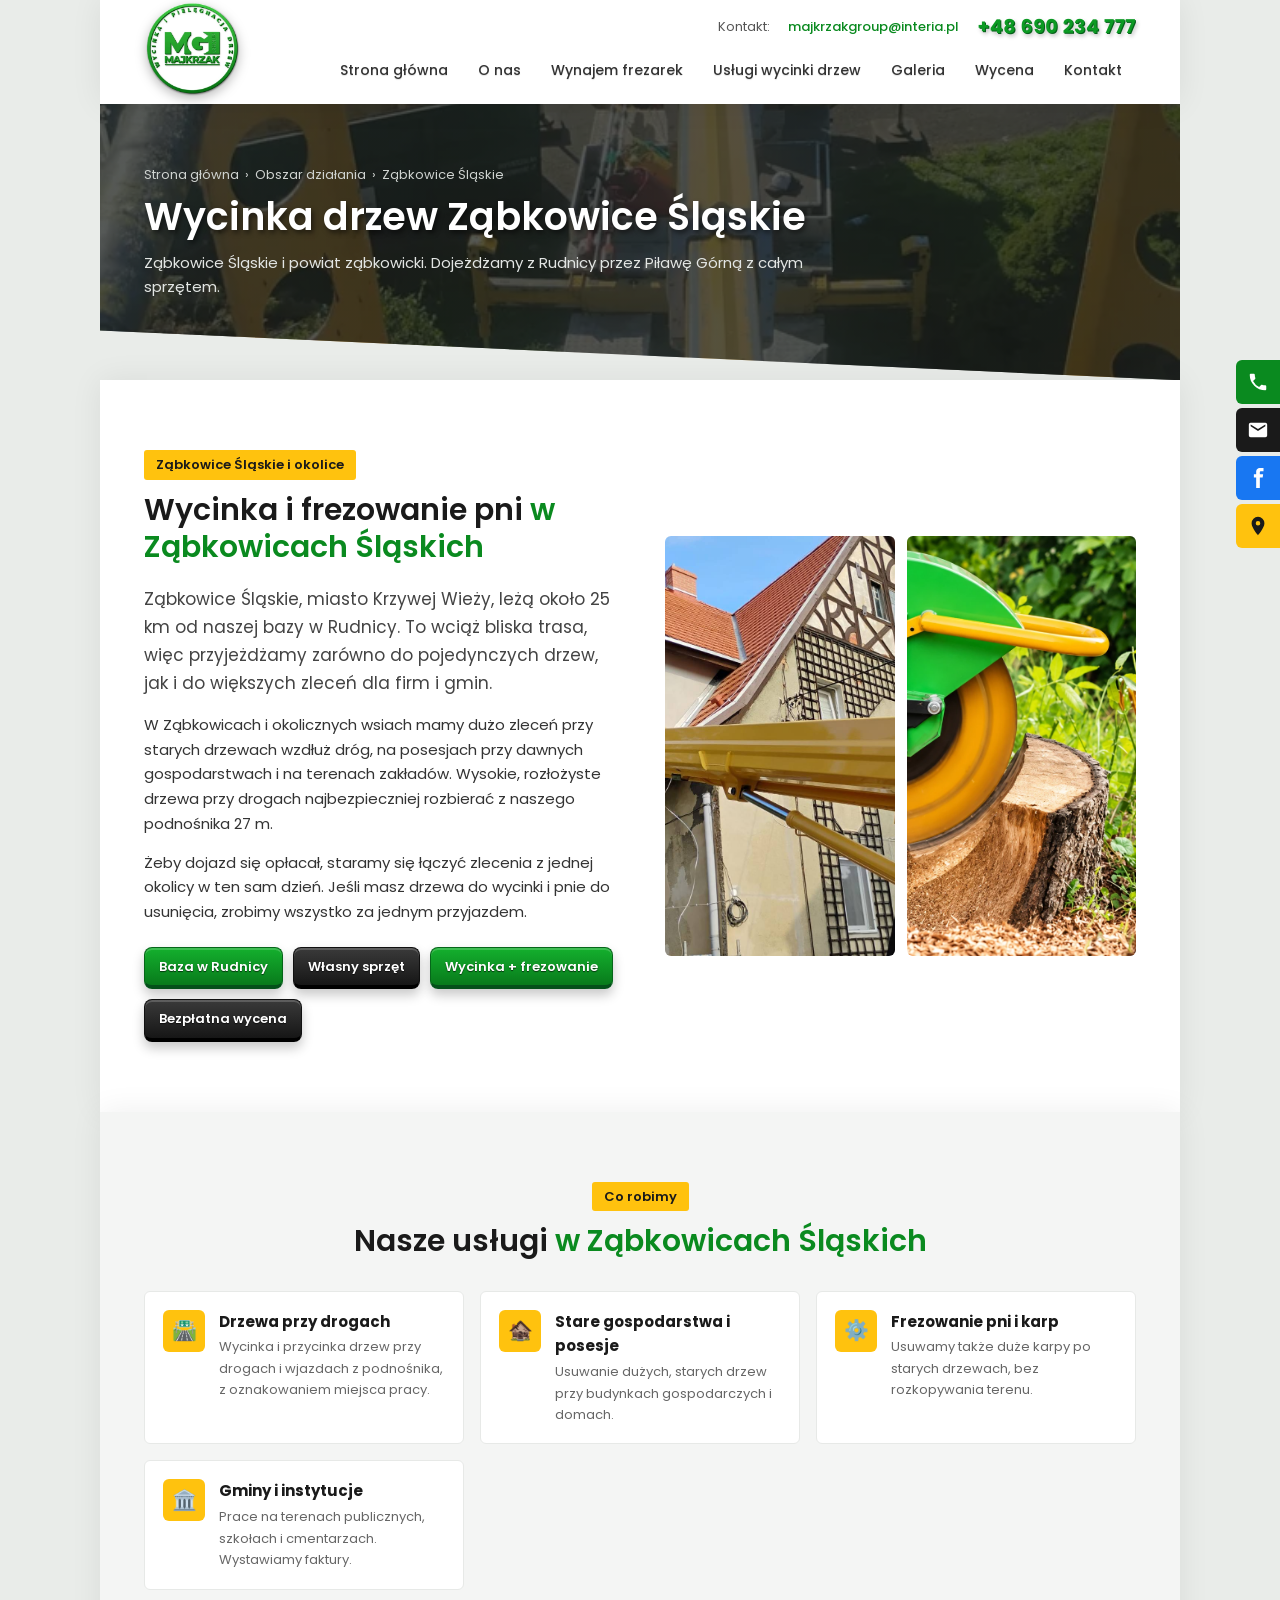
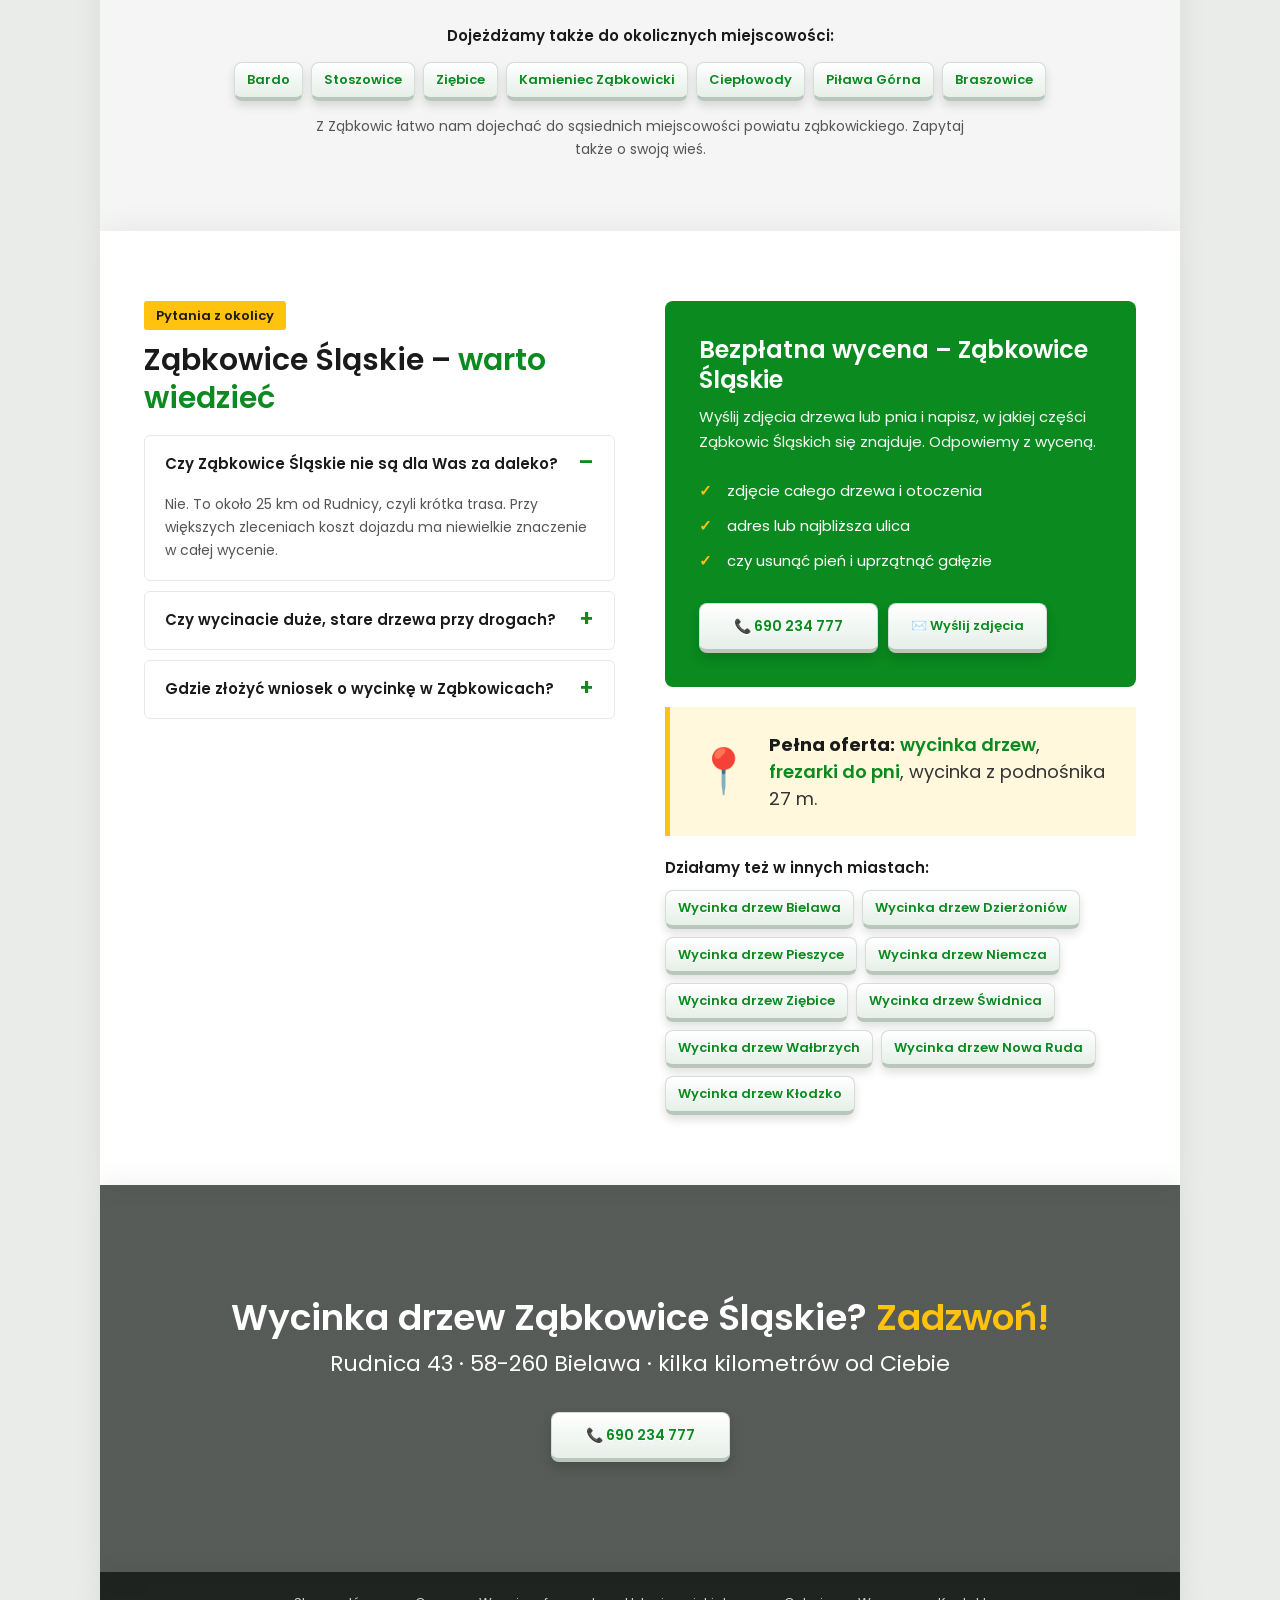
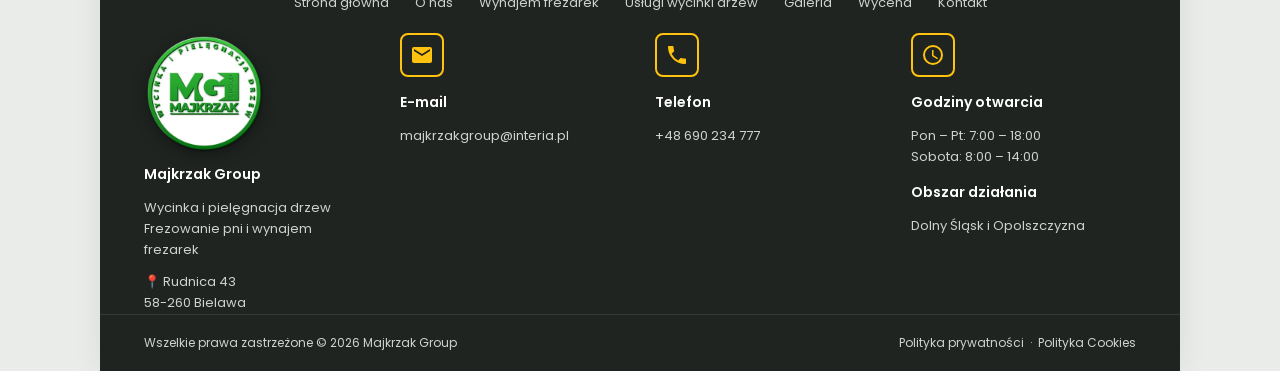
<file: wycinka-drzew-zabkowice-slaskie.html>
<!DOCTYPE html>
<html lang="pl">
<head>
<meta charset="UTF-8">
<meta name="viewport" content="width=device-width, initial-scale=1.0">
<title>Wycinka drzew Ząbkowice Śląskie – frezowanie pni | Majkrzak Group</title>
<meta name="description" content="Wycinka drzew i frezowanie pni w Ząbkowicach Śląskich i okolicy: Bardo, Stoszowice, Ziębice. Podnośnik koszowy 27 m. Zadzwoń po wycenę: 690 234 777.">
<link href="https://fonts.googleapis.com/css2?family=Poppins:wght@300;400;500;600;700&display=swap" rel="stylesheet">
<link rel="stylesheet" href="style.css">
<script type="application/ld+json">
{
 "@context": "https://schema.org",
 "@type": "LocalBusiness",
 "name": "Majkrzak Group",
 "description": "Wycinka drzew, frezowanie pni i wycinka z podnośnika 27 m – Ząbkowice Śląskie i okolice.",
 "image": "logo.webp",
 "telephone": "+48690234777",
 "email": "majkrzakgroup@interia.pl",
 "address": {
  "@type": "PostalAddress",
  "streetAddress": "Rudnica 43",
  "postalCode": "58-260",
  "addressLocality": "Bielawa",
  "addressRegion": "dolnośląskie",
  "addressCountry": "PL"
 },
 "areaServed": [
  {
   "@type": "City",
   "name": "Ząbkowice Śląskie"
  },
  {
   "@type": "Place",
   "name": "Bardo"
  },
  {
   "@type": "Place",
   "name": "Stoszowice"
  },
  {
   "@type": "Place",
   "name": "Ziębice"
  },
  {
   "@type": "Place",
   "name": "Kamieniec Ząbkowicki"
  },
  {
   "@type": "Place",
   "name": "Ciepłowody"
  },
  {
   "@type": "Place",
   "name": "Piława Górna"
  },
  {
   "@type": "Place",
   "name": "Braszowice"
  }
 ],
 "openingHoursSpecification": [
  {
   "@type": "OpeningHoursSpecification",
   "dayOfWeek": [
    "Monday",
    "Tuesday",
    "Wednesday",
    "Thursday",
    "Friday"
   ],
   "opens": "07:00",
   "closes": "18:00"
  },
  {
   "@type": "OpeningHoursSpecification",
   "dayOfWeek": "Saturday",
   "opens": "08:00",
   "closes": "14:00"
  }
 ]
}
</script>
<link rel="canonical" href="https://majkrzakgroupwycinka.pl/wycinka-drzew-zabkowice-slaskie.html">
<meta property="og:type" content="website"><meta property="og:url" content="https://majkrzakgroupwycinka.pl/wycinka-drzew-zabkowice-slaskie.html"><meta property="og:title" content="Wycinka drzew Ząbkowice Śląskie – frezowanie pni | Majkrzak Group"><meta property="og:image" content="https://majkrzakgroupwycinka.pl/wycinka-drzew.webp"><meta property="og:locale" content="pl_PL">
<link rel="icon" href="favicon.ico" sizes="any"><link rel="icon" type="image/png" href="favicon-192.png"><link rel="apple-touch-icon" href="apple-touch-icon.png">
<meta name="theme-color" content="#1f8a2e">
</head>
<body>

<!-- ================= NAGŁÓWEK ================= -->
<header id="top">
  <div class="container head">
    <a href="index.html" class="logo"><span class="lg-anim"><img src="logo-plaskie.webp" alt="Majkrzak Group – logo"><img src="logo-3d.webp" class="lg-3d" alt=""></span></a>
    <div class="head-right">
      <div class="head-contact">
        <span>Kontakt:</span>
        <a href="mailto:majkrzakgroup@interia.pl">majkrzakgroup@interia.pl</a>
        <a href="tel:+48690234777">+48 690 234 777</a>
      </div>
      <button class="burger" aria-label="Menu"><span></span><span></span><span></span></button>
      <nav>
        <ul>
          <li><a href="index.html">Strona główna</a></li>
          <li><a href="onas.html">O nas</a></li>
          <li><a href="frezarki.html">Wynajem frezarek</a></li>
          <li><a href="wycinka.html">Usługi wycinki drzew</a></li>
          <li><a href="galeria.html">Galeria</a></li>
          <li><a href="index.html#wycena">Wycena</a></li>
          <li><a href="#kontakt">Kontakt</a></li>
        </ul>
      </nav>
    </div>
  </div>
</header>

<!-- ================= TYTUŁ PODSTRONY ================= -->
<section class="page-head" style="background-image:linear-gradient(rgba(20,25,22,.72),rgba(20,25,22,.72)),url('galeria/wycinka-drzew-z-kosza-pilarka.webp');background-position:center 40%">
  <div class="container">
    <div class="crumbs"><a href="index.html">Strona główna</a> &nbsp;›&nbsp; <a href="index.html#obszar">Obszar działania</a> &nbsp;›&nbsp; Ząbkowice Śląskie</div>
    <h1>Wycinka drzew Ząbkowice Śląskie</h1>
    <p>Ząbkowice Śląskie i powiat ząbkowicki. Dojeżdżamy z Rudnicy przez Piławę Górną z całym sprzętem.</p>
  </div>
</section>

<!-- ================= O MIEŚCIE ================= -->
<section class="sec">
  <div class="container two-col" style="align-items:center">
    <div>
      <span class="pill">Ząbkowice Śląskie i okolice</span>
      <h2>Wycinka i frezowanie pni <span>w Ząbkowicach Śląskich</span></h2>
      <p class="lead" style="margin-bottom:16px">Ząbkowice Śląskie, miasto Krzywej Wieży, leżą około 25 km od naszej bazy w Rudnicy. To wciąż bliska trasa, więc przyjeżdżamy zarówno do pojedynczych drzew, jak i do większych zleceń dla firm i gmin.</p>
      <p style="margin-bottom:14px">W Ząbkowicach i okolicznych wsiach mamy dużo zleceń przy starych drzewach wzdłuż dróg, na posesjach przy dawnych gospodarstwach i na terenach zakładów. Wysokie, rozłożyste drzewa przy drogach najbezpieczniej rozbierać z naszego podnośnika 27 m.</p>
      <p style="margin-bottom:14px">Żeby dojazd się opłacał, staramy się łączyć zlecenia z jednej okolicy w ten sam dzień. Jeśli masz drzewa do wycinki i pnie do usunięcia, zrobimy wszystko za jednym przyjazdem.</p>
      <div class="motto">
        <span>Baza w Rudnicy</span><span>Własny sprzęt</span><span>Wycinka + frezowanie</span><span>Bezpłatna wycena</span>
      </div>
    </div>
    <div class="photo-pair">
      <div style="background-image:url('podnosnik-praca.jpg');background-position:center"></div>
      <div style="background-image:url('frezowanie-pni.webp');background-position:center"></div>
    </div>
  </div>
</section>

<!-- ================= USŁUGI W MIEŚCIE ================= -->
<section class="sec sec-gray">
  <div class="container">
    <div style="text-align:center;margin-bottom:30px">
      <span class="pill">Co robimy</span>
      <h2>Nasze usługi <span>w Ząbkowicach Śląskich</span></h2>
    </div>
    <div class="svc-grid">
      <div class="svc"><i>🛣️</i><div><h4>Drzewa przy drogach</h4><p>Wycinka i przycinka drzew przy drogach i wjazdach z podnośnika, z oznakowaniem miejsca pracy.</p></div></div>
      <div class="svc"><i>🏚️</i><div><h4>Stare gospodarstwa i posesje</h4><p>Usuwanie dużych, starych drzew przy budynkach gospodarczych i domach.</p></div></div>
      <div class="svc"><i>⚙️</i><div><h4>Frezowanie pni i karp</h4><p>Usuwamy także duże karpy po starych drzewach, bez rozkopywania terenu.</p></div></div>
      <div class="svc"><i>🏛️</i><div><h4>Gminy i instytucje</h4><p>Prace na terenach publicznych, szkołach i cmentarzach. Wystawiamy faktury.</p></div></div>
    </div>
    <div style="text-align:center;margin-top:34px">
      <p style="font-weight:600;color:var(--black)">Dojeżdżamy także do okolicznych miejscowości:</p>
      <div class="where" style="justify-content:center"><span>Bardo</span><span>Stoszowice</span><span>Ziębice</span><span>Kamieniec Ząbkowicki</span><span>Ciepłowody</span><span>Piława Górna</span><span>Braszowice</span></div>
      <p style="max-width:680px;margin:14px auto 0;font-size:14px;color:#555">Z Ząbkowic łatwo nam dojechać do sąsiednich miejscowości powiatu ząbkowickiego. Zapytaj także o swoją wieś.</p>
    </div>
  </div>
</section>

<!-- ================= FAQ + WYCENA ================= -->
<section class="sec" id="wycena">
  <div class="container two-col">
    <div class="faq">
      <span class="pill">Pytania z okolicy</span>
      <h2>Ząbkowice Śląskie – <span>warto wiedzieć</span></h2>
      <details open>
        <summary>Czy Ząbkowice Śląskie nie są dla Was za daleko?</summary>
        <p>Nie. To około 25 km od Rudnicy, czyli krótka trasa. Przy większych zleceniach koszt dojazdu ma niewielkie znaczenie w całej wycenie.</p>
      </details>
      <details>
        <summary>Czy wycinacie duże, stare drzewa przy drogach?</summary>
        <p>Tak. Do takich drzew używamy podnośnika 27 m i rozbieramy je sekcjami, z zabezpieczeniem drogi.</p>
      </details>
      <details>
        <summary>Gdzie złożyć wniosek o wycinkę w Ząbkowicach?</summary>
        <p>W urzędzie gminy, na której terenie rośnie drzewo, czyli w Urzędzie Miejskim w Ząbkowicach Śląskich dla miasta i okolicznych wsi tej gminy. Podpowiemy, jakie dokumenty przygotować.</p>
      </details>
    </div>
    <div>
      <div class="quote-box">
        <h3>Bezpłatna wycena – Ząbkowice Śląskie</h3>
        <p>Wyślij zdjęcia drzewa lub pnia i napisz, w jakiej części Ząbkowic Śląskich się znajduje. Odpowiemy z wyceną.</p>
        <ul>
          <li>zdjęcie całego drzewa i otoczenia</li>
          <li>adres lub najbliższa ulica</li>
          <li>czy usunąć pień i uprzątnąć gałęzie</li>
        </ul>
        <div style="display:flex;flex-wrap:wrap;gap:10px">
          <a href="tel:+48690234777" class="btn btn-yellow">📞 690 234 777</a>
          <a href="mailto:majkrzakgroup@interia.pl?subject=Wycena%20wycinki%20-%20Ząbkowice%20Śląskie" class="btn btn-outline" style="padding:11px 22px">✉️ Wyślij zdjęcia</a>
        </div>
      </div>
      <div class="note-op" style="margin-top:20px">
        <span style="font-size:28px">📍</span>
        <div><b>Pełna oferta:</b> <a href="wycinka.html" style="color:var(--green);font-weight:600">wycinka drzew</a>, <a href="frezarki.html" style="color:var(--green);font-weight:600">frezarki do pni</a>, wycinka z podnośnika 27 m.</div>
      </div>
      <div style="margin-top:20px">
        <p style="font-weight:600;color:var(--black)">Działamy też w innych miastach:</p>
        <div class="city-links"><a href="wycinka-drzew-bielawa.html">Wycinka drzew Bielawa</a><a href="wycinka-drzew-dzierzoniow.html">Wycinka drzew Dzierżoniów</a><a href="wycinka-drzew-pieszyce.html">Wycinka drzew Pieszyce</a><a href="wycinka-drzew-niemcza.html">Wycinka drzew Niemcza</a><a href="wycinka-drzew-ziebice.html">Wycinka drzew Ziębice</a><a href="wycinka-drzew-swidnica.html">Wycinka drzew Świdnica</a><a href="wycinka-drzew-walbrzych.html">Wycinka drzew Wałbrzych</a><a href="wycinka-drzew-nowa-ruda.html">Wycinka drzew Nowa Ruda</a><a href="wycinka-drzew-klodzko.html">Wycinka drzew Kłodzko</a></div>
      </div>
    </div>
  </div>
</section>

<!-- ================= BANER ================= -->
<section class="parallax">
  <div class="container">
    <h2>Wycinka drzew Ząbkowice Śląskie? <span>Zadzwoń!</span></h2>
    <p>Rudnica 43 · 58-260 Bielawa · kilka kilometrów od Ciebie</p>
    <a href="tel:+48690234777" class="btn btn-yellow">📞 690 234 777</a>
  </div>
</section>

<!-- ================= STOPKA ================= -->
<footer id="kontakt">
  <div class="foot-menu">
    <div class="container">
      <ul>
        <li><a href="index.html">Strona główna</a></li>
        <li><a href="onas.html">O nas</a></li>
        <li><a href="frezarki.html">Wynajem frezarek</a></li>
        <li><a href="wycinka.html">Usługi wycinki drzew</a></li>
        <li><a href="galeria.html">Galeria</a></li>
        <li><a href="index.html#wycena">Wycena</a></li>
        <li><a href="#kontakt">Kontakt</a></li>
      </ul>
    </div>
  </div>
  <div class="container foot-cols">
    <div>
      <img src="logo-3d.webp" alt="Majkrzak Group" class="foot-logo">
      <h4>Majkrzak Group</h4>
      <p>Wycinka i pielęgnacja drzew<br>Frezowanie pni i wynajem frezarek</p>
      <p style="margin-top:10px">📍 Rudnica 43<br>58-260 Bielawa</p>
    </div>
    <div>
      <div class="ico"><svg viewBox="0 0 24 24"><path d="M20 4H4a2 2 0 00-2 2v12a2 2 0 002 2h16a2 2 0 002-2V6a2 2 0 00-2-2zm0 4l-8 5-8-5V6l8 5 8-5v2z"/></svg></div>
      <h4>E-mail</h4>
      <a href="mailto:majkrzakgroup@interia.pl">majkrzakgroup@interia.pl</a>
    </div>
    <div>
      <div class="ico"><svg viewBox="0 0 24 24"><path d="M6.6 10.8a15.1 15.1 0 006.6 6.6l2.2-2.2c.3-.3.7-.4 1-.2 1.1.4 2.3.6 3.6.6.6 0 1 .4 1 1V20c0 .6-.4 1-1 1A17 17 0 013 4c0-.6.4-1 1-1h3.5c.6 0 1 .4 1 1 0 1.3.2 2.5.6 3.6.1.3 0 .7-.2 1L6.6 10.8z"/></svg></div>
      <h4>Telefon</h4>
      <a href="tel:+48690234777">+48 690 234 777</a>
    </div>
    <div>
      <div class="ico"><svg viewBox="0 0 24 24"><path d="M12 2a10 10 0 100 20 10 10 0 000-20zm0 18a8 8 0 110-16 8 8 0 010 16zm.5-13H11v6l5.2 3.2.8-1.3-4.5-2.7V7z"/></svg></div>
      <h4>Godziny otwarcia</h4>
      <p>Pon – Pt: 7:00 – 18:00</p>
      <p>Sobota: 8:00 – 14:00</p>
      <h4 style="margin-top:14px">Obszar działania</h4>
      <p>Dolny Śląsk i Opolszczyzna</p>
    </div>
  </div>
  <div class="copy">
    <div class="container">
      <span>Wszelkie prawa zastrzeżone © 2026 Majkrzak Group</span>
      <span><a href="#">Polityka prywatności</a> &nbsp;·&nbsp; <a href="#">Polityka Cookies</a></span>
    </div>
  </div>
</footer>

<!-- ================= IKONY BOCZNE ================= -->
<div class="side-icons">
  <a href="tel:+48690234777" class="s-phone" aria-label="Zadzwoń"><svg viewBox="0 0 24 24"><path d="M6.6 10.8a15.1 15.1 0 006.6 6.6l2.2-2.2c.3-.3.7-.4 1-.2 1.1.4 2.3.6 3.6.6.6 0 1 .4 1 1V20c0 .6-.4 1-1 1A17 17 0 013 4c0-.6.4-1 1-1h3.5c.6 0 1 .4 1 1 0 1.3.2 2.5.6 3.6.1.3 0 .7-.2 1L6.6 10.8z"/></svg></a>
  <a href="mailto:majkrzakgroup@interia.pl" class="s-mail" aria-label="E-mail"><svg viewBox="0 0 24 24"><path d="M20 4H4a2 2 0 00-2 2v12a2 2 0 002 2h16a2 2 0 002-2V6a2 2 0 00-2-2zm0 4l-8 5-8-5V6l8 5 8-5v2z"/></svg></a>
  <a href="https://www.facebook.com/MajkrzakGroup/" target="_blank" rel="noopener" class="s-fb" aria-label="Facebook"><svg viewBox="0 0 24 24"><path d="M14 8V6c0-.9.2-1.4 1.6-1.4H18V1h-3.4C11.1 1 10 2.8 10 5.7V8H7.5v3.5H10V23h4V11.5h3.1L17.6 8H14z"/></svg></a>
  <a href="index.html#obszar" class="s-map" aria-label="Obszar działania"><svg viewBox="0 0 24 24"><path d="M12 2a7 7 0 00-7 7c0 5.2 7 13 7 13s7-7.8 7-13a7 7 0 00-7-7zm0 9.5A2.5 2.5 0 1112 6.5a2.5 2.5 0 010 5z"/></svg></a>
</div>
<button class="to-top" aria-label="Do góry" onclick="window.scrollTo({top:0})">▲</button>

<script>
  // Menu mobilne
  const nav = document.querySelector('nav');
  document.querySelector('.burger').addEventListener('click', () => nav.classList.toggle('open'));
  nav.querySelectorAll('a').forEach(a => a.addEventListener('click', () => nav.classList.remove('open')));

  // Mniejszy nagłówek po przewinięciu + przycisk "do góry"
  const header = document.querySelector('header'), toTop = document.querySelector('.to-top');
  window.addEventListener('scroll', () => {
    header.classList.toggle('small', scrollY > 80);
    toTop.classList.toggle('show', scrollY > 500);
  });
</script>
<script>if("scrollRestoration" in history)history.scrollRestoration="manual";if(!location.hash){window.scrollTo(0,0);addEventListener("load",function(){window.scrollTo(0,0)})}</script>
</body>
</html>
</file>
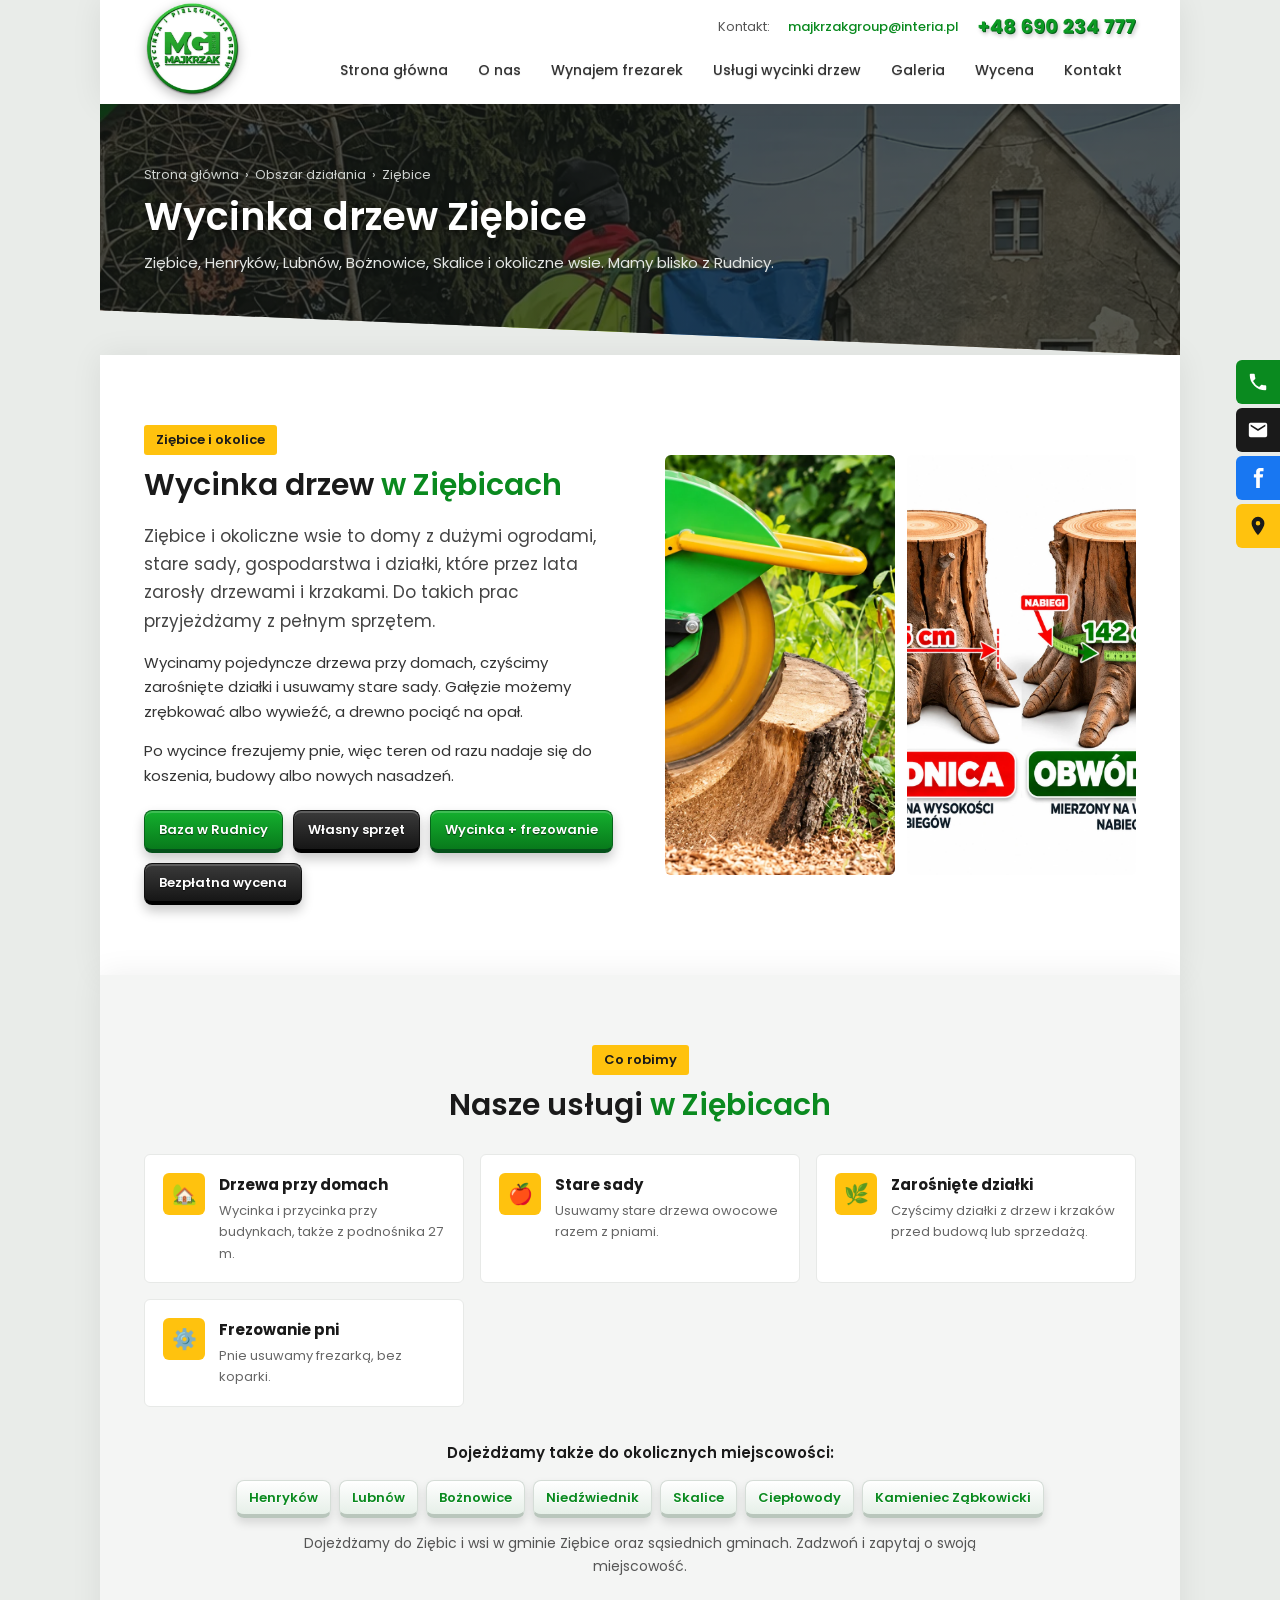
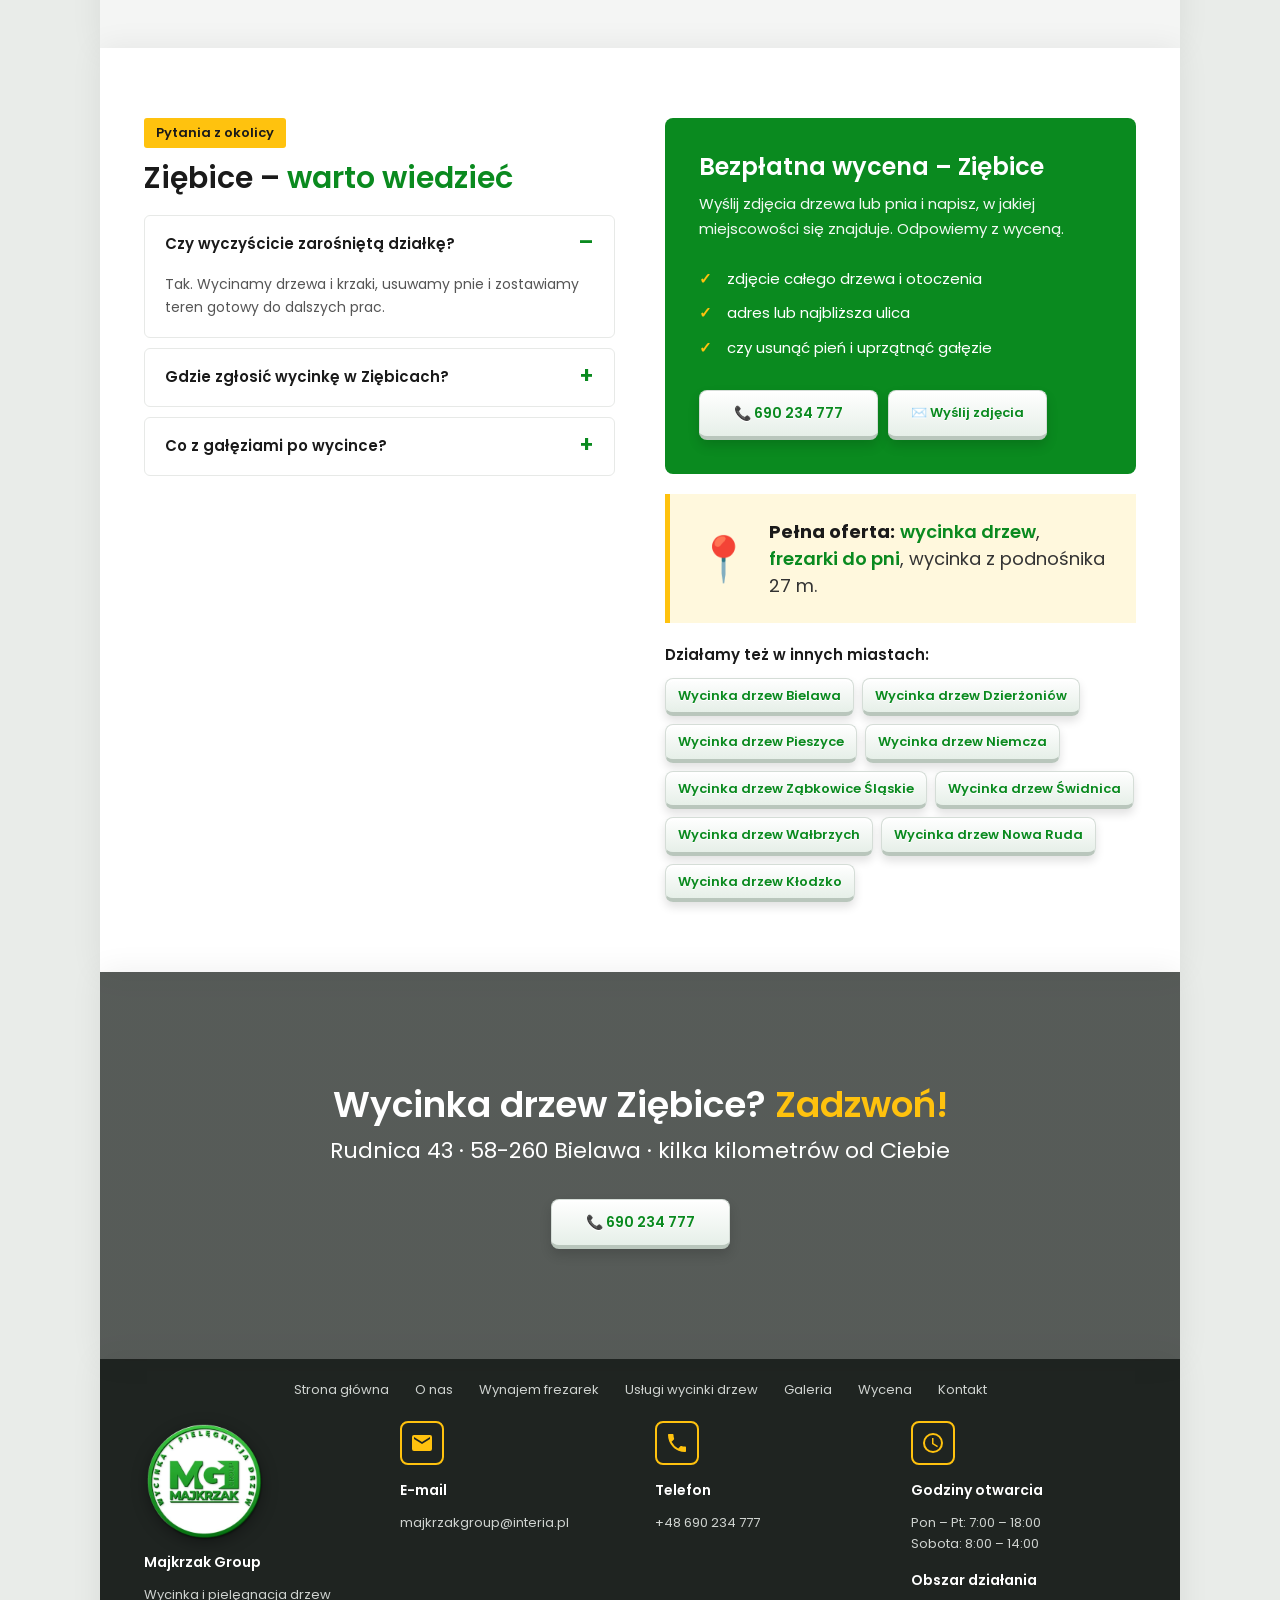
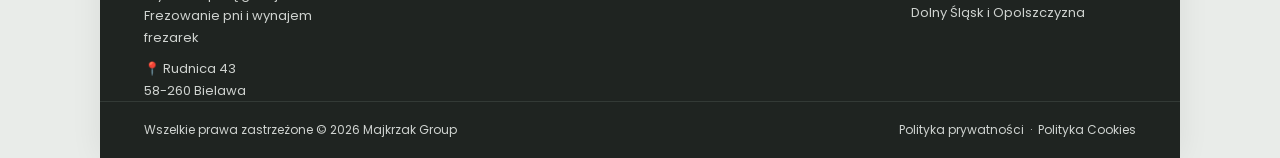
<file: wycinka-drzew-ziebice.html>
<!DOCTYPE html>
<html lang="pl">
<head>
<meta charset="UTF-8">
<meta name="viewport" content="width=device-width, initial-scale=1.0">
<title>Wycinka drzew Ziębice – wycinka, przycinka, frezowanie pni</title>
<meta name="description" content="Wycinka drzew w Ziębicach, Henrykowie i okolicznych wsiach. Drzewa przy domach, sady, zadrzewienia na działkach, frezowanie pni. Tel. 690 234 777.">
<link href="https://fonts.googleapis.com/css2?family=Poppins:wght@300;400;500;600;700&display=swap" rel="stylesheet">
<link rel="stylesheet" href="style.css">
<script type="application/ld+json">
{
 "@context": "https://schema.org",
 "@type": "LocalBusiness",
 "name": "Majkrzak Group",
 "description": "Wycinka drzew, czyszczenie działek i frezowanie pni – Ziębice i okolice.",
 "image": "logo.webp",
 "telephone": "+48690234777",
 "email": "majkrzakgroup@interia.pl",
 "address": {
  "@type": "PostalAddress",
  "streetAddress": "Rudnica 43",
  "postalCode": "58-260",
  "addressLocality": "Bielawa",
  "addressRegion": "dolnośląskie",
  "addressCountry": "PL"
 },
 "areaServed": [
  {
   "@type": "City",
   "name": "Ziębice"
  },
  {
   "@type": "Place",
   "name": "Henryków"
  },
  {
   "@type": "Place",
   "name": "Lubnów"
  },
  {
   "@type": "Place",
   "name": "Bożnowice"
  },
  {
   "@type": "Place",
   "name": "Niedźwiednik"
  },
  {
   "@type": "Place",
   "name": "Skalice"
  },
  {
   "@type": "Place",
   "name": "Ciepłowody"
  },
  {
   "@type": "Place",
   "name": "Kamieniec Ząbkowicki"
  }
 ],
 "openingHoursSpecification": [
  {
   "@type": "OpeningHoursSpecification",
   "dayOfWeek": [
    "Monday",
    "Tuesday",
    "Wednesday",
    "Thursday",
    "Friday"
   ],
   "opens": "07:00",
   "closes": "18:00"
  },
  {
   "@type": "OpeningHoursSpecification",
   "dayOfWeek": "Saturday",
   "opens": "08:00",
   "closes": "14:00"
  }
 ]
}
</script>
<link rel="canonical" href="https://majkrzakgroupwycinka.pl/wycinka-drzew-ziebice.html">
<meta property="og:type" content="website"><meta property="og:url" content="https://majkrzakgroupwycinka.pl/wycinka-drzew-ziebice.html"><meta property="og:title" content="Wycinka drzew Ziębice – wycinka, przycinka, frezowanie pni"><meta property="og:image" content="https://majkrzakgroupwycinka.pl/wycinka-drzew.webp"><meta property="og:locale" content="pl_PL">
<link rel="icon" href="favicon.ico" sizes="any"><link rel="icon" type="image/png" href="favicon-192.png"><link rel="apple-touch-icon" href="apple-touch-icon.png">
<meta name="theme-color" content="#1f8a2e">
</head>
<body>

<!-- ================= NAGŁÓWEK ================= -->
<header id="top">
  <div class="container head">
    <a href="index.html" class="logo"><span class="lg-anim"><img src="logo-plaskie.webp" alt="Majkrzak Group – logo"><img src="logo-3d.webp" class="lg-3d" alt=""></span></a>
    <div class="head-right">
      <div class="head-contact">
        <span>Kontakt:</span>
        <a href="mailto:majkrzakgroup@interia.pl">majkrzakgroup@interia.pl</a>
        <a href="tel:+48690234777">+48 690 234 777</a>
      </div>
      <button class="burger" aria-label="Menu"><span></span><span></span><span></span></button>
      <nav>
        <ul>
          <li><a href="index.html">Strona główna</a></li>
          <li><a href="onas.html">O nas</a></li>
          <li><a href="frezarki.html">Wynajem frezarek</a></li>
          <li><a href="wycinka.html">Usługi wycinki drzew</a></li>
          <li><a href="galeria.html">Galeria</a></li>
          <li><a href="index.html#wycena">Wycena</a></li>
          <li><a href="#kontakt">Kontakt</a></li>
        </ul>
      </nav>
    </div>
  </div>
</header>

<!-- ================= TYTUŁ PODSTRONY ================= -->
<section class="page-head" style="background-image:linear-gradient(rgba(20,25,22,.72),rgba(20,25,22,.72)),url('galeria-arborysta.webp');background-position:center 30%">
  <div class="container">
    <div class="crumbs"><a href="index.html">Strona główna</a> &nbsp;›&nbsp; <a href="index.html#obszar">Obszar działania</a> &nbsp;›&nbsp; Ziębice</div>
    <h1>Wycinka drzew Ziębice</h1>
    <p>Ziębice, Henryków, Lubnów, Bożnowice, Skalice i okoliczne wsie. Mamy blisko z Rudnicy.</p>
  </div>
</section>

<!-- ================= O MIEŚCIE ================= -->
<section class="sec">
  <div class="container two-col" style="align-items:center">
    <div>
      <span class="pill">Ziębice i okolice</span>
      <h2>Wycinka drzew <span>w Ziębicach</span></h2>
      <p class="lead" style="margin-bottom:16px">Ziębice i okoliczne wsie to domy z dużymi ogrodami, stare sady, gospodarstwa i działki, które przez lata zarosły drzewami i krzakami. Do takich prac przyjeżdżamy z pełnym sprzętem.</p>
      <p style="margin-bottom:14px">Wycinamy pojedyncze drzewa przy domach, czyścimy zarośnięte działki i usuwamy stare sady. Gałęzie możemy zrębkować albo wywieźć, a drewno pociąć na opał.</p>
      <p style="margin-bottom:14px">Po wycince frezujemy pnie, więc teren od razu nadaje się do koszenia, budowy albo nowych nasadzeń.</p>
      <div class="motto">
        <span>Baza w Rudnicy</span><span>Własny sprzęt</span><span>Wycinka + frezowanie</span><span>Bezpłatna wycena</span>
      </div>
    </div>
    <div class="photo-pair">
      <div style="background-image:url('frezowanie-pni.webp');background-position:center 30%"></div>
      <div style="background-image:url('pomiar-pnia.webp');background-position:center"></div>
    </div>
  </div>
</section>

<!-- ================= USŁUGI W MIEŚCIE ================= -->
<section class="sec sec-gray">
  <div class="container">
    <div style="text-align:center;margin-bottom:30px">
      <span class="pill">Co robimy</span>
      <h2>Nasze usługi <span>w Ziębicach</span></h2>
    </div>
    <div class="svc-grid">
      <div class="svc"><i>🏡</i><div><h4>Drzewa przy domach</h4><p>Wycinka i przycinka przy budynkach, także z podnośnika 27 m.</p></div></div>
      <div class="svc"><i>🍎</i><div><h4>Stare sady</h4><p>Usuwamy stare drzewa owocowe razem z pniami.</p></div></div>
      <div class="svc"><i>🌿</i><div><h4>Zarośnięte działki</h4><p>Czyścimy działki z drzew i krzaków przed budową lub sprzedażą.</p></div></div>
      <div class="svc"><i>⚙️</i><div><h4>Frezowanie pni</h4><p>Pnie usuwamy frezarką, bez koparki.</p></div></div>
    </div>
    <div style="text-align:center;margin-top:34px">
      <p style="font-weight:600;color:var(--black)">Dojeżdżamy także do okolicznych miejscowości:</p>
      <div class="where" style="justify-content:center"><span>Henryków</span><span>Lubnów</span><span>Bożnowice</span><span>Niedźwiednik</span><span>Skalice</span><span>Ciepłowody</span><span>Kamieniec Ząbkowicki</span></div>
      <p style="max-width:680px;margin:14px auto 0;font-size:14px;color:#555">Dojeżdżamy do Ziębic i wsi w gminie Ziębice oraz sąsiednich gminach. Zadzwoń i zapytaj o swoją miejscowość.</p>
    </div>
  </div>
</section>

<!-- ================= FAQ + WYCENA ================= -->
<section class="sec" id="wycena">
  <div class="container two-col">
    <div class="faq">
      <span class="pill">Pytania z okolicy</span>
      <h2>Ziębice – <span>warto wiedzieć</span></h2>
      <details open>
        <summary>Czy wyczyścicie zarośniętą działkę?</summary>
        <p>Tak. Wycinamy drzewa i krzaki, usuwamy pnie i zostawiamy teren gotowy do dalszych prac.</p>
      </details>
      <details>
        <summary>Gdzie zgłosić wycinkę w Ziębicach?</summary>
        <p>Sprawy wycinki prowadzi Urząd Miejski w Ziębicach – dla miasta i okolicznych wsi gminy. Podpowiemy, co przygotować.</p>
      </details>
      <details>
        <summary>Co z gałęziami po wycince?</summary>
        <p>Możemy je zrębkować, wywieźć albo zostawić. Drewno tniemy na opał, jeśli chcesz.</p>
      </details>
    </div>
    <div>
      <div class="quote-box">
        <h3>Bezpłatna wycena – Ziębice</h3>
        <p>Wyślij zdjęcia drzewa lub pnia i napisz, w jakiej miejscowości się znajduje. Odpowiemy z wyceną.</p>
        <ul>
          <li>zdjęcie całego drzewa i otoczenia</li>
          <li>adres lub najbliższa ulica</li>
          <li>czy usunąć pień i uprzątnąć gałęzie</li>
        </ul>
        <div style="display:flex;flex-wrap:wrap;gap:10px">
          <a href="tel:+48690234777" class="btn btn-yellow">📞 690 234 777</a>
          <a href="mailto:majkrzakgroup@interia.pl?subject=Wycena%20wycinki%20-%20Ziębice" class="btn btn-outline" style="padding:11px 22px">✉️ Wyślij zdjęcia</a>
        </div>
      </div>
      <div class="note-op" style="margin-top:20px">
        <span style="font-size:28px">📍</span>
        <div><b>Pełna oferta:</b> <a href="wycinka.html" style="color:var(--green);font-weight:600">wycinka drzew</a>, <a href="frezarki.html" style="color:var(--green);font-weight:600">frezarki do pni</a>, wycinka z podnośnika 27 m.</div>
      </div>
      <div style="margin-top:20px">
        <p style="font-weight:600;color:var(--black)">Działamy też w innych miastach:</p>
        <div class="city-links"><a href="wycinka-drzew-bielawa.html">Wycinka drzew Bielawa</a><a href="wycinka-drzew-dzierzoniow.html">Wycinka drzew Dzierżoniów</a><a href="wycinka-drzew-pieszyce.html">Wycinka drzew Pieszyce</a><a href="wycinka-drzew-niemcza.html">Wycinka drzew Niemcza</a><a href="wycinka-drzew-zabkowice-slaskie.html">Wycinka drzew Ząbkowice Śląskie</a><a href="wycinka-drzew-swidnica.html">Wycinka drzew Świdnica</a><a href="wycinka-drzew-walbrzych.html">Wycinka drzew Wałbrzych</a><a href="wycinka-drzew-nowa-ruda.html">Wycinka drzew Nowa Ruda</a><a href="wycinka-drzew-klodzko.html">Wycinka drzew Kłodzko</a></div>
      </div>
    </div>
  </div>
</section>

<!-- ================= BANER ================= -->
<section class="parallax">
  <div class="container">
    <h2>Wycinka drzew Ziębice? <span>Zadzwoń!</span></h2>
    <p>Rudnica 43 · 58-260 Bielawa · kilka kilometrów od Ciebie</p>
    <a href="tel:+48690234777" class="btn btn-yellow">📞 690 234 777</a>
  </div>
</section>

<!-- ================= STOPKA ================= -->
<footer id="kontakt">
  <div class="foot-menu">
    <div class="container">
      <ul>
        <li><a href="index.html">Strona główna</a></li>
        <li><a href="onas.html">O nas</a></li>
        <li><a href="frezarki.html">Wynajem frezarek</a></li>
        <li><a href="wycinka.html">Usługi wycinki drzew</a></li>
        <li><a href="galeria.html">Galeria</a></li>
        <li><a href="index.html#wycena">Wycena</a></li>
        <li><a href="#kontakt">Kontakt</a></li>
      </ul>
    </div>
  </div>
  <div class="container foot-cols">
    <div>
      <img src="logo-3d.webp" alt="Majkrzak Group" class="foot-logo">
      <h4>Majkrzak Group</h4>
      <p>Wycinka i pielęgnacja drzew<br>Frezowanie pni i wynajem frezarek</p>
      <p style="margin-top:10px">📍 Rudnica 43<br>58-260 Bielawa</p>
    </div>
    <div>
      <div class="ico"><svg viewBox="0 0 24 24"><path d="M20 4H4a2 2 0 00-2 2v12a2 2 0 002 2h16a2 2 0 002-2V6a2 2 0 00-2-2zm0 4l-8 5-8-5V6l8 5 8-5v2z"/></svg></div>
      <h4>E-mail</h4>
      <a href="mailto:majkrzakgroup@interia.pl">majkrzakgroup@interia.pl</a>
    </div>
    <div>
      <div class="ico"><svg viewBox="0 0 24 24"><path d="M6.6 10.8a15.1 15.1 0 006.6 6.6l2.2-2.2c.3-.3.7-.4 1-.2 1.1.4 2.3.6 3.6.6.6 0 1 .4 1 1V20c0 .6-.4 1-1 1A17 17 0 013 4c0-.6.4-1 1-1h3.5c.6 0 1 .4 1 1 0 1.3.2 2.5.6 3.6.1.3 0 .7-.2 1L6.6 10.8z"/></svg></div>
      <h4>Telefon</h4>
      <a href="tel:+48690234777">+48 690 234 777</a>
    </div>
    <div>
      <div class="ico"><svg viewBox="0 0 24 24"><path d="M12 2a10 10 0 100 20 10 10 0 000-20zm0 18a8 8 0 110-16 8 8 0 010 16zm.5-13H11v6l5.2 3.2.8-1.3-4.5-2.7V7z"/></svg></div>
      <h4>Godziny otwarcia</h4>
      <p>Pon – Pt: 7:00 – 18:00</p>
      <p>Sobota: 8:00 – 14:00</p>
      <h4 style="margin-top:14px">Obszar działania</h4>
      <p>Dolny Śląsk i Opolszczyzna</p>
    </div>
  </div>
  <div class="copy">
    <div class="container">
      <span>Wszelkie prawa zastrzeżone © 2026 Majkrzak Group</span>
      <span><a href="#">Polityka prywatności</a> &nbsp;·&nbsp; <a href="#">Polityka Cookies</a></span>
    </div>
  </div>
</footer>

<!-- ================= IKONY BOCZNE ================= -->
<div class="side-icons">
  <a href="tel:+48690234777" class="s-phone" aria-label="Zadzwoń"><svg viewBox="0 0 24 24"><path d="M6.6 10.8a15.1 15.1 0 006.6 6.6l2.2-2.2c.3-.3.7-.4 1-.2 1.1.4 2.3.6 3.6.6.6 0 1 .4 1 1V20c0 .6-.4 1-1 1A17 17 0 013 4c0-.6.4-1 1-1h3.5c.6 0 1 .4 1 1 0 1.3.2 2.5.6 3.6.1.3 0 .7-.2 1L6.6 10.8z"/></svg></a>
  <a href="mailto:majkrzakgroup@interia.pl" class="s-mail" aria-label="E-mail"><svg viewBox="0 0 24 24"><path d="M20 4H4a2 2 0 00-2 2v12a2 2 0 002 2h16a2 2 0 002-2V6a2 2 0 00-2-2zm0 4l-8 5-8-5V6l8 5 8-5v2z"/></svg></a>
  <a href="https://www.facebook.com/MajkrzakGroup/" target="_blank" rel="noopener" class="s-fb" aria-label="Facebook"><svg viewBox="0 0 24 24"><path d="M14 8V6c0-.9.2-1.4 1.6-1.4H18V1h-3.4C11.1 1 10 2.8 10 5.7V8H7.5v3.5H10V23h4V11.5h3.1L17.6 8H14z"/></svg></a>
  <a href="index.html#obszar" class="s-map" aria-label="Obszar działania"><svg viewBox="0 0 24 24"><path d="M12 2a7 7 0 00-7 7c0 5.2 7 13 7 13s7-7.8 7-13a7 7 0 00-7-7zm0 9.5A2.5 2.5 0 1112 6.5a2.5 2.5 0 010 5z"/></svg></a>
</div>
<button class="to-top" aria-label="Do góry" onclick="window.scrollTo({top:0})">▲</button>

<script>
  // Menu mobilne
  const nav = document.querySelector('nav');
  document.querySelector('.burger').addEventListener('click', () => nav.classList.toggle('open'));
  nav.querySelectorAll('a').forEach(a => a.addEventListener('click', () => nav.classList.remove('open')));

  // Mniejszy nagłówek po przewinięciu + przycisk "do góry"
  const header = document.querySelector('header'), toTop = document.querySelector('.to-top');
  window.addEventListener('scroll', () => {
    header.classList.toggle('small', scrollY > 80);
    toTop.classList.toggle('show', scrollY > 500);
  });
</script>
<script>if("scrollRestoration" in history)history.scrollRestoration="manual";if(!location.hash){window.scrollTo(0,0);addEventListener("load",function(){window.scrollTo(0,0)})}</script>
</body>
</html>
</file>
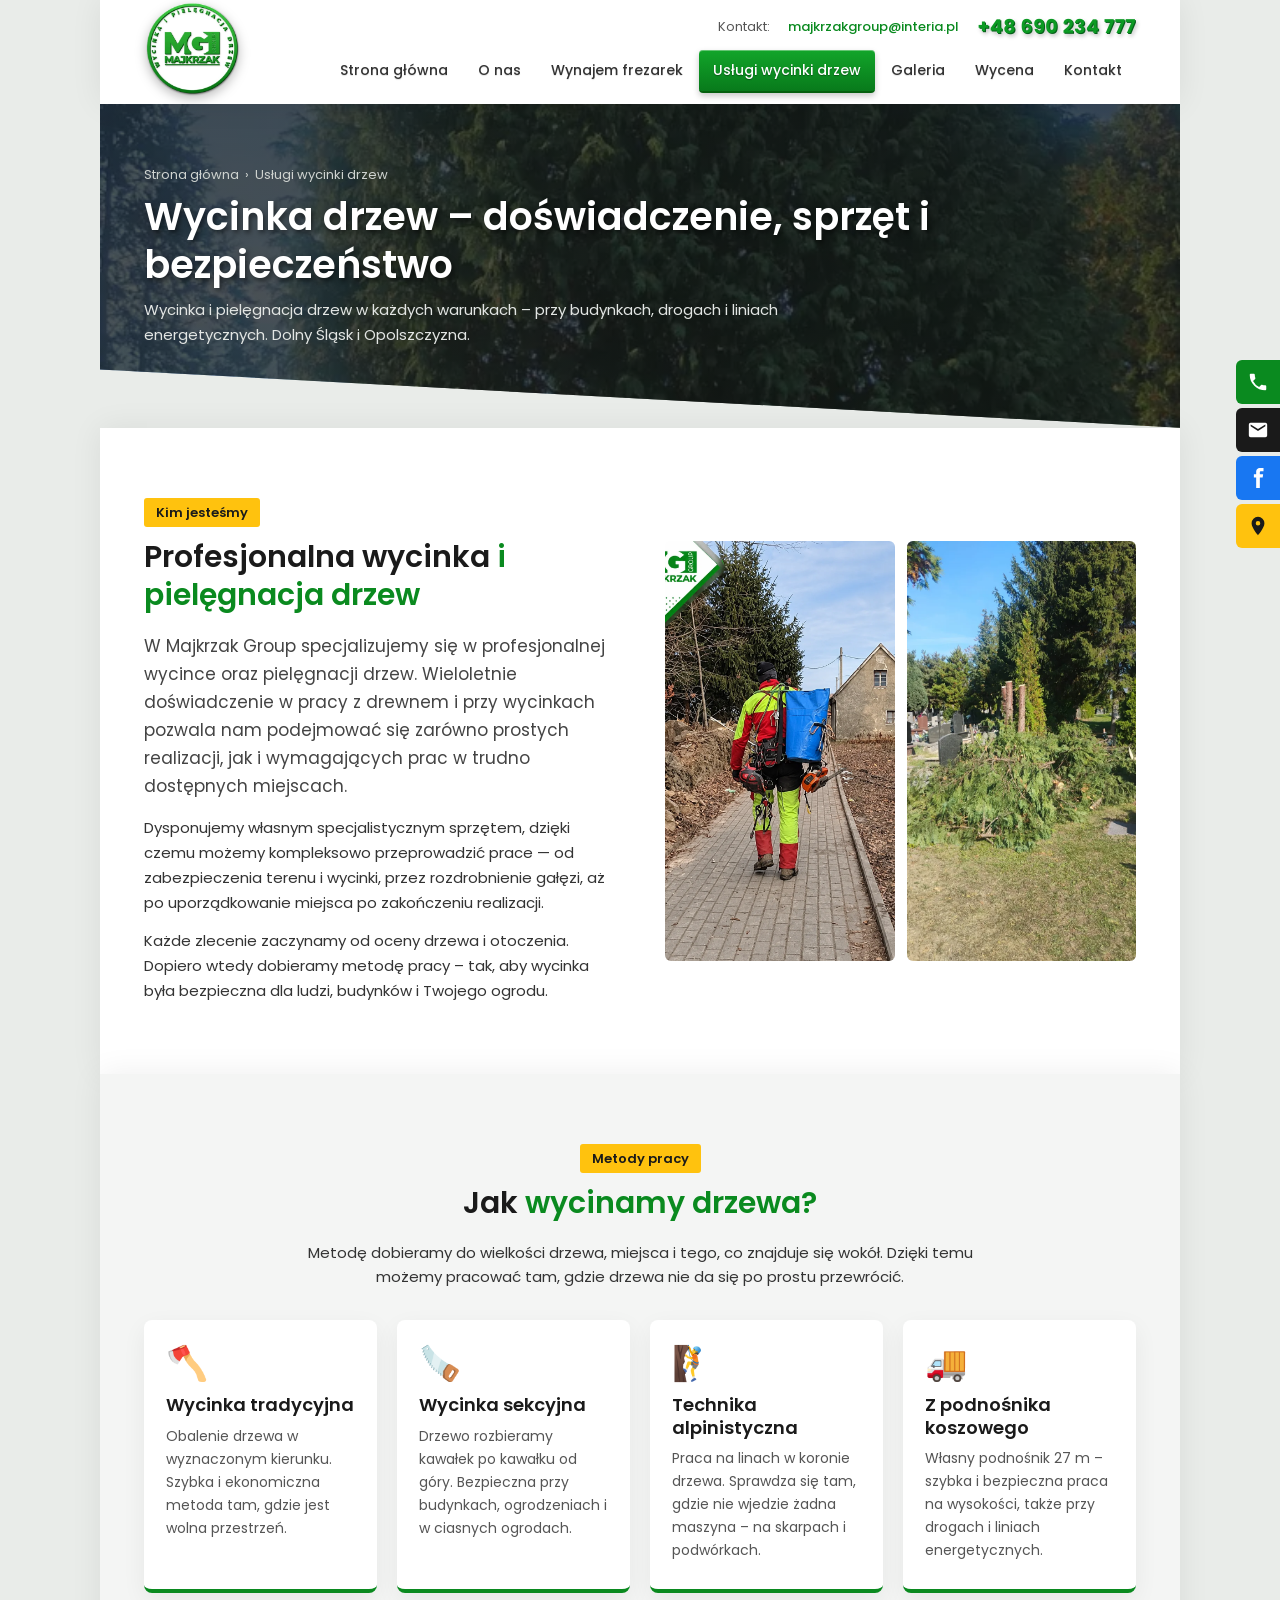
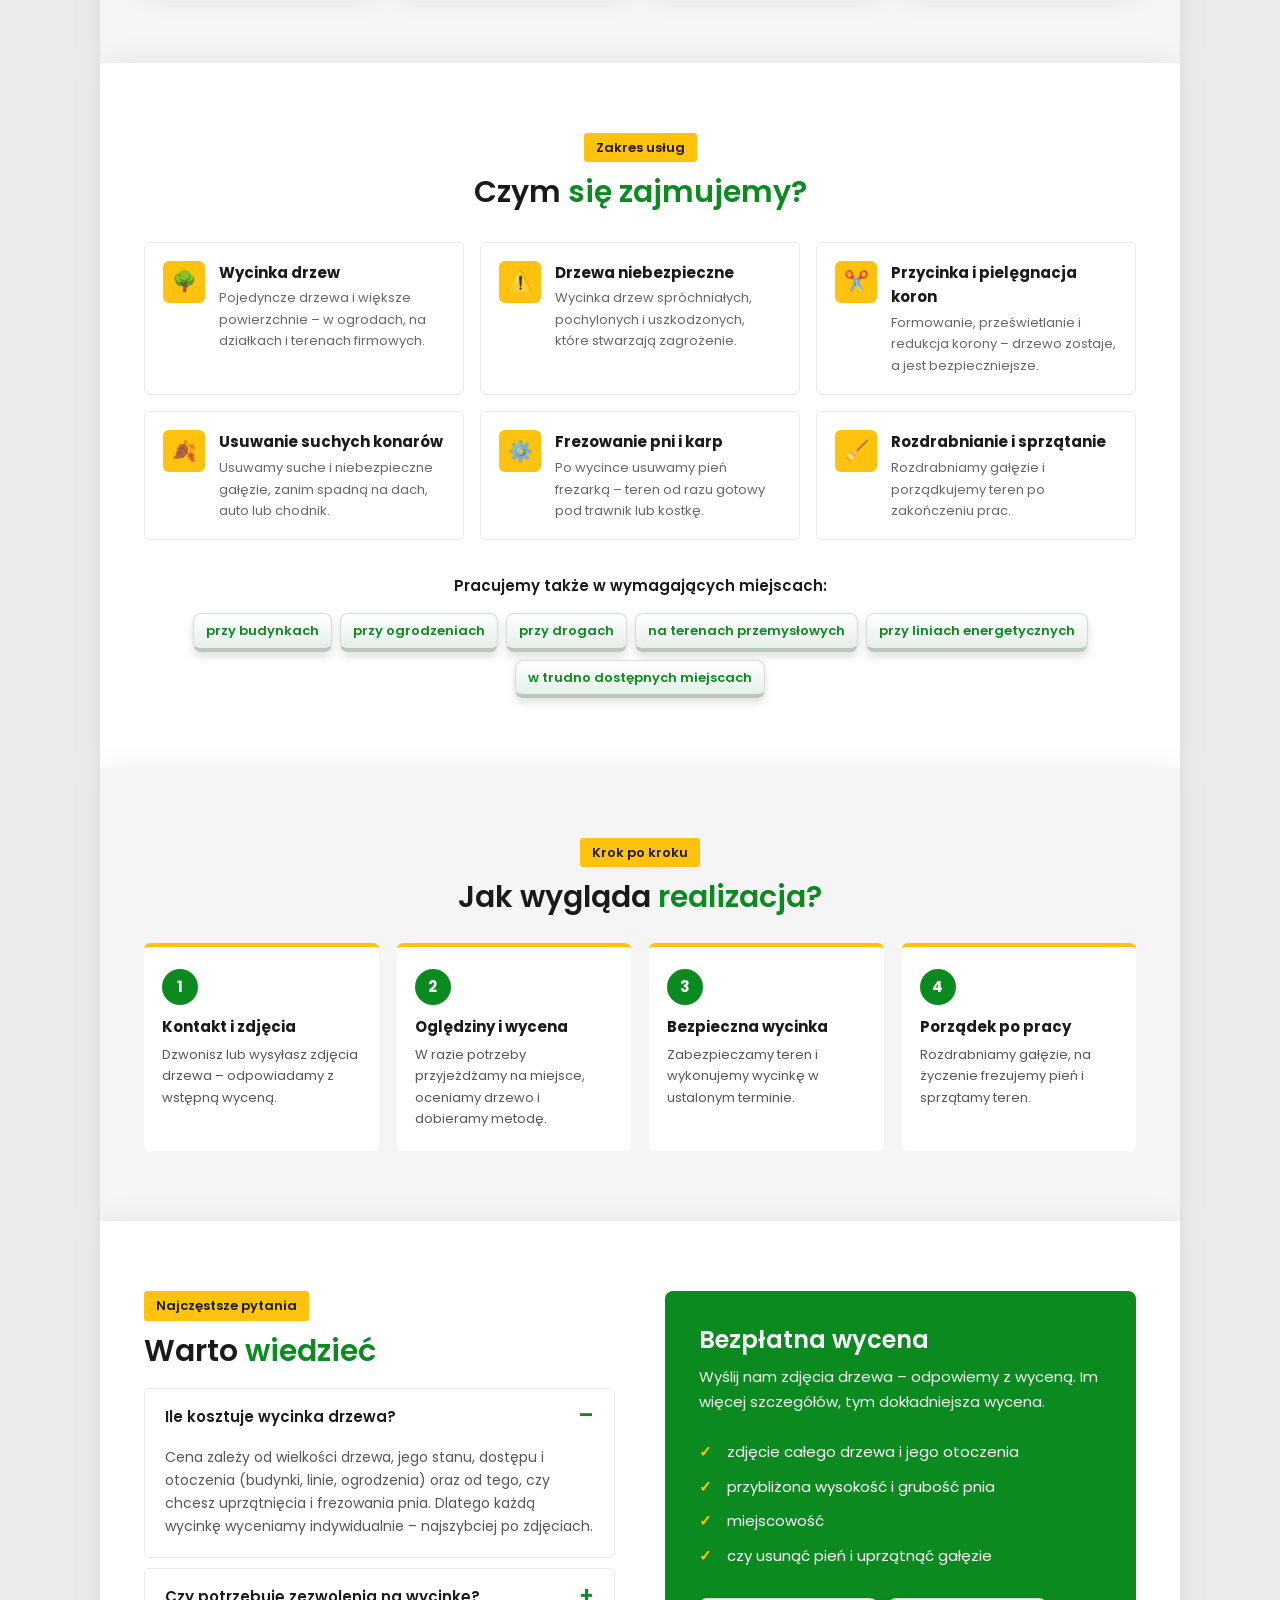
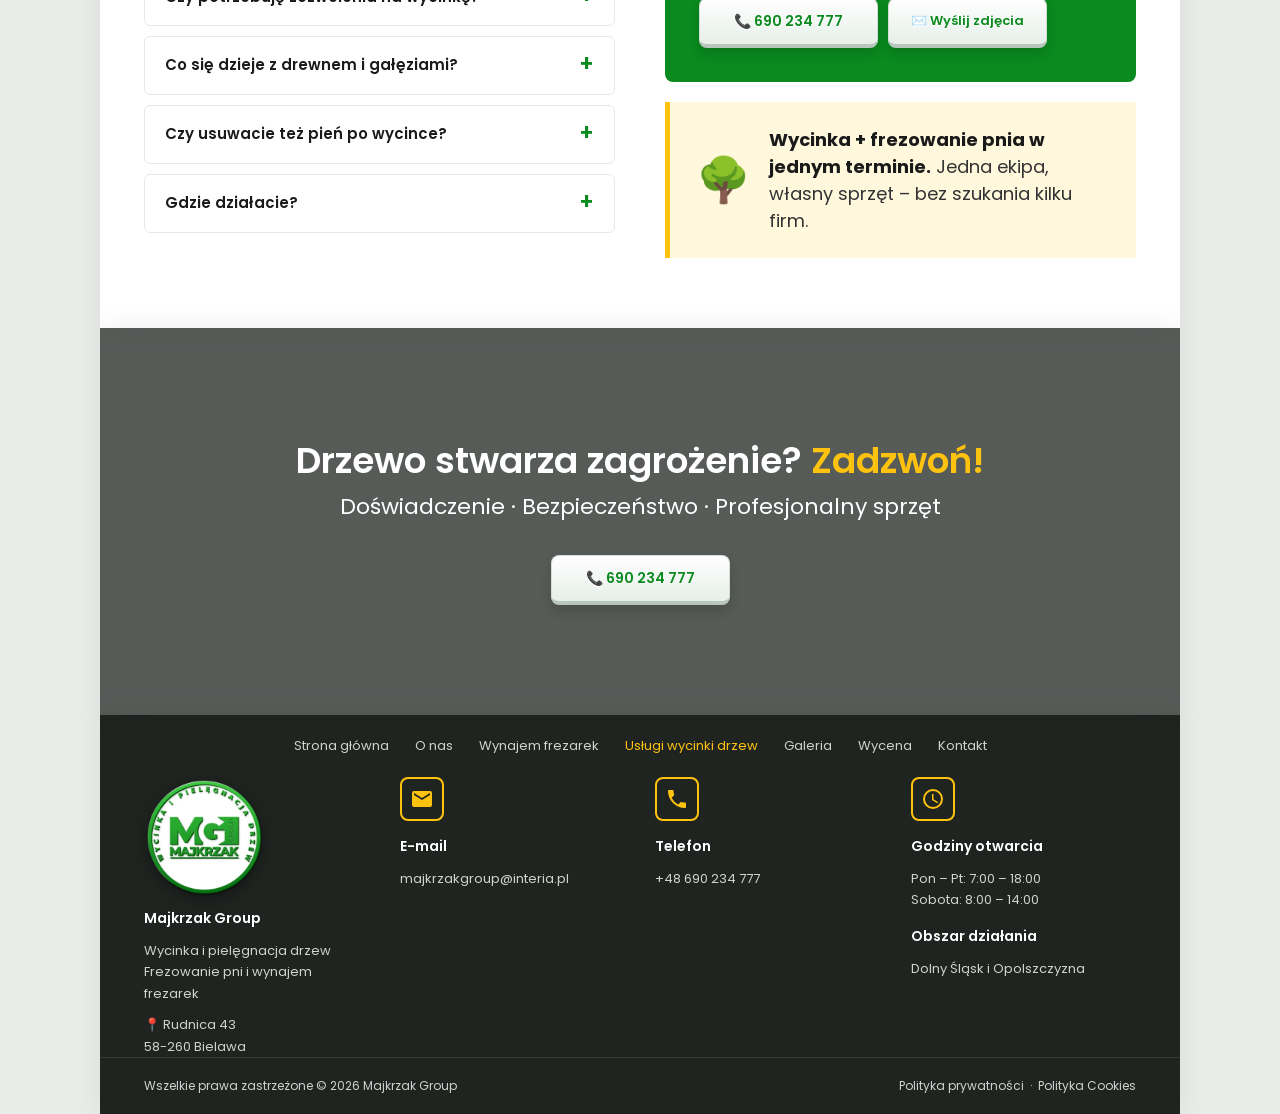
<file: wycinka.html>
<!DOCTYPE html>
<html lang="pl">
<head>
<meta charset="UTF-8">
<meta name="viewport" content="width=device-width, initial-scale=1.0">
<title>Wycinka drzew – sekcyjna, alpinistyczna, z podnośnika – Majkrzak Group</title>
<meta name="description" content="Profesjonalna wycinka i pielęgnacja drzew: wycinka tradycyjna, sekcyjna, alpinistyczna i z podnośnika koszowego. Frezowanie pni, uporządkowanie terenu. Dolny Śląsk i Opolszczyzna.">
<link href="https://fonts.googleapis.com/css2?family=Poppins:wght@300;400;500;600;700&display=swap" rel="stylesheet">
<link rel="stylesheet" href="style.css">
<link rel="canonical" href="https://majkrzakgroupwycinka.pl/wycinka.html">
<meta property="og:type" content="website"><meta property="og:url" content="https://majkrzakgroupwycinka.pl/wycinka.html"><meta property="og:title" content="Wycinka drzew – sekcyjna, alpinistyczna, z podnośnika – Majkrzak Group"><meta property="og:image" content="https://majkrzakgroupwycinka.pl/wycinka-drzew.webp"><meta property="og:locale" content="pl_PL">
<link rel="icon" href="favicon.ico" sizes="any"><link rel="icon" type="image/png" href="favicon-192.png"><link rel="apple-touch-icon" href="apple-touch-icon.png">
<meta name="theme-color" content="#1f8a2e">
</head>
<body>

<!-- ================= NAGŁÓWEK ================= -->
<header id="top">
  <div class="container head">
    <a href="index.html" class="logo"><span class="lg-anim"><img src="logo-plaskie.webp" alt="Majkrzak Group – logo"><img src="logo-3d.webp" class="lg-3d" alt=""></span></a>
    <div class="head-right">
      <div class="head-contact">
        <span>Kontakt:</span>
        <a href="mailto:majkrzakgroup@interia.pl">majkrzakgroup@interia.pl</a>
        <a href="tel:+48690234777">+48 690 234 777</a>
      </div>
      <button class="burger" aria-label="Menu"><span></span><span></span><span></span></button>
      <nav>
        <ul>
          <li><a href="index.html">Strona główna</a></li>
          <li><a href="onas.html">O nas</a></li>
          <li><a href="frezarki.html">Wynajem frezarek</a></li>
          <li><a href="wycinka.html" class="active">Usługi wycinki drzew</a></li>
          <li><a href="galeria.html">Galeria</a></li>
          <li><a href="index.html#wycena">Wycena</a></li>
          <li><a href="#kontakt">Kontakt</a></li>
        </ul>
      </nav>
    </div>
  </div>
</header>

<!-- ================= TYTUŁ PODSTRONY ================= -->
<section class="page-head" style="background-image:linear-gradient(rgba(20,25,22,.72),rgba(20,25,22,.72)),url('wycinka-drzew.webp');background-position:center 40%">
  <div class="container">
    <div class="crumbs"><a href="index.html">Strona główna</a> &nbsp;›&nbsp; Usługi wycinki drzew</div>
    <h1>Wycinka drzew – doświadczenie, sprzęt i bezpieczeństwo</h1>
    <p>Wycinka i pielęgnacja drzew w każdych warunkach – przy budynkach, drogach i liniach energetycznych. Dolny Śląsk i Opolszczyzna.</p>
  </div>
</section>

<!-- ================= O USŁUDZE ================= -->
<section class="sec">
  <div class="container two-col" style="align-items:center">
    <div>
      <span class="pill">Kim jesteśmy</span>
      <h2>Profesjonalna wycinka <span>i pielęgnacja drzew</span></h2>
      <p class="lead" style="margin-bottom:16px">W Majkrzak Group specjalizujemy się w profesjonalnej wycince oraz pielęgnacji drzew. Wieloletnie doświadczenie w pracy z drewnem i przy wycinkach pozwala nam podejmować się zarówno prostych realizacji, jak i wymagających prac w trudno dostępnych miejscach.</p>
      <p style="margin-bottom:14px">Dysponujemy własnym specjalistycznym sprzętem, dzięki czemu możemy kompleksowo przeprowadzić prace — od zabezpieczenia terenu i wycinki, przez rozdrobnienie gałęzi, aż po uporządkowanie miejsca po zakończeniu realizacji.</p>
      <p>Każde zlecenie zaczynamy od oceny drzewa i otoczenia. Dopiero wtedy dobieramy metodę pracy – tak, aby wycinka była bezpieczna dla ludzi, budynków i Twojego ogrodu.</p>
    </div>
    <div class="photo-pair">
      <div style="background-image:url('galeria-arborysta.webp');background-position:center 60%"></div>
      <div style="background-image:url('wycinka-pien.webp');background-position:40% center"></div>
    </div>
  </div>
</section>

<!-- ================= METODY ================= -->
<section class="sec sec-gray">
  <div class="container">
    <div style="text-align:center;margin-bottom:30px">
      <span class="pill">Metody pracy</span>
      <h2>Jak <span>wycinamy drzewa?</span></h2>
      <p style="max-width:680px;margin:0 auto">Metodę dobieramy do wielkości drzewa, miejsca i tego, co znajduje się wokół. Dzięki temu możemy pracować tam, gdzie drzewa nie da się po prostu przewrócić.</p>
    </div>
    <div class="cards4">
      <div class="mcard">
        <div class="ic">🪓</div>
        <h3>Wycinka tradycyjna</h3>
        <p>Obalenie drzewa w wyznaczonym kierunku. Szybka i ekonomiczna metoda tam, gdzie jest wolna przestrzeń.</p>
      </div>
      <div class="mcard">
        <div class="ic">🪚</div>
        <h3>Wycinka sekcyjna</h3>
        <p>Drzewo rozbieramy kawałek po kawałku od góry. Bezpieczna przy budynkach, ogrodzeniach i w ciasnych ogrodach.</p>
      </div>
      <div class="mcard">
        <div class="ic">🧗</div>
        <h3>Technika alpinistyczna</h3>
        <p>Praca na linach w koronie drzewa. Sprawdza się tam, gdzie nie wjedzie żadna maszyna – na skarpach i podwórkach.</p>
      </div>
      <div class="mcard">
        <div class="ic">🚚</div>
        <h3>Z podnośnika koszowego</h3>
        <p>Własny podnośnik 27 m – szybka i bezpieczna praca na wysokości, także przy drogach i liniach energetycznych.</p>
        
      </div>
    </div>
  </div>
</section>

<!-- ================= ZAKRES USŁUG ================= -->
<section class="sec">
  <div class="container">
    <div style="text-align:center;margin-bottom:30px">
      <span class="pill">Zakres usług</span>
      <h2>Czym <span>się zajmujemy?</span></h2>
    </div>
    <div class="svc-grid">
      <div class="svc"><i>🌳</i><div><h4>Wycinka drzew</h4><p>Pojedyncze drzewa i większe powierzchnie – w ogrodach, na działkach i terenach firmowych.</p></div></div>
      <div class="svc"><i>⚠️</i><div><h4>Drzewa niebezpieczne</h4><p>Wycinka drzew spróchniałych, pochylonych i uszkodzonych, które stwarzają zagrożenie.</p></div></div>
      <div class="svc"><i>✂️</i><div><h4>Przycinka i pielęgnacja koron</h4><p>Formowanie, prześwietlanie i redukcja korony – drzewo zostaje, a jest bezpieczniejsze.</p></div></div>
      <div class="svc"><i>🍂</i><div><h4>Usuwanie suchych konarów</h4><p>Usuwamy suche i niebezpieczne gałęzie, zanim spadną na dach, auto lub chodnik.</p></div></div>
      <div class="svc"><i>⚙️</i><div><h4>Frezowanie pni i karp</h4><p>Po wycince usuwamy pień frezarką – teren od razu gotowy pod trawnik lub kostkę.</p></div></div>
      <div class="svc"><i>🧹</i><div><h4>Rozdrabnianie i sprzątanie</h4><p>Rozdrabniamy gałęzie i porządkujemy teren po zakończeniu prac.</p></div></div>
    </div>
    <div style="text-align:center;margin-top:34px">
      <p style="font-weight:600;color:var(--black)">Pracujemy także w wymagających miejscach:</p>
      <div class="where" style="justify-content:center">
        <span>przy budynkach</span><span>przy ogrodzeniach</span><span>przy drogach</span><span>na terenach przemysłowych</span><span>przy liniach energetycznych</span><span>w trudno dostępnych miejscach</span>
      </div>
    </div>
  </div>
</section>

<!-- ================= JAK TO WYGLĄDA ================= -->
<section class="sec sec-gray">
  <div class="container">
    <div style="text-align:center;margin-bottom:26px">
      <span class="pill">Krok po kroku</span>
      <h2>Jak wygląda <span>realizacja?</span></h2>
    </div>
    <div class="steps">
      <div class="step"><i>1</i><h4>Kontakt i zdjęcia</h4><p>Dzwonisz lub wysyłasz zdjęcia drzewa – odpowiadamy z wstępną wyceną.</p></div>
      <div class="step"><i>2</i><h4>Oględziny i wycena</h4><p>W razie potrzeby przyjeżdżamy na miejsce, oceniamy drzewo i dobieramy metodę.</p></div>
      <div class="step"><i>3</i><h4>Bezpieczna wycinka</h4><p>Zabezpieczamy teren i wykonujemy wycinkę w ustalonym terminie.</p></div>
      <div class="step"><i>4</i><h4>Porządek po pracy</h4><p>Rozdrabniamy gałęzie, na życzenie frezujemy pień i sprzątamy teren.</p></div>
    </div>
  </div>
</section>

<!-- ================= FAQ + WYCENA ================= -->
<section class="sec" id="wycena">
  <div class="container two-col">
    <div class="faq">
      <span class="pill">Najczęstsze pytania</span>
      <h2>Warto <span>wiedzieć</span></h2>
      <details open>
        <summary>Ile kosztuje wycinka drzewa?</summary>
        <p>Cena zależy od wielkości drzewa, jego stanu, dostępu i otoczenia (budynki, linie, ogrodzenia) oraz od tego, czy chcesz uprzątnięcia i frezowania pnia. Dlatego każdą wycinkę wyceniamy indywidualnie – najszybciej po zdjęciach.</p>
      </details>
      <details>
        <summary>Czy potrzebuję zezwolenia na wycinkę?</summary>
        <p>To zależy od gatunku i obwodu pnia, a także od tego, czy drzewo rośnie na działce prywatnej, czy firmowej. W części przypadków wystarczy zgłoszenie w urzędzie gminy, w innych potrzebne jest zezwolenie. Chętnie podpowiemy, jak to sprawdzić.</p>
      </details>
      <details>
        <summary>Co się dzieje z drewnem i gałęziami?</summary>
        <p>Gałęzie rozdrabniamy, a teren porządkujemy po zakończeniu prac. Sposób postępowania z drewnem ustalamy z klientem przed realizacją.</p>
      </details>
      <details>
        <summary>Czy usuwacie też pień po wycince?</summary>
        <p>Tak. Mamy własne frezarki do pni, więc pień możemy usunąć od razu po wycince – bez koparki i rozkopywania ogrodu. <a href="frezarki.html" style="color:var(--green);font-weight:600">Zobacz frezarki →</a></p>
      </details>
      <details>
        <summary>Gdzie działacie?</summary>
        <p>Na terenie całego województwa dolnośląskiego i opolskiego. <a href="index.html#obszar" style="color:var(--green);font-weight:600">Zobacz mapę →</a></p>
      </details>
    </div>
    <div>
      <div class="quote-box">
        <h3>Bezpłatna wycena</h3>
        <p>Wyślij nam zdjęcia drzewa – odpowiemy z wyceną. Im więcej szczegółów, tym dokładniejsza wycena.</p>
        <ul>
          <li>zdjęcie całego drzewa i jego otoczenia</li>
          <li>przybliżona wysokość i grubość pnia</li>
          <li>miejscowość</li>
          <li>czy usunąć pień i uprzątnąć gałęzie</li>
        </ul>
        <div style="display:flex;flex-wrap:wrap;gap:10px">
          <a href="tel:+48690234777" class="btn btn-yellow">📞 690 234 777</a>
          <a href="mailto:majkrzakgroup@interia.pl?subject=Wycena%20wycinki%20drzewa" class="btn btn-outline" style="padding:11px 22px">✉️ Wyślij zdjęcia</a>
        </div>
      </div>
      <div class="note-op" style="margin-top:20px">
        <span style="font-size:28px">🌳</span>
        <div><b>Wycinka + frezowanie pnia w jednym terminie.</b> Jedna ekipa, własny sprzęt – bez szukania kilku firm.</div>
      </div>
    </div>
  </div>
</section>

<!-- ================= BANER ================= -->
<section class="parallax">
  <div class="container">
    <h2>Drzewo stwarza zagrożenie? <span>Zadzwoń!</span></h2>
    <p>Doświadczenie · Bezpieczeństwo · Profesjonalny sprzęt</p>
    <a href="tel:+48690234777" class="btn btn-yellow">📞 690 234 777</a>
  </div>
</section>

<!-- ================= STOPKA ================= -->
<footer id="kontakt">
  <div class="foot-menu">
    <div class="container">
      <ul>
        <li><a href="index.html">Strona główna</a></li>
        <li><a href="onas.html">O nas</a></li>
        <li><a href="frezarki.html">Wynajem frezarek</a></li>
        <li><a href="wycinka.html" class="active">Usługi wycinki drzew</a></li>
        <li><a href="galeria.html">Galeria</a></li>
        <li><a href="index.html#wycena">Wycena</a></li>
        <li><a href="#kontakt">Kontakt</a></li>
      </ul>
    </div>
  </div>
  <div class="container foot-cols">
    <div>
      <img src="logo-3d.webp" alt="Majkrzak Group" class="foot-logo">
      <h4>Majkrzak Group</h4>
      <p>Wycinka i pielęgnacja drzew<br>Frezowanie pni i wynajem frezarek</p>
      <p style="margin-top:10px">📍 Rudnica 43<br>58-260 Bielawa</p>
    </div>
    <div>
      <div class="ico"><svg viewBox="0 0 24 24"><path d="M20 4H4a2 2 0 00-2 2v12a2 2 0 002 2h16a2 2 0 002-2V6a2 2 0 00-2-2zm0 4l-8 5-8-5V6l8 5 8-5v2z"/></svg></div>
      <h4>E-mail</h4>
      <a href="mailto:majkrzakgroup@interia.pl">majkrzakgroup@interia.pl</a>
    </div>
    <div>
      <div class="ico"><svg viewBox="0 0 24 24"><path d="M6.6 10.8a15.1 15.1 0 006.6 6.6l2.2-2.2c.3-.3.7-.4 1-.2 1.1.4 2.3.6 3.6.6.6 0 1 .4 1 1V20c0 .6-.4 1-1 1A17 17 0 013 4c0-.6.4-1 1-1h3.5c.6 0 1 .4 1 1 0 1.3.2 2.5.6 3.6.1.3 0 .7-.2 1L6.6 10.8z"/></svg></div>
      <h4>Telefon</h4>
      <a href="tel:+48690234777">+48 690 234 777</a>
    </div>
    <div>
      <div class="ico"><svg viewBox="0 0 24 24"><path d="M12 2a10 10 0 100 20 10 10 0 000-20zm0 18a8 8 0 110-16 8 8 0 010 16zm.5-13H11v6l5.2 3.2.8-1.3-4.5-2.7V7z"/></svg></div>
      <h4>Godziny otwarcia</h4>
      <p>Pon – Pt: 7:00 – 18:00</p>
      <p>Sobota: 8:00 – 14:00</p>
      <h4 style="margin-top:14px">Obszar działania</h4>
      <p>Dolny Śląsk i Opolszczyzna</p>
    </div>
  </div>
  <div class="copy">
    <div class="container">
      <span>Wszelkie prawa zastrzeżone © 2026 Majkrzak Group</span>
      <span><a href="#">Polityka prywatności</a> &nbsp;·&nbsp; <a href="#">Polityka Cookies</a></span>
    </div>
  </div>
</footer>

<!-- ================= IKONY BOCZNE ================= -->
<div class="side-icons">
  <a href="tel:+48690234777" class="s-phone" aria-label="Zadzwoń"><svg viewBox="0 0 24 24"><path d="M6.6 10.8a15.1 15.1 0 006.6 6.6l2.2-2.2c.3-.3.7-.4 1-.2 1.1.4 2.3.6 3.6.6.6 0 1 .4 1 1V20c0 .6-.4 1-1 1A17 17 0 013 4c0-.6.4-1 1-1h3.5c.6 0 1 .4 1 1 0 1.3.2 2.5.6 3.6.1.3 0 .7-.2 1L6.6 10.8z"/></svg></a>
  <a href="mailto:majkrzakgroup@interia.pl" class="s-mail" aria-label="E-mail"><svg viewBox="0 0 24 24"><path d="M20 4H4a2 2 0 00-2 2v12a2 2 0 002 2h16a2 2 0 002-2V6a2 2 0 00-2-2zm0 4l-8 5-8-5V6l8 5 8-5v2z"/></svg></a>
  <a href="https://www.facebook.com/MajkrzakGroup/" target="_blank" rel="noopener" class="s-fb" aria-label="Facebook"><svg viewBox="0 0 24 24"><path d="M14 8V6c0-.9.2-1.4 1.6-1.4H18V1h-3.4C11.1 1 10 2.8 10 5.7V8H7.5v3.5H10V23h4V11.5h3.1L17.6 8H14z"/></svg></a>
  <a href="index.html#obszar" class="s-map" aria-label="Obszar działania"><svg viewBox="0 0 24 24"><path d="M12 2a7 7 0 00-7 7c0 5.2 7 13 7 13s7-7.8 7-13a7 7 0 00-7-7zm0 9.5A2.5 2.5 0 1112 6.5a2.5 2.5 0 010 5z"/></svg></a>
</div>
<button class="to-top" aria-label="Do góry" onclick="window.scrollTo({top:0})">▲</button>

<script>
  // Menu mobilne
  const nav = document.querySelector('nav');
  document.querySelector('.burger').addEventListener('click', () => nav.classList.toggle('open'));
  nav.querySelectorAll('a').forEach(a => a.addEventListener('click', () => nav.classList.remove('open')));

  // Mniejszy nagłówek po przewinięciu + przycisk "do góry"
  const header = document.querySelector('header'), toTop = document.querySelector('.to-top');
  window.addEventListener('scroll', () => {
    header.classList.toggle('small', scrollY > 80);
    toTop.classList.toggle('show', scrollY > 500);
  });
</script>
<script>if("scrollRestoration" in history)history.scrollRestoration="manual";if(!location.hash){window.scrollTo(0,0);addEventListener("load",function(){window.scrollTo(0,0)})}</script>
</body>
</html>
</file>
<file: style.css>
:root{
    --green:#0A8A1F;        /* kolor z logo */
    --green-dark:#076a17;
    --yellow:#FFC20E;
    --black:#1a1a1a;
    --gray-bg:#f4f5f4;
    --text:#333;
    --footer:#1f2421;
  }
  *{box-sizing:border-box;margin:0;padding:0}
  html{scroll-behavior:smooth}
  body{font-family:'Poppins',sans-serif;color:var(--text);background:#fff;font-size:15px;line-height:1.65}
  a{color:inherit;text-decoration:none}
  img{max-width:100%;display:block}
  .container{max-width:1240px;margin:0 auto;padding:0 20px}
  h1,h2,h3{color:var(--black);font-weight:600;line-height:1.25}

  /* ========== NAGŁÓWEK ========== */
  header{background:#fff;position:sticky;top:0;z-index:100;box-shadow:0 2px 12px rgba(0,0,0,.06)}
  .head{display:flex;align-items:center;justify-content:space-between;gap:20px;padding:8px 0}
  .logo img{height:96px;width:auto;transition:height .25s}
  header.small .logo img{height:64px}
  .head-right{display:flex;flex-direction:column;align-items:flex-end;gap:8px}
  .head-contact{font-size:13px;color:#555;display:flex;gap:18px;align-items:center}
  .head-contact a{color:var(--green);font-weight:500}
  .head-contact a:hover{color:var(--black)}
  nav ul{list-style:none;display:flex;flex-wrap:wrap;gap:2px;justify-content:flex-end}
  nav a{display:block;padding:9px 14px;font-size:14px;font-weight:500;border-radius:4px;transition:.2s}
  nav a:hover{color:var(--green)}
  nav a.active{background:var(--green);color:#fff}
  .burger{display:none;background:none;border:none;cursor:pointer;padding:8px}
  .burger span{display:block;width:30px;height:3px;background:var(--black);margin:6px 0;border-radius:2px}

  /* ========== SLIDER ========== */
  .slider{position:relative;height:560px;overflow:hidden;background:#222}
  .slide{position:absolute;inset:0;background-size:cover;background-position:center;opacity:0;transition:opacity 1s}
  .slide.on{opacity:1;z-index:1}
  .slide-box{position:absolute;left:50%;bottom:34px;transform:translateX(-50%);width:min(1100px,calc(100% - 40px));background:#fff;
    display:flex;align-items:center;justify-content:space-between;gap:30px;padding:26px 36px;border-left:6px solid var(--yellow)}
  .slide-box h2{font-size:30px;margin-bottom:6px}
  .slide-box p{font-size:14px;font-weight:500;color:#444;max-width:720px}
  .btn{display:inline-block;background:var(--green);color:#fff;font-weight:500;font-size:14px;padding:11px 34px;border-radius:3px;transition:.2s;white-space:nowrap;border:none;cursor:pointer;font-family:inherit}
  .btn:hover{background:var(--black)}
  .btn-yellow{background:var(--yellow);color:var(--black)}
  .btn-yellow:hover{background:#fff}
  .btn-outline{background:#fff;color:var(--black);border:1px solid #333;padding:8px 30px;font-size:13px}
  .btn-outline:hover{background:var(--green);border-color:var(--green);color:#fff}
  .dots{display:flex;justify-content:center;gap:8px;padding:18px 0}
  .dots button{width:10px;height:10px;border-radius:50%;border:none;background:#ccc;cursor:pointer}
  .dots button.on{background:var(--green)}

  /* ========== INTRO ========== */
  .intro{text-align:center;padding:50px 0 70px}
  .intro h1{font-size:34px;margin-bottom:26px}
  .intro h1 span{display:block;color:var(--green)}
  .intro p{max-width:1000px;margin:0 auto 14px;font-size:14px}
  .intro .btn{margin-top:14px}

  /* ========== KAFELKI ========== */
  .tiles{padding:20px 0 90px}
  .tiles-grid{display:grid;grid-template-columns:repeat(3,1fr);gap:40px 44px}
  .tile-img{height:250px;background-size:cover;background-position:center;background-color:#ddd;overflow:hidden;position:relative}
  .tile-img::after{content:"";position:absolute;inset:0;background:rgba(10,138,31,0);transition:.3s}
  .tile:hover .tile-img::after{background:rgba(10,138,31,.25)}
  .tile h3{font-size:24px;font-weight:500;margin:30px 0 16px 20px}
  .tile .btn-outline{margin-left:20px}

  /* ========== OBSZAR DZIAŁANIA ========== */
  .area{background:var(--gray-bg);padding:80px 0}
  .area-grid{display:grid;grid-template-columns:1.15fr 1fr;gap:60px;align-items:center}
  .area h2{font-size:32px;margin-bottom:16px}
  .area h2 span{color:var(--green)}
  .map svg{width:100%;height:auto}
  .region{stroke:#fff;stroke-width:4;transition:.2s}
  .region:hover{filter:brightness(1.08)}
  .city circle{fill:var(--black)}
  .city text{font-weight:600;font-size:15px;fill:var(--black);font-family:'Poppins'}
  .city.main circle{fill:#fff;stroke:var(--black);stroke-width:4}
  .city.main text{font-size:19px;font-weight:700}
  .on-green circle{fill:#fff}
  .on-green text{fill:#fff}
  .region-label{font-weight:700;font-size:22px;letter-spacing:2px;font-family:'Poppins'}
  .legend{margin:26px 0 30px;display:flex;flex-direction:column;gap:14px}
  .legend div{display:flex;gap:14px;align-items:flex-start;background:#fff;padding:16px 18px;border-radius:4px}
  .legend i{width:34px;height:34px;border-radius:4px;flex-shrink:0}
  .legend b{display:block;color:var(--black)}
  .legend small{color:#666;font-size:13px}

  /* ========== BANER PARALAKSA ========== */
  .parallax{position:relative;padding:110px 0;text-align:center;color:#fff;
    background:linear-gradient(rgba(30,35,32,.72),rgba(30,35,32,.72)),url('https://images.unsplash.com/photo-1441974231531-c6227db76b6e?w=1800&q=70') center/cover fixed}
  .parallax h2{color:#fff;font-size:36px;font-weight:600;margin-bottom:6px}
  .parallax h2 span{color:var(--yellow)}
  .parallax p{font-size:22px;margin-bottom:30px}

  /* ========== STOPKA ========== */
  footer{background:var(--footer);color:#cfd3d0}
  .foot-menu{border-bottom:4px solid var(--green)}
  .foot-menu ul{list-style:none;display:flex;flex-wrap:wrap;justify-content:center;gap:4px 26px;padding:20px 0;font-size:13px}
  .foot-menu a:hover,.foot-menu a.active{color:var(--yellow)}
  .foot-cols{display:grid;grid-template-columns:repeat(4,1fr);gap:30px;padding-top:50px;padding-bottom:50px}
  .foot-cols .ico{width:44px;height:44px;border:2px solid var(--yellow);border-radius:8px;display:grid;place-items:center;margin-bottom:14px}
  .foot-cols .ico svg{width:24px;height:24px;fill:var(--yellow)}
  .foot-cols h4{color:#fff;font-size:14px;font-weight:600;margin-bottom:10px}
  .foot-cols p,.foot-cols a{font-size:13px;display:block}
  .foot-cols a:hover{color:var(--yellow)}
  .foot-logo{background:#fff;border-radius:50%;width:110px;height:110px;padding:4px;margin-bottom:10px}
  .copy{border-top:1px solid #333a36;padding:18px 0;font-size:12px}
  .copy .container{display:flex;justify-content:space-between;flex-wrap:wrap;gap:10px}

  /* ========== PŁYWAJĄCE IKONY ========== */
  .side-icons{position:fixed;right:0;top:40%;z-index:90;display:flex;flex-direction:column;gap:4px}
  .side-icons a{width:44px;height:44px;display:grid;place-items:center;border-radius:6px 0 0 6px;transition:.2s}
  .side-icons a:hover{width:54px}
  .side-icons svg{width:22px;height:22px;fill:#fff}
  .s-phone{background:var(--green)} .s-mail{background:var(--black)} .s-fb{background:#1877F2} .s-map{background:var(--yellow)}
  .s-map svg{fill:var(--black)}
  .to-top{position:fixed;right:20px;bottom:20px;width:46px;height:46px;border-radius:50%;background:var(--green);color:#fff;display:grid;place-items:center;font-size:20px;opacity:0;pointer-events:none;transition:.3s;z-index:90;border:none;cursor:pointer}
  .to-top.show{opacity:1;pointer-events:auto}

  /* ========== RESPONSYWNOŚĆ ========== */
  @media (max-width:1100px){
    nav a{padding:8px 9px;font-size:13px}
  }
  @media (max-width:960px){
    .burger{display:block}
    .head-right{flex-direction:row;align-items:center}
    nav{position:absolute;left:0;right:0;top:100%;background:#fff;box-shadow:0 10px 20px rgba(0,0,0,.1);display:none}
    nav.open{display:block}
    nav ul{flex-direction:column;padding:10px 20px 20px}
    .head-contact{display:none}
    .tiles-grid{grid-template-columns:1fr 1fr}
    .area-grid{grid-template-columns:1fr}
    .foot-cols{grid-template-columns:1fr 1fr}
    .slide-box{flex-direction:column;align-items:flex-start;gap:14px;padding:20px 22px}
    .slide-box h2{font-size:22px}
    .parallax{background-attachment:scroll}
  }
  @media (max-width:600px){
    .container{padding:0 16px}
    .logo img{height:70px}
    .slider{height:480px}
    .slide-box{bottom:16px;width:calc(100% - 32px)}
    .intro h1{font-size:25px}
    .tiles-grid,.foot-cols{grid-template-columns:1fr}
    .tile h3{margin-left:0}.tile .btn-outline{margin-left:0}
    .parallax h2{font-size:26px}.parallax p{font-size:17px}
    .side-icons{top:auto;bottom:80px}
    .side-icons a:not(.s-phone){display:none}
  }

/* =====================================================
   PODSTRONY
   ===================================================== */
.page-head{background:linear-gradient(rgba(20,25,22,.78),rgba(20,25,22,.78)),url('https://images.unsplash.com/photo-1504307651254-35680f356dfd?w=1800&q=60') center/cover;color:#fff;padding:60px 0 54px;border-bottom:6px solid var(--yellow)}
.page-head h1{color:#fff;font-size:38px}
.crumbs{font-size:13px;color:#cfd3d0;margin-bottom:8px}
.crumbs a:hover{color:var(--yellow)}
.page-head p{max-width:720px;margin-top:10px;color:#e3e6e4}
.sec{padding:70px 0}
.sec-gray{background:var(--gray-bg)}
.sec h2{font-size:30px;margin-bottom:18px}
.sec h2 span{color:var(--green)}
.machine-img{width:100%;border-radius:6px;box-shadow:0 10px 30px rgba(0,0,0,.08);background:#fff}
.two-col{display:grid;grid-template-columns:1fr 1fr;gap:50px;align-items:start}
.pill{display:inline-block;background:var(--yellow);color:var(--black);font-weight:600;font-size:13px;padding:4px 12px;border-radius:3px;margin-bottom:12px}
.specs{width:100%;border-collapse:collapse;background:#fff;font-size:14px}
.specs th,.specs td{padding:13px 16px;border-bottom:1px solid #e7e9e7;text-align:left}
.specs th{font-weight:500;color:#555;width:52%}
.specs td{font-weight:600;color:var(--black)}
.specs tr:nth-child(odd){background:#fafbfa}
.big-stats{display:grid;grid-template-columns:repeat(3,1fr);gap:14px;margin-bottom:26px}
.big-stats div{background:var(--green);color:#fff;border-radius:6px;padding:18px 14px;text-align:center}
.big-stats b{display:block;font-size:30px;line-height:1.1}
.big-stats small{font-size:12px;opacity:.9}
.uses{list-style:none;display:grid;grid-template-columns:1fr 1fr;gap:10px 24px;margin-top:10px}
.uses li{padding-left:28px;position:relative}
.uses li::before{content:"✓";position:absolute;left:0;top:0;color:#fff;background:var(--green);width:20px;height:20px;border-radius:50%;display:grid;place-items:center;font-size:12px;font-weight:700;margin-top:3px}
.note-op{display:flex;gap:14px;align-items:center;background:#fff8dd;border-left:5px solid var(--yellow);padding:16px 18px;margin-top:22px;font-size:14px}
.note-op b{color:var(--black)}

/* Cennik */
.price-cards{display:grid;grid-template-columns:1fr 1fr;gap:18px;margin-bottom:10px}
.price-card{background:#fff;border:2px solid #e7e9e7;border-radius:6px;padding:22px}
.price-card.main{border-color:var(--green)}
.price-card h4{font-size:15px;color:var(--black);margin-bottom:4px}
.price-card small{color:#777;font-size:12px;display:block;margin-bottom:12px}
.price-card .net{font-size:30px;font-weight:700;color:var(--green);line-height:1.1}
.price-card .net span{font-size:14px;font-weight:500;color:#555}
.price-card .gross{font-size:14px;color:#555;margin-top:4px}

/* Kalkulator */
.calc{background:#fff;border-radius:8px;box-shadow:0 14px 40px rgba(0,0,0,.08);overflow:hidden;border-top:6px solid var(--green)}
.calc-head{padding:24px 28px 8px}
.calc-head h3{font-size:22px}
.calc-head p{font-size:13px;color:#666}
.calc-body{padding:12px 28px 28px}
.calc label{display:block;font-weight:600;color:var(--black);margin:14px 0 10px}
.stepper{display:flex;align-items:center;gap:12px}
.stepper button{width:48px;height:48px;border-radius:6px;border:2px solid var(--green);background:#fff;color:var(--green);font-size:24px;font-weight:600;cursor:pointer;font-family:inherit;transition:.2s}
.stepper button:hover{background:var(--green);color:#fff}
.stepper input{width:90px;height:48px;text-align:center;font-size:22px;font-weight:700;border:2px solid #e3e3e3;border-radius:6px;font-family:inherit;color:var(--black)}
.stepper input:focus{outline:none;border-color:var(--yellow)}
.stepper span{color:#555}
input[type=range]{width:100%;margin:18px 0 4px;accent-color:var(--green)}
.range-lbl{display:flex;justify-content:space-between;font-size:12px;color:#888}
.calc-lines{margin:22px 0 0;border-top:1px dashed #d5d8d5;padding-top:14px;font-size:14px}
.calc-lines div{display:flex;justify-content:space-between;padding:6px 0}
.calc-lines .sum{font-weight:700;color:var(--black);border-top:1px solid #e7e9e7;margin-top:6px;padding-top:12px}
.calc-total{background:var(--black);color:#fff;padding:22px 28px;display:flex;justify-content:space-between;align-items:center;gap:14px;flex-wrap:wrap}
.calc-total small{display:block;color:#bbb;font-size:12px;text-transform:uppercase;letter-spacing:1px}
.calc-total .gross-big{font-size:34px;font-weight:700;color:var(--yellow);line-height:1.1}
.calc-total .net-big{font-size:18px;font-weight:600}
.calc-actions{display:flex;gap:10px;flex-wrap:wrap;padding:20px 28px;background:#fafbfa}
.calc-foot{font-size:12px;color:#888;padding:0 28px 20px;background:#fafbfa}

@media (max-width:960px){
  .two-col{grid-template-columns:1fr;gap:36px}
}
@media (max-width:600px){
  .page-head h1{font-size:28px}
  .big-stats{grid-template-columns:1fr 1fr 1fr;gap:8px}
  .big-stats b{font-size:22px}
  .uses,.price-cards{grid-template-columns:1fr}
  .calc-head,.calc-body,.calc-total,.calc-actions,.calc-foot{padding-left:18px;padding-right:18px}
  .calc-total .gross-big{font-size:28px}
}
/* Przełącznik trybu w kalkulatorze */
.mode{display:grid;grid-template-columns:1fr 1fr;gap:10px}
.mode button{border:2px solid #e3e3e3;background:#fff;border-radius:6px;padding:12px 10px;font-family:inherit;font-size:13px;font-weight:600;color:var(--black);cursor:pointer;text-align:left;transition:.2s;line-height:1.35}
.mode button small{display:block;font-weight:400;color:#777;font-size:12px}
.mode button.on{border-color:var(--green);background:#f0f9f1}
.photo-ph{aspect-ratio:16/9;border:3px dashed #cfd3d0;border-radius:6px;background:#fafbfa;display:grid;place-items:center;text-align:center;color:#888;padding:20px}
.photo-ph b{display:block;font-size:20px;color:#555;margin-top:6px}
.steps{display:grid;grid-template-columns:repeat(4,1fr);gap:18px;margin-top:10px}
.step{background:#fff;border-radius:6px;padding:22px 18px;border-top:4px solid var(--yellow)}
.step i{font-style:normal;display:grid;place-items:center;width:36px;height:36px;border-radius:50%;background:var(--green);color:#fff;font-weight:700;margin-bottom:10px}
.step h4{color:var(--black);font-size:15px;margin-bottom:4px}
.step p{font-size:13px;color:#555}
@media (max-width:960px){.steps{grid-template-columns:1fr 1fr}}
@media (max-width:600px){.steps,.mode{grid-template-columns:1fr}}
/* Karty maszyn */
.machines{display:grid;grid-template-columns:1fr 1fr;gap:30px}
.machine{background:#fff;border-radius:8px;overflow:hidden;box-shadow:0 10px 30px rgba(0,0,0,.07);display:flex;flex-direction:column}
.machine-photo{background:#fff;height:320px;display:grid;place-items:center;padding:20px;border-bottom:4px solid var(--yellow)}
.machine-photo img{width:100%;height:280px;object-fit:contain}
.machine-body{padding:26px}
.machine-body h3{font-size:24px;margin-bottom:4px}
.machine-body .tagline{color:var(--green);font-weight:600;font-size:14px;margin-bottom:14px}
.machine-body p{font-size:14px;margin-bottom:18px}
.machine .big-stats{margin-bottom:18px}
.machine .big-stats b{font-size:24px}
.machine .specs th{width:58%}
.machine .btn{margin-top:18px}
@media (max-width:960px){.machines{grid-template-columns:1fr}}
@media (max-width:600px){.machine-photo{height:240px}.machine-photo img{height:200px}.machine .big-stats b{font-size:19px}}

/* Plakietka na kafelku Galeria */
.collage-badge{position:absolute;left:12px;bottom:12px;z-index:2;background:var(--yellow);color:var(--black);font-weight:600;font-size:13px;padding:6px 12px;border-radius:3px;box-shadow:0 4px 12px rgba(0,0,0,.2)}
.tile:hover .collage-badge{background:#fff}

/* Podstrona: wycinka drzew */
.lead{font-size:17px;color:#444}
.photo-pair{display:grid;grid-template-columns:1fr 1fr;gap:12px}
.photo-pair div{border-radius:6px;background-size:cover;background-position:center;min-height:420px}
.motto{display:flex;flex-wrap:wrap;gap:10px;margin-top:22px}
.motto span{background:var(--black);color:#fff;font-weight:600;font-size:13px;padding:8px 14px;border-radius:3px}
.motto span:nth-child(odd){background:var(--green)}
.cards4{display:grid;grid-template-columns:repeat(4,1fr);gap:20px}
.mcard{background:#fff;border-radius:8px;padding:26px 22px;box-shadow:0 8px 24px rgba(0,0,0,.06);border-bottom:4px solid var(--green);transition:.25s}
.mcard:hover{transform:translateY(-4px);border-color:var(--yellow)}
.mcard .ic{font-size:34px;line-height:1;margin-bottom:14px}
.mcard h3{font-size:18px;margin-bottom:8px}
.mcard p{font-size:14px;color:#555}
.svc-grid{display:grid;grid-template-columns:repeat(3,1fr);gap:16px}
.svc{display:flex;gap:14px;align-items:flex-start;background:#fff;border:1px solid #e7e9e7;border-radius:6px;padding:18px}
.svc i{font-style:normal;flex-shrink:0;width:42px;height:42px;border-radius:6px;background:var(--yellow);display:grid;place-items:center;font-size:20px}
.svc h4{color:var(--black);font-size:15px;margin-bottom:2px}
.svc p{font-size:13px;color:#666}
.where{display:flex;flex-wrap:wrap;gap:8px;margin-top:14px}
.where span{border:2px solid var(--green);color:var(--green-dark);font-weight:600;font-size:13px;padding:6px 12px;border-radius:30px;background:#fff}
.faq details{background:#fff;border:1px solid #e7e9e7;border-radius:6px;margin-bottom:10px}
.faq summary{cursor:pointer;padding:16px 20px;font-weight:600;color:var(--black);list-style:none;display:flex;justify-content:space-between;gap:10px}
.faq summary::-webkit-details-marker{display:none}
.faq summary::after{content:"+";color:var(--green);font-size:22px;line-height:1}
.faq details[open] summary::after{content:"–"}
.faq details p{padding:0 20px 18px;font-size:14px;color:#555}
.quote-box{background:var(--green);color:#fff;border-radius:8px;padding:34px}
.quote-box h3{color:#fff;font-size:24px;margin-bottom:10px}
.quote-box p{opacity:.95;margin-bottom:20px}
.quote-box ul{list-style:none;margin-bottom:24px}
.quote-box li{padding:5px 0 5px 28px;position:relative}
.quote-box li::before{content:"✓";position:absolute;left:0;color:var(--yellow);font-weight:700}
@media (max-width:1024px){.cards4{grid-template-columns:1fr 1fr}.svc-grid{grid-template-columns:1fr 1fr}}
@media (max-width:600px){.cards4,.svc-grid{grid-template-columns:1fr}.photo-pair div{min-height:260px}}

/* Podstrona: galeria */
.filters{display:flex;flex-wrap:wrap;justify-content:center;gap:10px;margin-bottom:34px}
.filters button{border:2px solid #dfe2df;background:#fff;color:var(--black);font-family:inherit;font-weight:600;font-size:14px;padding:9px 20px;border-radius:30px;cursor:pointer;transition:.2s}
.filters button:hover{border-color:var(--green)}
.filters button.on{background:var(--green);border-color:var(--green);color:#fff}
.filters small{opacity:.7;font-weight:500;margin-left:4px}
.gal{columns:3 300px;column-gap:16px}
.gal figure{break-inside:avoid;margin:0 0 16px;position:relative;border-radius:6px;overflow:hidden;cursor:zoom-in;background:#eee}
.gal img{width:100%;height:auto;transition:transform .5s}
.gal figure:hover img{transform:scale(1.04)}
.gal figcaption{position:absolute;left:0;right:0;bottom:0;padding:40px 16px 14px;color:#fff;font-size:14px;font-weight:500;background:linear-gradient(transparent,rgba(0,0,0,.75));opacity:0;transform:translateY(8px);transition:.3s}
.gal figure:hover figcaption{opacity:1;transform:none}
.gal .tag{position:absolute;top:12px;right:12px;background:var(--yellow);color:var(--black);font-size:12px;font-weight:600;padding:3px 10px;border-radius:3px}
.gal-empty{text-align:center;color:#777;padding:40px 0}
@media (hover:none){.gal figcaption{opacity:1;transform:none}}
.lightbox{position:fixed;inset:0;z-index:300;background:rgba(10,12,11,.94);display:none;align-items:center;justify-content:center;padding:60px 70px}
.lightbox.open{display:flex}
.lightbox img{max-width:100%;max-height:calc(100vh - 150px);border-radius:4px;box-shadow:0 10px 40px rgba(0,0,0,.5)}
.lb-cap{position:absolute;left:0;right:0;bottom:22px;text-align:center;color:#fff;font-size:15px;padding:0 20px}
.lb-cap small{display:block;color:#aaa;font-size:12px;margin-top:4px}
.lb-btn{position:absolute;background:rgba(255,255,255,.1);border:none;color:#fff;width:50px;height:50px;border-radius:50%;font-size:24px;cursor:pointer;display:grid;place-items:center;transition:.2s}
.lb-btn:hover{background:var(--green)}
.lb-close{top:16px;right:16px}
.lb-prev{left:14px;top:50%;transform:translateY(-50%)}
.lb-next{right:14px;top:50%;transform:translateY(-50%)}
/* Podstrona: o nas */
.since{display:grid;grid-template-columns:repeat(4,1fr);gap:16px;margin-top:-50px;position:relative;z-index:2}
.since div{background:#fff;border-radius:8px;padding:22px 16px;text-align:center;box-shadow:0 10px 30px rgba(0,0,0,.08);border-bottom:4px solid var(--green)}
.since div:nth-child(even){border-color:var(--yellow)}
.since b{display:block;font-size:34px;line-height:1.1;color:var(--black);font-weight:700}
.since small{color:#666;font-size:13px}
.team-photo{border-radius:8px;min-height:480px;background-size:cover;background-position:center;position:relative}
.team-photo .stamp{position:absolute;right:-14px;bottom:28px;background:var(--yellow);color:var(--black);padding:16px 20px;border-radius:6px;font-weight:700;line-height:1.2;box-shadow:0 8px 20px rgba(0,0,0,.2)}
.team-photo .stamp small{display:block;font-weight:500;font-size:12px}
.timeline{position:relative;max-width:820px;margin:0 auto;padding-left:34px}
.timeline::before{content:"";position:absolute;left:11px;top:6px;bottom:6px;width:3px;background:linear-gradient(var(--green),var(--yellow))}
.tl{position:relative;margin-bottom:26px;background:#fff;border-radius:6px;padding:18px 22px;box-shadow:0 6px 18px rgba(0,0,0,.05)}
.tl::before{content:"";position:absolute;left:-30px;top:22px;width:16px;height:16px;border-radius:50%;background:#fff;border:4px solid var(--green)}
.tl .when{font-size:12px;font-weight:700;color:var(--green);text-transform:uppercase;letter-spacing:1px}
.tl h4{color:var(--black);font-size:17px;margin:2px 0 4px}
.tl p{font-size:14px;color:#555}
@media (max-width:960px){.since{grid-template-columns:1fr 1fr}.team-photo .stamp{right:10px}}
@media (max-width:600px){.since b{font-size:26px}.team-photo{min-height:320px}}
@media (max-width:600px){.lightbox{padding:60px 10px 80px}.lb-prev,.lb-next{top:auto;bottom:14px;transform:none}.lb-cap{bottom:78px}}

/* Frezowanie: pomiar pnia + kalkulator */
:root{--red:#D7191F}
.click-hint{display:flex;align-items:center;justify-content:center;gap:12px;background:var(--yellow);color:var(--black);font-weight:700;font-size:17px;text-align:center;padding:16px 20px;border-radius:8px;margin:26px 0 22px;box-shadow:0 6px 18px rgba(255,194,14,.35);animation:hintPulse 2s ease-in-out infinite}
.click-hint .hand{font-size:28px;animation:handTap 1.2s ease-in-out infinite}
@keyframes hintPulse{0%,100%{transform:scale(1)}50%{transform:scale(1.015)}}
@keyframes handTap{0%,100%{transform:translateY(0)}50%{transform:translateY(5px)}}
.stump-pick{position:relative;background:#fff;border-radius:8px;overflow:hidden;box-shadow:0 10px 30px rgba(0,0,0,.08);user-select:none}
.stump-pick img{width:100%;height:auto;display:block}
.stump-pick button{position:absolute;top:0;bottom:0;width:50%;border:5px solid transparent;background:transparent;cursor:pointer;border-radius:8px;transition:.25s;padding:0}
.stump-pick button[data-m="srednica"]{left:0}
.stump-pick button[data-m="obwod"]{right:0}
.stump-pick button:not(.on){background:rgba(255,255,255,.45)}
.stump-pick button:not(.on):hover{background:rgba(255,255,255,.1)}
.stump-pick button.on[data-m="srednica"]{border-color:var(--red)}
.stump-pick button.on[data-m="obwod"]{border-color:var(--green)}
.stump-pick .badge{position:absolute;top:10px;left:50%;transform:translateX(-50%);white-space:nowrap;font-family:'Poppins',sans-serif;font-size:13px;font-weight:700;padding:6px 12px;border-radius:30px;background:var(--black);color:#fff;box-shadow:0 4px 10px rgba(0,0,0,.2)}
.stump-pick button.on .badge{background:var(--green)}
.stump-pick button.on[data-m="srednica"] .badge{background:var(--red)}
.how{margin-top:20px;background:#fff;border-radius:8px;overflow:hidden;box-shadow:0 10px 30px rgba(0,0,0,.06)}
.how-head{padding:14px 20px;color:#fff;font-weight:700;font-size:18px;display:flex;align-items:center;gap:10px}
.how.srednica .how-head{background:var(--red)}
.how.obwod .how-head{background:var(--green)}
.how ol{list-style:none;counter-reset:k;padding:18px 20px 8px}
.how li{counter-increment:k;position:relative;padding:0 0 14px 44px;font-size:16px;line-height:1.5;color:#222}
.how li::before{content:counter(k);position:absolute;left:0;top:-2px;width:30px;height:30px;border-radius:50%;background:var(--yellow);color:var(--black);font-weight:700;display:grid;place-items:center}
.how li b{color:var(--black)}
.how .tip{margin:0 20px 18px;background:#fff8dd;border-left:5px solid var(--yellow);padding:12px 14px;font-size:14px;color:#333}
.nabiegi{margin-top:14px;background:#fff;border:2px dashed var(--green);border-radius:8px;padding:14px 16px;font-size:14px}
.nabiegi b{color:var(--green)}
.mode-switch{display:flex;border:2px solid #e3e3e3;border-radius:8px;overflow:hidden}
.mode-switch button{flex:1;border:none;background:#fff;padding:12px 8px;font-family:inherit;font-weight:600;font-size:14px;cursor:pointer;color:#555;transition:.2s}
.mode-switch button.on[data-m="srednica"]{background:var(--red);color:#fff}
.mode-switch button.on[data-m="obwod"]{background:var(--green);color:#fff}
.stumps{display:flex;flex-direction:column;gap:10px;margin-top:6px}
.stump-row{display:flex;align-items:center;gap:10px}
.stump-row .no{width:74px;font-weight:600;color:var(--black);font-size:14px;flex-shrink:0}
.stump-row .field{position:relative;flex:1}
.stump-row input{width:100%;height:48px;border:2px solid #e3e3e3;border-radius:6px;font-family:inherit;font-size:20px;font-weight:700;padding:0 52px 0 14px;color:var(--black)}
.stump-row input:focus{outline:none;border-color:var(--yellow)}
.stump-row .unit{position:absolute;right:14px;top:50%;transform:translateY(-50%);color:#777;font-weight:600}
.stump-row .price{width:96px;text-align:right;font-weight:600;font-size:14px;color:var(--green-dark);flex-shrink:0}
.stump-row .del{width:36px;height:36px;border:none;border-radius:50%;background:#f1f1f1;cursor:pointer;font-size:16px;color:#777;flex-shrink:0}
.stump-row .del:hover{background:var(--red);color:#fff}
.add-stump{margin-top:12px;width:100%;border:2px dashed var(--green);background:#f0f9f1;color:var(--green-dark);font-family:inherit;font-weight:600;font-size:15px;padding:12px;border-radius:6px;cursor:pointer}
.add-stump:hover{background:var(--green);color:#fff}
/* Gatunki drzew */
:root{--hard:#6B3F1D;--mid:#C8860D;--soft:#3E9B4F}
.woods-box{margin-top:20px;background:#fff;border-radius:8px;overflow:hidden;box-shadow:0 10px 30px rgba(0,0,0,.06);padding-bottom:12px}
.woods-head{background:var(--black)}
.woods-intro{padding:12px 18px 4px;font-size:14px;color:#333;line-height:1.5}
#gatunkiLegend{display:flex;flex-direction:column;gap:10px;padding:8px 18px}
.wood{border-left:6px solid;border-radius:6px;padding:10px 12px;background:#fafaf8}
.wood.twarde{border-color:var(--hard)}.wood.srednie{border-color:var(--mid)}.wood.miekkie{border-color:var(--soft)}
.wood-head{font-weight:700;font-size:15px}
.wood.twarde .wood-head{color:var(--hard)}.wood.srednie .wood-head{color:var(--mid)}.wood.miekkie .wood-head{color:var(--soft)}
.wood p{font-size:13px;color:#666;margin:2px 0 8px}
.chips{display:flex;flex-wrap:wrap;gap:6px}
.chips span{font-size:13px;font-weight:600;padding:3px 10px;border-radius:30px;background:#fff;border:1px solid #ddd;color:#333}
.species-hint{background:#fff8dd;border-left:5px solid var(--yellow);padding:10px 12px;font-size:14px;margin:4px 0 10px;border-radius:4px}
.stump-card{border:2px solid #e7e9e7;border-radius:8px;padding:10px 12px;background:#fff}
.sc-top{display:flex;align-items:center;gap:10px;margin-bottom:8px}
.sc-top .no{flex:1;color:var(--black)}
.sc-top .price{font-weight:700;color:var(--green-dark)}
.sc-top .del{width:32px;height:32px;border:none;border-radius:50%;background:#f1f1f1;cursor:pointer;color:#777}
.sc-top .del:hover{background:var(--red);color:#fff}
.sc-fields{display:grid;grid-template-columns:130px 1fr;gap:8px}
.stump-card .field{position:relative}
.stump-card input,.stump-card select{width:100%;height:48px;border:2px solid #e3e3e3;border-radius:6px;font-family:inherit;color:var(--black)}
.stump-card input{font-size:20px;font-weight:700;padding:0 40px 0 12px}
.stump-card .unit{position:absolute;right:12px;top:50%;transform:translateY(-50%);color:#777;font-weight:600}
.stump-card select{font-size:15px;font-weight:600;padding:0 10px;background:#fff;cursor:pointer}
.stump-card select.empty{border-color:var(--yellow);background:#fffbea;animation:hintPulse 2s ease-in-out infinite}
.stump-card input:focus,.stump-card select:focus{outline:none;border-color:var(--green)}
.sc-wood{margin-top:8px;font-size:13px;font-weight:600;padding:6px 10px;border-radius:4px}
.sc-wood.twarde{background:#f3ebe4;color:var(--hard)}
.sc-wood.srednie{background:#fbf1dc;color:#8a5c05}
.sc-wood.miekkie{background:#e6f4e8;color:#276b34}
.sc-wood.todo{background:#fff8dd;color:#7a5a00}
@media (max-width:600px){.sc-fields{grid-template-columns:1fr}}
.km-box{background:#fafbfa;border:2px solid #e7e9e7;border-radius:8px;padding:12px}
.km-info{font-size:14px;color:#333;margin-top:10px;line-height:1.5}
.km-info b{color:var(--black)}
.km-link{display:inline-block;margin-top:8px;color:var(--green);font-weight:600;font-size:14px}
.km-link:hover{color:var(--black)}
@media (max-width:600px){
  .click-hint{font-size:15px}
  .stump-pick .badge{font-size:11px;padding:4px 8px}
  .stump-row .no{width:56px;font-size:13px}
  .stump-row .price{width:78px;font-size:13px}
}
/* Linki do podstron miast (Obszar działania) */
.city-links{display:flex;flex-wrap:wrap;gap:8px;margin-top:10px}
.city-links a{border:2px solid var(--green);color:var(--green-dark);font-weight:600;font-size:13px;padding:6px 12px;border-radius:30px;background:#fff;transition:.2s}
.city-links a:hover{background:var(--green);color:#fff}
.area .city-links{margin:10px 0 26px}

/* ========== UKŁAD Z MARGINESAMI (strona w ramce) ========== */
@media (min-width:1100px){
  body{background:#e9ece9}
  body>header,body>section,body>footer{max-width:1080px;margin-left:auto;margin-right:auto;box-shadow:0 0 30px rgba(0,0,0,.07)}
  body>section{background-color:#fff}
  .container{max-width:1080px;padding:0 44px}
}

  .cta-pair{display:flex;flex-wrap:wrap;gap:10px;margin-top:16px}
  .btn-big{font-size:18px;font-weight:700;padding:15px 26px;white-space:normal;max-width:100%}
  .btn-sms{background:#3a3f3c;color:#fff}
  @media(max-width:600px){.cta-pair .btn{width:100%;text-align:center}}

  .steps3{padding:56px 0;background:#f4f6f3;text-align:center}
  .steps3 h2{font-size:30px;margin-bottom:26px}.steps3 h2 span{color:var(--green)}
  .steps3-grid{display:grid;grid-template-columns:repeat(3,1fr);gap:18px;text-align:left}
  .step3{background:#fff;border-radius:8px;padding:22px;border-top:5px solid var(--yellow);box-shadow:0 2px 10px rgba(0,0,0,.06)}
  .step3 b{display:inline-grid;place-items:center;width:38px;height:38px;border-radius:50%;background:var(--green);color:#fff;font-size:18px;margin-bottom:10px}
  .step3 h3{font-size:18px;margin-bottom:6px}
  .cta-center{justify-content:center;margin-top:26px}
  .reviews-badge{display:inline-block;margin-top:22px;font-size:16px;color:#222;background:#fff;padding:10px 18px;border-radius:30px;box-shadow:0 2px 10px rgba(0,0,0,.08)}
  .reviews-badge .stars{color:#f5b301;letter-spacing:2px}
  @media(max-width:800px){.steps3-grid{grid-template-columns:1fr}.steps3 h2{font-size:24px}}

/* ===== Logo w nagłówku: obrót co 3 s, w przerwie wersja 3D ===== */
  .logo{perspective:700px}
  .lg-anim{position:relative;display:inline-block;transform-style:preserve-3d;animation:lgSpin 4s ease-in-out infinite}
  .lg-anim img{display:block}
  .lg-anim .lg-3d{position:absolute;left:0;top:0;opacity:0;animation:lg3d 4s linear infinite}
  @keyframes lgSpin{0%{transform:rotateY(0)}25%{transform:rotateY(360deg)}100%{transform:rotateY(360deg)}}
  @keyframes lg3d{0%,24%{opacity:0}34%,94%{opacity:1}100%{opacity:0}}
  @media (prefers-reduced-motion:reduce){.lg-anim,.lg-anim .lg-3d{animation:none}.lg-anim .lg-3d{opacity:1}}
  .lg-anim img{filter:drop-shadow(0 4px 6px rgba(0,0,0,.28))}
  .lg-anim .lg-3d{opacity:1;animation:none}  .lg-anim img:first-child{visibility:hidden}  /* cały czas wersja 3D, także w obrocie */

/* ===== Pulsujący telefon w prawym górnym rogu ===== */
  .head-contact a[href^="tel"]{font-size:19px;font-weight:700;letter-spacing:.5px;color:#0c9a24;display:inline-block;
    -webkit-font-smoothing:antialiased;text-rendering:geometricPrecision;
    text-shadow:1px 1px 0 #06601a,2px 3px 4px rgba(0,0,0,.28);
    animation:telPuls 1.8s ease-in-out infinite}
  .head-contact a[href^="tel"]:hover{color:#10b02b}
  @keyframes telPuls{0%,100%{filter:brightness(1)}50%{filter:brightness(1.35)}}
  @media (max-width:960px){.head-contact{display:flex}.head-contact span,.head-contact a[href^="mailto"]{display:none}.head-contact a[href^="tel"]{font-size:16px}}
  @media (prefers-reduced-motion:reduce){.head-contact a[href^="tel"]{animation:none}}

/* ===== Zakładki menu – delikatne 3D ===== */
  nav a{text-shadow:0 1px 1px rgba(0,0,0,.12);border-bottom:2px solid transparent}
  nav a:hover{background:linear-gradient(#fff,#eef5ef);box-shadow:0 2px 4px rgba(0,0,0,.12),inset 0 1px 0 #fff;transform:translateY(-1px)}
  nav a.active{background:linear-gradient(#12a52a,#087a1b);color:#fff;text-shadow:0 1px 1px rgba(0,0,0,.35);
    box-shadow:0 3px 6px rgba(0,0,0,.22),inset 0 1px 0 rgba(255,255,255,.35);border-bottom-color:#05600f}

/* ===== Ukośne ścięcie zdjęć (styl jak na przykładzie) ===== */
  #start{position:relative;background:#fff}
  #start::before{content:"";position:absolute;left:0;right:0;top:0;height:580px;background:#d9dcda;
    clip-path:polygon(0 0,100% 0,100% 100%,0 92%);z-index:0}
  .slider{height:580px;clip-path:polygon(0 0,100% 0,100% 100%,0 78%);z-index:1}
  .slide::after{content:"";position:absolute;inset:0;background:linear-gradient(100deg,rgba(0,0,0,.62) 0%,rgba(0,0,0,.25) 45%,rgba(0,0,0,0) 70%)}
  .slide-box{z-index:2;top:70px;bottom:auto;left:max(20px,calc(50% - 560px));transform:none;width:min(560px,calc(100% - 40px));
    background:none;border:none;padding:0;display:block;color:#fff}
  .slide-box h2{color:#fff;font-size:44px;line-height:1.1;text-shadow:0 3px 10px rgba(0,0,0,.55);margin-bottom:12px}
  .slide-box p{color:#f1f1f1;font-size:16px;text-shadow:0 2px 6px rgba(0,0,0,.6);margin-bottom:22px}
  .slide-box .cta-pair{justify-content:flex-start}
  .dots{position:relative;z-index:2;margin-top:-10px}
  .page-head{clip-path:polygon(0 0,100% 0,100% 100%,0 82%);border-bottom:none;padding-bottom:80px}
  @media (max-width:960px){.slide-box h2{font-size:32px}}
  @media (max-width:600px){
    #start::before{height:520px;clip-path:polygon(0 0,100% 0,100% 100%,0 95%)}
    .slider{height:520px;clip-path:polygon(0 0,100% 0,100% 100%,0 86%)}
    .slide-box{top:30px;left:16px;width:calc(100% - 32px)}
    .slide-box h2{font-size:27px}.slide-box p{font-size:14px;margin-bottom:14px}
    .slide::after{background:linear-gradient(180deg,rgba(0,0,0,.6) 0%,rgba(0,0,0,.25) 55%,rgba(0,0,0,0) 80%)}
    .page-head{clip-path:polygon(0 0,100% 0,100% 100%,0 90%);padding-bottom:56px}
  }
  .slide-box p{text-shadow:1px 1px 0 rgba(0,0,0,.45),2px 3px 6px rgba(0,0,0,.6)}  .slide-box .btn{box-shadow:0 4px 0 rgba(0,0,0,.28),0 8px 16px rgba(0,0,0,.35);text-shadow:0 1px 1px rgba(0,0,0,.25)}  .slide-box .btn:hover{transform:translateY(-2px)}
  .slide-box h2,.page-head h1{text-shadow:2px 3px 5px rgba(0,0,0,.5)}  /* lekki cień napisów */
  .btn-yellow{background:linear-gradient(#ffd54a,#f0ac00);color:#1d1d1b;border-radius:5px;text-shadow:0 1px 0 rgba(255,255,255,.45);
    box-shadow:0 3px 6px rgba(0,0,0,.22),inset 0 1px 0 rgba(255,255,255,.55);border-bottom:2px solid #b98400}
  .btn-yellow:hover{background:linear-gradient(#ffdf70,#f6b70d);transform:translateY(-1px)}
  .btn-sms{background:linear-gradient(#4b514d,#262a28);color:#fff;border-radius:5px;text-shadow:0 1px 1px rgba(0,0,0,.4);
    box-shadow:0 3px 6px rgba(0,0,0,.25),inset 0 1px 0 rgba(255,255,255,.18);border-bottom:2px solid #151816}
  .btn-sms:hover{background:linear-gradient(#59605b,#2e3330);transform:translateY(-1px)}
  .btn-sms{background:linear-gradient(#12a52a,#087a1b);border-bottom-color:#05600f;box-shadow:0 3px 6px rgba(0,0,0,.25),inset 0 1px 0 rgba(255,255,255,.35)}  .btn-sms:hover{background:linear-gradient(#16b530,#098a1e)}  /* SMS na zielono */
  .intro h1{font-family:"Oswald",Poppins,sans-serif;font-weight:700;font-size:44px;letter-spacing:1px;text-transform:uppercase;color:#1d1d1b;text-shadow:1px 1px 0 #c9cdca,2px 3px 4px rgba(0,0,0,.22)}  .intro h1 span{font-weight:500;font-size:28px;letter-spacing:2px;margin-top:4px;text-shadow:1px 1px 0 #06601a,2px 3px 4px rgba(0,0,0,.25)}  @media (max-width:600px){.intro h1{font-size:32px}.intro h1 span{font-size:20px}}
  @media (min-width:601px){.slide-box .btn-big{font-size:15px;padding:11px 22px}}  /* mniejsze przyciski na zdjęciu (komputer) */
/* ===== Przyciski w opisie firmy – jak zakładki menu ===== */
  .intro .cta-pair{justify-content:center}
  .intro .btn,.intro .btn.btn-yellow,.intro .btn.btn-sms,.intro .btn:not(.btn-yellow):not(.btn-outline):not(.btn-sms){
    background:linear-gradient(#fff,#eef5ef);color:var(--green);border:none;border-bottom:none;border-radius:4px;
    box-shadow:0 2px 4px rgba(0,0,0,.12),inset 0 1px 0 #fff;text-shadow:0 1px 1px rgba(0,0,0,.12);font-weight:600;font-size:15px;padding:10px 20px}
  .intro .btn:hover,.intro .btn.btn-yellow:hover,.intro .btn.btn-sms:hover,.intro .btn:not(.btn-yellow):not(.btn-outline):not(.btn-sms):hover{
    background:linear-gradient(#12a52a,#087a1b);color:#fff;text-shadow:0 1px 1px rgba(0,0,0,.35);transform:translateY(-1px)}
/* ===== Przyciski w „Wycena w 3 krokach” – jak zakładki menu ===== */
  #wycena .cta-center .btn{background:linear-gradient(#fff,#eef5ef);color:var(--green);border:none;border-radius:4px;
    box-shadow:0 2px 4px rgba(0,0,0,.12),inset 0 1px 0 #fff;text-shadow:0 1px 1px rgba(0,0,0,.12);font-weight:600;font-size:15px;padding:10px 20px}
  #wycena .cta-center .btn:hover{background:linear-gradient(#12a52a,#087a1b);color:#fff;text-shadow:0 1px 1px rgba(0,0,0,.35);transform:translateY(-1px)}
  .intro{padding-bottom:40px}  .intro p:last-of-type{margin-bottom:0}
  .wa-ic{width:20px;height:20px;vertical-align:-4px;margin-right:4px;display:inline-block}
/* ===== Przyciski w „Wycena w 3 krokach” – 3D (jak klawisze) ===== */
  #wycena .cta-center .btn{background:linear-gradient(#ffffff,#e6efe8);border:1px solid #d5ddd7;border-bottom:4px solid #b9c6bc;border-radius:8px;
    box-shadow:0 6px 12px rgba(0,0,0,.14),inset 0 2px 0 #fff;text-shadow:0 1px 0 #fff;transition:transform .15s,box-shadow .15s}
  #wycena .cta-center .btn:hover{background:linear-gradient(#12a52a,#087a1b);border-color:#087a1b;border-bottom-color:#05600f;color:#fff;
    text-shadow:0 1px 1px rgba(0,0,0,.35);transform:translateY(-2px);box-shadow:0 10px 16px rgba(0,0,0,.2),inset 0 1px 0 rgba(255,255,255,.3)}
  #wycena .cta-center .btn:active{transform:translateY(2px);border-bottom-width:2px;box-shadow:0 3px 6px rgba(0,0,0,.15)}
/* ===== WSZYSTKIE przyciski na stronie – 3D jak klawisze (menu bez zmian) ===== */
  html body .btn,html body .btn.btn-yellow,html body .btn.btn-sms,html body .btn.btn-outline,html body .btn.btn-wa{
    background:linear-gradient(#ffffff,#e6efe8);color:var(--green);border:1px solid #d5ddd7;border-bottom:4px solid #b9c6bc;border-radius:8px;
    box-shadow:0 6px 12px rgba(0,0,0,.14),inset 0 2px 0 #fff;text-shadow:0 1px 0 #fff;font-weight:600;transition:transform .15s,box-shadow .15s}
  html body .btn:hover,html body .btn.btn-yellow:hover,html body .btn.btn-sms:hover,html body .btn.btn-outline:hover,html body .btn.btn-wa:hover{
    background:linear-gradient(#12a52a,#087a1b);border-color:#087a1b;border-bottom-color:#05600f;color:#fff;
    text-shadow:0 1px 1px rgba(0,0,0,.35);transform:translateY(-2px);box-shadow:0 10px 16px rgba(0,0,0,.2),inset 0 1px 0 rgba(255,255,255,.3)}
  html body .btn:active{transform:translateY(2px);border-bottom-width:2px;box-shadow:0 3px 6px rgba(0,0,0,.15)}
  .tile{display:flex;flex-direction:column}  .tile h3{white-space:nowrap;font-size:22px}  .tile .btn{align-self:flex-start;margin-top:auto}  @media (max-width:1100px){.tile h3{font-size:19px}}  /* tytuły kafelków w jednej linii, przyciski równo */
  .foot-logo{background:none;padding:0;border-radius:0;width:120px;height:120px;filter:drop-shadow(0 4px 8px rgba(0,0,0,.35))}

/* motto – plakietki 3D */
.motto span{background:linear-gradient(#3a3a3a,#161616);border:1px solid #111;border-bottom:4px solid #000;border-radius:8px;box-shadow:0 6px 12px rgba(0,0,0,.22),inset 0 2px 0 rgba(255,255,255,.18);text-shadow:0 1px 1px rgba(0,0,0,.6);transition:transform .15s}
.motto span:nth-child(odd){background:linear-gradient(#14b02e,#087a1b);border-color:#06661a;border-bottom-color:#04501a}
.motto span:hover{transform:translateY(-2px)}

/* O nas – nagłówek ze zdjęciem ścięty ukośnie jak na stronie głównej */
.ph-wrap{position:relative;background:#fff}
.ph-wrap::before{content:"";position:absolute;inset:0;background:#d9dcda;clip-path:polygon(0 0,100% 0,100% 100%,0 90%)}
.ph-wrap .page-head.ph-foto{position:relative;z-index:1;background-size:cover;min-height:460px;padding:80px 0 150px;clip-path:polygon(0 0,100% 0,100% 100%,0 76%)}
.ph-foto h1{font-size:44px;line-height:1.1}
.ph-foto p{font-size:17px;text-shadow:1px 1px 0 rgba(0,0,0,.45),2px 3px 6px rgba(0,0,0,.6)}
@media (max-width:600px){
  .ph-wrap::before{clip-path:polygon(0 0,100% 0,100% 100%,0 95%)}
  .ph-wrap .page-head.ph-foto{min-height:360px;padding:40px 0 90px;clip-path:polygon(0 0,100% 0,100% 100%,0 86%)}
  .ph-foto h1{font-size:30px}
}
.ph-wrap + section{padding-top:24px!important}.ph-wrap + section .since{margin-top:0}
body>.ph-wrap{max-width:1080px;margin-left:auto;margin-right:auto;box-shadow:0 0 30px rgba(0,0,0,.07)}
/* miasta – zakładki 3D jak przyciski */
.city-links a{background:linear-gradient(#ffffff,#e6efe8);color:var(--green);border:1px solid #d5ddd7;border-bottom:4px solid #b9c6bc;border-radius:8px;box-shadow:0 5px 10px rgba(0,0,0,.12),inset 0 2px 0 #fff;text-shadow:0 1px 0 #fff;transition:transform .15s,box-shadow .15s}
.city-links a:hover{background:linear-gradient(#12a52a,#087a1b);color:#fff;text-shadow:0 1px 1px rgba(0,0,0,.35);border-color:#087a1b;border-bottom-color:#05600f;transform:translateY(-2px)}
.city-links a:active{transform:translateY(2px);border-bottom-width:2px}
.note-op{font-size:18px;padding:24px 26px;gap:18px;line-height:1.5}
.note-op>span{font-size:44px!important}
@media (max-width:600px){.note-op{font-size:16px;padding:18px}.note-op>span{font-size:34px!important}}
/* frezarki – ładny napis w ramce combo */
.note-combo{display:block;padding:24px 28px}
.combo-h{display:block;font-family:"Oswald",sans-serif;font-weight:700;font-size:25px;line-height:1.15;text-transform:uppercase;letter-spacing:.5px;color:var(--black);text-shadow:1px 1px 0 #fff,2px 3px 4px rgba(0,0,0,.18)}
.combo-h span{color:var(--green)}
.note-combo p{margin:8px 0 0;font-size:17px;color:#444}
@media (max-width:600px){.combo-h{font-size:23px}.note-combo p{font-size:15px}}
/* frezarki – zdjęcie z realizacji */
.frez-foto{margin:24px 0 0}
.frez-foto img{width:100%;height:440px;object-fit:cover;object-position:center 60%;border-radius:10px;box-shadow:0 10px 24px rgba(0,0,0,.18)}
.frez-foto figcaption{font-size:13px;color:#666;margin-top:8px}
@media (max-width:600px){.frez-foto img{height:340px}}
/* .where – plakietki 3D jak przyciski */
.where span{background:linear-gradient(#ffffff,#e6efe8);color:var(--green);border:1px solid #d5ddd7;border-bottom:4px solid #b9c6bc;border-radius:8px;box-shadow:0 5px 10px rgba(0,0,0,.12),inset 0 2px 0 #fff;text-shadow:0 1px 0 #fff}
.foot-menu{border-bottom:none}
/* ===== Ekran powitalny z logo 3D (jak na stronie podnośnika, raz na wizytę) ===== */
html.splash body{filter:blur(18px);overflow:hidden}
html.splash-out body{filter:blur(0);transition:filter 1s ease}
html.splash::before{content:"";position:fixed;inset:0;background:rgba(255,255,255,.9);z-index:9998;transition:opacity .7s ease}
html.splash::after{content:"";position:fixed;left:50%;top:50%;width:min(62vw,340px);height:min(62vw,340px);
  background:url(logo-3d.webp) center/contain no-repeat;z-index:9999;filter:drop-shadow(0 18px 24px rgba(0,0,0,.3));
  animation:splashSpin 2s cubic-bezier(.15,.75,.25,1) both}
html.splash-out::before{opacity:0}
html.splash-out::after{animation:splashOut .5s ease-in both}
@keyframes splashOut{from{opacity:1;transform:translate(-50%,-50%) scale(1)}to{opacity:0;transform:translate(-50%,-50%) scale(.6)}}
@keyframes splashSpin{
  0%{opacity:0;transform:translate(-50%,-50%) perspective(900px) rotateY(720deg) rotateX(360deg) scale(.15)}
  15%{opacity:1}
  70%{transform:translate(-50%,-50%) perspective(900px) rotateY(0) rotateX(0) scale(1)}
  80%{transform:translate(-50%,-50%) perspective(900px) scale(1.08)}
  90%{transform:translate(-50%,-50%) perspective(900px) scale(1)}
  100%{opacity:1;transform:translate(-50%,-50%) perspective(900px) scale(1)}}
</file>
